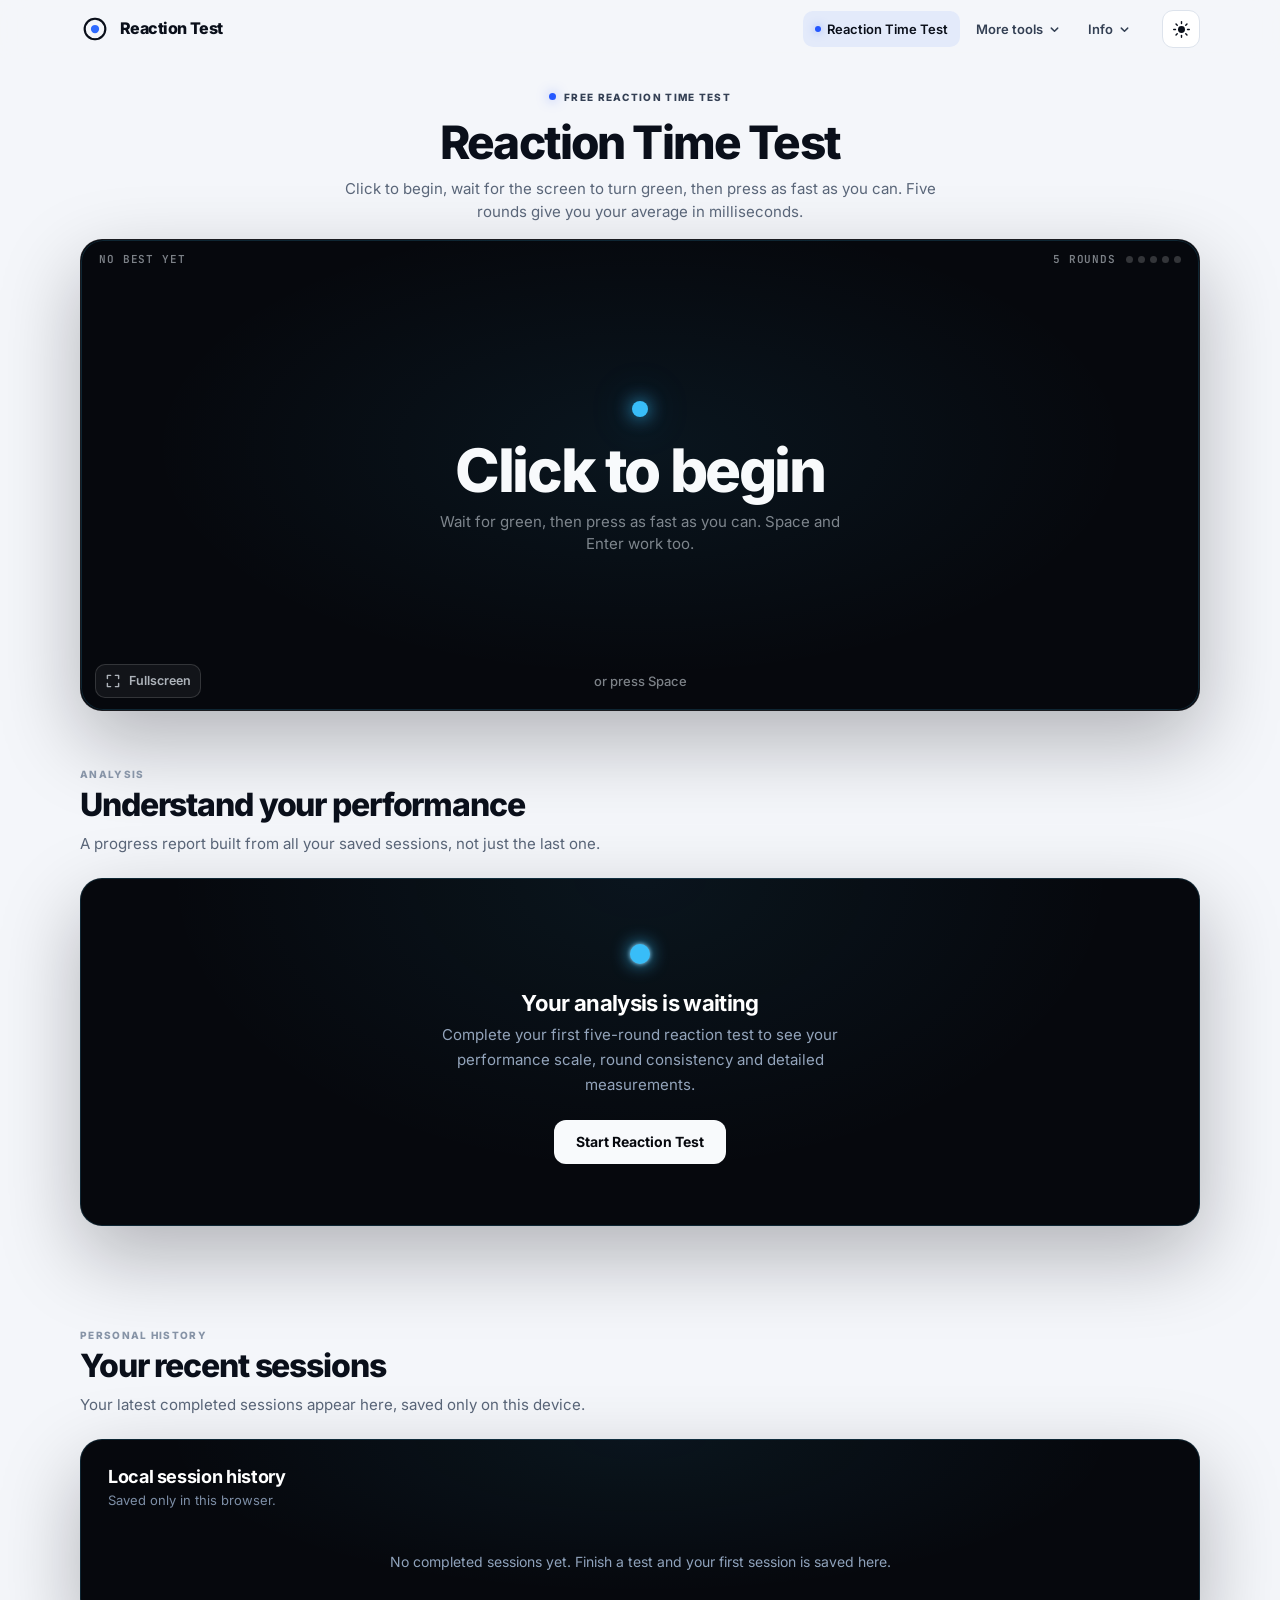
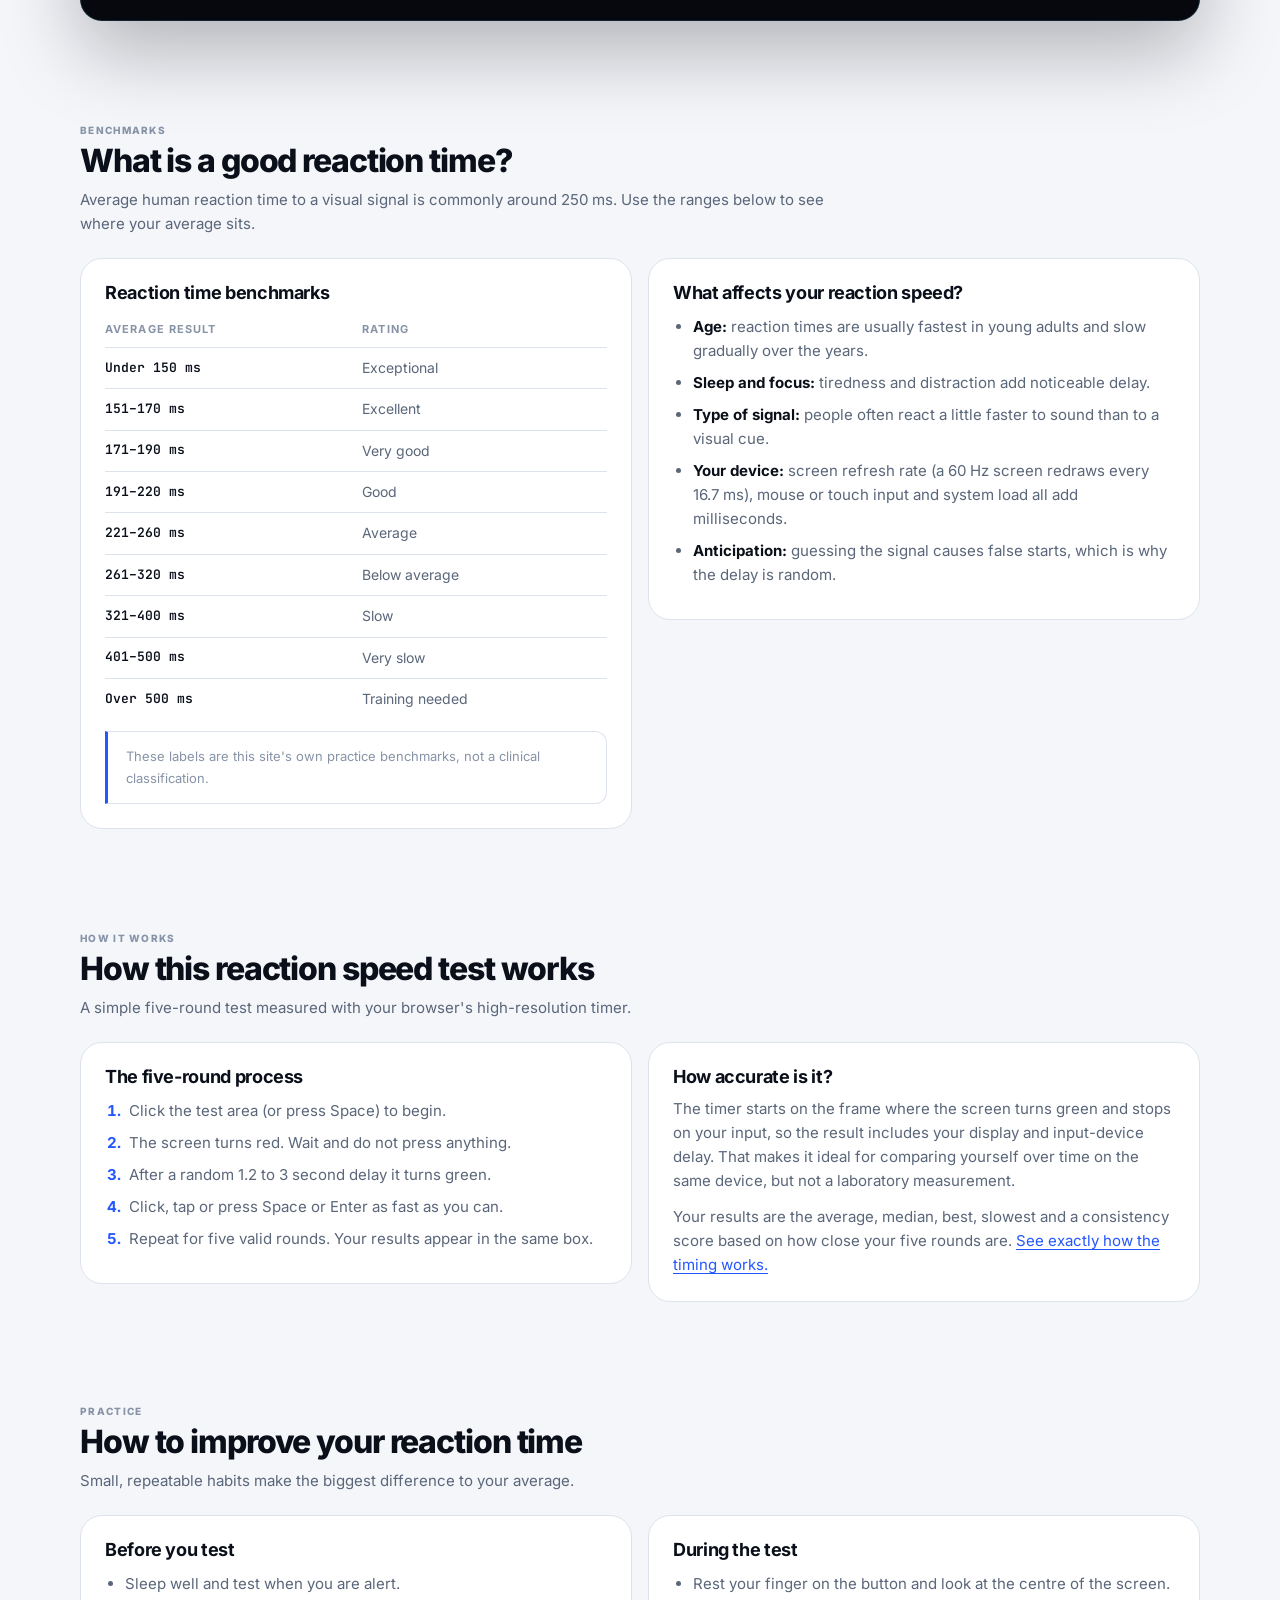
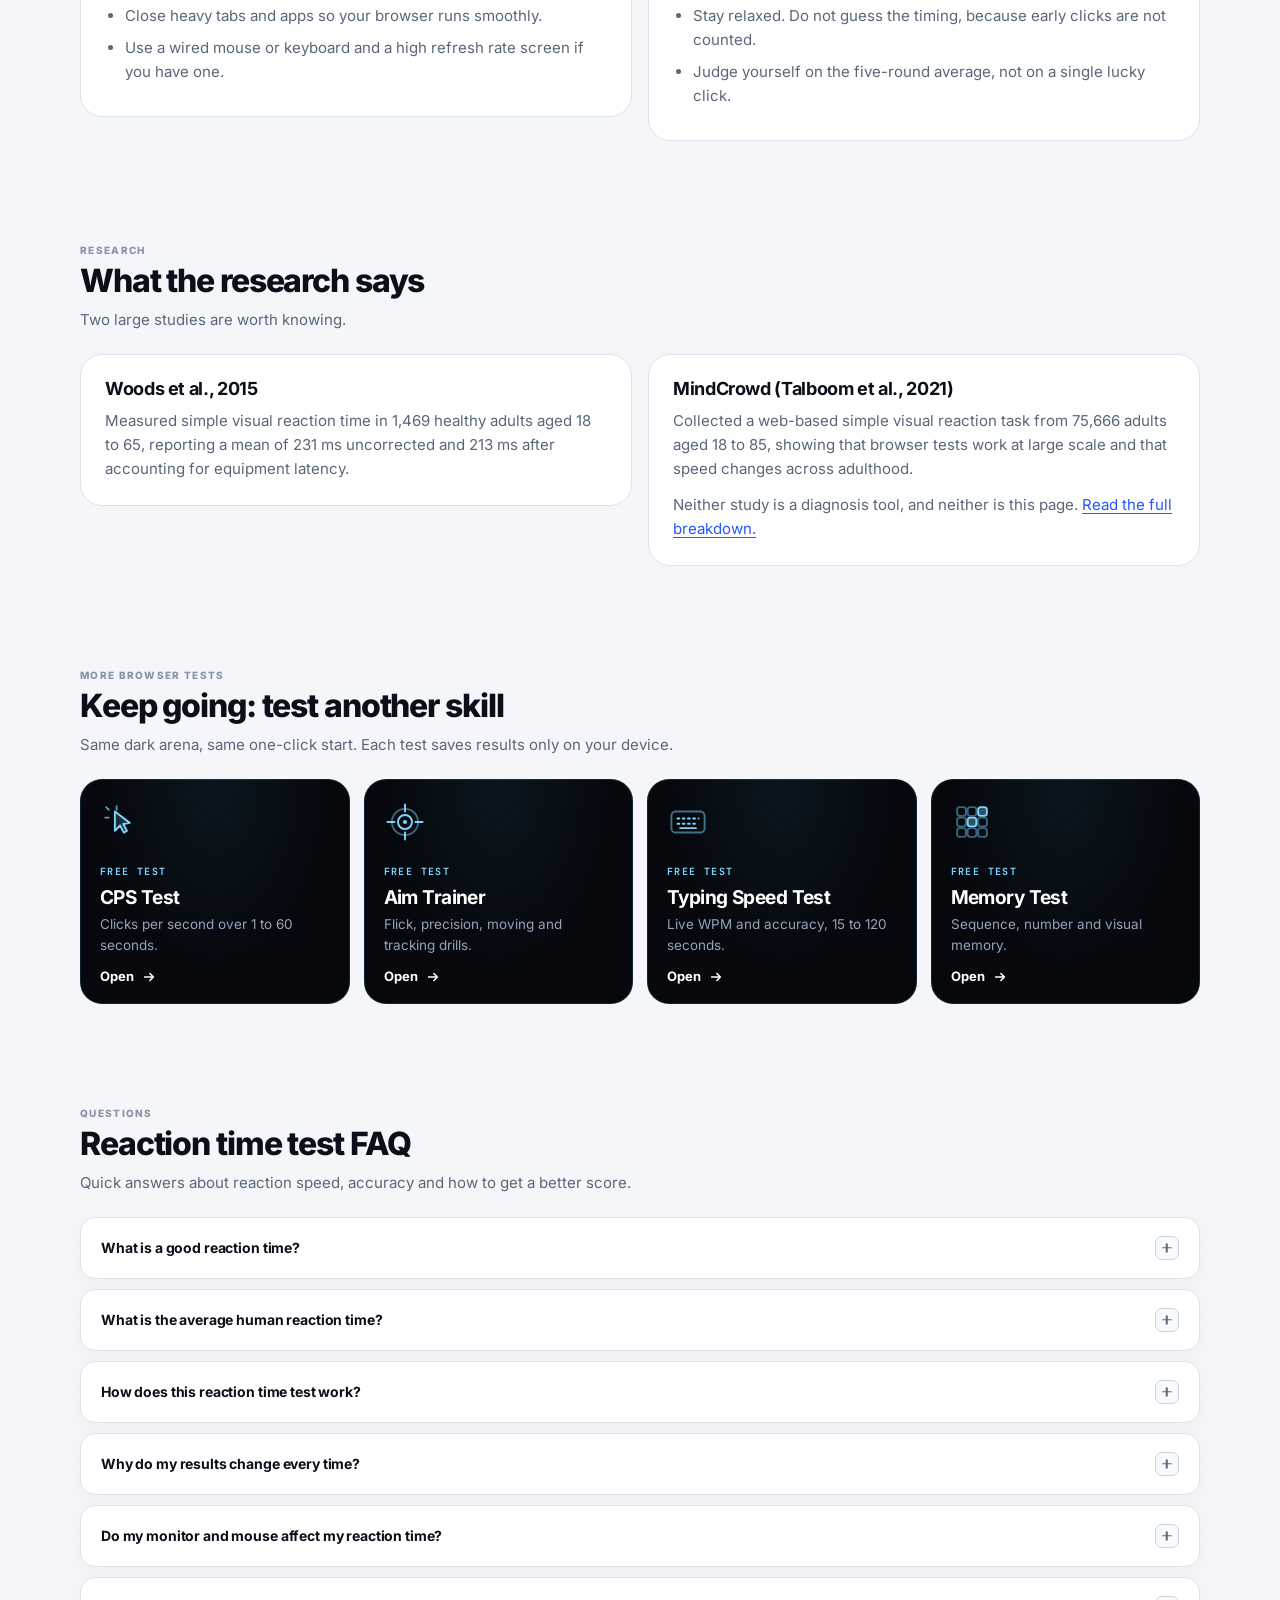
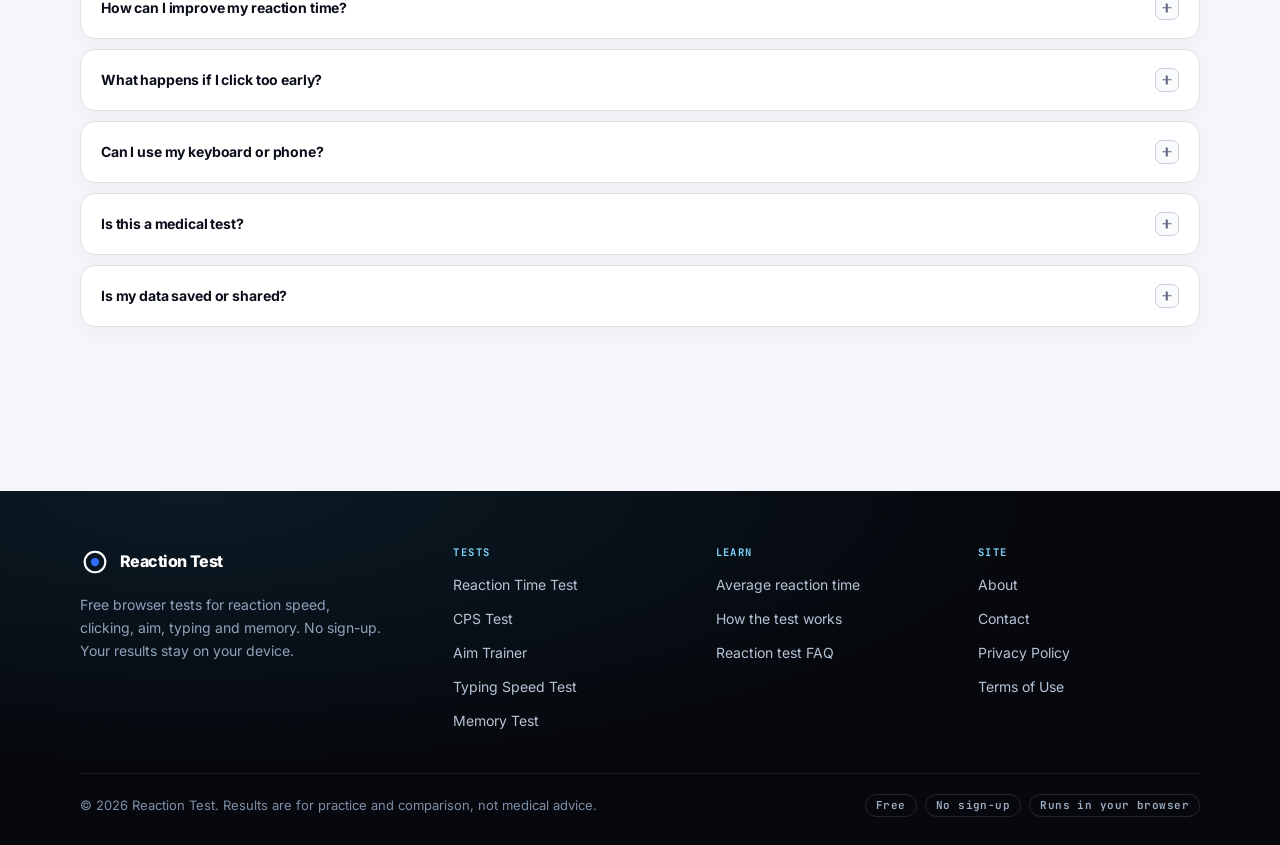
<file: index.html>
<!doctype html>
<html lang="en">
<head>
<meta charset="utf-8">
<meta name="viewport" content="width=device-width,initial-scale=1">
<title>Reaction Time Test – Check Your Reaction Speed in ms</title>
<meta name="description" content="Free online reaction time test. Click when the screen turns green, play 5 rounds and see your average in milliseconds, best time and consistency. No signup.">
<meta name="robots" content="index,follow,max-image-preview:large">
<link rel="canonical" href=" https://peterkhan1.github.io/Reaction-Time-Test//">
<meta name="theme-color" content="#f4f6fa">
<script src="assets/js/theme.js?v=87739050"></script>
<meta property="og:type" content="website">
<meta property="og:site_name" content="Reaction Test">
<meta property="og:locale" content="en_US">
<meta property="og:title" content="Reaction Time Test – Check Your Reaction Speed in ms">
<meta property="og:description" content="Free online reaction time test. Click when the screen turns green, play 5 rounds and see your average in milliseconds, best time and consistency. No signup.">
<meta property="og:url" content=" https://peterkhan1.github.io/Reaction-Time-Test//">
<meta property="og:image" content=" https://peterkhan1.github.io/Reaction-Time-Test//assets/og/index.png">
<meta property="og:image:width" content="1200">
<meta property="og:image:height" content="630">
<meta property="og:image:alt" content="Reaction Time Test – Check Your Reaction Speed in ms">
<meta name="twitter:card" content="summary_large_image">
<meta name="twitter:title" content="Reaction Time Test – Check Your Reaction Speed in ms">
<meta name="twitter:description" content="Free online reaction time test. Click when the screen turns green, play 5 rounds and see your average in milliseconds, best time and consistency. No signup.">
<meta name="twitter:image" content=" https://peterkhan1.github.io/Reaction-Time-Test//assets/og/index.png">
<meta name="google-site-verification" content="RPOOpBJqKXpEspBE-X5GAwmb4Y4ZN1q6od2v2b3wAmw" />
<link rel="icon" href="favicon.svg" type="image/svg+xml">
<link rel="icon" href="assets/img/favicon-32.png" sizes="32x32" type="image/png">
<link rel="apple-touch-icon" href="assets/img/apple-touch-icon.png">
<link rel="manifest" href="site.webmanifest">
<link rel="preload" href="assets/fonts/inter-latin-wght-normal.woff2" as="font" type="font/woff2" crossorigin>
<link rel="preload" href="assets/fonts/jetbrains-mono-latin-wght-normal.woff2" as="font" type="font/woff2" crossorigin>
<link rel="stylesheet" href="assets/css/site.css?v=87739050">
<link rel="stylesheet" href="assets/css/arena.css?v=87739050">
<script type="application/ld+json">[{"@context":"https://schema.org","@type":"WebApplication","name":"Reaction Time Test","url":" https://peterkhan1.github.io/Reaction-Time-Test//","applicationCategory":"GameApplication","operatingSystem":"Any (web browser)","browserRequirements":"Requires JavaScript","description":"Free online reaction time test. Click when the screen turns green, play 5 rounds and see your average in milliseconds, best time and consistency. No signup.","inLanguage":"en","offers":{"@type":"Offer","price":"0","priceCurrency":"USD"},"isAccessibleForFree":true,"alternateName":"Reaction Test"},{"@context":"https://schema.org","@type":"WebSite","name":"Reaction Test","url":" https://peterkhan1.github.io/Reaction-Time-Test//","inLanguage":"en"},{"@context":"https://schema.org","@type":"BreadcrumbList","itemListElement":[{"@type":"ListItem","position":1,"name":"Home","item":" https://peterkhan1.github.io/Reaction-Time-Test//"}]}]</script>
</head>
<body>
<a class="skip" href="#top">Skip to content</a>
<header class="site-header">
  <div class="container nav">
    <a class="brand" href="index.html" aria-label="Reaction Test home"><span class="mark" aria-hidden="true"><svg viewBox="0 0 32 32"><circle class="m-r1" cx="16" cy="16" r="11"/><circle class="m-r2" cx="16" cy="16" r="11"/><circle class="m-core" cx="16" cy="16" r="4.4"/></svg></span><span>Reaction Test</span></a>
    <button class="theme-btn" type="button" data-theme-toggle aria-pressed="false" aria-label="Switch to dark mode"><svg class="theme-ico" viewBox="0 0 24 24" fill="none" stroke="currentColor" stroke-width="1.8" stroke-linecap="round" aria-hidden="true"><mask id="tm1"><rect width="24" height="24" fill="#fff"/><circle class="mask-dot" cx="15.5" cy="8.5" r="6" fill="#000"/></mask><circle class="core" cx="12" cy="12" r="5" mask="url(#tm1)"/><g class="rays"><line x1="12" y1="2.2" x2="12" y2="4.4" transform="rotate(0 12 12)"/><line x1="12" y1="2.2" x2="12" y2="4.4" transform="rotate(45 12 12)"/><line x1="12" y1="2.2" x2="12" y2="4.4" transform="rotate(90 12 12)"/><line x1="12" y1="2.2" x2="12" y2="4.4" transform="rotate(135 12 12)"/><line x1="12" y1="2.2" x2="12" y2="4.4" transform="rotate(180 12 12)"/><line x1="12" y1="2.2" x2="12" y2="4.4" transform="rotate(225 12 12)"/><line x1="12" y1="2.2" x2="12" y2="4.4" transform="rotate(270 12 12)"/><line x1="12" y1="2.2" x2="12" y2="4.4" transform="rotate(315 12 12)"/></g></svg></button>
    <button class="nav-toggle" id="navToggle" type="button" aria-expanded="false" aria-controls="siteNav" aria-label="Open menu"><span></span><span></span><span></span></button>
    <nav class="links" id="siteNav" aria-label="Primary navigation">
      <a class="nav-main" href="index.html" aria-current="page">Reaction Time Test</a>
      <div class="dd">
        <button class="dd-btn" type="button" aria-expanded="false" aria-haspopup="true">More tools <svg class="chev" viewBox="0 0 12 12" aria-hidden="true"><path d="M2.5 4.5 6 8l3.5-3.5" fill="none" stroke="currentColor" stroke-width="1.6" stroke-linecap="round" stroke-linejoin="round"/></svg></button>
        <div class="dd-menu" role="menu">
          <div class="dd-title">Free tools</div>
          <a class="dd-item" role="menuitem" href="cps-test.html"><span>CPS Test</span><small>Clicks / sec</small></a><a class="dd-item" role="menuitem" href="aim-trainer.html"><span>Aim Trainer</span><small>5 modes</small></a><a class="dd-item" role="menuitem" href="typing-test.html"><span>Typing Speed Test</span><small>WPM</small></a><a class="dd-item" role="menuitem" href="memory-test.html"><span>Memory Test</span><small>3 games</small></a>
        </div>
      </div>
      <div class="dd">
        <button class="dd-btn" type="button" aria-expanded="false" aria-haspopup="true">Info <svg class="chev" viewBox="0 0 12 12" aria-hidden="true"><path d="M2.5 4.5 6 8l3.5-3.5" fill="none" stroke="currentColor" stroke-width="1.6" stroke-linecap="round" stroke-linejoin="round"/></svg></button>
        <div class="dd-menu" role="menu">
          <div class="dd-title">Learn</div>
          <a class="dd-item" role="menuitem" href="average-reaction-time.html"><span>Average reaction time</span></a>
          <a class="dd-item" role="menuitem" href="methodology.html"><span>How the test works</span></a>
          <div class="dd-sep"></div>
          <div class="dd-title">Site</div>
          <a class="dd-item" role="menuitem" href="about.html"><span>About</span></a>
          <a class="dd-item" role="menuitem" href="contact.html"><span>Contact</span></a>
          <a class="dd-item" role="menuitem" href="privacy.html"><span>Privacy Policy</span></a>
          <a class="dd-item" role="menuitem" href="terms.html"><span>Terms of Use</span></a>
        </div>
      </div>
    </nav>
    <span class="progress" aria-hidden="true"></span>
  </div>
</header>
<div class="toast" id="toast" role="status" aria-live="polite"></div>
<main id="top">
<div class="container">
<section class="tool-hero"><div class="eyebrow"><span class="dot"></span>Free reaction time test</div><h1>Reaction Time Test</h1><p>Click to begin, wait for the screen to turn green, then press as fast as you can. Five rounds give you your average in milliseconds.</p></section>
<section class="arena-card" id="test" aria-label="Reaction time test"><div class="arena rx" id="arena" tabindex="0" role="group" aria-label="Reaction time test area. Click or press Space to begin" data-state="ready">
        <div class="a-progress" id="prog"></div>
        <div class="a-top">
          <span class="pb" id="pb">No best yet</span>
          <div class="a-right"><div class="round-wrap"><span id="roundTxt">5 rounds</span><div class="dots" id="dots"></div></div></div>
        </div>
        <div class="view v-ready"><span class="blink-dot" aria-hidden="true"></span><div class="state">Click to begin</div><p class="help">Wait for green, then press as fast as you can. Space and Enter work too.</p></div>
        <div class="view v-run" aria-live="polite"><div class="state" id="runState"></div><p class="help" id="runHelp"></p></div>
        <div class="view v-result" aria-live="polite">
          <div class="r-kick" id="rKick"></div>
          <div class="r-main"><span class="r-num" id="rNum">0</span><span class="r-unit">MS</span></div>
          <div class="r-badges"><span class="tier" id="rTier"></span><span class="newbest" id="rBest" hidden>New best</span><span class="delta" id="rDelta" hidden></span></div>
          <div class="r-scale"><div class="scale" id="scale"><div class="scale-track"></div><div class="scale-pin" id="pin"><span id="pinTxt"></span></div><div class="scale-ticks"><span>120</span><span>200</span><span>280</span><span>360</span><span>440+</span></div></div></div>
          <div class="rbars" id="rbars" aria-hidden="true"></div>
          <div class="tiles"><div class="tile"><b id="tMed">0</b><span>Median</span></div><div class="tile"><b id="tBest">0</b><span>Best</span></div><div class="tile"><b id="tSlow">0</b><span>Slowest</span></div><div class="tile"><b id="tCons">0</b><span>Consistency</span></div></div>
          <div class="r-actions">
            <button class="btn-main" id="again" type="button">Try again</button>
            <button class="a-btn" id="share" type="button">Share</button>
          </div>
        </div>
        <span class="a-hint" id="hint"></span>
        <button class="a-btn a-reset" id="reset" type="button">Reset</button>
        
      </div></section>
<section class="section" id="analysis"><div class="section-head"><span class="label">Analysis</span><h2>Understand your performance</h2><p>A progress report built from all your saved sessions, not just the last one.</p></div>
<div class="dpanel">
  <div class="an-empty" id="anEmpty"><span class="live-dot" aria-hidden="true"></span><h3>Your analysis is waiting</h3><p>Complete your first five-round reaction test to see your performance scale, round consistency and detailed measurements.</p><button class="btn-main" id="anStart" type="button">Start Reaction Test</button></div>
  <div class="an-data" id="anData" hidden>
    <div class="an-head"><span class="live-dot" aria-hidden="true"></span><span id="anKick"></span><span id="anWhen"></span></div>
    <div class="an-kpis" id="anKpis"></div>
    <div class="an-grid2">
      <article class="an-card"><h3>Your trend</h3><p class="note" id="anTrendNote"></p><div class="trend" id="anTrend"></div></article>
      <article class="an-card"><h3 id="anMixTitle"></h3><p class="note" id="anMixNote"></p><div class="mix" id="anMix"></div></article>
    </div>
    <div class="an-ins" id="anIns"></div>
    <div class="an-coach" id="anCoach"><span class="live-dot" aria-hidden="true"></span><p id="anCoachTxt"></p></div>
  </div>
</div></section>
<section class="section" id="history"><div class="section-head"><span class="label">Personal history</span><h2>Your recent sessions</h2><p>Your latest completed sessions appear here, saved only on this device.</p></div>
<div class="dpanel">
  <div class="hist-head"><div><h3>Local session history</h3><p id="histNote">Saved only in this browser.</p></div><button class="a-btn" id="histClear" type="button" hidden>Clear history</button></div>
  <div class="spark" id="histSpark" hidden></div>
  <div class="h-wrap" id="histTable"></div>
</div></section><section class="section" id="average"><div class="section-head"><span class="label">Benchmarks</span><h2>What is a good reaction time?</h2><p>Average human reaction time to a visual signal is commonly around 250 ms. Use the ranges below to see where your average sits.</p></div><div class="content-grid"><article class="content-card"><h3>Reaction time benchmarks</h3><div class="ref-wrap"><table class="ref-table"><thead><tr><th>Average result</th><th>Rating</th></tr></thead><tbody><tr><td>Under 150 ms</td><td>Exceptional</td></tr><tr><td>151–170 ms</td><td>Excellent</td></tr><tr><td>171–190 ms</td><td>Very good</td></tr><tr><td>191–220 ms</td><td>Good</td></tr><tr><td>221–260 ms</td><td>Average</td></tr><tr><td>261–320 ms</td><td>Below average</td></tr><tr><td>321–400 ms</td><td>Slow</td></tr><tr><td>401–500 ms</td><td>Very slow</td></tr><tr><td>Over 500 ms</td><td>Training needed</td></tr></tbody></table></div><p class="note">These labels are this site's own practice benchmarks, not a clinical classification.</p></article><article class="content-card"><h3>What affects your reaction speed?</h3><ul><li><strong>Age:</strong> reaction times are usually fastest in young adults and slow gradually over the years.</li><li><strong>Sleep and focus:</strong> tiredness and distraction add noticeable delay.</li><li><strong>Type of signal:</strong> people often react a little faster to sound than to a visual cue.</li><li><strong>Your device:</strong> screen refresh rate (a 60 Hz screen redraws every 16.7 ms), mouse or touch input and system load all add milliseconds.</li><li><strong>Anticipation:</strong> guessing the signal causes false starts, which is why the delay is random.</li></ul></article></div></section><section class="section" id="method"><div class="section-head"><span class="label">How it works</span><h2>How this reaction speed test works</h2><p>A simple five-round test measured with your browser's high-resolution timer.</p></div><div class="content-grid"><article class="content-card"><h3>The five-round process</h3><ol class="steps"><li>Click the test area (or press Space) to begin.</li><li>The screen turns red. Wait and do not press anything.</li><li>After a random 1.2 to 3 second delay it turns green.</li><li>Click, tap or press Space or Enter as fast as you can.</li><li>Repeat for five valid rounds. Your results appear in the same box.</li></ol></article><article class="content-card"><h3>How accurate is it?</h3><p>The timer starts on the frame where the screen turns green and stops on your input, so the result includes your display and input-device delay. That makes it ideal for comparing yourself over time on the same device, but not a laboratory measurement.</p><p>Your results are the average, median, best, slowest and a consistency score based on how close your five rounds are. <a href="methodology.html">See exactly how the timing works.</a></p></article></div></section><section class="section" id="improve"><div class="section-head"><span class="label">Practice</span><h2>How to improve your reaction time</h2><p>Small, repeatable habits make the biggest difference to your average.</p></div><div class="content-grid"><article class="content-card"><h3>Before you test</h3><ul><li>Sleep well and test when you are alert.</li><li>Close heavy tabs and apps so your browser runs smoothly.</li><li>Use a wired mouse or keyboard and a high refresh rate screen if you have one.</li></ul></article><article class="content-card"><h3>During the test</h3><ul><li>Rest your finger on the button and look at the centre of the screen.</li><li>Stay relaxed. Do not guess the timing, because early clicks are not counted.</li><li>Judge yourself on the five-round average, not on a single lucky click.</li></ul></article></div></section><section class="section" id="science"><div class="section-head"><span class="label">Research</span><h2>What the research says</h2><p>Two large studies are worth knowing.</p></div><div class="content-grid"><article class="content-card"><h3>Woods et al., 2015</h3><p>Measured simple visual reaction time in 1,469 healthy adults aged 18 to 65, reporting a mean of 231 ms uncorrected and 213 ms after accounting for equipment latency.</p></article><article class="content-card"><h3>MindCrowd (Talboom et al., 2021)</h3><p>Collected a web-based simple visual reaction task from 75,666 adults aged 18 to 85, showing that browser tests work at large scale and that speed changes across adulthood.</p><p class="fine">Neither study is a diagnosis tool, and neither is this page. <a href="average-reaction-time.html">Read the full breakdown.</a></p></article></div></section><section class="section" id="more"><div class="section-head"><span class="label">More browser tests</span><h2>Keep going: test another skill</h2><p>Same dark arena, same one-click start. Each test saves results only on your device.</p></div><div class="tcards"><a class="tcard" href="cps-test.html"><span class="ico"><svg viewBox="0 0 48 48" fill="none" stroke="currentColor" stroke-width="2.2" stroke-linecap="round" stroke-linejoin="round" aria-hidden="true"><path d="M17 12l17 13-7.4 1.3 4.2 8-3.6 1.8-4.2-8.1L17 34z" fill="currentColor" fill-opacity=".18"/><path class="p" d="M10 10l-3-3M10 19H6M19 10V6" opacity=".7"/></svg></span><small>Free test</small><h3>CPS Test</h3><p>Clicks per second over 1 to 60 seconds.</p><span class="go">Open <svg viewBox="0 0 16 16" fill="none" stroke="currentColor" stroke-width="1.8" stroke-linecap="round" stroke-linejoin="round" aria-hidden="true"><path d="M3 8h10M9 4l4 4-4 4"/></svg></span></a><a class="tcard" href="aim-trainer.html"><span class="ico"><svg viewBox="0 0 48 48" fill="none" stroke="currentColor" stroke-width="2.2" stroke-linecap="round" aria-hidden="true"><circle cx="24" cy="24" r="15" opacity=".45"/><circle class="p" cx="24" cy="24" r="8"/><circle cx="24" cy="24" r="2.4" fill="currentColor" stroke="none"/><path d="M24 4v8M24 36v8M4 24h8M36 24h8"/></svg></span><small>Free test</small><h3>Aim Trainer</h3><p>Flick, precision, moving and tracking drills.</p><span class="go">Open <svg viewBox="0 0 16 16" fill="none" stroke="currentColor" stroke-width="1.8" stroke-linecap="round" stroke-linejoin="round" aria-hidden="true"><path d="M3 8h10M9 4l4 4-4 4"/></svg></span></a><a class="tcard" href="typing-test.html"><span class="ico"><svg viewBox="0 0 48 48" fill="none" stroke="currentColor" stroke-width="2.2" stroke-linecap="round" stroke-linejoin="round" aria-hidden="true"><rect x="5" y="12" width="38" height="24" rx="5" opacity=".5"/><path d="M12 20h2M18 20h2M24 20h2M30 20h2M36 20h0M12 26h2M18 26h2M24 26h2M30 26h2"/><path class="p" d="M15 31h18"/></svg></span><small>Free test</small><h3>Typing Speed Test</h3><p>Live WPM and accuracy, 15 to 120 seconds.</p><span class="go">Open <svg viewBox="0 0 16 16" fill="none" stroke="currentColor" stroke-width="1.8" stroke-linecap="round" stroke-linejoin="round" aria-hidden="true"><path d="M3 8h10M9 4l4 4-4 4"/></svg></span></a><a class="tcard" href="memory-test.html"><span class="ico"><svg viewBox="0 0 48 48" fill="none" stroke="currentColor" stroke-width="2.2" aria-hidden="true"><rect x="7" y="7" width="10" height="10" rx="3" opacity=".45"/><rect x="19" y="7" width="10" height="10" rx="3" opacity=".45"/><rect x="31" y="7" width="10" height="10" rx="3" class="p" fill="currentColor" fill-opacity=".35"/><rect x="7" y="19" width="10" height="10" rx="3" opacity=".45"/><rect x="19" y="19" width="10" height="10" rx="3" fill="currentColor" fill-opacity=".35"/><rect x="31" y="19" width="10" height="10" rx="3" opacity=".45"/><rect x="7" y="31" width="10" height="10" rx="3" opacity=".45"/><rect x="19" y="31" width="10" height="10" rx="3" opacity=".45"/><rect x="31" y="31" width="10" height="10" rx="3" opacity=".45"/></svg></span><small>Free test</small><h3>Memory Test</h3><p>Sequence, number and visual memory.</p><span class="go">Open <svg viewBox="0 0 16 16" fill="none" stroke="currentColor" stroke-width="1.8" stroke-linecap="round" stroke-linejoin="round" aria-hidden="true"><path d="M3 8h10M9 4l4 4-4 4"/></svg></span></a></div></section><section class="faq" id="faq"><div class="section-head"><span class="label">Questions</span><h2>Reaction time test FAQ</h2><p>Quick answers about reaction speed, accuracy and how to get a better score.</p></div><div class="faq-list"><details><summary>What is a good reaction time?<span class="faq-plus" aria-hidden="true"></span></summary><p>For a visual test like this one, anything under about 200 ms is considered good, and under 170 ms is excellent. Most people land between 200 and 300 ms. See the benchmark table above for how this site labels each range.</p></details><details><summary>What is the average human reaction time?<span class="faq-plus" aria-hidden="true"></span></summary><p>Online tests commonly report an average of roughly 250 ms for a visual signal, though results vary with age, device, display and test design. A large 2015 lab study found a mean of 231 ms. Treat it as a rough reference point, not a fixed standard.</p></details><details><summary>How does this reaction time test work?<span class="faq-plus" aria-hidden="true"></span></summary><p>Click the test area to begin. The screen turns red, then turns green after a random delay of 1.2 to 3 seconds. Click, tap or press Space or Enter as soon as it turns green. Five valid rounds give you your average, median, best and slowest times.</p></details><details><summary>Why do my results change every time?<span class="faq-plus" aria-hidden="true"></span></summary><p>Reaction time naturally varies from attempt to attempt because of attention, tiredness and anticipation. Your device matters too: display refresh rate, input lag and background load all add small delays. Compare the average of five rounds rather than a single click.</p></details><details><summary>Do my monitor and mouse affect my reaction time?<span class="faq-plus" aria-hidden="true"></span></summary><p>Yes, slightly. A 60 Hz display updates about every 16.7 ms, while a 144 Hz display updates about every 6.9 ms. Wired mice and keyboards usually add less delay than wireless or touch input. Use the same setup when comparing results.</p></details><details><summary>How can I improve my reaction time?<span class="faq-plus" aria-hidden="true"></span></summary><p>Get enough sleep, stay focused and warm up with a few practice rounds. Keep the same device and input method, and look at the centre of the screen rather than scanning. Gains from practice are real but level off after a while.</p></details><details><summary>What happens if I click too early?<span class="faq-plus" aria-hidden="true"></span></summary><p>That round is not counted. The screen shows "Too soon!" and you click again to repeat the same round, so every result in your average is a genuine reaction to the green signal.</p></details><details><summary>Can I use my keyboard or phone?<span class="faq-plus" aria-hidden="true"></span></summary><p>Yes. Mouse click, touch, Space and Enter all work. For the fairest comparison, stick with one input method.</p></details><details><summary>Is this a medical test?<span class="faq-plus" aria-hidden="true"></span></summary><p>No. It is a browser-based benchmark for practice and casual comparison, not a medical or laboratory assessment. Speak to a doctor if you are worried about your reflexes.</p></details><details><summary>Is my data saved or shared?<span class="faq-plus" aria-hidden="true"></span></summary><p>No account is needed. Your recent sessions are stored only in your own browser, and you can clear them any time from the history section.</p></details></div></section></div>
</main>
<footer class="site-footer">
  <div class="container">
    <div class="foot-grid">
      <div class="foot-brand">
        <a class="brand" href="index.html" aria-label="Reaction Test home"><span class="mark" aria-hidden="true"><svg viewBox="0 0 32 32"><circle class="m-r1" cx="16" cy="16" r="11"/><circle class="m-r2" cx="16" cy="16" r="11"/><circle class="m-core" cx="16" cy="16" r="4.4"/></svg></span><span>Reaction Test</span></a>
        <p>Free browser tests for reaction speed, clicking, aim, typing and memory. No sign-up. Your results stay on your device.</p>
      </div>
      <div><h4>Tests</h4><ul><li><a href="index.html">Reaction Time Test</a></li><li><a href="cps-test.html">CPS Test</a></li><li><a href="aim-trainer.html">Aim Trainer</a></li><li><a href="typing-test.html">Typing Speed Test</a></li><li><a href="memory-test.html">Memory Test</a></li></ul></div>
      <div><h4>Learn</h4><ul><li><a href="average-reaction-time.html">Average reaction time</a></li><li><a href="methodology.html">How the test works</a></li><li><a href="index.html#faq">Reaction test FAQ</a></li></ul></div>
      <div><h4>Site</h4><ul><li><a href="about.html">About</a></li><li><a href="contact.html">Contact</a></li><li><a href="privacy.html">Privacy Policy</a></li><li><a href="terms.html">Terms of Use</a></li></ul></div>
    </div>
    <div class="foot-bottom"><span>© 2026 Reaction Test. Results are for practice and comparison, not medical advice.</span><span class="chips"><i>Free</i><i>No sign-up</i><i>Runs in your browser</i></span></div>
  </div>
</footer>
<script src="assets/js/site.js?v=87739050" defer></script>
<script src="assets/js/engine.js?v=87739050" defer></script>
<script src="assets/js/fullscreen.js?v=87739050" defer></script>
<script src="assets/js/reaction.js?v=87739050" defer></script>
</body>
</html>
</file>
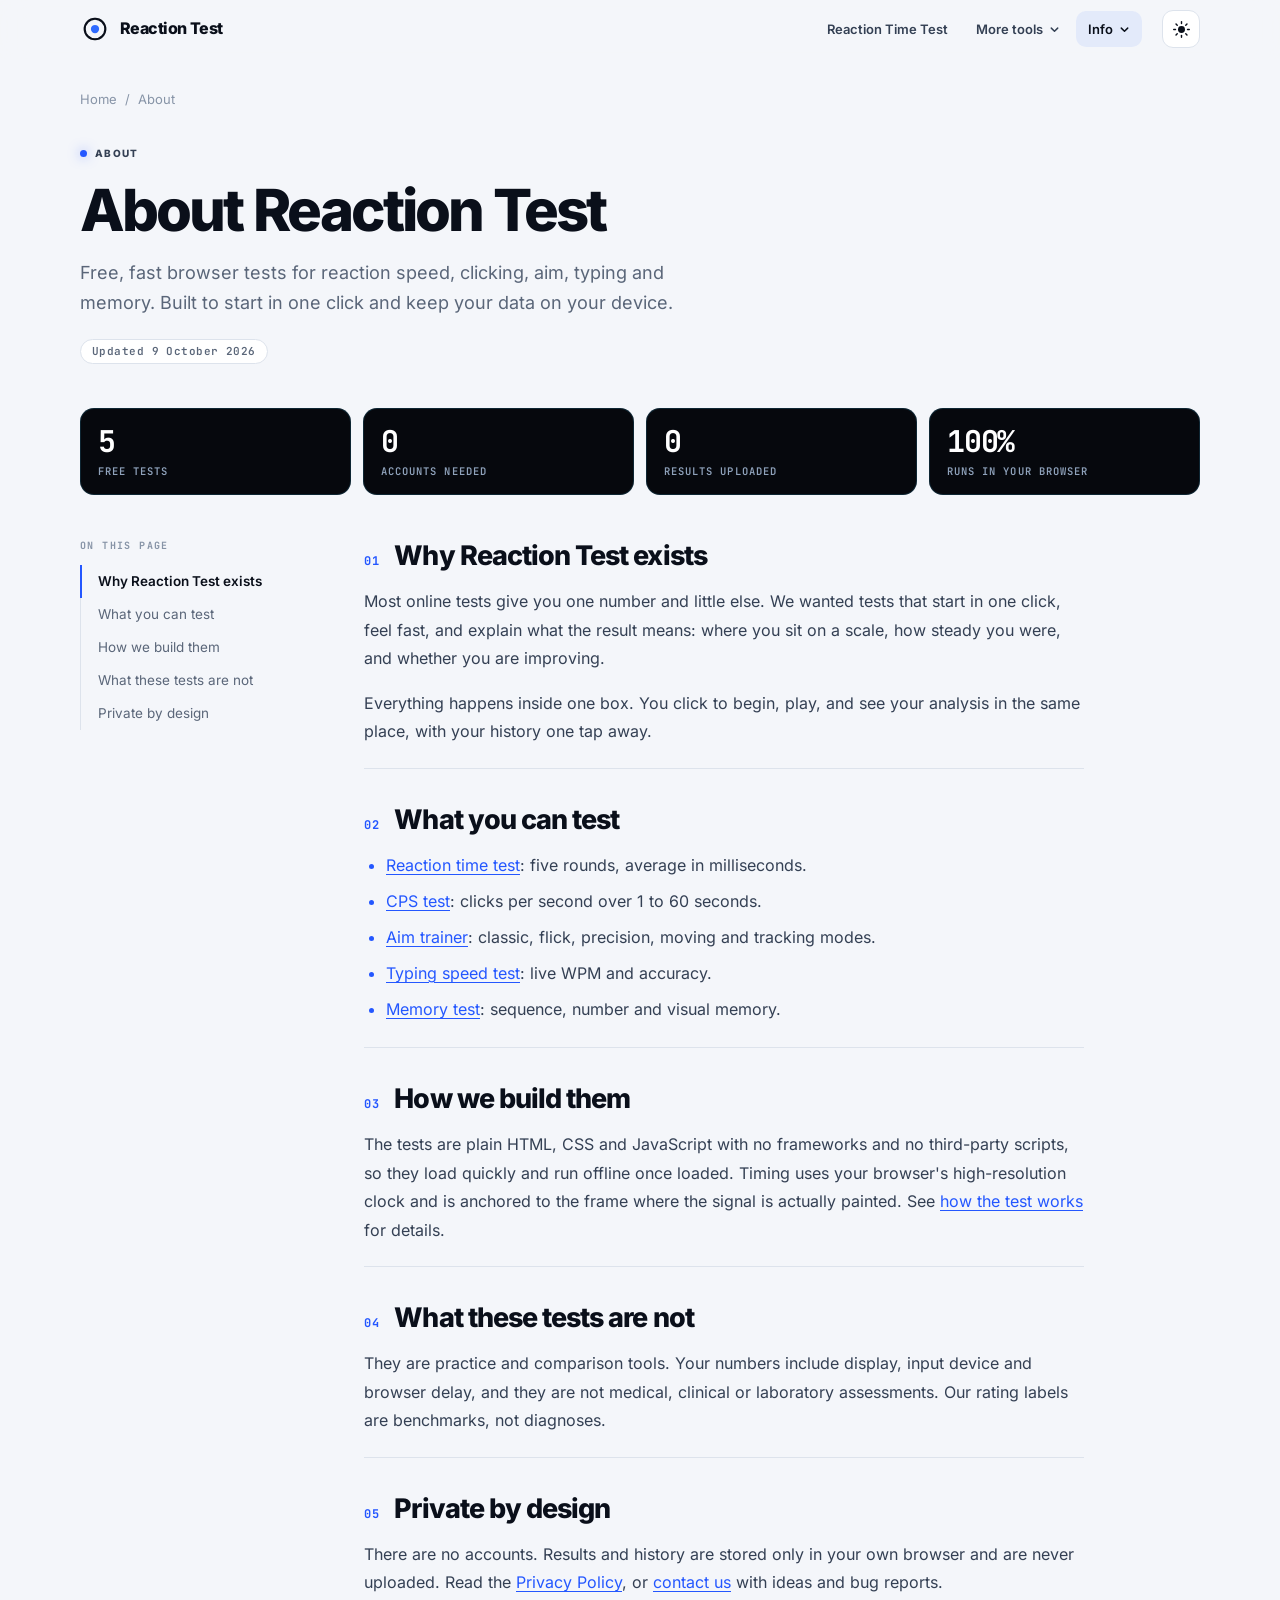
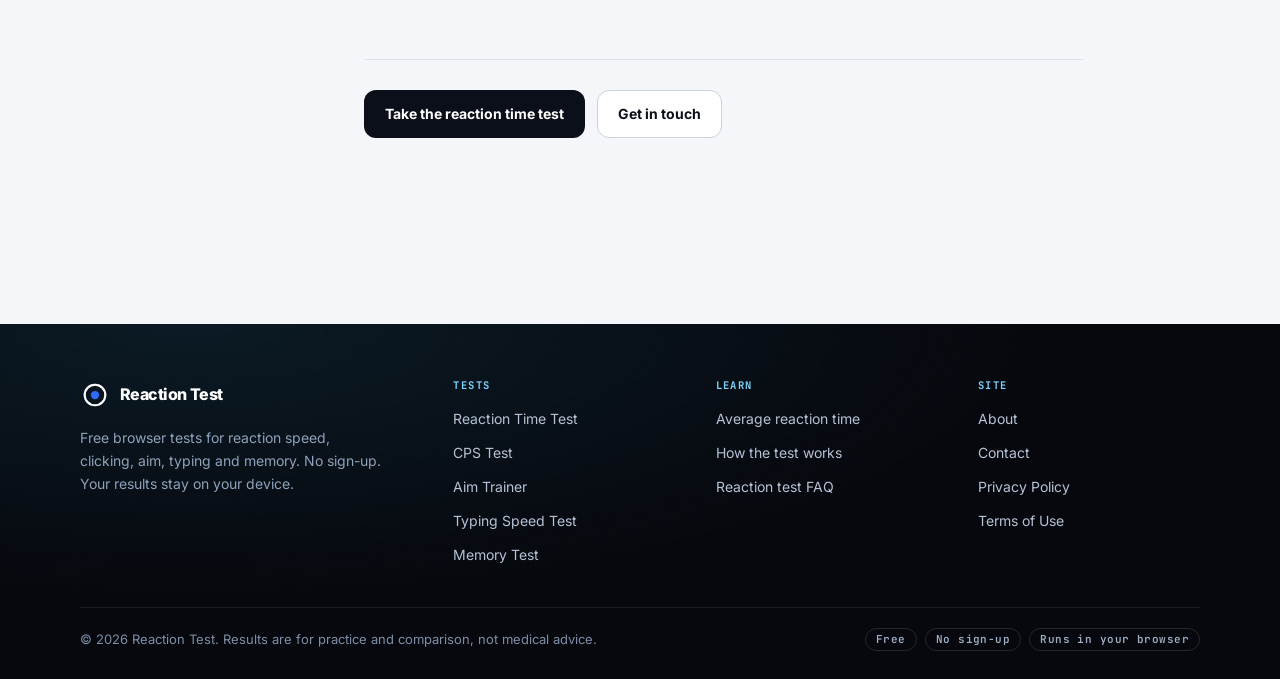
<file: about.html>
<!doctype html>
<html lang="en">
<head>
<meta charset="utf-8">
<meta name="viewport" content="width=device-width,initial-scale=1">
<title>About Reaction Test – Free Online Reaction &amp; Skill Tests</title>
<meta name="description" content="Reaction Test offers free browser tests for reaction time, click speed, aim, typing and memory. Learn how we build them and why your results stay private.">
<meta name="robots" content="index,follow,max-image-preview:large">
<link rel="canonical" href="https://example.com/about.html">
<meta name="theme-color" content="#f4f6fa">
<script src="assets/js/theme.js?v=87739050"></script>
<meta property="og:type" content="website">
<meta property="og:site_name" content="Reaction Test">
<meta property="og:locale" content="en_US">
<meta property="og:title" content="About Reaction Test – Free Online Reaction &amp; Skill Tests">
<meta property="og:description" content="Reaction Test offers free browser tests for reaction time, click speed, aim, typing and memory. Learn how we build them and why your results stay private.">
<meta property="og:url" content="https://example.com/about.html">
<meta property="og:image" content="https://example.com/assets/og/about.png">
<meta property="og:image:width" content="1200">
<meta property="og:image:height" content="630">
<meta property="og:image:alt" content="About Reaction Test – Free Online Reaction &amp; Skill Tests">
<meta name="twitter:card" content="summary_large_image">
<meta name="twitter:title" content="About Reaction Test – Free Online Reaction &amp; Skill Tests">
<meta name="twitter:description" content="Reaction Test offers free browser tests for reaction time, click speed, aim, typing and memory. Learn how we build them and why your results stay private.">
<meta name="twitter:image" content="https://example.com/assets/og/about.png">
<link rel="icon" href="favicon.svg" type="image/svg+xml">
<link rel="icon" href="assets/img/favicon-32.png" sizes="32x32" type="image/png">
<link rel="apple-touch-icon" href="assets/img/apple-touch-icon.png">
<link rel="manifest" href="site.webmanifest">
<link rel="preload" href="assets/fonts/inter-latin-wght-normal.woff2" as="font" type="font/woff2" crossorigin>
<link rel="preload" href="assets/fonts/jetbrains-mono-latin-wght-normal.woff2" as="font" type="font/woff2" crossorigin>
<link rel="stylesheet" href="assets/css/site.css?v=87739050">
<script type="application/ld+json">[{"@context":"https://schema.org","@type":"AboutPage","name":"About Reaction Test – Free Online Reaction & Skill Tests","url":"https://example.com/about.html","inLanguage":"en"},{"@context":"https://schema.org","@type":"BreadcrumbList","itemListElement":[{"@type":"ListItem","position":1,"name":"Home","item":"https://example.com/"},{"@type":"ListItem","position":2,"name":"About","item":"https://example.com/about.html"}]}]</script>
</head>
<body>
<a class="skip" href="#top">Skip to content</a>
<header class="site-header">
  <div class="container nav">
    <a class="brand" href="index.html" aria-label="Reaction Test home"><span class="mark" aria-hidden="true"><svg viewBox="0 0 32 32"><circle class="m-r1" cx="16" cy="16" r="11"/><circle class="m-r2" cx="16" cy="16" r="11"/><circle class="m-core" cx="16" cy="16" r="4.4"/></svg></span><span>Reaction Test</span></a>
    <button class="theme-btn" type="button" data-theme-toggle aria-pressed="false" aria-label="Switch to dark mode"><svg class="theme-ico" viewBox="0 0 24 24" fill="none" stroke="currentColor" stroke-width="1.8" stroke-linecap="round" aria-hidden="true"><mask id="tm1"><rect width="24" height="24" fill="#fff"/><circle class="mask-dot" cx="15.5" cy="8.5" r="6" fill="#000"/></mask><circle class="core" cx="12" cy="12" r="5" mask="url(#tm1)"/><g class="rays"><line x1="12" y1="2.2" x2="12" y2="4.4" transform="rotate(0 12 12)"/><line x1="12" y1="2.2" x2="12" y2="4.4" transform="rotate(45 12 12)"/><line x1="12" y1="2.2" x2="12" y2="4.4" transform="rotate(90 12 12)"/><line x1="12" y1="2.2" x2="12" y2="4.4" transform="rotate(135 12 12)"/><line x1="12" y1="2.2" x2="12" y2="4.4" transform="rotate(180 12 12)"/><line x1="12" y1="2.2" x2="12" y2="4.4" transform="rotate(225 12 12)"/><line x1="12" y1="2.2" x2="12" y2="4.4" transform="rotate(270 12 12)"/><line x1="12" y1="2.2" x2="12" y2="4.4" transform="rotate(315 12 12)"/></g></svg></button>
    <button class="nav-toggle" id="navToggle" type="button" aria-expanded="false" aria-controls="siteNav" aria-label="Open menu"><span></span><span></span><span></span></button>
    <nav class="links" id="siteNav" aria-label="Primary navigation">
      <a class="nav-main" href="index.html">Reaction Time Test</a>
      <div class="dd">
        <button class="dd-btn" type="button" aria-expanded="false" aria-haspopup="true">More tools <svg class="chev" viewBox="0 0 12 12" aria-hidden="true"><path d="M2.5 4.5 6 8l3.5-3.5" fill="none" stroke="currentColor" stroke-width="1.6" stroke-linecap="round" stroke-linejoin="round"/></svg></button>
        <div class="dd-menu" role="menu">
          <div class="dd-title">Free tools</div>
          <a class="dd-item" role="menuitem" href="cps-test.html"><span>CPS Test</span><small>Clicks / sec</small></a><a class="dd-item" role="menuitem" href="aim-trainer.html"><span>Aim Trainer</span><small>5 modes</small></a><a class="dd-item" role="menuitem" href="typing-test.html"><span>Typing Speed Test</span><small>WPM</small></a><a class="dd-item" role="menuitem" href="memory-test.html"><span>Memory Test</span><small>3 games</small></a>
        </div>
      </div>
      <div class="dd">
        <button class="dd-btn is-active" type="button" aria-expanded="false" aria-haspopup="true">Info <svg class="chev" viewBox="0 0 12 12" aria-hidden="true"><path d="M2.5 4.5 6 8l3.5-3.5" fill="none" stroke="currentColor" stroke-width="1.6" stroke-linecap="round" stroke-linejoin="round"/></svg></button>
        <div class="dd-menu" role="menu">
          <div class="dd-title">Learn</div>
          <a class="dd-item" role="menuitem" href="average-reaction-time.html"><span>Average reaction time</span></a>
          <a class="dd-item" role="menuitem" href="methodology.html"><span>How the test works</span></a>
          <div class="dd-sep"></div>
          <div class="dd-title">Site</div>
          <a class="dd-item" role="menuitem" href="about.html" aria-current="page"><span>About</span></a>
          <a class="dd-item" role="menuitem" href="contact.html"><span>Contact</span></a>
          <a class="dd-item" role="menuitem" href="privacy.html"><span>Privacy Policy</span></a>
          <a class="dd-item" role="menuitem" href="terms.html"><span>Terms of Use</span></a>
        </div>
      </div>
    </nav>
    <span class="progress" aria-hidden="true"></span>
  </div>
</header>
<div class="toast" id="toast" role="status" aria-live="polite"></div>
<main id="top">
<div class="container doc">
<nav class="crumbs" aria-label="Breadcrumb"><a href="index.html">Home</a><span>/</span><span>About</span></nav>
<header class="doc-head"><div class="eyebrow"><span class="dot"></span>About</div><h1>About Reaction Test</h1><p class="lead">Free, fast browser tests for reaction speed, clicking, aim, typing and memory. Built to start in one click and keep your data on your device.</p><div class="doc-meta"><span>Updated 9 October 2026</span></div></header>
<div class="stats"><div class="stat"><b>5</b><span>Free tests</span></div><div class="stat"><b>0</b><span>Accounts needed</span></div><div class="stat"><b>0</b><span>Results uploaded</span></div><div class="stat"><b>100%</b><span>Runs in your browser</span></div></div>
<div class="doc-grid">
<aside class="toc" aria-label="On this page"><b>On this page</b><ol><li><a href="#why">Why Reaction Test exists</a></li><li><a href="#tests">What you can test</a></li><li><a href="#how">How we build them</a></li><li><a href="#limits">What these tests are not</a></li><li><a href="#privacy">Private by design</a></li></ol></aside>
<div class="doc-body"><section class="doc-sec" id="why"><h2><span class="num">01</span>Why Reaction Test exists</h2><p>Most online tests give you one number and little else. We wanted tests that start in one click, feel fast, and explain what the result means: where you sit on a scale, how steady you were, and whether you are improving.</p><p>Everything happens inside one box. You click to begin, play, and see your analysis in the same place, with your history one tap away.</p></section><section class="doc-sec" id="tests"><h2><span class="num">02</span>What you can test</h2><ul><li><a href="index.html">Reaction time test</a>: five rounds, average in milliseconds.</li><li><a href="cps-test.html">CPS test</a>: clicks per second over 1 to 60 seconds.</li><li><a href="aim-trainer.html">Aim trainer</a>: classic, flick, precision, moving and tracking modes.</li><li><a href="typing-test.html">Typing speed test</a>: live WPM and accuracy.</li><li><a href="memory-test.html">Memory test</a>: sequence, number and visual memory.</li></ul></section><section class="doc-sec" id="how"><h2><span class="num">03</span>How we build them</h2><p>The tests are plain HTML, CSS and JavaScript with no frameworks and no third-party scripts, so they load quickly and run offline once loaded. Timing uses your browser's high-resolution clock and is anchored to the frame where the signal is actually painted. See <a href="methodology.html">how the test works</a> for details.</p></section><section class="doc-sec" id="limits"><h2><span class="num">04</span>What these tests are not</h2><p>They are practice and comparison tools. Your numbers include display, input device and browser delay, and they are not medical, clinical or laboratory assessments. Our rating labels are benchmarks, not diagnoses.</p></section><section class="doc-sec" id="privacy"><h2><span class="num">05</span>Private by design</h2><p>There are no accounts. Results and history are stored only in your own browser and are never uploaded. Read the <a href="privacy.html">Privacy Policy</a>, or <a href="contact.html">contact us</a> with ideas and bug reports.</p></section><div class="doc-cta"><a class="btn " href="index.html">Take the reaction time test</a><a class="btn ghost" href="contact.html">Get in touch</a></div></div>
</div>
</div>
</main>
<footer class="site-footer">
  <div class="container">
    <div class="foot-grid">
      <div class="foot-brand">
        <a class="brand" href="index.html" aria-label="Reaction Test home"><span class="mark" aria-hidden="true"><svg viewBox="0 0 32 32"><circle class="m-r1" cx="16" cy="16" r="11"/><circle class="m-r2" cx="16" cy="16" r="11"/><circle class="m-core" cx="16" cy="16" r="4.4"/></svg></span><span>Reaction Test</span></a>
        <p>Free browser tests for reaction speed, clicking, aim, typing and memory. No sign-up. Your results stay on your device.</p>
      </div>
      <div><h4>Tests</h4><ul><li><a href="index.html">Reaction Time Test</a></li><li><a href="cps-test.html">CPS Test</a></li><li><a href="aim-trainer.html">Aim Trainer</a></li><li><a href="typing-test.html">Typing Speed Test</a></li><li><a href="memory-test.html">Memory Test</a></li></ul></div>
      <div><h4>Learn</h4><ul><li><a href="average-reaction-time.html">Average reaction time</a></li><li><a href="methodology.html">How the test works</a></li><li><a href="index.html#faq">Reaction test FAQ</a></li></ul></div>
      <div><h4>Site</h4><ul><li><a href="about.html">About</a></li><li><a href="contact.html">Contact</a></li><li><a href="privacy.html">Privacy Policy</a></li><li><a href="terms.html">Terms of Use</a></li></ul></div>
    </div>
    <div class="foot-bottom"><span>© 2026 Reaction Test. Results are for practice and comparison, not medical advice.</span><span class="chips"><i>Free</i><i>No sign-up</i><i>Runs in your browser</i></span></div>
  </div>
</footer>
<script src="assets/js/site.js?v=87739050" defer></script>
<script src="assets/js/engine.js?v=87739050" defer></script>
</body>
</html>
</file>
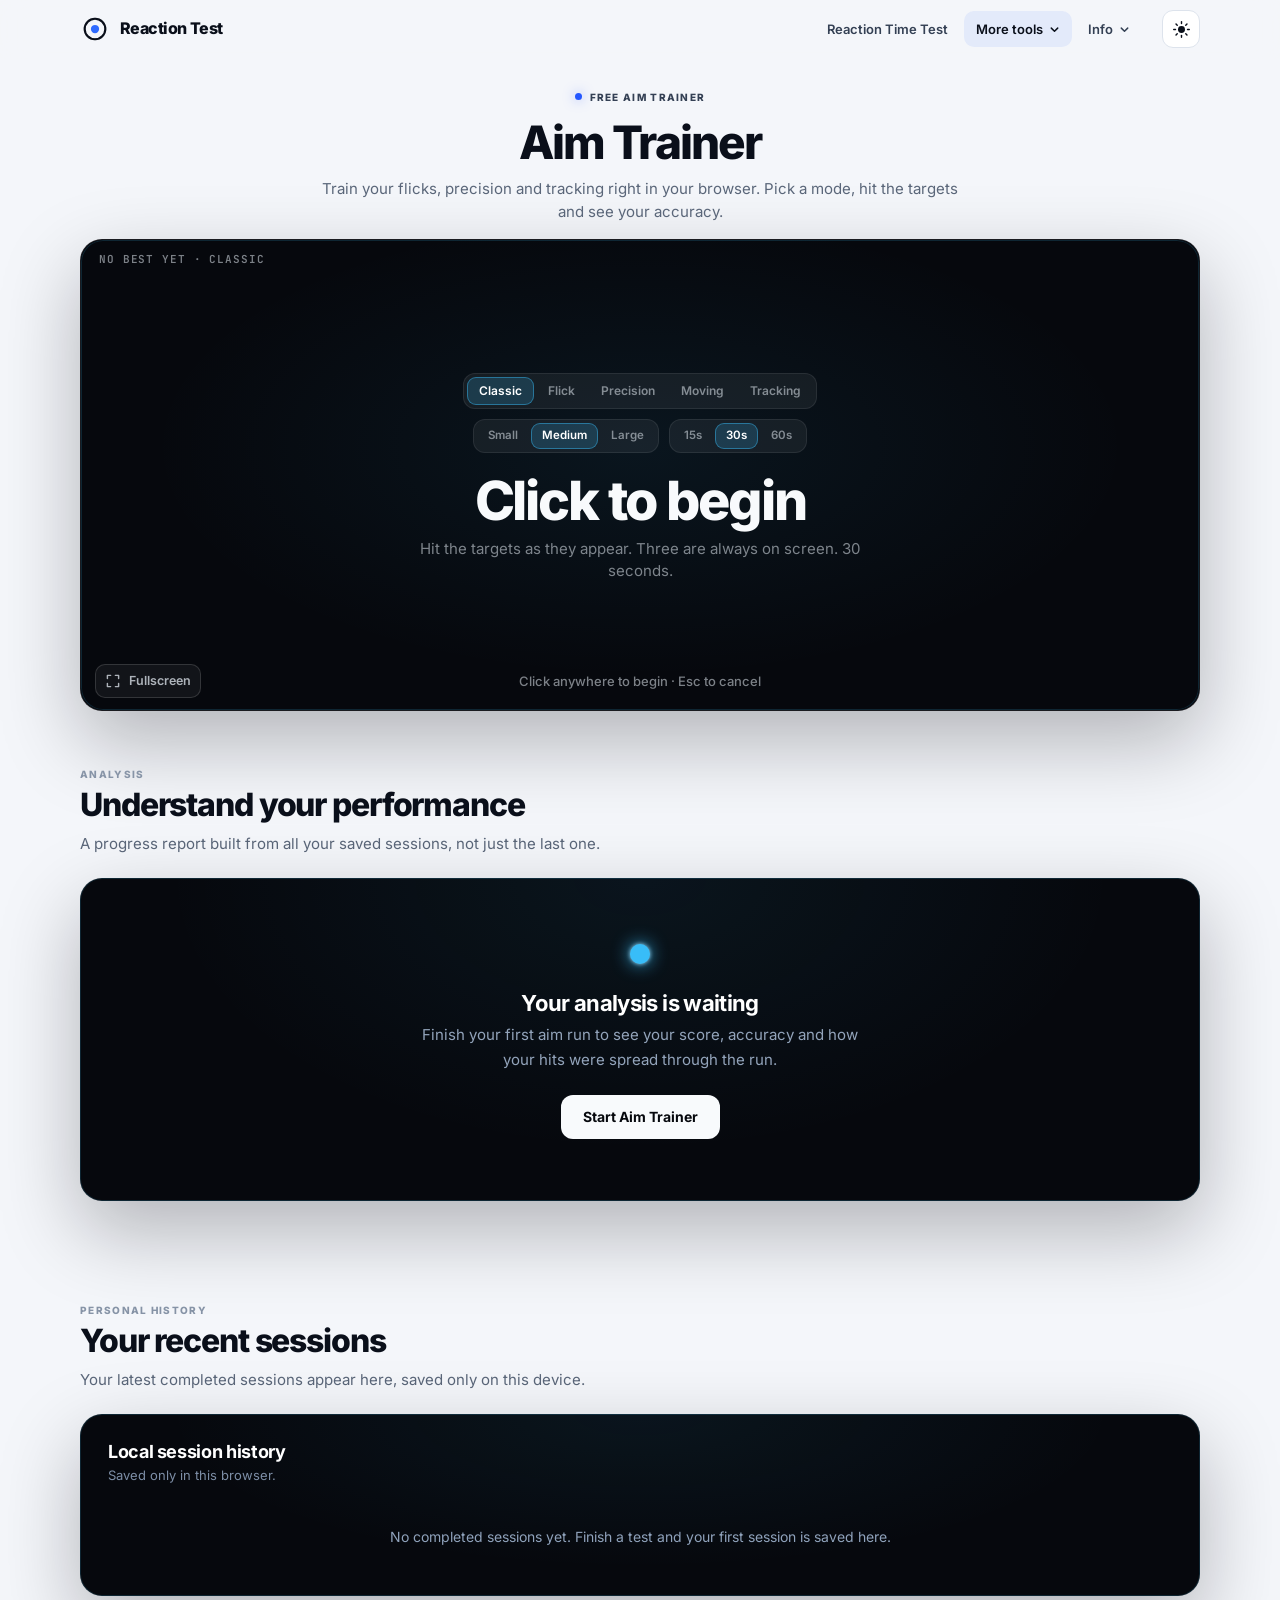
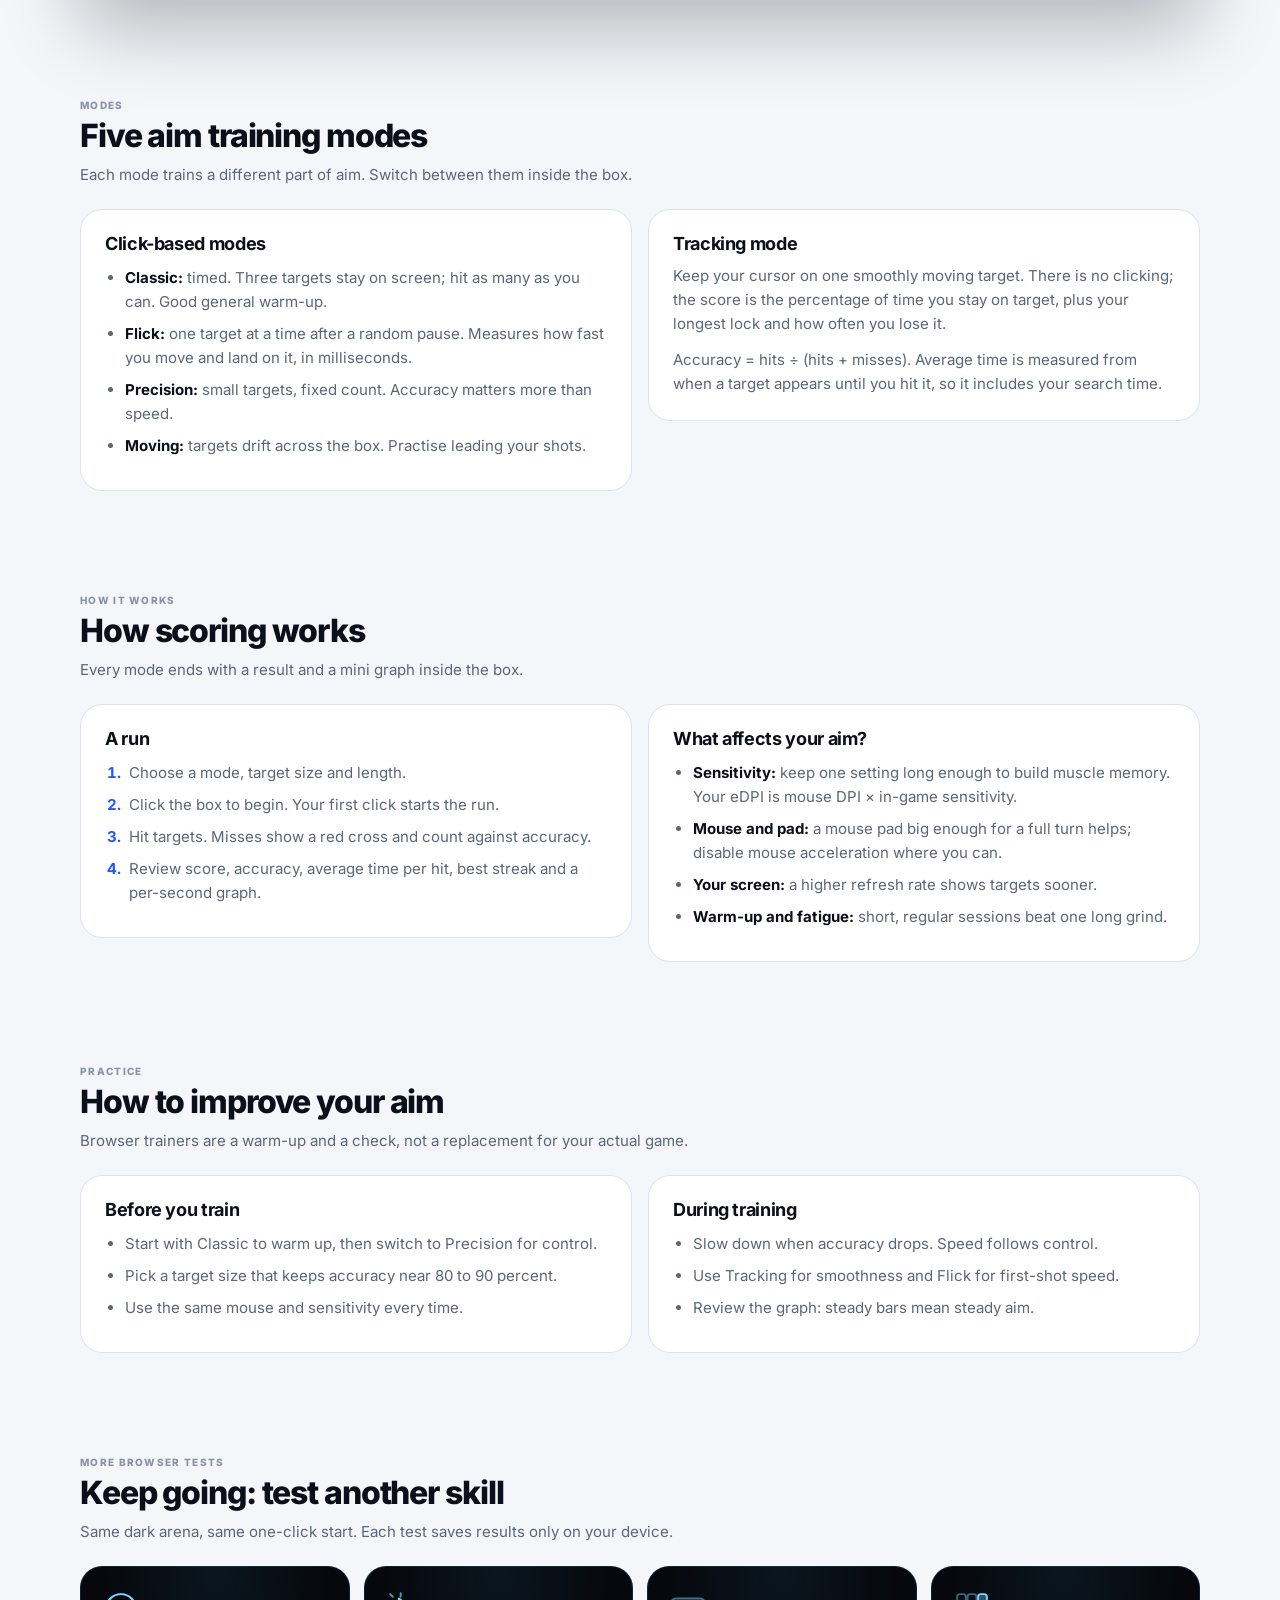
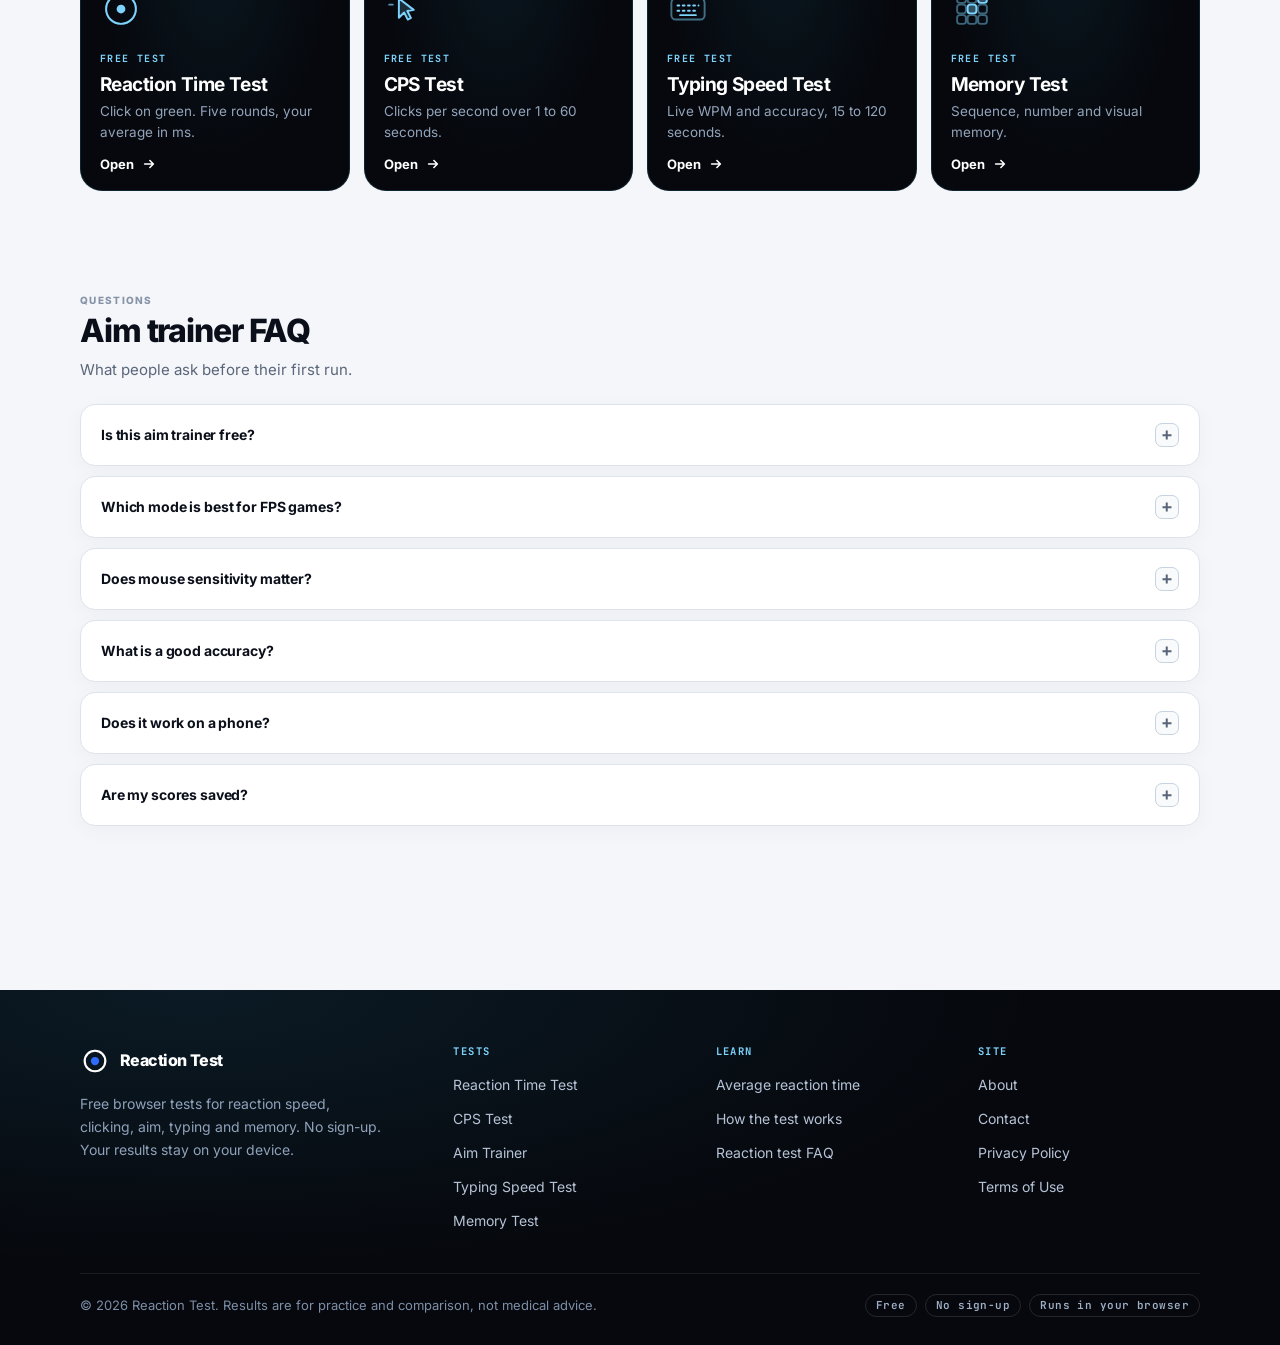
<file: aim-trainer.html>
<!doctype html>
<html lang="en">
<head>
<meta charset="utf-8">
<meta name="viewport" content="width=device-width,initial-scale=1">
<title>Aim Trainer – Free Online Aim Test for FPS Players</title>
<meta name="description" content="Free browser aim trainer with five modes: classic, flick, precision, moving targets and tracking. See your accuracy and reaction speed. No download, no signup.">
<meta name="robots" content="index,follow,max-image-preview:large">
<link rel="canonical" href="https://example.com/aim-trainer.html">
<meta name="theme-color" content="#f4f6fa">
<script src="assets/js/theme.js?v=87739050"></script>
<meta property="og:type" content="website">
<meta property="og:site_name" content="Reaction Test">
<meta property="og:locale" content="en_US">
<meta property="og:title" content="Aim Trainer – Free Online Aim Test for FPS Players">
<meta property="og:description" content="Free browser aim trainer with five modes: classic, flick, precision, moving targets and tracking. See your accuracy and reaction speed. No download, no signup.">
<meta property="og:url" content="https://example.com/aim-trainer.html">
<meta property="og:image" content="https://example.com/assets/og/aim-trainer.png">
<meta property="og:image:width" content="1200">
<meta property="og:image:height" content="630">
<meta property="og:image:alt" content="Aim Trainer – Free Online Aim Test for FPS Players">
<meta name="twitter:card" content="summary_large_image">
<meta name="twitter:title" content="Aim Trainer – Free Online Aim Test for FPS Players">
<meta name="twitter:description" content="Free browser aim trainer with five modes: classic, flick, precision, moving targets and tracking. See your accuracy and reaction speed. No download, no signup.">
<meta name="twitter:image" content="https://example.com/assets/og/aim-trainer.png">
<link rel="icon" href="favicon.svg" type="image/svg+xml">
<link rel="icon" href="assets/img/favicon-32.png" sizes="32x32" type="image/png">
<link rel="apple-touch-icon" href="assets/img/apple-touch-icon.png">
<link rel="manifest" href="site.webmanifest">
<link rel="preload" href="assets/fonts/inter-latin-wght-normal.woff2" as="font" type="font/woff2" crossorigin>
<link rel="preload" href="assets/fonts/jetbrains-mono-latin-wght-normal.woff2" as="font" type="font/woff2" crossorigin>
<link rel="stylesheet" href="assets/css/site.css?v=87739050">
<link rel="stylesheet" href="assets/css/arena.css?v=87739050">
<script type="application/ld+json">[{"@context":"https://schema.org","@type":"WebApplication","name":"Aim Trainer","url":"https://example.com/aim-trainer.html","applicationCategory":"GameApplication","operatingSystem":"Any (web browser)","browserRequirements":"Requires JavaScript","description":"Free browser aim trainer with five modes: classic, flick, precision, moving targets and tracking. See your accuracy and reaction speed. No download, no signup.","inLanguage":"en","offers":{"@type":"Offer","price":"0","priceCurrency":"USD"},"isAccessibleForFree":true,"alternateName":"Aim Test"},{"@context":"https://schema.org","@type":"BreadcrumbList","itemListElement":[{"@type":"ListItem","position":1,"name":"Home","item":"https://example.com/"},{"@type":"ListItem","position":2,"name":"Aim Trainer","item":"https://example.com/aim-trainer.html"}]}]</script>
</head>
<body>
<a class="skip" href="#top">Skip to content</a>
<header class="site-header">
  <div class="container nav">
    <a class="brand" href="index.html" aria-label="Reaction Test home"><span class="mark" aria-hidden="true"><svg viewBox="0 0 32 32"><circle class="m-r1" cx="16" cy="16" r="11"/><circle class="m-r2" cx="16" cy="16" r="11"/><circle class="m-core" cx="16" cy="16" r="4.4"/></svg></span><span>Reaction Test</span></a>
    <button class="theme-btn" type="button" data-theme-toggle aria-pressed="false" aria-label="Switch to dark mode"><svg class="theme-ico" viewBox="0 0 24 24" fill="none" stroke="currentColor" stroke-width="1.8" stroke-linecap="round" aria-hidden="true"><mask id="tm1"><rect width="24" height="24" fill="#fff"/><circle class="mask-dot" cx="15.5" cy="8.5" r="6" fill="#000"/></mask><circle class="core" cx="12" cy="12" r="5" mask="url(#tm1)"/><g class="rays"><line x1="12" y1="2.2" x2="12" y2="4.4" transform="rotate(0 12 12)"/><line x1="12" y1="2.2" x2="12" y2="4.4" transform="rotate(45 12 12)"/><line x1="12" y1="2.2" x2="12" y2="4.4" transform="rotate(90 12 12)"/><line x1="12" y1="2.2" x2="12" y2="4.4" transform="rotate(135 12 12)"/><line x1="12" y1="2.2" x2="12" y2="4.4" transform="rotate(180 12 12)"/><line x1="12" y1="2.2" x2="12" y2="4.4" transform="rotate(225 12 12)"/><line x1="12" y1="2.2" x2="12" y2="4.4" transform="rotate(270 12 12)"/><line x1="12" y1="2.2" x2="12" y2="4.4" transform="rotate(315 12 12)"/></g></svg></button>
    <button class="nav-toggle" id="navToggle" type="button" aria-expanded="false" aria-controls="siteNav" aria-label="Open menu"><span></span><span></span><span></span></button>
    <nav class="links" id="siteNav" aria-label="Primary navigation">
      <a class="nav-main" href="index.html">Reaction Time Test</a>
      <div class="dd">
        <button class="dd-btn is-active" type="button" aria-expanded="false" aria-haspopup="true">More tools <svg class="chev" viewBox="0 0 12 12" aria-hidden="true"><path d="M2.5 4.5 6 8l3.5-3.5" fill="none" stroke="currentColor" stroke-width="1.6" stroke-linecap="round" stroke-linejoin="round"/></svg></button>
        <div class="dd-menu" role="menu">
          <div class="dd-title">Free tools</div>
          <a class="dd-item" role="menuitem" href="cps-test.html"><span>CPS Test</span><small>Clicks / sec</small></a><a class="dd-item" role="menuitem" href="aim-trainer.html" aria-current="page"><span>Aim Trainer</span><small>5 modes</small></a><a class="dd-item" role="menuitem" href="typing-test.html"><span>Typing Speed Test</span><small>WPM</small></a><a class="dd-item" role="menuitem" href="memory-test.html"><span>Memory Test</span><small>3 games</small></a>
        </div>
      </div>
      <div class="dd">
        <button class="dd-btn" type="button" aria-expanded="false" aria-haspopup="true">Info <svg class="chev" viewBox="0 0 12 12" aria-hidden="true"><path d="M2.5 4.5 6 8l3.5-3.5" fill="none" stroke="currentColor" stroke-width="1.6" stroke-linecap="round" stroke-linejoin="round"/></svg></button>
        <div class="dd-menu" role="menu">
          <div class="dd-title">Learn</div>
          <a class="dd-item" role="menuitem" href="average-reaction-time.html"><span>Average reaction time</span></a>
          <a class="dd-item" role="menuitem" href="methodology.html"><span>How the test works</span></a>
          <div class="dd-sep"></div>
          <div class="dd-title">Site</div>
          <a class="dd-item" role="menuitem" href="about.html"><span>About</span></a>
          <a class="dd-item" role="menuitem" href="contact.html"><span>Contact</span></a>
          <a class="dd-item" role="menuitem" href="privacy.html"><span>Privacy Policy</span></a>
          <a class="dd-item" role="menuitem" href="terms.html"><span>Terms of Use</span></a>
        </div>
      </div>
    </nav>
    <span class="progress" aria-hidden="true"></span>
  </div>
</header>
<div class="toast" id="toast" role="status" aria-live="polite"></div>
<main id="top">
<div class="container">
<section class="tool-hero"><div class="eyebrow"><span class="dot"></span>Free aim trainer</div><h1>Aim Trainer</h1><p>Train your flicks, precision and tracking right in your browser. Pick a mode, hit the targets and see your accuracy.</p></section>
<section class="arena-card" id="test" aria-label="Aim trainer"><div class="arena aim" id="arena" tabindex="0" role="group" aria-label="Aim trainer area" data-state="ready">
        <div class="a-progress" id="prog"></div>
        <div class="a-top">
          <span class="pb" id="pb">No best yet</span>
        </div>
        <div class="hud" aria-hidden="true"><div><b id="hudA">0</b><span id="hudAL"></span></div><div><b id="hudB">0</b><span id="hudBL"></span></div><div><b id="hudC">0</b><span id="hudCL"></span></div></div>
        <div class="view v-ready">
          <div class="opts">
            <div class="seg wrap" id="modeSeg" role="radiogroup" aria-label="Training mode"><button type="button" role="radio" data-mode="classic" aria-checked="false">Classic</button><button type="button" role="radio" data-mode="flick" aria-checked="false">Flick</button><button type="button" role="radio" data-mode="precision" aria-checked="false">Precision</button><button type="button" role="radio" data-mode="moving" aria-checked="false">Moving</button><button type="button" role="radio" data-mode="tracking" aria-checked="false">Tracking</button></div>
            <div class="opt-row">
              <div class="seg sm" id="sizeSeg" role="radiogroup" aria-label="Target size"><button type="button" role="radio" data-size="s" aria-checked="false">Small</button><button type="button" role="radio" data-size="m" aria-checked="false">Medium</button><button type="button" role="radio" data-size="l" aria-checked="false">Large</button></div>
              <div class="seg sm" id="lenSeg" role="radiogroup" aria-label="Duration"></div>
            </div>
          </div>
          <div class="state" id="rTitle">Click to begin</div>
          <p class="help mode-help" id="rHelp"></p>
        </div>
        <div class="view v-result" aria-live="polite">
          <div class="r-kick" id="rKick"></div>
          <div class="r-main"><span class="r-num" id="rNum">0</span><span class="r-unit" id="rUnit"></span></div>
          <div class="r-badges"><span class="newbest" id="rBest" hidden>New best</span></div>
          <div class="r-scale"><div class="scale rev" id="scale"><div class="scale-track"></div><div class="scale-pin" id="pin"><span id="pinTxt"></span></div><div class="scale-ticks"></div></div></div>
          <div class="tiles"><div class="tile"><b id="tA">0</b><span id="lA"></span></div><div class="tile"><b id="tB">0</b><span id="lB"></span></div><div class="tile"><b id="tC">0</b><span id="lC"></span></div><div class="tile"><b id="tD">0</b><span id="lD"></span></div></div>
          <div class="bars sm" id="rBars" aria-hidden="true"></div>
          <div class="r-actions">
            <button class="btn-main" id="again" type="button">Try again</button>
            <button class="a-btn" id="share" type="button">Share</button>
          </div>
        </div>
        <span class="a-hint" id="hint">Click anywhere to begin · Esc to cancel</span>
        <button class="a-btn a-reset" id="reset" type="button">Reset</button>
        
      </div></section>
<section class="section" id="analysis"><div class="section-head"><span class="label">Analysis</span><h2>Understand your performance</h2><p>A progress report built from all your saved sessions, not just the last one.</p></div>
<div class="dpanel">
  <div class="an-empty" id="anEmpty"><span class="live-dot" aria-hidden="true"></span><h3>Your analysis is waiting</h3><p>Finish your first aim run to see your score, accuracy and how your hits were spread through the run.</p><button class="btn-main" id="anStart" type="button">Start Aim Trainer</button></div>
  <div class="an-data" id="anData" hidden>
    <div class="an-head"><span class="live-dot" aria-hidden="true"></span><span id="anKick"></span><span id="anWhen"></span></div>
    <div class="an-kpis" id="anKpis"></div>
    <div class="an-grid2">
      <article class="an-card"><h3>Your trend</h3><p class="note" id="anTrendNote"></p><div class="trend" id="anTrend"></div></article>
      <article class="an-card"><h3 id="anMixTitle"></h3><p class="note" id="anMixNote"></p><div class="mix" id="anMix"></div></article>
    </div>
    <div class="an-ins" id="anIns"></div>
    <div class="an-coach" id="anCoach"><span class="live-dot" aria-hidden="true"></span><p id="anCoachTxt"></p></div>
  </div>
</div></section>
<section class="section" id="history"><div class="section-head"><span class="label">Personal history</span><h2>Your recent sessions</h2><p>Your latest completed sessions appear here, saved only on this device.</p></div>
<div class="dpanel">
  <div class="hist-head"><div><h3>Local session history</h3><p id="histNote">Saved only in this browser.</p></div><button class="a-btn" id="histClear" type="button" hidden>Clear history</button></div>
  <div class="spark" id="histSpark" hidden></div>
  <div class="h-wrap" id="histTable"></div>
</div></section><section class="section" id="modes"><div class="section-head"><span class="label">Modes</span><h2>Five aim training modes</h2><p>Each mode trains a different part of aim. Switch between them inside the box.</p></div><div class="content-grid"><article class="content-card"><h3>Click-based modes</h3><ul><li><strong>Classic:</strong> timed. Three targets stay on screen; hit as many as you can. Good general warm-up.</li><li><strong>Flick:</strong> one target at a time after a random pause. Measures how fast you move and land on it, in milliseconds.</li><li><strong>Precision:</strong> small targets, fixed count. Accuracy matters more than speed.</li><li><strong>Moving:</strong> targets drift across the box. Practise leading your shots.</li></ul></article><article class="content-card"><h3>Tracking mode</h3><p>Keep your cursor on one smoothly moving target. There is no clicking; the score is the percentage of time you stay on target, plus your longest lock and how often you lose it.</p><p class="fine">Accuracy = hits ÷ (hits + misses). Average time is measured from when a target appears until you hit it, so it includes your search time.</p></article></div></section><section class="section" id="how"><div class="section-head"><span class="label">How it works</span><h2>How scoring works</h2><p>Every mode ends with a result and a mini graph inside the box.</p></div><div class="content-grid"><article class="content-card"><h3>A run</h3><ol class="steps"><li>Choose a mode, target size and length.</li><li>Click the box to begin. Your first click starts the run.</li><li>Hit targets. Misses show a red cross and count against accuracy.</li><li>Review score, accuracy, average time per hit, best streak and a per-second graph.</li></ol></article><article class="content-card"><h3>What affects your aim?</h3><ul><li><strong>Sensitivity:</strong> keep one setting long enough to build muscle memory. Your eDPI is mouse DPI × in-game sensitivity.</li><li><strong>Mouse and pad:</strong> a mouse pad big enough for a full turn helps; disable mouse acceleration where you can.</li><li><strong>Your screen:</strong> a higher refresh rate shows targets sooner.</li><li><strong>Warm-up and fatigue:</strong> short, regular sessions beat one long grind.</li></ul></article></div></section><section class="section" id="improve"><div class="section-head"><span class="label">Practice</span><h2>How to improve your aim</h2><p>Browser trainers are a warm-up and a check, not a replacement for your actual game.</p></div><div class="content-grid"><article class="content-card"><h3>Before you train</h3><ul><li>Start with Classic to warm up, then switch to Precision for control.</li><li>Pick a target size that keeps accuracy near 80 to 90 percent.</li><li>Use the same mouse and sensitivity every time.</li></ul></article><article class="content-card"><h3>During training</h3><ul><li>Slow down when accuracy drops. Speed follows control.</li><li>Use Tracking for smoothness and Flick for first-shot speed.</li><li>Review the graph: steady bars mean steady aim.</li></ul></article></div></section><section class="section" id="more"><div class="section-head"><span class="label">More browser tests</span><h2>Keep going: test another skill</h2><p>Same dark arena, same one-click start. Each test saves results only on your device.</p></div><div class="tcards"><a class="tcard" href="index.html"><span class="ico"><svg viewBox="0 0 48 48" fill="none" stroke="currentColor" stroke-width="2.2" aria-hidden="true"><circle cx="24" cy="24" r="17" opacity=".4"/><circle class="p" cx="24" cy="24" r="17"/><circle cx="24" cy="24" r="5" fill="currentColor" stroke="none"/></svg></span><small>Free test</small><h3>Reaction Time Test</h3><p>Click on green. Five rounds, your average in ms.</p><span class="go">Open <svg viewBox="0 0 16 16" fill="none" stroke="currentColor" stroke-width="1.8" stroke-linecap="round" stroke-linejoin="round" aria-hidden="true"><path d="M3 8h10M9 4l4 4-4 4"/></svg></span></a><a class="tcard" href="cps-test.html"><span class="ico"><svg viewBox="0 0 48 48" fill="none" stroke="currentColor" stroke-width="2.2" stroke-linecap="round" stroke-linejoin="round" aria-hidden="true"><path d="M17 12l17 13-7.4 1.3 4.2 8-3.6 1.8-4.2-8.1L17 34z" fill="currentColor" fill-opacity=".18"/><path class="p" d="M10 10l-3-3M10 19H6M19 10V6" opacity=".7"/></svg></span><small>Free test</small><h3>CPS Test</h3><p>Clicks per second over 1 to 60 seconds.</p><span class="go">Open <svg viewBox="0 0 16 16" fill="none" stroke="currentColor" stroke-width="1.8" stroke-linecap="round" stroke-linejoin="round" aria-hidden="true"><path d="M3 8h10M9 4l4 4-4 4"/></svg></span></a><a class="tcard" href="typing-test.html"><span class="ico"><svg viewBox="0 0 48 48" fill="none" stroke="currentColor" stroke-width="2.2" stroke-linecap="round" stroke-linejoin="round" aria-hidden="true"><rect x="5" y="12" width="38" height="24" rx="5" opacity=".5"/><path d="M12 20h2M18 20h2M24 20h2M30 20h2M36 20h0M12 26h2M18 26h2M24 26h2M30 26h2"/><path class="p" d="M15 31h18"/></svg></span><small>Free test</small><h3>Typing Speed Test</h3><p>Live WPM and accuracy, 15 to 120 seconds.</p><span class="go">Open <svg viewBox="0 0 16 16" fill="none" stroke="currentColor" stroke-width="1.8" stroke-linecap="round" stroke-linejoin="round" aria-hidden="true"><path d="M3 8h10M9 4l4 4-4 4"/></svg></span></a><a class="tcard" href="memory-test.html"><span class="ico"><svg viewBox="0 0 48 48" fill="none" stroke="currentColor" stroke-width="2.2" aria-hidden="true"><rect x="7" y="7" width="10" height="10" rx="3" opacity=".45"/><rect x="19" y="7" width="10" height="10" rx="3" opacity=".45"/><rect x="31" y="7" width="10" height="10" rx="3" class="p" fill="currentColor" fill-opacity=".35"/><rect x="7" y="19" width="10" height="10" rx="3" opacity=".45"/><rect x="19" y="19" width="10" height="10" rx="3" fill="currentColor" fill-opacity=".35"/><rect x="31" y="19" width="10" height="10" rx="3" opacity=".45"/><rect x="7" y="31" width="10" height="10" rx="3" opacity=".45"/><rect x="19" y="31" width="10" height="10" rx="3" opacity=".45"/><rect x="31" y="31" width="10" height="10" rx="3" opacity=".45"/></svg></span><small>Free test</small><h3>Memory Test</h3><p>Sequence, number and visual memory.</p><span class="go">Open <svg viewBox="0 0 16 16" fill="none" stroke="currentColor" stroke-width="1.8" stroke-linecap="round" stroke-linejoin="round" aria-hidden="true"><path d="M3 8h10M9 4l4 4-4 4"/></svg></span></a></div></section><section class="faq" id="faq"><div class="section-head"><span class="label">Questions</span><h2>Aim trainer FAQ</h2><p>What people ask before their first run.</p></div><div class="faq-list"><details><summary>Is this aim trainer free?<span class="faq-plus" aria-hidden="true"></span></summary><p>Yes. It runs in your browser with no download and no account.</p></details><details><summary>Which mode is best for FPS games?<span class="faq-plus" aria-hidden="true"></span></summary><p>Flick and Precision map closest to first-shot accuracy. Tracking is useful for games where you follow targets.</p></details><details><summary>Does mouse sensitivity matter?<span class="faq-plus" aria-hidden="true"></span></summary><p>Yes. Use the same mouse DPI and a sensitivity you can control. Changing it constantly makes progress hard to measure.</p></details><details><summary>What is a good accuracy?<span class="faq-plus" aria-hidden="true"></span></summary><p>Above 80 to 90 percent on Medium targets is solid. Small targets are harder, so compare like with like.</p></details><details><summary>Does it work on a phone?<span class="faq-plus" aria-hidden="true"></span></summary><p>Yes, with touch. A mouse gives more accurate and comparable results.</p></details><details><summary>Are my scores saved?<span class="faq-plus" aria-hidden="true"></span></summary><p>Best scores and history are stored in your browser only.</p></details></div></section></div>
</main>
<footer class="site-footer">
  <div class="container">
    <div class="foot-grid">
      <div class="foot-brand">
        <a class="brand" href="index.html" aria-label="Reaction Test home"><span class="mark" aria-hidden="true"><svg viewBox="0 0 32 32"><circle class="m-r1" cx="16" cy="16" r="11"/><circle class="m-r2" cx="16" cy="16" r="11"/><circle class="m-core" cx="16" cy="16" r="4.4"/></svg></span><span>Reaction Test</span></a>
        <p>Free browser tests for reaction speed, clicking, aim, typing and memory. No sign-up. Your results stay on your device.</p>
      </div>
      <div><h4>Tests</h4><ul><li><a href="index.html">Reaction Time Test</a></li><li><a href="cps-test.html">CPS Test</a></li><li><a href="aim-trainer.html">Aim Trainer</a></li><li><a href="typing-test.html">Typing Speed Test</a></li><li><a href="memory-test.html">Memory Test</a></li></ul></div>
      <div><h4>Learn</h4><ul><li><a href="average-reaction-time.html">Average reaction time</a></li><li><a href="methodology.html">How the test works</a></li><li><a href="index.html#faq">Reaction test FAQ</a></li></ul></div>
      <div><h4>Site</h4><ul><li><a href="about.html">About</a></li><li><a href="contact.html">Contact</a></li><li><a href="privacy.html">Privacy Policy</a></li><li><a href="terms.html">Terms of Use</a></li></ul></div>
    </div>
    <div class="foot-bottom"><span>© 2026 Reaction Test. Results are for practice and comparison, not medical advice.</span><span class="chips"><i>Free</i><i>No sign-up</i><i>Runs in your browser</i></span></div>
  </div>
</footer>
<script src="assets/js/site.js?v=87739050" defer></script>
<script src="assets/js/engine.js?v=87739050" defer></script>
<script src="assets/js/fullscreen.js?v=87739050" defer></script>
<script src="assets/js/aim.js?v=87739050" defer></script>
</body>
</html>
</file>
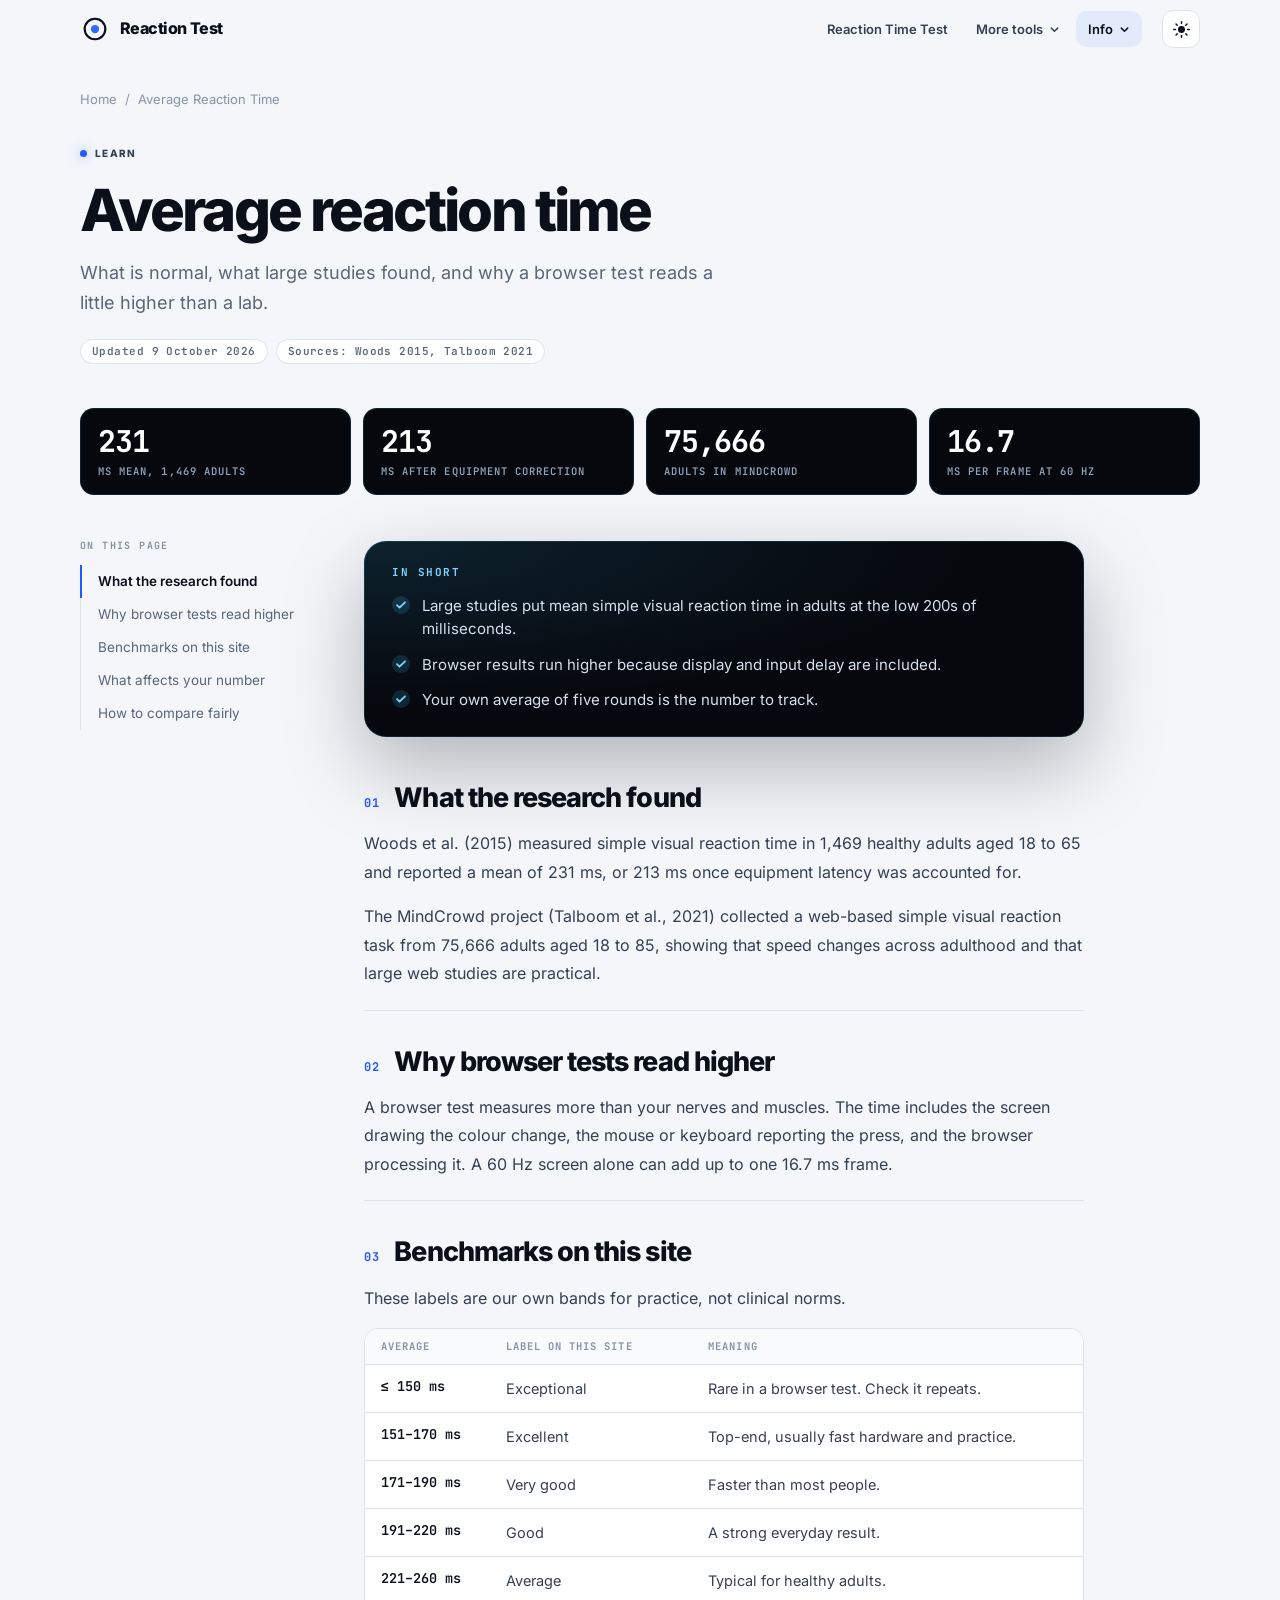
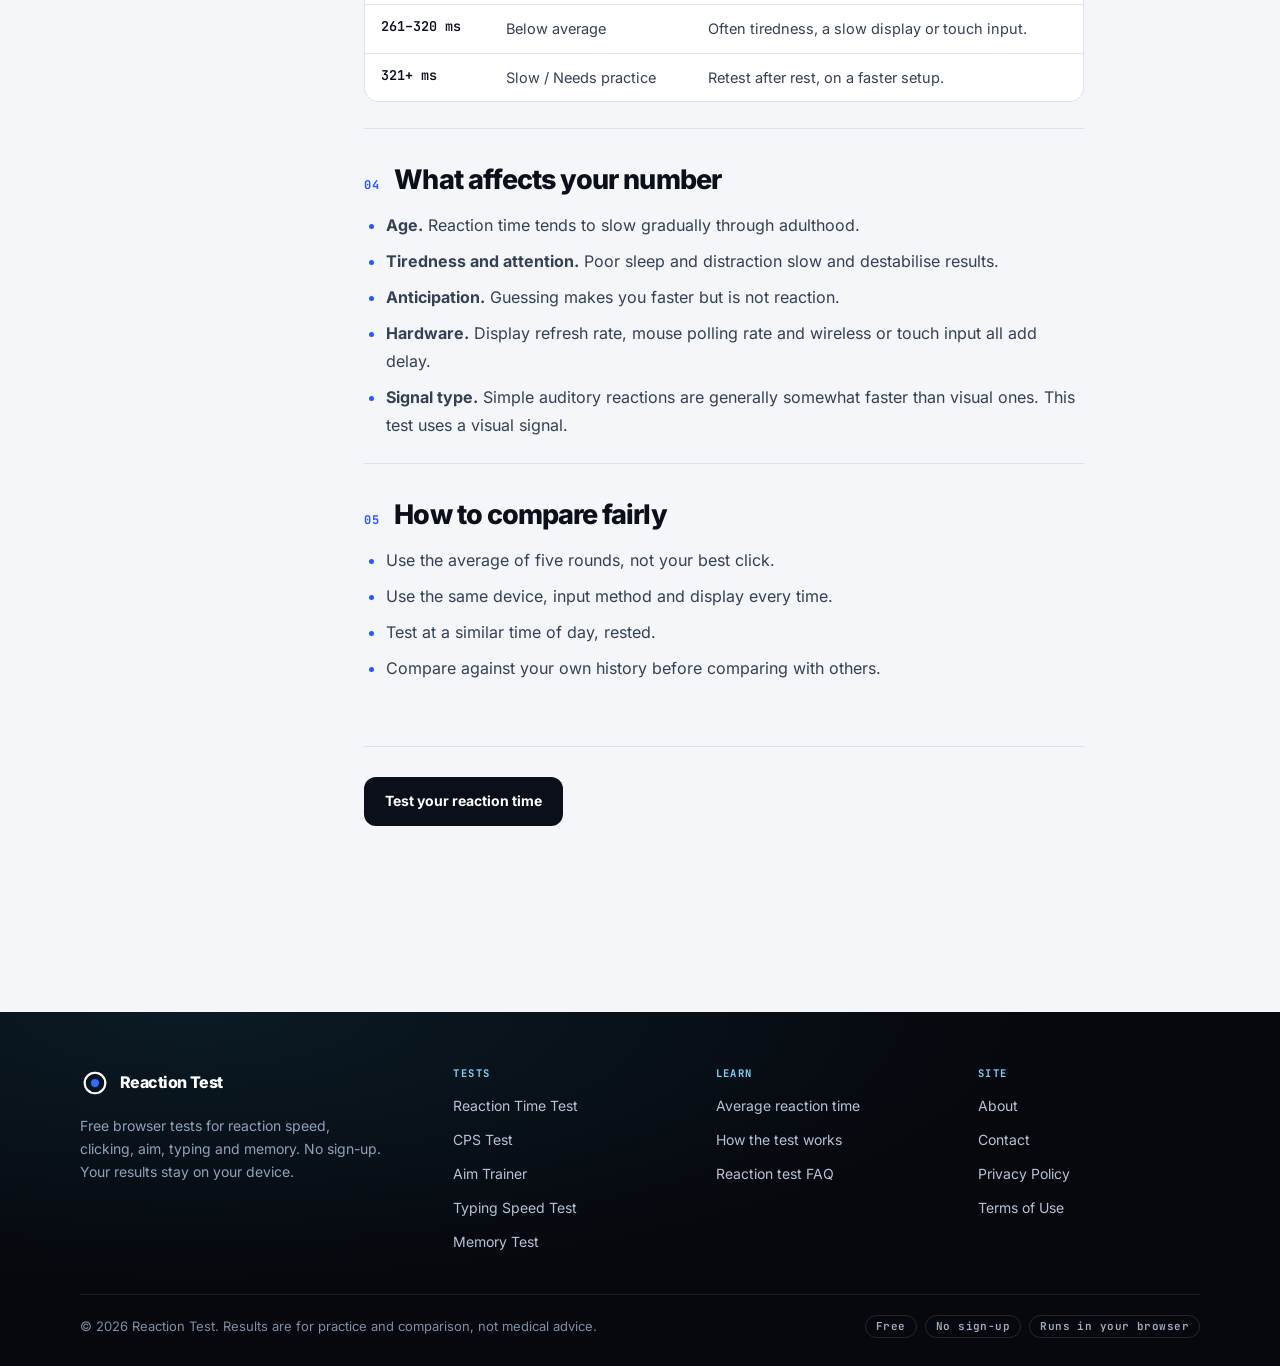
<file: average-reaction-time.html>
<!doctype html>
<html lang="en">
<head>
<meta charset="utf-8">
<meta name="viewport" content="width=device-width,initial-scale=1">
<title>Average Reaction Time: What Is Normal? (Benchmarks)</title>
<meta name="description" content="What is the average human reaction time? See what large studies found, how browser results differ, what affects your score and how to compare yourself fairly.">
<meta name="robots" content="index,follow,max-image-preview:large">
<link rel="canonical" href="https://example.com/average-reaction-time.html">
<meta name="theme-color" content="#f4f6fa">
<script src="assets/js/theme.js?v=87739050"></script>
<meta property="og:type" content="website">
<meta property="og:site_name" content="Reaction Test">
<meta property="og:locale" content="en_US">
<meta property="og:title" content="Average Reaction Time: What Is Normal? (Benchmarks)">
<meta property="og:description" content="What is the average human reaction time? See what large studies found, how browser results differ, what affects your score and how to compare yourself fairly.">
<meta property="og:url" content="https://example.com/average-reaction-time.html">
<meta property="og:image" content="https://example.com/assets/og/average-reaction-time.png">
<meta property="og:image:width" content="1200">
<meta property="og:image:height" content="630">
<meta property="og:image:alt" content="Average Reaction Time: What Is Normal? (Benchmarks)">
<meta name="twitter:card" content="summary_large_image">
<meta name="twitter:title" content="Average Reaction Time: What Is Normal? (Benchmarks)">
<meta name="twitter:description" content="What is the average human reaction time? See what large studies found, how browser results differ, what affects your score and how to compare yourself fairly.">
<meta name="twitter:image" content="https://example.com/assets/og/average-reaction-time.png">
<link rel="icon" href="favicon.svg" type="image/svg+xml">
<link rel="icon" href="assets/img/favicon-32.png" sizes="32x32" type="image/png">
<link rel="apple-touch-icon" href="assets/img/apple-touch-icon.png">
<link rel="manifest" href="site.webmanifest">
<link rel="preload" href="assets/fonts/inter-latin-wght-normal.woff2" as="font" type="font/woff2" crossorigin>
<link rel="preload" href="assets/fonts/jetbrains-mono-latin-wght-normal.woff2" as="font" type="font/woff2" crossorigin>
<link rel="stylesheet" href="assets/css/site.css?v=87739050">
<script type="application/ld+json">[{"@context":"https://schema.org","@type":"Article","headline":"Average Reaction Time: What Is Normal? (Benchmarks)","description":"What is the average human reaction time? See what large studies found, how browser results differ, what affects your score and how to compare yourself fairly.","url":"https://example.com/average-reaction-time.html","dateModified":"2026-10-09","inLanguage":"en","author":{"@type":"Organization","name":"Reaction Test"}},{"@context":"https://schema.org","@type":"BreadcrumbList","itemListElement":[{"@type":"ListItem","position":1,"name":"Home","item":"https://example.com/"},{"@type":"ListItem","position":2,"name":"Average Reaction Time","item":"https://example.com/average-reaction-time.html"}]}]</script>
</head>
<body>
<a class="skip" href="#top">Skip to content</a>
<header class="site-header">
  <div class="container nav">
    <a class="brand" href="index.html" aria-label="Reaction Test home"><span class="mark" aria-hidden="true"><svg viewBox="0 0 32 32"><circle class="m-r1" cx="16" cy="16" r="11"/><circle class="m-r2" cx="16" cy="16" r="11"/><circle class="m-core" cx="16" cy="16" r="4.4"/></svg></span><span>Reaction Test</span></a>
    <button class="theme-btn" type="button" data-theme-toggle aria-pressed="false" aria-label="Switch to dark mode"><svg class="theme-ico" viewBox="0 0 24 24" fill="none" stroke="currentColor" stroke-width="1.8" stroke-linecap="round" aria-hidden="true"><mask id="tm1"><rect width="24" height="24" fill="#fff"/><circle class="mask-dot" cx="15.5" cy="8.5" r="6" fill="#000"/></mask><circle class="core" cx="12" cy="12" r="5" mask="url(#tm1)"/><g class="rays"><line x1="12" y1="2.2" x2="12" y2="4.4" transform="rotate(0 12 12)"/><line x1="12" y1="2.2" x2="12" y2="4.4" transform="rotate(45 12 12)"/><line x1="12" y1="2.2" x2="12" y2="4.4" transform="rotate(90 12 12)"/><line x1="12" y1="2.2" x2="12" y2="4.4" transform="rotate(135 12 12)"/><line x1="12" y1="2.2" x2="12" y2="4.4" transform="rotate(180 12 12)"/><line x1="12" y1="2.2" x2="12" y2="4.4" transform="rotate(225 12 12)"/><line x1="12" y1="2.2" x2="12" y2="4.4" transform="rotate(270 12 12)"/><line x1="12" y1="2.2" x2="12" y2="4.4" transform="rotate(315 12 12)"/></g></svg></button>
    <button class="nav-toggle" id="navToggle" type="button" aria-expanded="false" aria-controls="siteNav" aria-label="Open menu"><span></span><span></span><span></span></button>
    <nav class="links" id="siteNav" aria-label="Primary navigation">
      <a class="nav-main" href="index.html">Reaction Time Test</a>
      <div class="dd">
        <button class="dd-btn" type="button" aria-expanded="false" aria-haspopup="true">More tools <svg class="chev" viewBox="0 0 12 12" aria-hidden="true"><path d="M2.5 4.5 6 8l3.5-3.5" fill="none" stroke="currentColor" stroke-width="1.6" stroke-linecap="round" stroke-linejoin="round"/></svg></button>
        <div class="dd-menu" role="menu">
          <div class="dd-title">Free tools</div>
          <a class="dd-item" role="menuitem" href="cps-test.html"><span>CPS Test</span><small>Clicks / sec</small></a><a class="dd-item" role="menuitem" href="aim-trainer.html"><span>Aim Trainer</span><small>5 modes</small></a><a class="dd-item" role="menuitem" href="typing-test.html"><span>Typing Speed Test</span><small>WPM</small></a><a class="dd-item" role="menuitem" href="memory-test.html"><span>Memory Test</span><small>3 games</small></a>
        </div>
      </div>
      <div class="dd">
        <button class="dd-btn is-active" type="button" aria-expanded="false" aria-haspopup="true">Info <svg class="chev" viewBox="0 0 12 12" aria-hidden="true"><path d="M2.5 4.5 6 8l3.5-3.5" fill="none" stroke="currentColor" stroke-width="1.6" stroke-linecap="round" stroke-linejoin="round"/></svg></button>
        <div class="dd-menu" role="menu">
          <div class="dd-title">Learn</div>
          <a class="dd-item" role="menuitem" href="average-reaction-time.html" aria-current="page"><span>Average reaction time</span></a>
          <a class="dd-item" role="menuitem" href="methodology.html"><span>How the test works</span></a>
          <div class="dd-sep"></div>
          <div class="dd-title">Site</div>
          <a class="dd-item" role="menuitem" href="about.html"><span>About</span></a>
          <a class="dd-item" role="menuitem" href="contact.html"><span>Contact</span></a>
          <a class="dd-item" role="menuitem" href="privacy.html"><span>Privacy Policy</span></a>
          <a class="dd-item" role="menuitem" href="terms.html"><span>Terms of Use</span></a>
        </div>
      </div>
    </nav>
    <span class="progress" aria-hidden="true"></span>
  </div>
</header>
<div class="toast" id="toast" role="status" aria-live="polite"></div>
<main id="top">
<div class="container doc">
<nav class="crumbs" aria-label="Breadcrumb"><a href="index.html">Home</a><span>/</span><span>Average Reaction Time</span></nav>
<header class="doc-head"><div class="eyebrow"><span class="dot"></span>Learn</div><h1>Average reaction time</h1><p class="lead">What is normal, what large studies found, and why a browser test reads a little higher than a lab.</p><div class="doc-meta"><span>Updated 9 October 2026</span><span>Sources: Woods 2015, Talboom 2021</span></div></header>
<div class="stats"><div class="stat"><b>231</b><span>ms mean, 1,469 adults</span></div><div class="stat"><b>213</b><span>ms after equipment correction</span></div><div class="stat"><b>75,666</b><span>adults in MindCrowd</span></div><div class="stat"><b>16.7</b><span>ms per frame at 60 Hz</span></div></div>
<div class="doc-grid">
<aside class="toc" aria-label="On this page"><b>On this page</b><ol><li><a href="#research">What the research found</a></li><li><a href="#browser">Why browser tests read higher</a></li><li><a href="#bands">Benchmarks on this site</a></li><li><a href="#affect">What affects your number</a></li><li><a href="#compare">How to compare fairly</a></li></ol></aside>
<div class="doc-body"><div class="sum"><h2>In short</h2><ul><li>Large studies put mean simple visual reaction time in adults at the low 200s of milliseconds.</li><li>Browser results run higher because display and input delay are included.</li><li>Your own average of five rounds is the number to track.</li></ul></div><section class="doc-sec" id="research"><h2><span class="num">01</span>What the research found</h2><p>Woods et al. (2015) measured simple visual reaction time in 1,469 healthy adults aged 18 to 65 and reported a mean of 231 ms, or 213 ms once equipment latency was accounted for.</p><p>The MindCrowd project (Talboom et al., 2021) collected a web-based simple visual reaction task from 75,666 adults aged 18 to 85, showing that speed changes across adulthood and that large web studies are practical.</p></section><section class="doc-sec" id="browser"><h2><span class="num">02</span>Why browser tests read higher</h2><p>A browser test measures more than your nerves and muscles. The time includes the screen drawing the colour change, the mouse or keyboard reporting the press, and the browser processing it. A 60 Hz screen alone can add up to one 16.7 ms frame.</p></section><section class="doc-sec" id="bands"><h2><span class="num">03</span>Benchmarks on this site</h2><p>These labels are our own bands for practice, not clinical norms.</p><div class="tbl"><table><thead><tr><th>Average</th><th>Label on this site</th><th>Meaning</th></tr></thead><tbody><tr><td>≤ 150 ms</td><td>Exceptional</td><td>Rare in a browser test. Check it repeats.</td></tr><tr><td>151–170 ms</td><td>Excellent</td><td>Top-end, usually fast hardware and practice.</td></tr><tr><td>171–190 ms</td><td>Very good</td><td>Faster than most people.</td></tr><tr><td>191–220 ms</td><td>Good</td><td>A strong everyday result.</td></tr><tr><td>221–260 ms</td><td>Average</td><td>Typical for healthy adults.</td></tr><tr><td>261–320 ms</td><td>Below average</td><td>Often tiredness, a slow display or touch input.</td></tr><tr><td>321+ ms</td><td>Slow / Needs practice</td><td>Retest after rest, on a faster setup.</td></tr></tbody></table></div></section><section class="doc-sec" id="affect"><h2><span class="num">04</span>What affects your number</h2><ul><li><strong>Age.</strong> Reaction time tends to slow gradually through adulthood.</li><li><strong>Tiredness and attention.</strong> Poor sleep and distraction slow and destabilise results.</li><li><strong>Anticipation.</strong> Guessing makes you faster but is not reaction.</li><li><strong>Hardware.</strong> Display refresh rate, mouse polling rate and wireless or touch input all add delay.</li><li><strong>Signal type.</strong> Simple auditory reactions are generally somewhat faster than visual ones. This test uses a visual signal.</li></ul></section><section class="doc-sec" id="compare"><h2><span class="num">05</span>How to compare fairly</h2><ul><li>Use the average of five rounds, not your best click.</li><li>Use the same device, input method and display every time.</li><li>Test at a similar time of day, rested.</li><li>Compare against your own history before comparing with others.</li></ul></section><div class="doc-cta"><a class="btn " href="index.html">Test your reaction time</a></div></div>
</div>
</div>
</main>
<footer class="site-footer">
  <div class="container">
    <div class="foot-grid">
      <div class="foot-brand">
        <a class="brand" href="index.html" aria-label="Reaction Test home"><span class="mark" aria-hidden="true"><svg viewBox="0 0 32 32"><circle class="m-r1" cx="16" cy="16" r="11"/><circle class="m-r2" cx="16" cy="16" r="11"/><circle class="m-core" cx="16" cy="16" r="4.4"/></svg></span><span>Reaction Test</span></a>
        <p>Free browser tests for reaction speed, clicking, aim, typing and memory. No sign-up. Your results stay on your device.</p>
      </div>
      <div><h4>Tests</h4><ul><li><a href="index.html">Reaction Time Test</a></li><li><a href="cps-test.html">CPS Test</a></li><li><a href="aim-trainer.html">Aim Trainer</a></li><li><a href="typing-test.html">Typing Speed Test</a></li><li><a href="memory-test.html">Memory Test</a></li></ul></div>
      <div><h4>Learn</h4><ul><li><a href="average-reaction-time.html">Average reaction time</a></li><li><a href="methodology.html">How the test works</a></li><li><a href="index.html#faq">Reaction test FAQ</a></li></ul></div>
      <div><h4>Site</h4><ul><li><a href="about.html">About</a></li><li><a href="contact.html">Contact</a></li><li><a href="privacy.html">Privacy Policy</a></li><li><a href="terms.html">Terms of Use</a></li></ul></div>
    </div>
    <div class="foot-bottom"><span>© 2026 Reaction Test. Results are for practice and comparison, not medical advice.</span><span class="chips"><i>Free</i><i>No sign-up</i><i>Runs in your browser</i></span></div>
  </div>
</footer>
<script src="assets/js/site.js?v=87739050" defer></script>
<script src="assets/js/engine.js?v=87739050" defer></script>
</body>
</html>
</file>
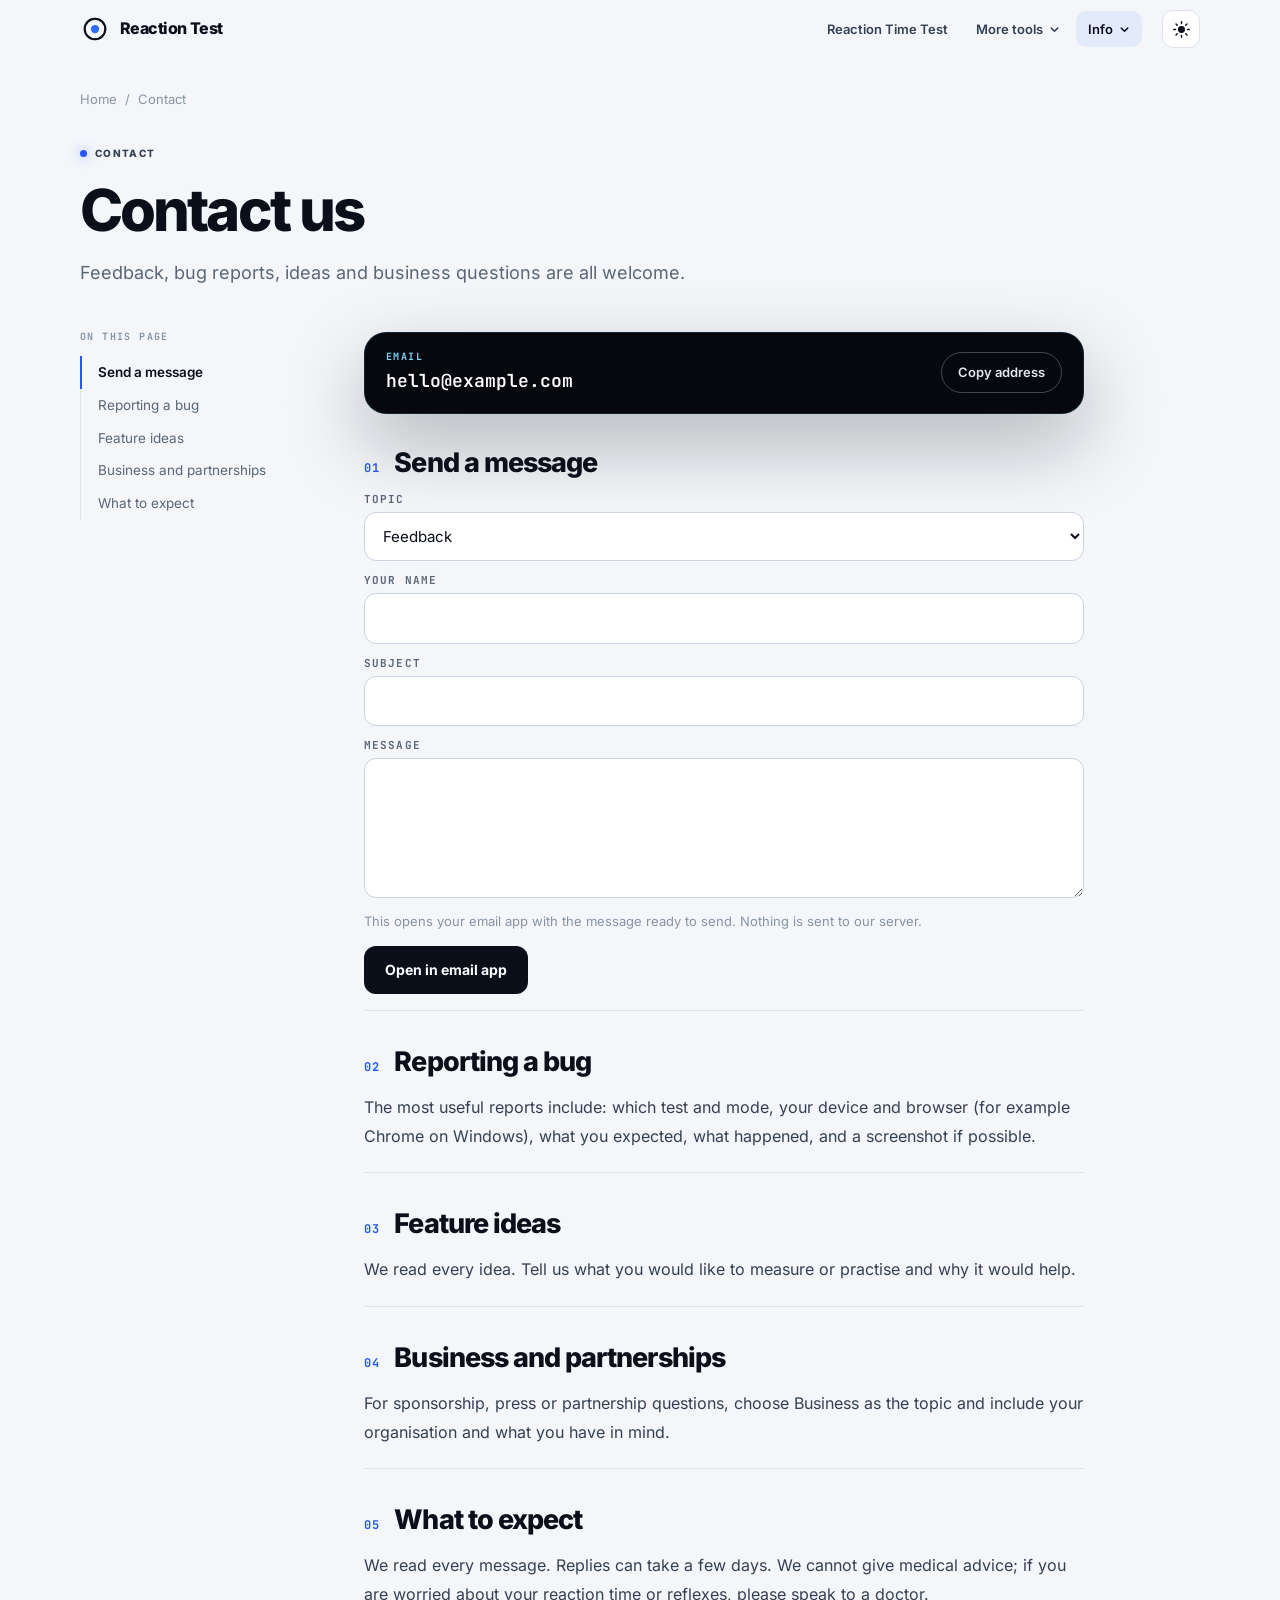
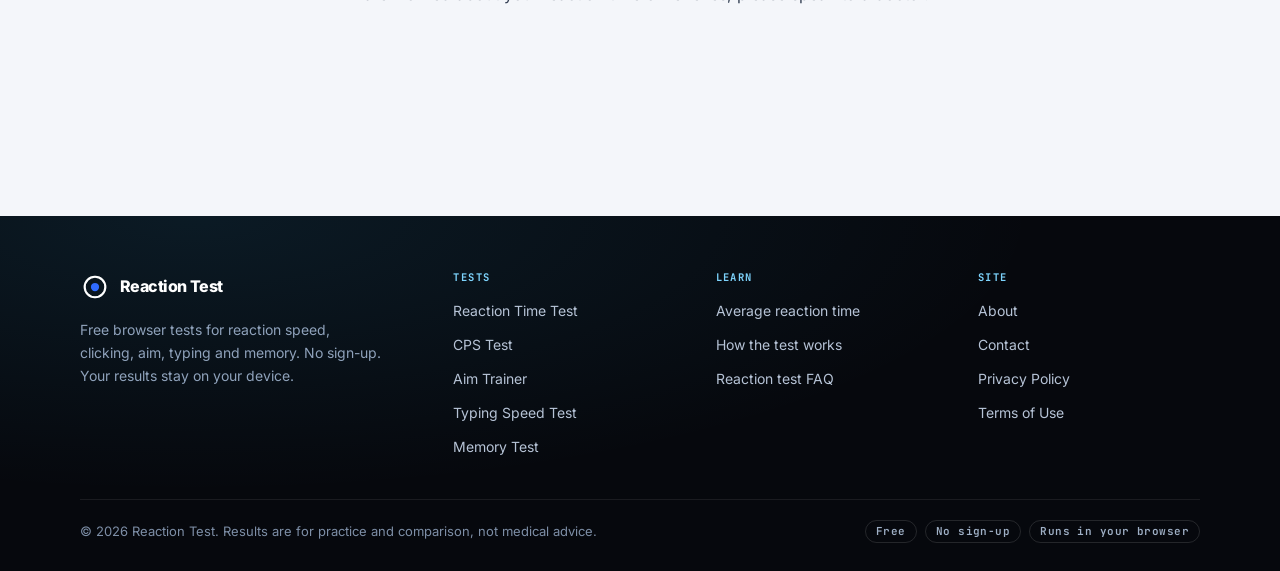
<file: contact.html>
<!doctype html>
<html lang="en">
<head>
<meta charset="utf-8">
<meta name="viewport" content="width=device-width,initial-scale=1">
<title>Contact Reaction Test – Feedback, Bugs &amp; Questions</title>
<meta name="description" content="Contact Reaction Test with feedback, bug reports, feature ideas or business questions. Email us or use the quick form.">
<meta name="robots" content="index,follow,max-image-preview:large">
<link rel="canonical" href="https://example.com/contact.html">
<meta name="theme-color" content="#f4f6fa">
<script src="assets/js/theme.js?v=87739050"></script>
<meta property="og:type" content="website">
<meta property="og:site_name" content="Reaction Test">
<meta property="og:locale" content="en_US">
<meta property="og:title" content="Contact Reaction Test – Feedback, Bugs &amp; Questions">
<meta property="og:description" content="Contact Reaction Test with feedback, bug reports, feature ideas or business questions. Email us or use the quick form.">
<meta property="og:url" content="https://example.com/contact.html">
<meta property="og:image" content="https://example.com/assets/og/contact.png">
<meta property="og:image:width" content="1200">
<meta property="og:image:height" content="630">
<meta property="og:image:alt" content="Contact Reaction Test – Feedback, Bugs &amp; Questions">
<meta name="twitter:card" content="summary_large_image">
<meta name="twitter:title" content="Contact Reaction Test – Feedback, Bugs &amp; Questions">
<meta name="twitter:description" content="Contact Reaction Test with feedback, bug reports, feature ideas or business questions. Email us or use the quick form.">
<meta name="twitter:image" content="https://example.com/assets/og/contact.png">
<link rel="icon" href="favicon.svg" type="image/svg+xml">
<link rel="icon" href="assets/img/favicon-32.png" sizes="32x32" type="image/png">
<link rel="apple-touch-icon" href="assets/img/apple-touch-icon.png">
<link rel="manifest" href="site.webmanifest">
<link rel="preload" href="assets/fonts/inter-latin-wght-normal.woff2" as="font" type="font/woff2" crossorigin>
<link rel="preload" href="assets/fonts/jetbrains-mono-latin-wght-normal.woff2" as="font" type="font/woff2" crossorigin>
<link rel="stylesheet" href="assets/css/site.css?v=87739050">
<script type="application/ld+json">[{"@context":"https://schema.org","@type":"ContactPage","name":"Contact Reaction Test – Feedback, Bugs & Questions","url":"https://example.com/contact.html","inLanguage":"en"},{"@context":"https://schema.org","@type":"BreadcrumbList","itemListElement":[{"@type":"ListItem","position":1,"name":"Home","item":"https://example.com/"},{"@type":"ListItem","position":2,"name":"Contact","item":"https://example.com/contact.html"}]}]</script>
</head>
<body>
<a class="skip" href="#top">Skip to content</a>
<header class="site-header">
  <div class="container nav">
    <a class="brand" href="index.html" aria-label="Reaction Test home"><span class="mark" aria-hidden="true"><svg viewBox="0 0 32 32"><circle class="m-r1" cx="16" cy="16" r="11"/><circle class="m-r2" cx="16" cy="16" r="11"/><circle class="m-core" cx="16" cy="16" r="4.4"/></svg></span><span>Reaction Test</span></a>
    <button class="theme-btn" type="button" data-theme-toggle aria-pressed="false" aria-label="Switch to dark mode"><svg class="theme-ico" viewBox="0 0 24 24" fill="none" stroke="currentColor" stroke-width="1.8" stroke-linecap="round" aria-hidden="true"><mask id="tm1"><rect width="24" height="24" fill="#fff"/><circle class="mask-dot" cx="15.5" cy="8.5" r="6" fill="#000"/></mask><circle class="core" cx="12" cy="12" r="5" mask="url(#tm1)"/><g class="rays"><line x1="12" y1="2.2" x2="12" y2="4.4" transform="rotate(0 12 12)"/><line x1="12" y1="2.2" x2="12" y2="4.4" transform="rotate(45 12 12)"/><line x1="12" y1="2.2" x2="12" y2="4.4" transform="rotate(90 12 12)"/><line x1="12" y1="2.2" x2="12" y2="4.4" transform="rotate(135 12 12)"/><line x1="12" y1="2.2" x2="12" y2="4.4" transform="rotate(180 12 12)"/><line x1="12" y1="2.2" x2="12" y2="4.4" transform="rotate(225 12 12)"/><line x1="12" y1="2.2" x2="12" y2="4.4" transform="rotate(270 12 12)"/><line x1="12" y1="2.2" x2="12" y2="4.4" transform="rotate(315 12 12)"/></g></svg></button>
    <button class="nav-toggle" id="navToggle" type="button" aria-expanded="false" aria-controls="siteNav" aria-label="Open menu"><span></span><span></span><span></span></button>
    <nav class="links" id="siteNav" aria-label="Primary navigation">
      <a class="nav-main" href="index.html">Reaction Time Test</a>
      <div class="dd">
        <button class="dd-btn" type="button" aria-expanded="false" aria-haspopup="true">More tools <svg class="chev" viewBox="0 0 12 12" aria-hidden="true"><path d="M2.5 4.5 6 8l3.5-3.5" fill="none" stroke="currentColor" stroke-width="1.6" stroke-linecap="round" stroke-linejoin="round"/></svg></button>
        <div class="dd-menu" role="menu">
          <div class="dd-title">Free tools</div>
          <a class="dd-item" role="menuitem" href="cps-test.html"><span>CPS Test</span><small>Clicks / sec</small></a><a class="dd-item" role="menuitem" href="aim-trainer.html"><span>Aim Trainer</span><small>5 modes</small></a><a class="dd-item" role="menuitem" href="typing-test.html"><span>Typing Speed Test</span><small>WPM</small></a><a class="dd-item" role="menuitem" href="memory-test.html"><span>Memory Test</span><small>3 games</small></a>
        </div>
      </div>
      <div class="dd">
        <button class="dd-btn is-active" type="button" aria-expanded="false" aria-haspopup="true">Info <svg class="chev" viewBox="0 0 12 12" aria-hidden="true"><path d="M2.5 4.5 6 8l3.5-3.5" fill="none" stroke="currentColor" stroke-width="1.6" stroke-linecap="round" stroke-linejoin="round"/></svg></button>
        <div class="dd-menu" role="menu">
          <div class="dd-title">Learn</div>
          <a class="dd-item" role="menuitem" href="average-reaction-time.html"><span>Average reaction time</span></a>
          <a class="dd-item" role="menuitem" href="methodology.html"><span>How the test works</span></a>
          <div class="dd-sep"></div>
          <div class="dd-title">Site</div>
          <a class="dd-item" role="menuitem" href="about.html"><span>About</span></a>
          <a class="dd-item" role="menuitem" href="contact.html" aria-current="page"><span>Contact</span></a>
          <a class="dd-item" role="menuitem" href="privacy.html"><span>Privacy Policy</span></a>
          <a class="dd-item" role="menuitem" href="terms.html"><span>Terms of Use</span></a>
        </div>
      </div>
    </nav>
    <span class="progress" aria-hidden="true"></span>
  </div>
</header>
<div class="toast" id="toast" role="status" aria-live="polite"></div>
<main id="top">
<div class="container doc">
<nav class="crumbs" aria-label="Breadcrumb"><a href="index.html">Home</a><span>/</span><span>Contact</span></nav>
<header class="doc-head"><div class="eyebrow"><span class="dot"></span>Contact</div><h1>Contact us</h1><p class="lead">Feedback, bug reports, ideas and business questions are all welcome.</p></header>

<div class="doc-grid">
<aside class="toc" aria-label="On this page"><b>On this page</b><ol><li><a href="#form">Send a message</a></li><li><a href="#bug">Reporting a bug</a></li><li><a href="#ideas">Feature ideas</a></li><li><a href="#business">Business and partnerships</a></li><li><a href="#reply">What to expect</a></li></ol></aside>
<div class="doc-body"><div class="mailbox"><div><span>Email</span><a href="mailto:hello@example.com">hello@example.com</a></div><button type="button" data-copy="hello@example.com">Copy address</button></div><section class="doc-sec" id="form"><h2><span class="num">01</span>Send a message</h2><form class="form" id="contactForm" data-to="hello@example.com">
<label>Topic<select name="topic"><option>Feedback</option><option>Bug report</option><option>Feature idea</option><option>Business</option><option>Other</option></select></label>
<label>Your name<input name="name" type="text" autocomplete="name"></label>
<label>Subject<input name="subject" type="text"></label>
<label>Message<textarea name="message" required></textarea></label>
<small>This opens your email app with the message ready to send. Nothing is sent to our server.</small>
<div><button class="btn" type="submit">Open in email app</button></div></form></section><section class="doc-sec" id="bug"><h2><span class="num">02</span>Reporting a bug</h2><p>The most useful reports include: which test and mode, your device and browser (for example Chrome on Windows), what you expected, what happened, and a screenshot if possible.</p></section><section class="doc-sec" id="ideas"><h2><span class="num">03</span>Feature ideas</h2><p>We read every idea. Tell us what you would like to measure or practise and why it would help.</p></section><section class="doc-sec" id="business"><h2><span class="num">04</span>Business and partnerships</h2><p>For sponsorship, press or partnership questions, choose Business as the topic and include your organisation and what you have in mind.</p></section><section class="doc-sec" id="reply"><h2><span class="num">05</span>What to expect</h2><p>We read every message. Replies can take a few days. We cannot give medical advice; if you are worried about your reaction time or reflexes, please speak to a doctor.</p></section></div>
</div>
</div>
</main>
<footer class="site-footer">
  <div class="container">
    <div class="foot-grid">
      <div class="foot-brand">
        <a class="brand" href="index.html" aria-label="Reaction Test home"><span class="mark" aria-hidden="true"><svg viewBox="0 0 32 32"><circle class="m-r1" cx="16" cy="16" r="11"/><circle class="m-r2" cx="16" cy="16" r="11"/><circle class="m-core" cx="16" cy="16" r="4.4"/></svg></span><span>Reaction Test</span></a>
        <p>Free browser tests for reaction speed, clicking, aim, typing and memory. No sign-up. Your results stay on your device.</p>
      </div>
      <div><h4>Tests</h4><ul><li><a href="index.html">Reaction Time Test</a></li><li><a href="cps-test.html">CPS Test</a></li><li><a href="aim-trainer.html">Aim Trainer</a></li><li><a href="typing-test.html">Typing Speed Test</a></li><li><a href="memory-test.html">Memory Test</a></li></ul></div>
      <div><h4>Learn</h4><ul><li><a href="average-reaction-time.html">Average reaction time</a></li><li><a href="methodology.html">How the test works</a></li><li><a href="index.html#faq">Reaction test FAQ</a></li></ul></div>
      <div><h4>Site</h4><ul><li><a href="about.html">About</a></li><li><a href="contact.html">Contact</a></li><li><a href="privacy.html">Privacy Policy</a></li><li><a href="terms.html">Terms of Use</a></li></ul></div>
    </div>
    <div class="foot-bottom"><span>© 2026 Reaction Test. Results are for practice and comparison, not medical advice.</span><span class="chips"><i>Free</i><i>No sign-up</i><i>Runs in your browser</i></span></div>
  </div>
</footer>
<script src="assets/js/site.js?v=87739050" defer></script>
<script src="assets/js/engine.js?v=87739050" defer></script>
</body>
</html>
</file>
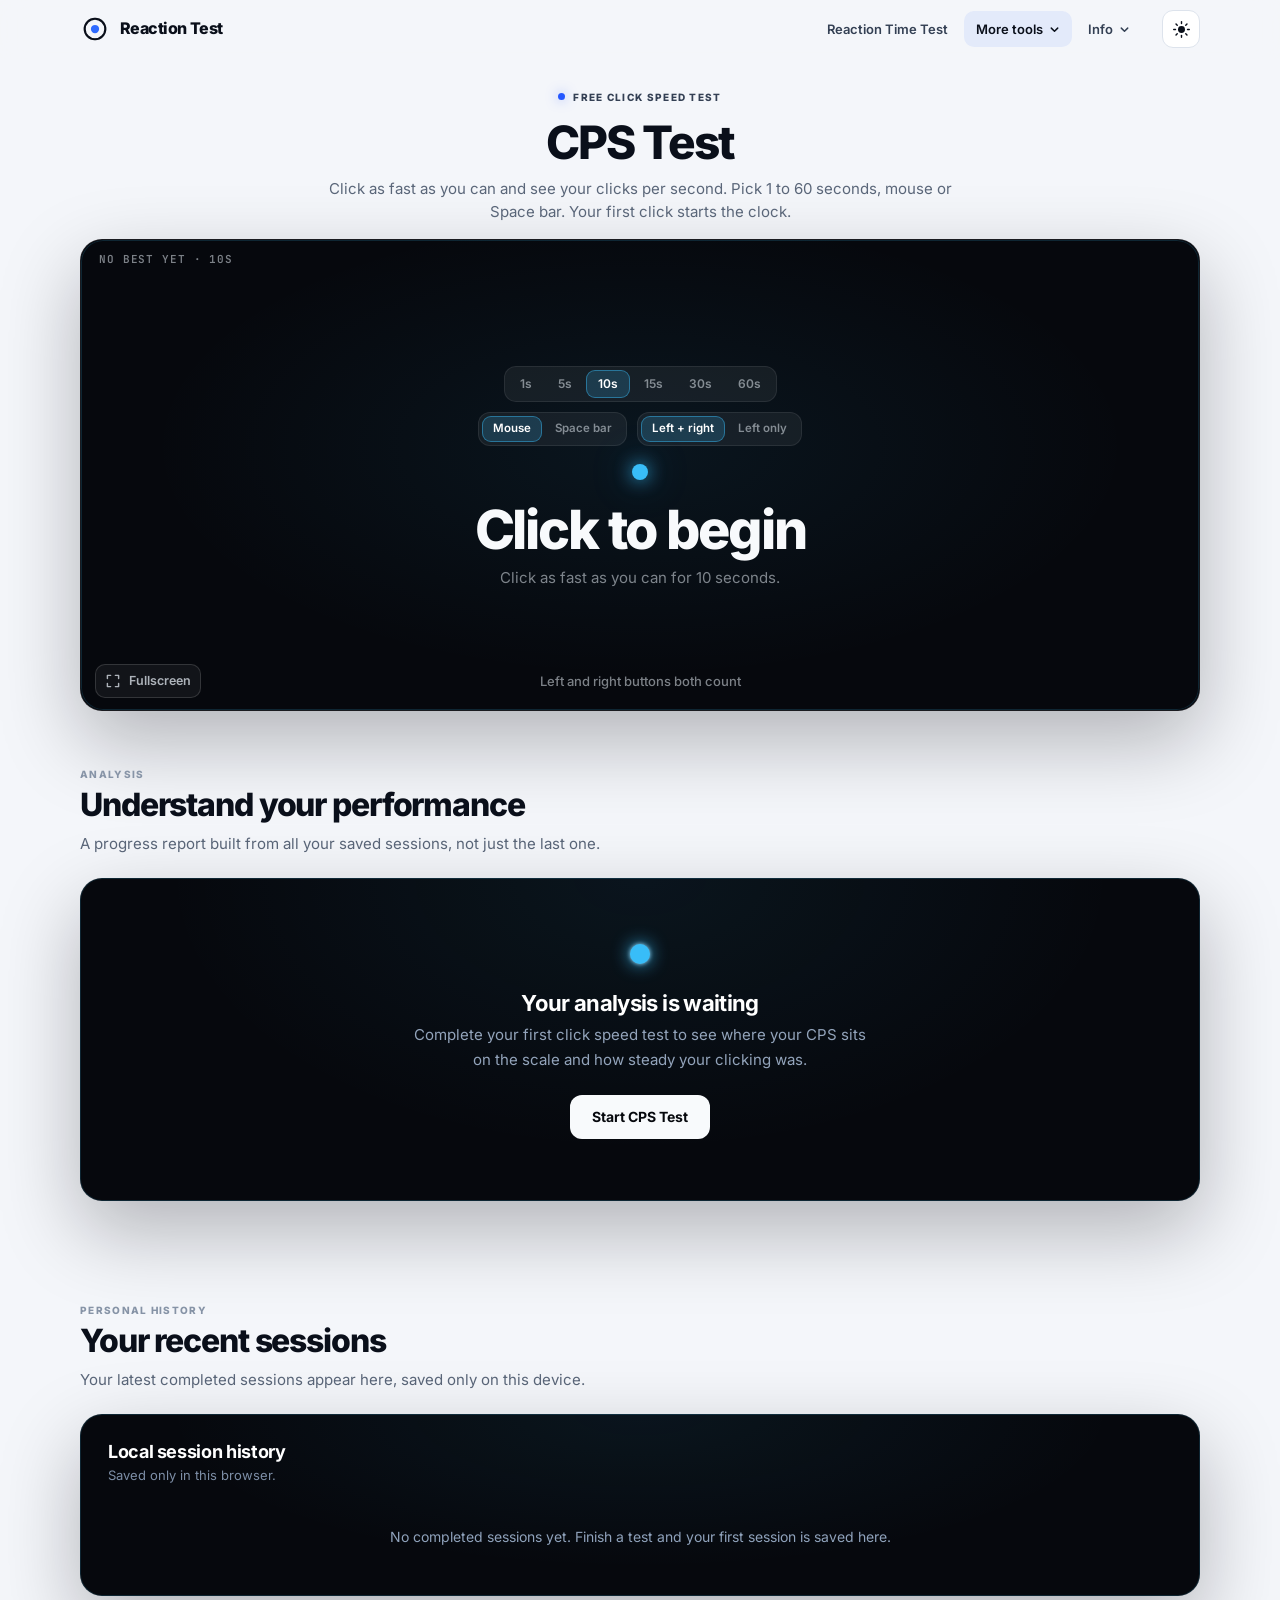
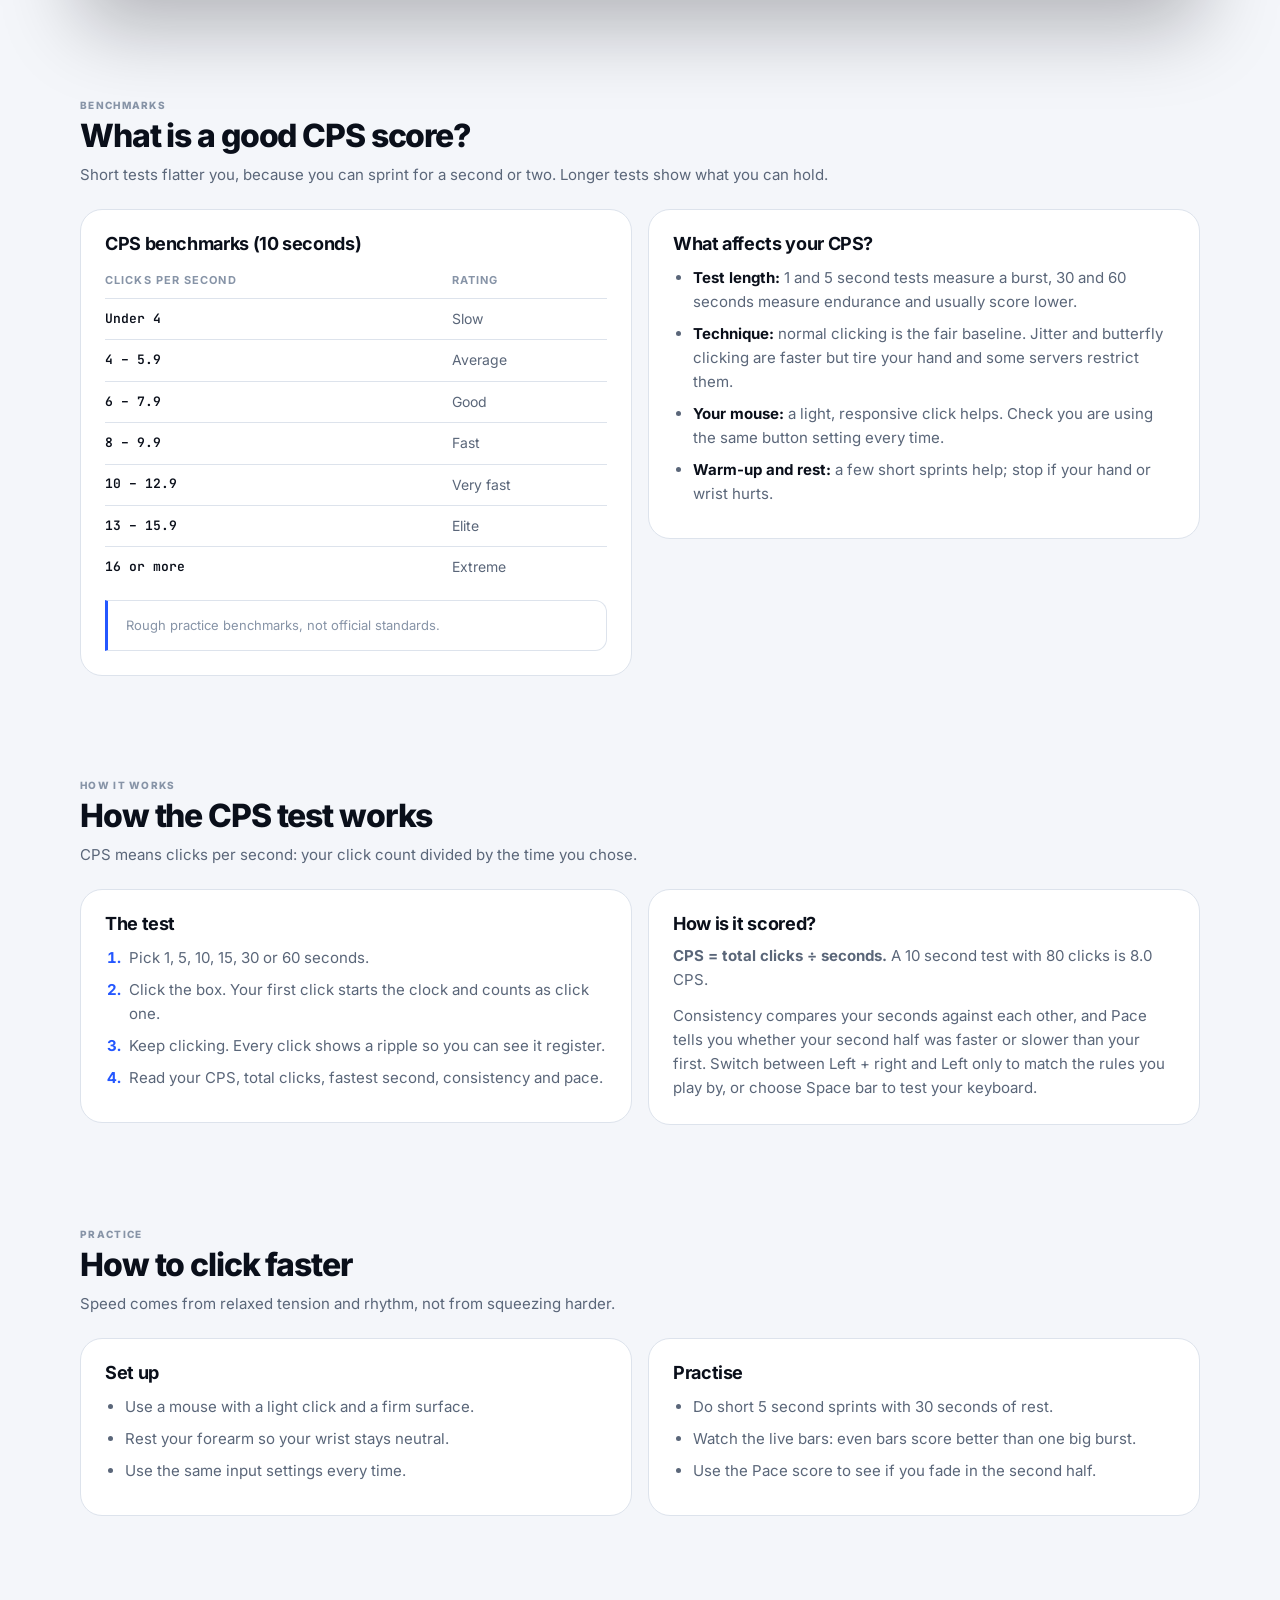
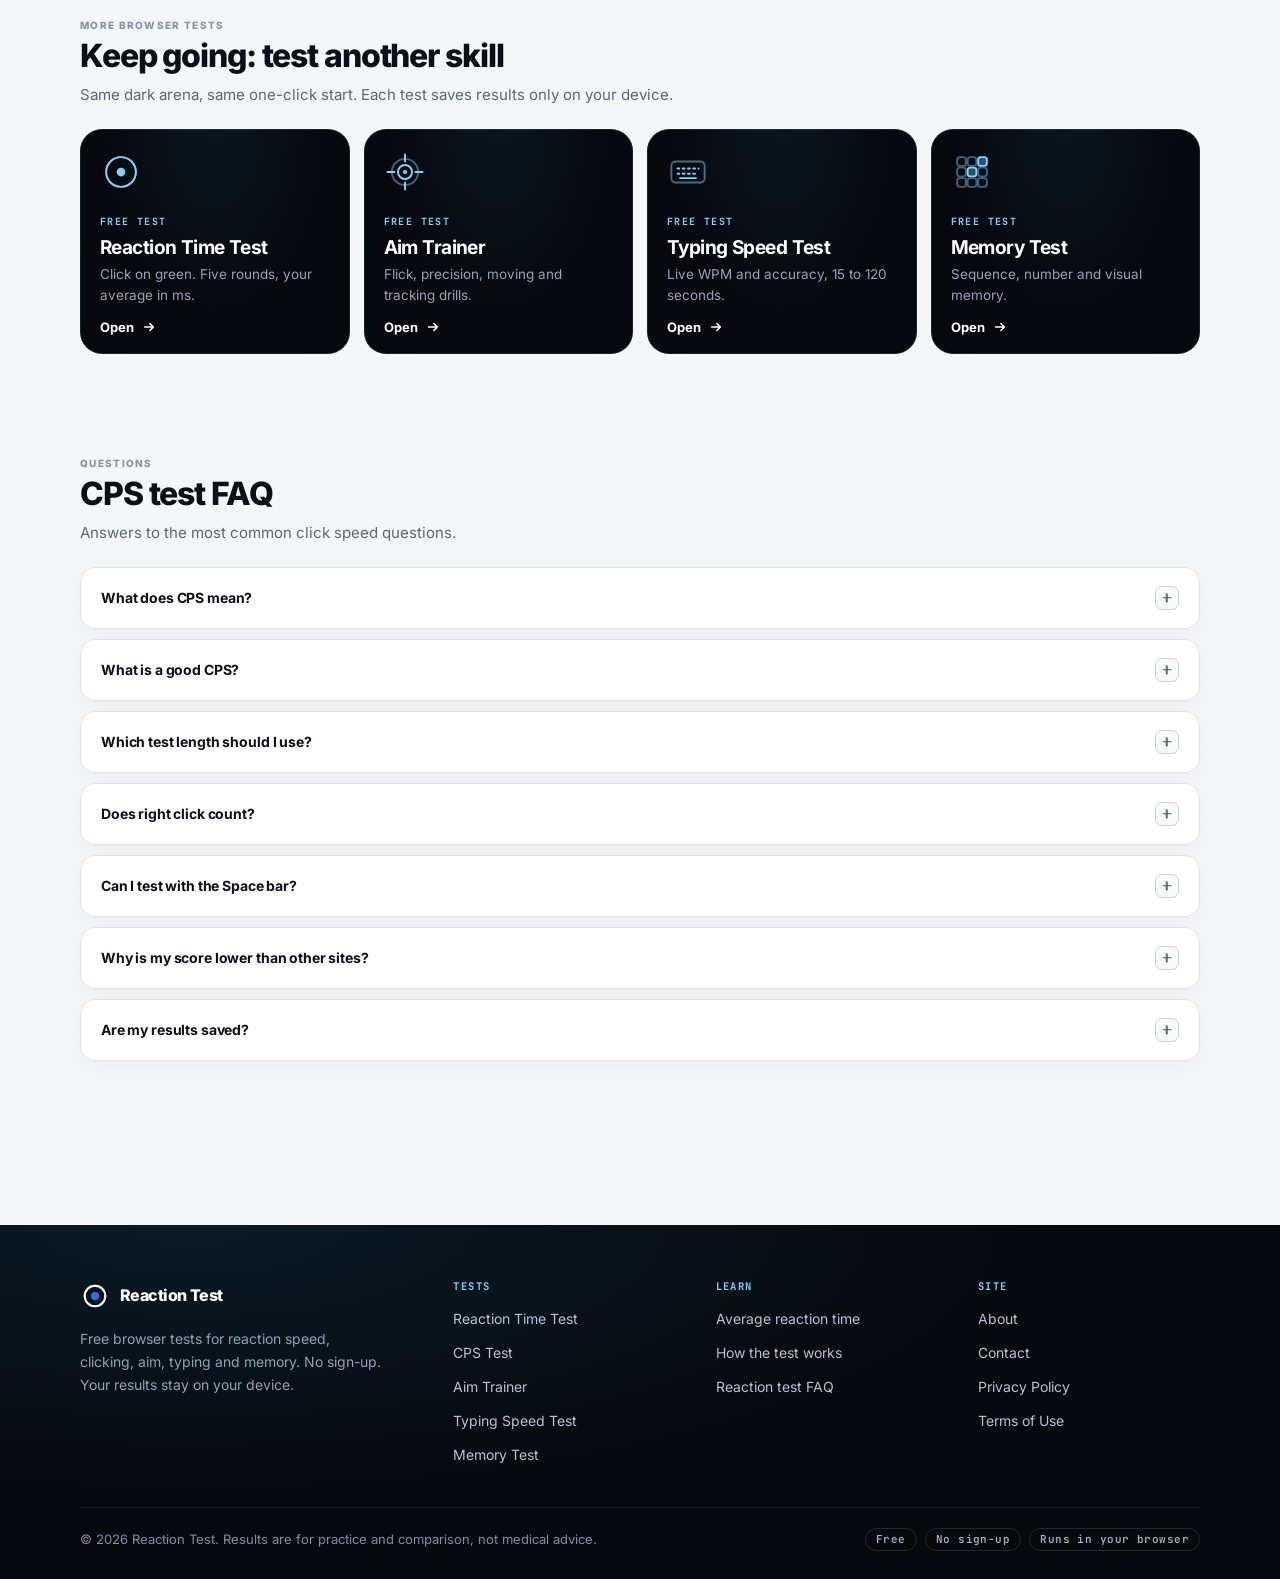
<file: cps-test.html>
<!doctype html>
<html lang="en">
<head>
<meta charset="utf-8">
<meta name="viewport" content="width=device-width,initial-scale=1">
<title>CPS Test – Click Speed Test (1, 5, 10 &amp; 60 Seconds)</title>
<meta name="description" content="Free CPS test: click as fast as you can for 1 to 60 seconds and see your clicks per second, peak speed and consistency. Mouse or spacebar, no signup.">
<meta name="robots" content="index,follow,max-image-preview:large">
<link rel="canonical" href="https://example.com/cps-test.html">
<meta name="theme-color" content="#f4f6fa">
<script src="assets/js/theme.js?v=87739050"></script>
<meta property="og:type" content="website">
<meta property="og:site_name" content="Reaction Test">
<meta property="og:locale" content="en_US">
<meta property="og:title" content="CPS Test – Click Speed Test (1, 5, 10 &amp; 60 Seconds)">
<meta property="og:description" content="Free CPS test: click as fast as you can for 1 to 60 seconds and see your clicks per second, peak speed and consistency. Mouse or spacebar, no signup.">
<meta property="og:url" content="https://example.com/cps-test.html">
<meta property="og:image" content="https://example.com/assets/og/cps-test.png">
<meta property="og:image:width" content="1200">
<meta property="og:image:height" content="630">
<meta property="og:image:alt" content="CPS Test – Click Speed Test (1, 5, 10 &amp; 60 Seconds)">
<meta name="twitter:card" content="summary_large_image">
<meta name="twitter:title" content="CPS Test – Click Speed Test (1, 5, 10 &amp; 60 Seconds)">
<meta name="twitter:description" content="Free CPS test: click as fast as you can for 1 to 60 seconds and see your clicks per second, peak speed and consistency. Mouse or spacebar, no signup.">
<meta name="twitter:image" content="https://example.com/assets/og/cps-test.png">
<link rel="icon" href="favicon.svg" type="image/svg+xml">
<link rel="icon" href="assets/img/favicon-32.png" sizes="32x32" type="image/png">
<link rel="apple-touch-icon" href="assets/img/apple-touch-icon.png">
<link rel="manifest" href="site.webmanifest">
<link rel="preload" href="assets/fonts/inter-latin-wght-normal.woff2" as="font" type="font/woff2" crossorigin>
<link rel="preload" href="assets/fonts/jetbrains-mono-latin-wght-normal.woff2" as="font" type="font/woff2" crossorigin>
<link rel="stylesheet" href="assets/css/site.css?v=87739050">
<link rel="stylesheet" href="assets/css/arena.css?v=87739050">
<script type="application/ld+json">[{"@context":"https://schema.org","@type":"WebApplication","name":"CPS Test","url":"https://example.com/cps-test.html","applicationCategory":"GameApplication","operatingSystem":"Any (web browser)","browserRequirements":"Requires JavaScript","description":"Free CPS test: click as fast as you can for 1 to 60 seconds and see your clicks per second, peak speed and consistency. Mouse or spacebar, no signup.","inLanguage":"en","offers":{"@type":"Offer","price":"0","priceCurrency":"USD"},"isAccessibleForFree":true,"alternateName":"Click Speed Test"},{"@context":"https://schema.org","@type":"BreadcrumbList","itemListElement":[{"@type":"ListItem","position":1,"name":"Home","item":"https://example.com/"},{"@type":"ListItem","position":2,"name":"CPS Test","item":"https://example.com/cps-test.html"}]}]</script>
</head>
<body>
<a class="skip" href="#top">Skip to content</a>
<header class="site-header">
  <div class="container nav">
    <a class="brand" href="index.html" aria-label="Reaction Test home"><span class="mark" aria-hidden="true"><svg viewBox="0 0 32 32"><circle class="m-r1" cx="16" cy="16" r="11"/><circle class="m-r2" cx="16" cy="16" r="11"/><circle class="m-core" cx="16" cy="16" r="4.4"/></svg></span><span>Reaction Test</span></a>
    <button class="theme-btn" type="button" data-theme-toggle aria-pressed="false" aria-label="Switch to dark mode"><svg class="theme-ico" viewBox="0 0 24 24" fill="none" stroke="currentColor" stroke-width="1.8" stroke-linecap="round" aria-hidden="true"><mask id="tm1"><rect width="24" height="24" fill="#fff"/><circle class="mask-dot" cx="15.5" cy="8.5" r="6" fill="#000"/></mask><circle class="core" cx="12" cy="12" r="5" mask="url(#tm1)"/><g class="rays"><line x1="12" y1="2.2" x2="12" y2="4.4" transform="rotate(0 12 12)"/><line x1="12" y1="2.2" x2="12" y2="4.4" transform="rotate(45 12 12)"/><line x1="12" y1="2.2" x2="12" y2="4.4" transform="rotate(90 12 12)"/><line x1="12" y1="2.2" x2="12" y2="4.4" transform="rotate(135 12 12)"/><line x1="12" y1="2.2" x2="12" y2="4.4" transform="rotate(180 12 12)"/><line x1="12" y1="2.2" x2="12" y2="4.4" transform="rotate(225 12 12)"/><line x1="12" y1="2.2" x2="12" y2="4.4" transform="rotate(270 12 12)"/><line x1="12" y1="2.2" x2="12" y2="4.4" transform="rotate(315 12 12)"/></g></svg></button>
    <button class="nav-toggle" id="navToggle" type="button" aria-expanded="false" aria-controls="siteNav" aria-label="Open menu"><span></span><span></span><span></span></button>
    <nav class="links" id="siteNav" aria-label="Primary navigation">
      <a class="nav-main" href="index.html">Reaction Time Test</a>
      <div class="dd">
        <button class="dd-btn is-active" type="button" aria-expanded="false" aria-haspopup="true">More tools <svg class="chev" viewBox="0 0 12 12" aria-hidden="true"><path d="M2.5 4.5 6 8l3.5-3.5" fill="none" stroke="currentColor" stroke-width="1.6" stroke-linecap="round" stroke-linejoin="round"/></svg></button>
        <div class="dd-menu" role="menu">
          <div class="dd-title">Free tools</div>
          <a class="dd-item" role="menuitem" href="cps-test.html" aria-current="page"><span>CPS Test</span><small>Clicks / sec</small></a><a class="dd-item" role="menuitem" href="aim-trainer.html"><span>Aim Trainer</span><small>5 modes</small></a><a class="dd-item" role="menuitem" href="typing-test.html"><span>Typing Speed Test</span><small>WPM</small></a><a class="dd-item" role="menuitem" href="memory-test.html"><span>Memory Test</span><small>3 games</small></a>
        </div>
      </div>
      <div class="dd">
        <button class="dd-btn" type="button" aria-expanded="false" aria-haspopup="true">Info <svg class="chev" viewBox="0 0 12 12" aria-hidden="true"><path d="M2.5 4.5 6 8l3.5-3.5" fill="none" stroke="currentColor" stroke-width="1.6" stroke-linecap="round" stroke-linejoin="round"/></svg></button>
        <div class="dd-menu" role="menu">
          <div class="dd-title">Learn</div>
          <a class="dd-item" role="menuitem" href="average-reaction-time.html"><span>Average reaction time</span></a>
          <a class="dd-item" role="menuitem" href="methodology.html"><span>How the test works</span></a>
          <div class="dd-sep"></div>
          <div class="dd-title">Site</div>
          <a class="dd-item" role="menuitem" href="about.html"><span>About</span></a>
          <a class="dd-item" role="menuitem" href="contact.html"><span>Contact</span></a>
          <a class="dd-item" role="menuitem" href="privacy.html"><span>Privacy Policy</span></a>
          <a class="dd-item" role="menuitem" href="terms.html"><span>Terms of Use</span></a>
        </div>
      </div>
    </nav>
    <span class="progress" aria-hidden="true"></span>
  </div>
</header>
<div class="toast" id="toast" role="status" aria-live="polite"></div>
<main id="top">
<div class="container">
<section class="tool-hero"><div class="eyebrow"><span class="dot"></span>Free click speed test</div><h1>CPS Test</h1><p>Click as fast as you can and see your clicks per second. Pick 1 to 60 seconds, mouse or Space bar. Your first click starts the clock.</p></section>
<section class="arena-card" id="test" aria-label="CPS test"><div class="arena" id="arena" tabindex="0" role="group" aria-label="Click speed test area" data-state="ready">
        <div class="a-progress" id="prog"></div>
        <div class="a-top">
          <span class="pb" id="pb">No best yet</span>
        </div>
        <div class="view v-ready">
          <div class="opts">
            <div class="seg" id="durSeg" role="radiogroup" aria-label="Test duration"><button type="button" role="radio" data-dur="1" aria-checked="false">1s</button><button type="button" role="radio" data-dur="5" aria-checked="false">5s</button><button type="button" role="radio" data-dur="10" aria-checked="false">10s</button><button type="button" role="radio" data-dur="15" aria-checked="false">15s</button><button type="button" role="radio" data-dur="30" aria-checked="false">30s</button><button type="button" role="radio" data-dur="60" aria-checked="false">60s</button></div>
            <div class="opt-row">
              <div class="seg sm" id="inSeg" role="radiogroup" aria-label="Input method"><button type="button" role="radio" data-in="mouse" aria-checked="true">Mouse</button><button type="button" role="radio" data-in="space" aria-checked="false">Space bar</button></div>
              <div class="seg sm" id="btnSeg" role="radiogroup" aria-label="Mouse buttons"><button type="button" role="radio" data-btn="both" aria-checked="true">Left + right</button><button type="button" role="radio" data-btn="left" aria-checked="false">Left only</button></div>
            </div>
          </div>
          <span class="blink-dot" aria-hidden="true"></span>
          <div class="state" id="rTitle">Click to begin</div>
          <p class="help" id="rHelp">Click as fast as you can for 10 seconds.</p>
        </div>
        <div class="view v-run" aria-live="off">
          <div class="live-label">CPS</div><div class="live" id="live">0.0</div>
          <div class="live-sub"><span id="runClicks">0</span> clicks · <span id="runLeft">10.0</span>s left</div>
          <div class="bars" id="liveBars" aria-hidden="true"></div>
        </div>
        <div class="view v-result" aria-live="polite">
          <div class="r-kick" id="rKick"></div>
          <div class="r-main"><span class="r-num" id="rNum">0.00</span><span class="r-unit">CPS</span></div>
          <div class="r-badges"><span class="tier" id="rTier"></span><span class="newbest" id="rBest" hidden>New best</span></div>
          <div class="r-scale"><div class="scale rev" id="scale"><div class="scale-track"></div><div class="scale-pin" id="pin"><span id="pinTxt"></span></div><div class="scale-ticks"></div></div></div>
          <div class="tiles"><div class="tile"><b id="tClicks">0</b><span>Clicks</span></div><div class="tile"><b id="tPeak">—</b><span>Peak / sec</span></div><div class="tile"><b id="tCons">—</b><span>Consistency</span></div><div class="tile" title="Second half compared with the first half"><b id="tPace">—</b><span>Pace</span></div></div>
          <div class="bars sm" id="rBars" aria-hidden="true"></div>
          <div class="r-actions">
            <button class="btn-main" id="again" type="button">Try again</button>
            <button class="a-btn" id="share" type="button">Share</button>
          </div>
        </div>
        <span class="a-hint" id="hint"></span>
        <button class="a-btn a-reset" id="reset" type="button">Reset</button>
        
      </div></section>
<section class="section" id="analysis"><div class="section-head"><span class="label">Analysis</span><h2>Understand your performance</h2><p>A progress report built from all your saved sessions, not just the last one.</p></div>
<div class="dpanel">
  <div class="an-empty" id="anEmpty"><span class="live-dot" aria-hidden="true"></span><h3>Your analysis is waiting</h3><p>Complete your first click speed test to see where your CPS sits on the scale and how steady your clicking was.</p><button class="btn-main" id="anStart" type="button">Start CPS Test</button></div>
  <div class="an-data" id="anData" hidden>
    <div class="an-head"><span class="live-dot" aria-hidden="true"></span><span id="anKick"></span><span id="anWhen"></span></div>
    <div class="an-kpis" id="anKpis"></div>
    <div class="an-grid2">
      <article class="an-card"><h3>Your trend</h3><p class="note" id="anTrendNote"></p><div class="trend" id="anTrend"></div></article>
      <article class="an-card"><h3 id="anMixTitle"></h3><p class="note" id="anMixNote"></p><div class="mix" id="anMix"></div></article>
    </div>
    <div class="an-ins" id="anIns"></div>
    <div class="an-coach" id="anCoach"><span class="live-dot" aria-hidden="true"></span><p id="anCoachTxt"></p></div>
  </div>
</div></section>
<section class="section" id="history"><div class="section-head"><span class="label">Personal history</span><h2>Your recent sessions</h2><p>Your latest completed sessions appear here, saved only on this device.</p></div>
<div class="dpanel">
  <div class="hist-head"><div><h3>Local session history</h3><p id="histNote">Saved only in this browser.</p></div><button class="a-btn" id="histClear" type="button" hidden>Clear history</button></div>
  <div class="spark" id="histSpark" hidden></div>
  <div class="h-wrap" id="histTable"></div>
</div></section><section class="section" id="average"><div class="section-head"><span class="label">Benchmarks</span><h2>What is a good CPS score?</h2><p>Short tests flatter you, because you can sprint for a second or two. Longer tests show what you can hold.</p></div><div class="content-grid"><article class="content-card"><h3>CPS benchmarks (10 seconds)</h3><div class="ref-wrap"><table class="ref-table"><thead><tr><th>Clicks per second</th><th>Rating</th></tr></thead><tbody><tr><td>Under 4</td><td>Slow</td></tr><tr><td>4 – 5.9</td><td>Average</td></tr><tr><td>6 – 7.9</td><td>Good</td></tr><tr><td>8 – 9.9</td><td>Fast</td></tr><tr><td>10 – 12.9</td><td>Very fast</td></tr><tr><td>13 – 15.9</td><td>Elite</td></tr><tr><td>16 or more</td><td>Extreme</td></tr></tbody></table></div><p class="note">Rough practice benchmarks, not official standards.</p></article><article class="content-card"><h3>What affects your CPS?</h3><ul><li><strong>Test length:</strong> 1 and 5 second tests measure a burst, 30 and 60 seconds measure endurance and usually score lower.</li><li><strong>Technique:</strong> normal clicking is the fair baseline. Jitter and butterfly clicking are faster but tire your hand and some servers restrict them.</li><li><strong>Your mouse:</strong> a light, responsive click helps. Check you are using the same button setting every time.</li><li><strong>Warm-up and rest:</strong> a few short sprints help; stop if your hand or wrist hurts.</li></ul></article></div></section><section class="section" id="how"><div class="section-head"><span class="label">How it works</span><h2>How the CPS test works</h2><p>CPS means clicks per second: your click count divided by the time you chose.</p></div><div class="content-grid"><article class="content-card"><h3>The test</h3><ol class="steps"><li>Pick 1, 5, 10, 15, 30 or 60 seconds.</li><li>Click the box. Your first click starts the clock and counts as click one.</li><li>Keep clicking. Every click shows a ripple so you can see it register.</li><li>Read your CPS, total clicks, fastest second, consistency and pace.</li></ol></article><article class="content-card"><h3>How is it scored?</h3><p><strong>CPS = total clicks ÷ seconds.</strong> A 10 second test with 80 clicks is 8.0 CPS.</p><p>Consistency compares your seconds against each other, and Pace tells you whether your second half was faster or slower than your first. Switch between Left + right and Left only to match the rules you play by, or choose Space bar to test your keyboard.</p></article></div></section><section class="section" id="improve"><div class="section-head"><span class="label">Practice</span><h2>How to click faster</h2><p>Speed comes from relaxed tension and rhythm, not from squeezing harder.</p></div><div class="content-grid"><article class="content-card"><h3>Set up</h3><ul><li>Use a mouse with a light click and a firm surface.</li><li>Rest your forearm so your wrist stays neutral.</li><li>Use the same input settings every time.</li></ul></article><article class="content-card"><h3>Practise</h3><ul><li>Do short 5 second sprints with 30 seconds of rest.</li><li>Watch the live bars: even bars score better than one big burst.</li><li>Use the Pace score to see if you fade in the second half.</li></ul></article></div></section><section class="section" id="more"><div class="section-head"><span class="label">More browser tests</span><h2>Keep going: test another skill</h2><p>Same dark arena, same one-click start. Each test saves results only on your device.</p></div><div class="tcards"><a class="tcard" href="index.html"><span class="ico"><svg viewBox="0 0 48 48" fill="none" stroke="currentColor" stroke-width="2.2" aria-hidden="true"><circle cx="24" cy="24" r="17" opacity=".4"/><circle class="p" cx="24" cy="24" r="17"/><circle cx="24" cy="24" r="5" fill="currentColor" stroke="none"/></svg></span><small>Free test</small><h3>Reaction Time Test</h3><p>Click on green. Five rounds, your average in ms.</p><span class="go">Open <svg viewBox="0 0 16 16" fill="none" stroke="currentColor" stroke-width="1.8" stroke-linecap="round" stroke-linejoin="round" aria-hidden="true"><path d="M3 8h10M9 4l4 4-4 4"/></svg></span></a><a class="tcard" href="aim-trainer.html"><span class="ico"><svg viewBox="0 0 48 48" fill="none" stroke="currentColor" stroke-width="2.2" stroke-linecap="round" aria-hidden="true"><circle cx="24" cy="24" r="15" opacity=".45"/><circle class="p" cx="24" cy="24" r="8"/><circle cx="24" cy="24" r="2.4" fill="currentColor" stroke="none"/><path d="M24 4v8M24 36v8M4 24h8M36 24h8"/></svg></span><small>Free test</small><h3>Aim Trainer</h3><p>Flick, precision, moving and tracking drills.</p><span class="go">Open <svg viewBox="0 0 16 16" fill="none" stroke="currentColor" stroke-width="1.8" stroke-linecap="round" stroke-linejoin="round" aria-hidden="true"><path d="M3 8h10M9 4l4 4-4 4"/></svg></span></a><a class="tcard" href="typing-test.html"><span class="ico"><svg viewBox="0 0 48 48" fill="none" stroke="currentColor" stroke-width="2.2" stroke-linecap="round" stroke-linejoin="round" aria-hidden="true"><rect x="5" y="12" width="38" height="24" rx="5" opacity=".5"/><path d="M12 20h2M18 20h2M24 20h2M30 20h2M36 20h0M12 26h2M18 26h2M24 26h2M30 26h2"/><path class="p" d="M15 31h18"/></svg></span><small>Free test</small><h3>Typing Speed Test</h3><p>Live WPM and accuracy, 15 to 120 seconds.</p><span class="go">Open <svg viewBox="0 0 16 16" fill="none" stroke="currentColor" stroke-width="1.8" stroke-linecap="round" stroke-linejoin="round" aria-hidden="true"><path d="M3 8h10M9 4l4 4-4 4"/></svg></span></a><a class="tcard" href="memory-test.html"><span class="ico"><svg viewBox="0 0 48 48" fill="none" stroke="currentColor" stroke-width="2.2" aria-hidden="true"><rect x="7" y="7" width="10" height="10" rx="3" opacity=".45"/><rect x="19" y="7" width="10" height="10" rx="3" opacity=".45"/><rect x="31" y="7" width="10" height="10" rx="3" class="p" fill="currentColor" fill-opacity=".35"/><rect x="7" y="19" width="10" height="10" rx="3" opacity=".45"/><rect x="19" y="19" width="10" height="10" rx="3" fill="currentColor" fill-opacity=".35"/><rect x="31" y="19" width="10" height="10" rx="3" opacity=".45"/><rect x="7" y="31" width="10" height="10" rx="3" opacity=".45"/><rect x="19" y="31" width="10" height="10" rx="3" opacity=".45"/><rect x="31" y="31" width="10" height="10" rx="3" opacity=".45"/></svg></span><small>Free test</small><h3>Memory Test</h3><p>Sequence, number and visual memory.</p><span class="go">Open <svg viewBox="0 0 16 16" fill="none" stroke="currentColor" stroke-width="1.8" stroke-linecap="round" stroke-linejoin="round" aria-hidden="true"><path d="M3 8h10M9 4l4 4-4 4"/></svg></span></a></div></section><section class="faq" id="faq"><div class="section-head"><span class="label">Questions</span><h2>CPS test FAQ</h2><p>Answers to the most common click speed questions.</p></div><div class="faq-list"><details><summary>What does CPS mean?<span class="faq-plus" aria-hidden="true"></span></summary><p>Clicks per second. It is your number of clicks divided by the length of the test in seconds.</p></details><details><summary>What is a good CPS?<span class="faq-plus" aria-hidden="true"></span></summary><p>About 6 to 8 CPS is good for normal clicking over 10 seconds. Past 10 CPS usually involves jitter or butterfly clicking.</p></details><details><summary>Which test length should I use?<span class="faq-plus" aria-hidden="true"></span></summary><p>Use 5 seconds to compare with friends and 10 seconds for a steadier measure. Use 30 or 60 seconds to test endurance.</p></details><details><summary>Does right click count?<span class="faq-plus" aria-hidden="true"></span></summary><p>By default left and right buttons both count, which allows butterfly clicking. Switch to Left only if you want strict one-button scoring.</p></details><details><summary>Can I test with the Space bar?<span class="faq-plus" aria-hidden="true"></span></summary><p>Yes. Choose Space bar in the options and press Space instead of clicking.</p></details><details><summary>Why is my score lower than other sites?<span class="faq-plus" aria-hidden="true"></span></summary><p>Longer tests, a different mouse and strict one-button rules all lower the number. Compare using the same duration and settings.</p></details><details><summary>Are my results saved?<span class="faq-plus" aria-hidden="true"></span></summary><p>Your best score and history stay in your browser only. Nothing is uploaded.</p></details></div></section></div>
</main>
<footer class="site-footer">
  <div class="container">
    <div class="foot-grid">
      <div class="foot-brand">
        <a class="brand" href="index.html" aria-label="Reaction Test home"><span class="mark" aria-hidden="true"><svg viewBox="0 0 32 32"><circle class="m-r1" cx="16" cy="16" r="11"/><circle class="m-r2" cx="16" cy="16" r="11"/><circle class="m-core" cx="16" cy="16" r="4.4"/></svg></span><span>Reaction Test</span></a>
        <p>Free browser tests for reaction speed, clicking, aim, typing and memory. No sign-up. Your results stay on your device.</p>
      </div>
      <div><h4>Tests</h4><ul><li><a href="index.html">Reaction Time Test</a></li><li><a href="cps-test.html">CPS Test</a></li><li><a href="aim-trainer.html">Aim Trainer</a></li><li><a href="typing-test.html">Typing Speed Test</a></li><li><a href="memory-test.html">Memory Test</a></li></ul></div>
      <div><h4>Learn</h4><ul><li><a href="average-reaction-time.html">Average reaction time</a></li><li><a href="methodology.html">How the test works</a></li><li><a href="index.html#faq">Reaction test FAQ</a></li></ul></div>
      <div><h4>Site</h4><ul><li><a href="about.html">About</a></li><li><a href="contact.html">Contact</a></li><li><a href="privacy.html">Privacy Policy</a></li><li><a href="terms.html">Terms of Use</a></li></ul></div>
    </div>
    <div class="foot-bottom"><span>© 2026 Reaction Test. Results are for practice and comparison, not medical advice.</span><span class="chips"><i>Free</i><i>No sign-up</i><i>Runs in your browser</i></span></div>
  </div>
</footer>
<script src="assets/js/site.js?v=87739050" defer></script>
<script src="assets/js/engine.js?v=87739050" defer></script>
<script src="assets/js/fullscreen.js?v=87739050" defer></script>
<script src="assets/js/cps.js?v=87739050" defer></script>
</body>
</html>
</file>
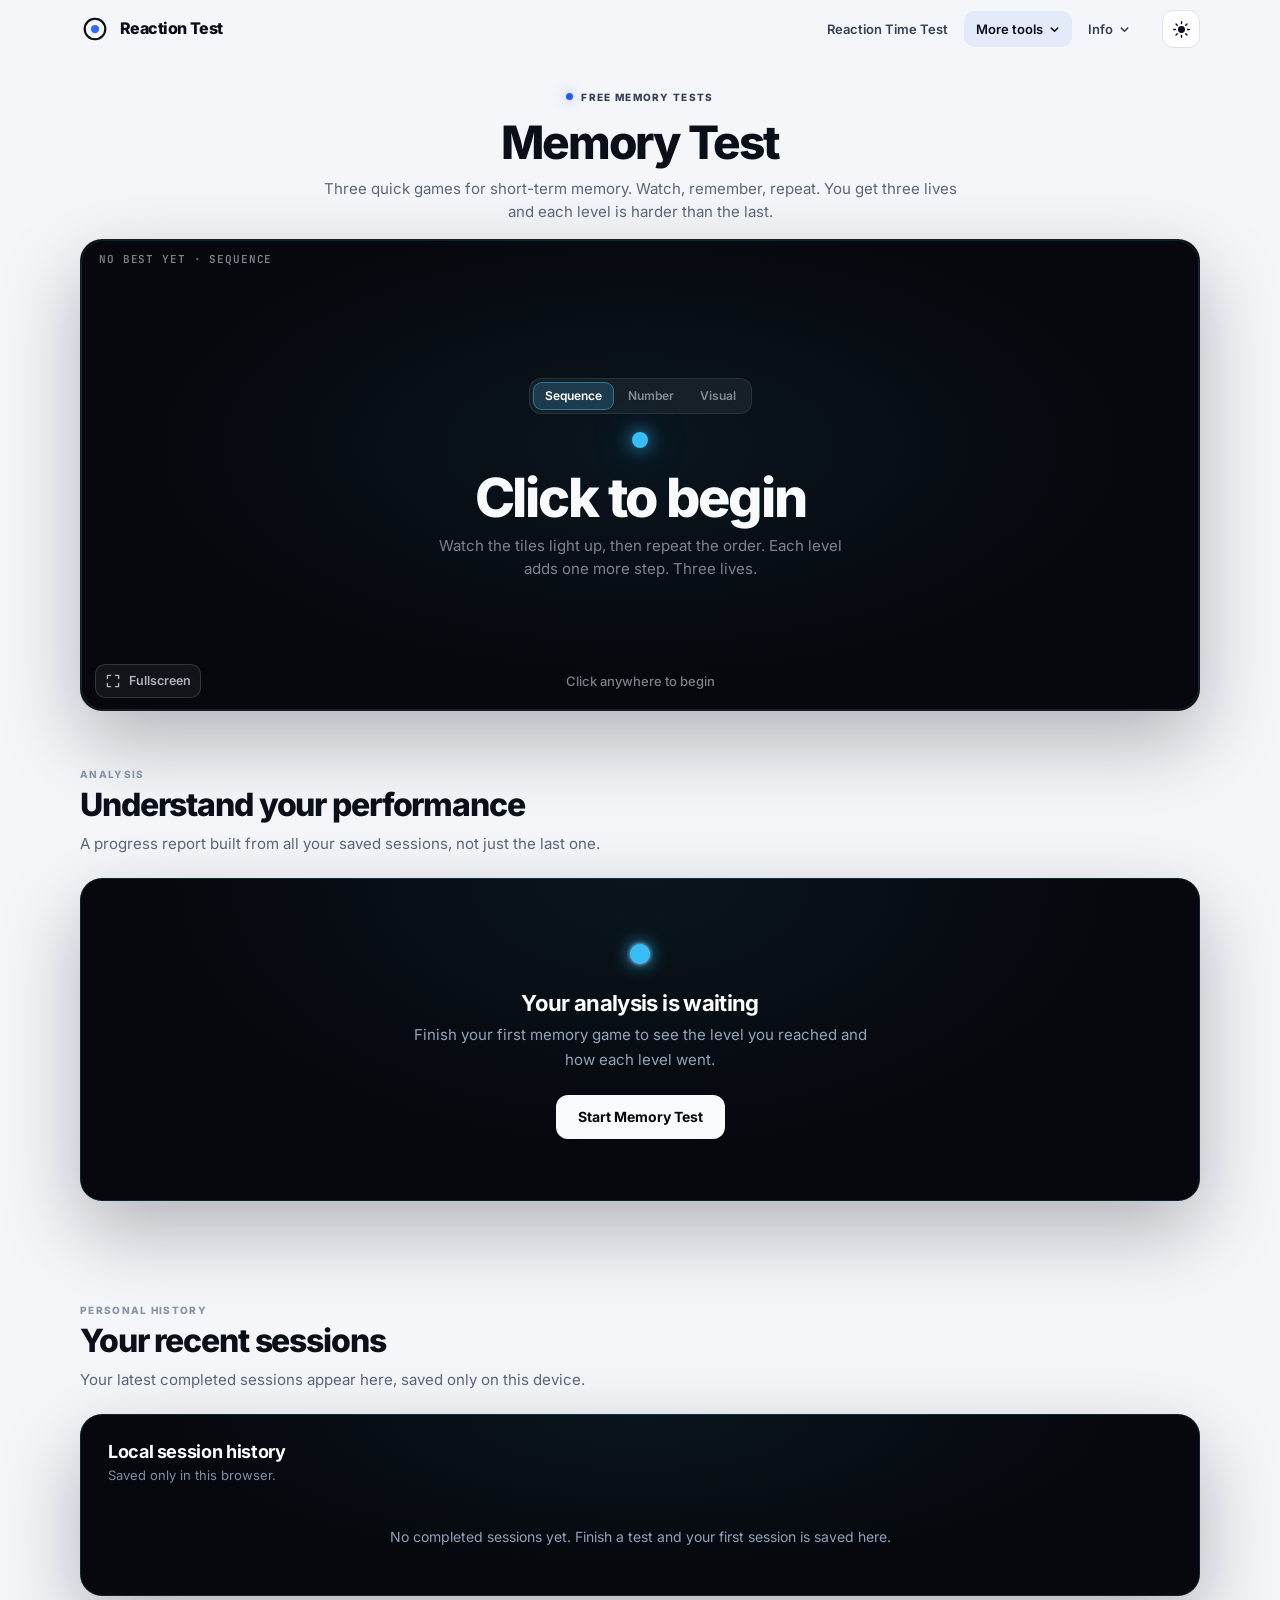
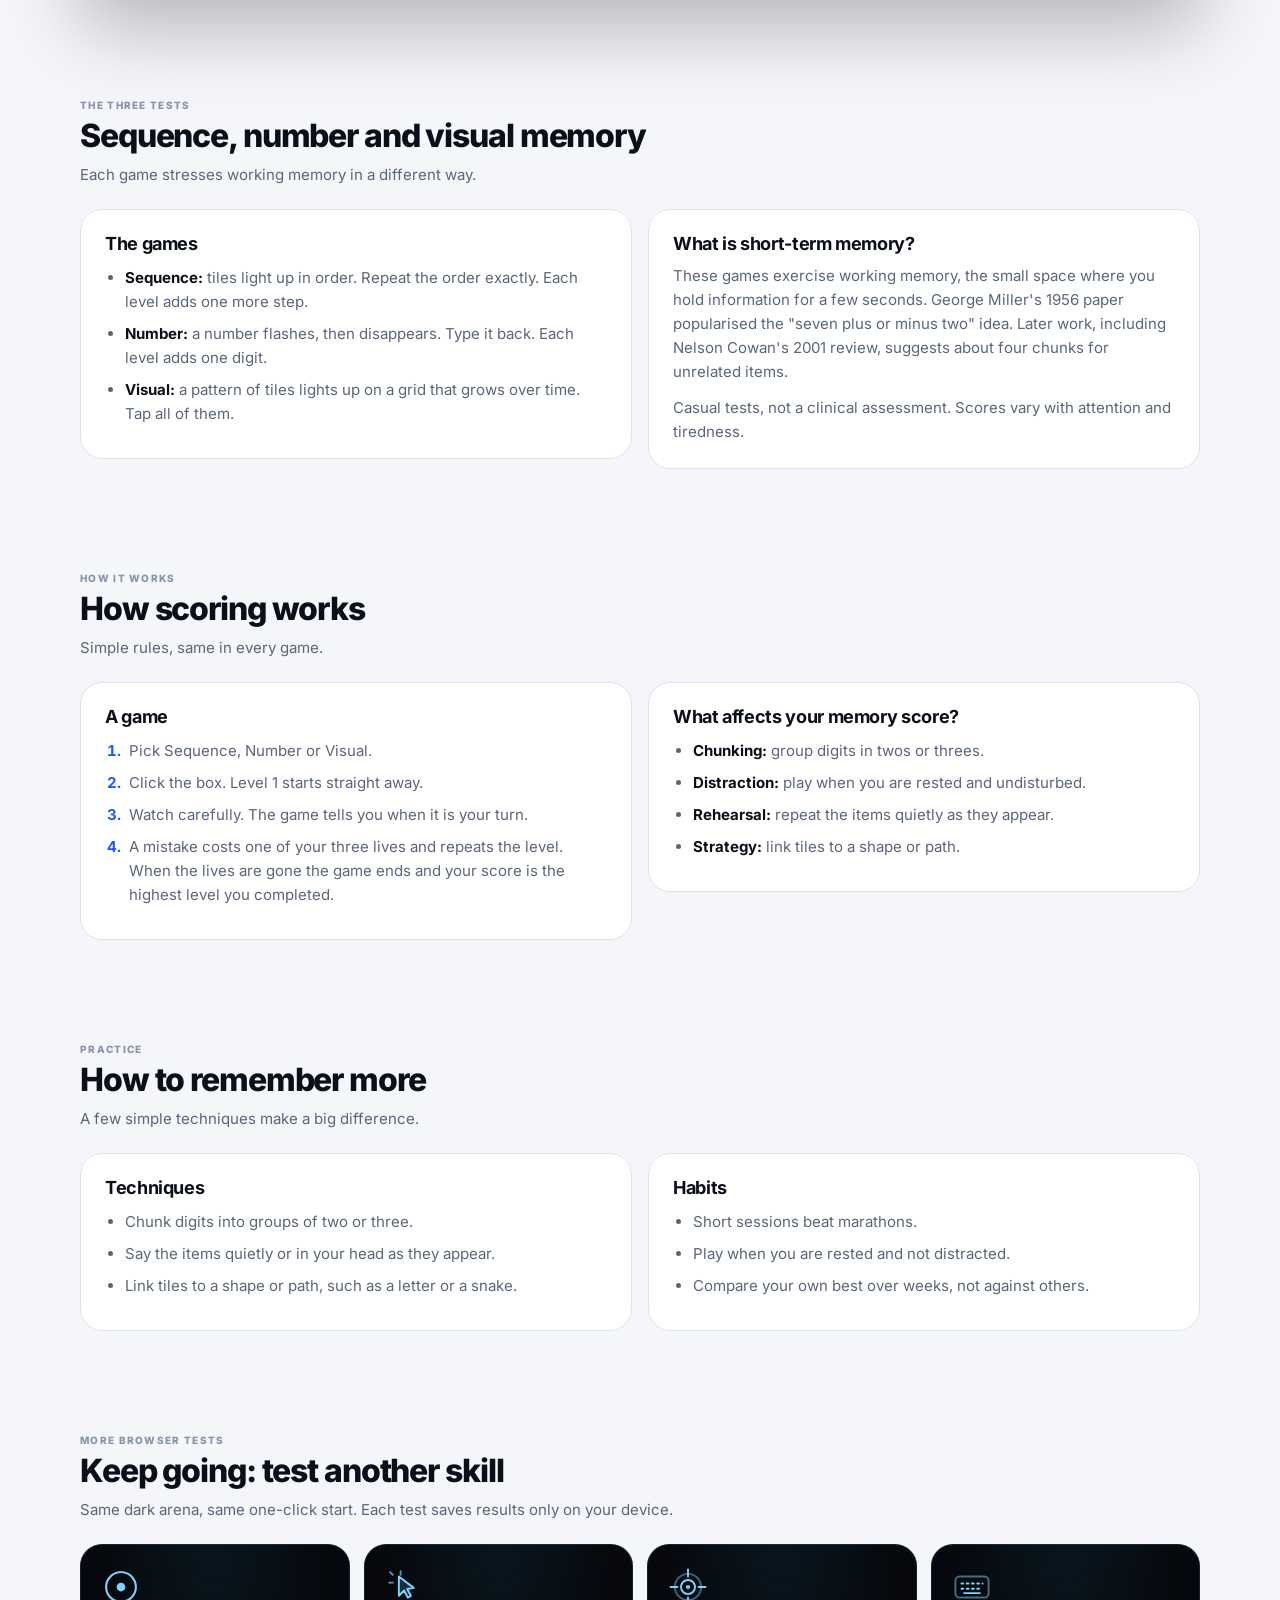
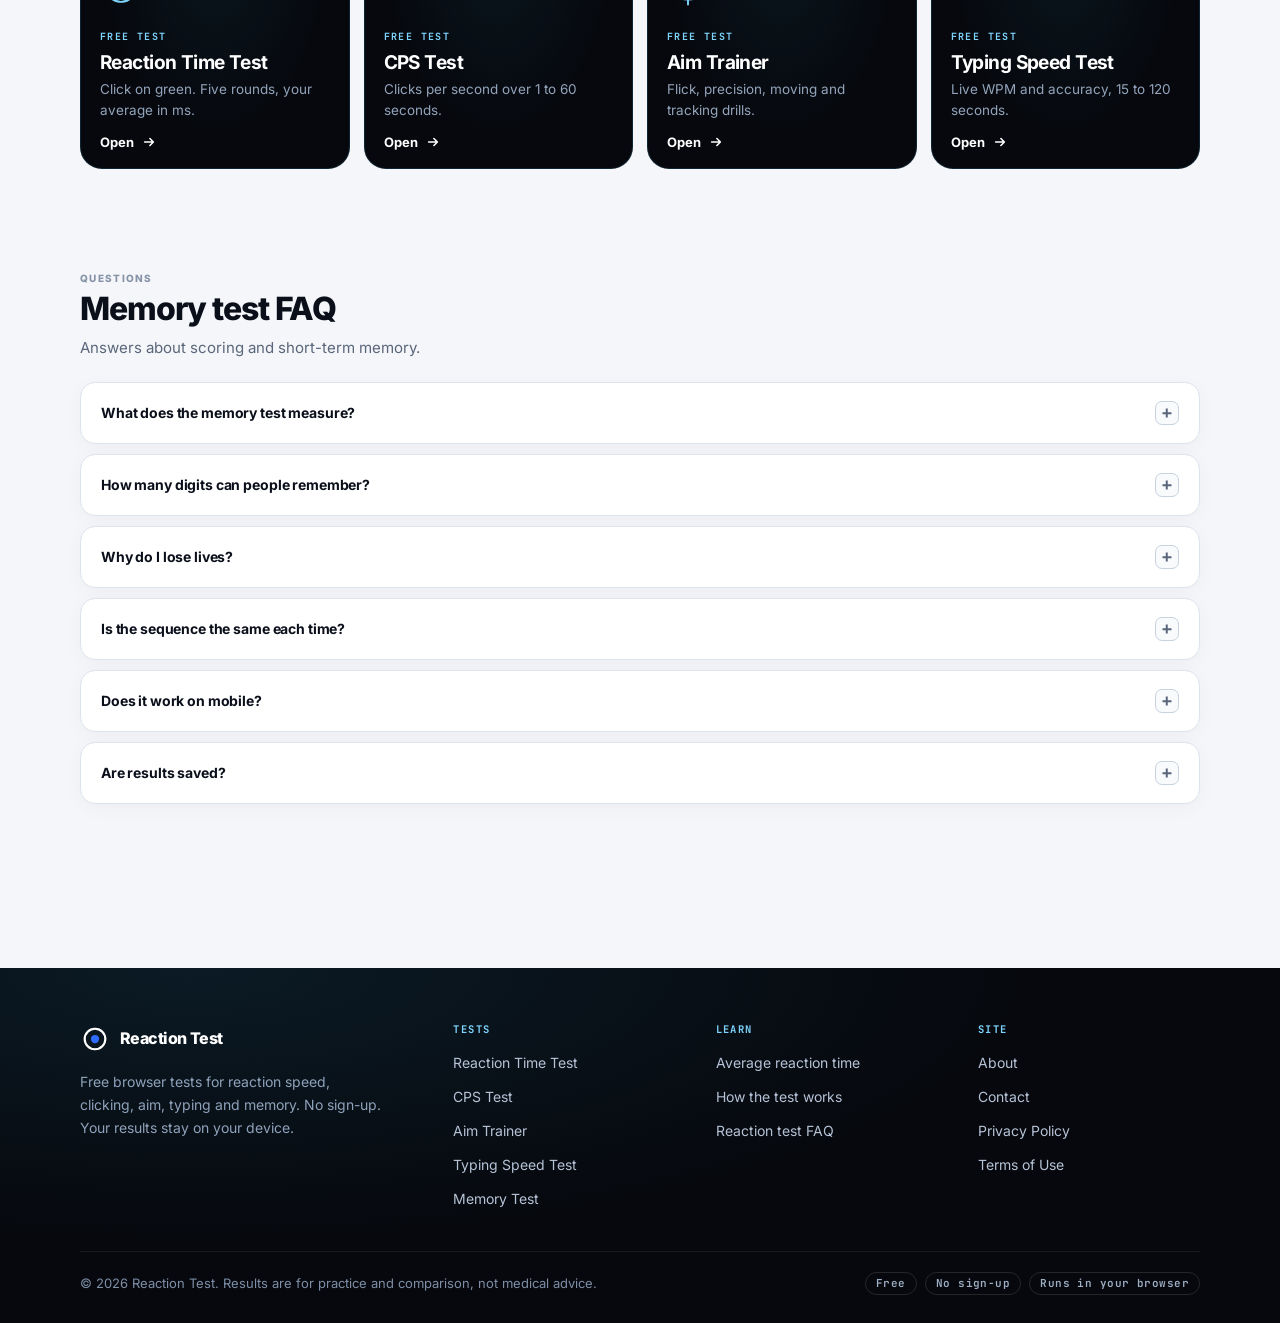
<file: memory-test.html>
<!doctype html>
<html lang="en">
<head>
<meta charset="utf-8">
<meta name="viewport" content="width=device-width,initial-scale=1">
<title>Memory Test – Sequence, Number &amp; Visual Memory Games</title>
<meta name="description" content="Free online memory tests: repeat a growing sequence, recall a number or remember a pattern of tiles. Three lives, instant results, no signup.">
<meta name="robots" content="index,follow,max-image-preview:large">
<link rel="canonical" href="https://example.com/memory-test.html">
<meta name="theme-color" content="#f4f6fa">
<script src="assets/js/theme.js?v=87739050"></script>
<meta property="og:type" content="website">
<meta property="og:site_name" content="Reaction Test">
<meta property="og:locale" content="en_US">
<meta property="og:title" content="Memory Test – Sequence, Number &amp; Visual Memory Games">
<meta property="og:description" content="Free online memory tests: repeat a growing sequence, recall a number or remember a pattern of tiles. Three lives, instant results, no signup.">
<meta property="og:url" content="https://example.com/memory-test.html">
<meta property="og:image" content="https://example.com/assets/og/memory-test.png">
<meta property="og:image:width" content="1200">
<meta property="og:image:height" content="630">
<meta property="og:image:alt" content="Memory Test – Sequence, Number &amp; Visual Memory Games">
<meta name="twitter:card" content="summary_large_image">
<meta name="twitter:title" content="Memory Test – Sequence, Number &amp; Visual Memory Games">
<meta name="twitter:description" content="Free online memory tests: repeat a growing sequence, recall a number or remember a pattern of tiles. Three lives, instant results, no signup.">
<meta name="twitter:image" content="https://example.com/assets/og/memory-test.png">
<link rel="icon" href="favicon.svg" type="image/svg+xml">
<link rel="icon" href="assets/img/favicon-32.png" sizes="32x32" type="image/png">
<link rel="apple-touch-icon" href="assets/img/apple-touch-icon.png">
<link rel="manifest" href="site.webmanifest">
<link rel="preload" href="assets/fonts/inter-latin-wght-normal.woff2" as="font" type="font/woff2" crossorigin>
<link rel="preload" href="assets/fonts/jetbrains-mono-latin-wght-normal.woff2" as="font" type="font/woff2" crossorigin>
<link rel="stylesheet" href="assets/css/site.css?v=87739050">
<link rel="stylesheet" href="assets/css/arena.css?v=87739050">
<script type="application/ld+json">[{"@context":"https://schema.org","@type":"WebApplication","name":"Memory Test","url":"https://example.com/memory-test.html","applicationCategory":"GameApplication","operatingSystem":"Any (web browser)","browserRequirements":"Requires JavaScript","description":"Free online memory tests: repeat a growing sequence, recall a number or remember a pattern of tiles. Three lives, instant results, no signup.","inLanguage":"en","offers":{"@type":"Offer","price":"0","priceCurrency":"USD"},"isAccessibleForFree":true,"alternateName":"Online Memory Games"},{"@context":"https://schema.org","@type":"BreadcrumbList","itemListElement":[{"@type":"ListItem","position":1,"name":"Home","item":"https://example.com/"},{"@type":"ListItem","position":2,"name":"Memory Test","item":"https://example.com/memory-test.html"}]}]</script>
</head>
<body>
<a class="skip" href="#top">Skip to content</a>
<header class="site-header">
  <div class="container nav">
    <a class="brand" href="index.html" aria-label="Reaction Test home"><span class="mark" aria-hidden="true"><svg viewBox="0 0 32 32"><circle class="m-r1" cx="16" cy="16" r="11"/><circle class="m-r2" cx="16" cy="16" r="11"/><circle class="m-core" cx="16" cy="16" r="4.4"/></svg></span><span>Reaction Test</span></a>
    <button class="theme-btn" type="button" data-theme-toggle aria-pressed="false" aria-label="Switch to dark mode"><svg class="theme-ico" viewBox="0 0 24 24" fill="none" stroke="currentColor" stroke-width="1.8" stroke-linecap="round" aria-hidden="true"><mask id="tm1"><rect width="24" height="24" fill="#fff"/><circle class="mask-dot" cx="15.5" cy="8.5" r="6" fill="#000"/></mask><circle class="core" cx="12" cy="12" r="5" mask="url(#tm1)"/><g class="rays"><line x1="12" y1="2.2" x2="12" y2="4.4" transform="rotate(0 12 12)"/><line x1="12" y1="2.2" x2="12" y2="4.4" transform="rotate(45 12 12)"/><line x1="12" y1="2.2" x2="12" y2="4.4" transform="rotate(90 12 12)"/><line x1="12" y1="2.2" x2="12" y2="4.4" transform="rotate(135 12 12)"/><line x1="12" y1="2.2" x2="12" y2="4.4" transform="rotate(180 12 12)"/><line x1="12" y1="2.2" x2="12" y2="4.4" transform="rotate(225 12 12)"/><line x1="12" y1="2.2" x2="12" y2="4.4" transform="rotate(270 12 12)"/><line x1="12" y1="2.2" x2="12" y2="4.4" transform="rotate(315 12 12)"/></g></svg></button>
    <button class="nav-toggle" id="navToggle" type="button" aria-expanded="false" aria-controls="siteNav" aria-label="Open menu"><span></span><span></span><span></span></button>
    <nav class="links" id="siteNav" aria-label="Primary navigation">
      <a class="nav-main" href="index.html">Reaction Time Test</a>
      <div class="dd">
        <button class="dd-btn is-active" type="button" aria-expanded="false" aria-haspopup="true">More tools <svg class="chev" viewBox="0 0 12 12" aria-hidden="true"><path d="M2.5 4.5 6 8l3.5-3.5" fill="none" stroke="currentColor" stroke-width="1.6" stroke-linecap="round" stroke-linejoin="round"/></svg></button>
        <div class="dd-menu" role="menu">
          <div class="dd-title">Free tools</div>
          <a class="dd-item" role="menuitem" href="cps-test.html"><span>CPS Test</span><small>Clicks / sec</small></a><a class="dd-item" role="menuitem" href="aim-trainer.html"><span>Aim Trainer</span><small>5 modes</small></a><a class="dd-item" role="menuitem" href="typing-test.html"><span>Typing Speed Test</span><small>WPM</small></a><a class="dd-item" role="menuitem" href="memory-test.html" aria-current="page"><span>Memory Test</span><small>3 games</small></a>
        </div>
      </div>
      <div class="dd">
        <button class="dd-btn" type="button" aria-expanded="false" aria-haspopup="true">Info <svg class="chev" viewBox="0 0 12 12" aria-hidden="true"><path d="M2.5 4.5 6 8l3.5-3.5" fill="none" stroke="currentColor" stroke-width="1.6" stroke-linecap="round" stroke-linejoin="round"/></svg></button>
        <div class="dd-menu" role="menu">
          <div class="dd-title">Learn</div>
          <a class="dd-item" role="menuitem" href="average-reaction-time.html"><span>Average reaction time</span></a>
          <a class="dd-item" role="menuitem" href="methodology.html"><span>How the test works</span></a>
          <div class="dd-sep"></div>
          <div class="dd-title">Site</div>
          <a class="dd-item" role="menuitem" href="about.html"><span>About</span></a>
          <a class="dd-item" role="menuitem" href="contact.html"><span>Contact</span></a>
          <a class="dd-item" role="menuitem" href="privacy.html"><span>Privacy Policy</span></a>
          <a class="dd-item" role="menuitem" href="terms.html"><span>Terms of Use</span></a>
        </div>
      </div>
    </nav>
    <span class="progress" aria-hidden="true"></span>
  </div>
</header>
<div class="toast" id="toast" role="status" aria-live="polite"></div>
<main id="top">
<div class="container">
<section class="tool-hero"><div class="eyebrow"><span class="dot"></span>Free memory tests</div><h1>Memory Test</h1><p>Three quick games for short-term memory. Watch, remember, repeat. You get three lives and each level is harder than the last.</p></section>
<section class="arena-card" id="test" aria-label="Memory test"><div class="arena mem" id="arena" tabindex="0" role="group" aria-label="Memory test" data-state="ready">
        <div class="a-progress" id="prog"></div>
        <div class="a-top">
          <span class="pb" id="pb">No best yet</span>
        </div>
        <div class="view v-ready">
          <div class="opts"><div class="seg wrap" id="modeSeg" role="radiogroup" aria-label="Memory test type"><button type="button" role="radio" data-mode="sequence" aria-checked="false">Sequence</button><button type="button" role="radio" data-mode="number" aria-checked="false">Number</button><button type="button" role="radio" data-mode="visual" aria-checked="false">Visual</button></div></div>
          <span class="blink-dot" aria-hidden="true"></span>
          <div class="state">Click to begin</div>
          <p class="help" id="rHelp"></p>
        </div>
        <div class="view v-run" aria-live="polite">
          <div class="mem-hud"><div><b id="memLvl">1</b><span id="memLvlLab">Level</span></div><div><span>Lives</span><span class="hearts" id="hearts"></span></div></div>
          <div class="mem-status" id="memStatus"></div>
          <div id="stage"></div>
        </div>
        <div class="view v-result" aria-live="polite">
          <div class="r-kick" id="rKick"></div>
          <div class="r-main"><span class="r-num" id="rNum">0</span><span class="r-unit" id="rUnit"></span></div>
          <div class="r-badges"><span class="tier" id="rTier"></span><span class="newbest" id="rBest" hidden>New best</span></div>
          <div class="r-scale"><div class="scale rev" id="scale"><div class="scale-track"></div><div class="scale-pin" id="pin"><span id="pinTxt"></span></div><div class="scale-ticks"></div></div></div>
          <div class="tiles"><div class="tile"><b id="tA">0</b><span>Accuracy</span></div><div class="tile"><b id="tB">0</b><span>Your best</span></div><div class="tile"><b id="tC">0</b><span>Time played</span></div><div class="tile"><b id="tD">0</b><span>Lives used</span></div></div>
          <div class="bars sm" id="rBars" aria-hidden="true"></div>
          <div class="r-actions">
            <button class="btn-main" id="again" type="button">Try again</button>
            <button class="a-btn" id="share" type="button">Share</button>
          </div>
        </div>
        <span class="a-hint" id="hint">Click anywhere to begin</span>
        <button class="a-btn a-reset" id="reset" type="button">Reset</button>
        
      </div></section>
<section class="section" id="analysis"><div class="section-head"><span class="label">Analysis</span><h2>Understand your performance</h2><p>A progress report built from all your saved sessions, not just the last one.</p></div>
<div class="dpanel">
  <div class="an-empty" id="anEmpty"><span class="live-dot" aria-hidden="true"></span><h3>Your analysis is waiting</h3><p>Finish your first memory game to see the level you reached and how each level went.</p><button class="btn-main" id="anStart" type="button">Start Memory Test</button></div>
  <div class="an-data" id="anData" hidden>
    <div class="an-head"><span class="live-dot" aria-hidden="true"></span><span id="anKick"></span><span id="anWhen"></span></div>
    <div class="an-kpis" id="anKpis"></div>
    <div class="an-grid2">
      <article class="an-card"><h3>Your trend</h3><p class="note" id="anTrendNote"></p><div class="trend" id="anTrend"></div></article>
      <article class="an-card"><h3 id="anMixTitle"></h3><p class="note" id="anMixNote"></p><div class="mix" id="anMix"></div></article>
    </div>
    <div class="an-ins" id="anIns"></div>
    <div class="an-coach" id="anCoach"><span class="live-dot" aria-hidden="true"></span><p id="anCoachTxt"></p></div>
  </div>
</div></section>
<section class="section" id="history"><div class="section-head"><span class="label">Personal history</span><h2>Your recent sessions</h2><p>Your latest completed sessions appear here, saved only on this device.</p></div>
<div class="dpanel">
  <div class="hist-head"><div><h3>Local session history</h3><p id="histNote">Saved only in this browser.</p></div><button class="a-btn" id="histClear" type="button" hidden>Clear history</button></div>
  <div class="spark" id="histSpark" hidden></div>
  <div class="h-wrap" id="histTable"></div>
</div></section><section class="section" id="modes"><div class="section-head"><span class="label">The three tests</span><h2>Sequence, number and visual memory</h2><p>Each game stresses working memory in a different way.</p></div><div class="content-grid"><article class="content-card"><h3>The games</h3><ul><li><strong>Sequence:</strong> tiles light up in order. Repeat the order exactly. Each level adds one more step.</li><li><strong>Number:</strong> a number flashes, then disappears. Type it back. Each level adds one digit.</li><li><strong>Visual:</strong> a pattern of tiles lights up on a grid that grows over time. Tap all of them.</li></ul></article><article class="content-card"><h3>What is short-term memory?</h3><p>These games exercise working memory, the small space where you hold information for a few seconds. George Miller's 1956 paper popularised the "seven plus or minus two" idea. Later work, including Nelson Cowan's 2001 review, suggests about four chunks for unrelated items.</p><p class="fine">Casual tests, not a clinical assessment. Scores vary with attention and tiredness.</p></article></div></section><section class="section" id="how"><div class="section-head"><span class="label">How it works</span><h2>How scoring works</h2><p>Simple rules, same in every game.</p></div><div class="content-grid"><article class="content-card"><h3>A game</h3><ol class="steps"><li>Pick Sequence, Number or Visual.</li><li>Click the box. Level 1 starts straight away.</li><li>Watch carefully. The game tells you when it is your turn.</li><li>A mistake costs one of your three lives and repeats the level. When the lives are gone the game ends and your score is the highest level you completed.</li></ol></article><article class="content-card"><h3>What affects your memory score?</h3><ul><li><strong>Chunking:</strong> group digits in twos or threes.</li><li><strong>Distraction:</strong> play when you are rested and undisturbed.</li><li><strong>Rehearsal:</strong> repeat the items quietly as they appear.</li><li><strong>Strategy:</strong> link tiles to a shape or path.</li></ul></article></div></section><section class="section" id="improve"><div class="section-head"><span class="label">Practice</span><h2>How to remember more</h2><p>A few simple techniques make a big difference.</p></div><div class="content-grid"><article class="content-card"><h3>Techniques</h3><ul><li>Chunk digits into groups of two or three.</li><li>Say the items quietly or in your head as they appear.</li><li>Link tiles to a shape or path, such as a letter or a snake.</li></ul></article><article class="content-card"><h3>Habits</h3><ul><li>Short sessions beat marathons.</li><li>Play when you are rested and not distracted.</li><li>Compare your own best over weeks, not against others.</li></ul></article></div></section><section class="section" id="more"><div class="section-head"><span class="label">More browser tests</span><h2>Keep going: test another skill</h2><p>Same dark arena, same one-click start. Each test saves results only on your device.</p></div><div class="tcards"><a class="tcard" href="index.html"><span class="ico"><svg viewBox="0 0 48 48" fill="none" stroke="currentColor" stroke-width="2.2" aria-hidden="true"><circle cx="24" cy="24" r="17" opacity=".4"/><circle class="p" cx="24" cy="24" r="17"/><circle cx="24" cy="24" r="5" fill="currentColor" stroke="none"/></svg></span><small>Free test</small><h3>Reaction Time Test</h3><p>Click on green. Five rounds, your average in ms.</p><span class="go">Open <svg viewBox="0 0 16 16" fill="none" stroke="currentColor" stroke-width="1.8" stroke-linecap="round" stroke-linejoin="round" aria-hidden="true"><path d="M3 8h10M9 4l4 4-4 4"/></svg></span></a><a class="tcard" href="cps-test.html"><span class="ico"><svg viewBox="0 0 48 48" fill="none" stroke="currentColor" stroke-width="2.2" stroke-linecap="round" stroke-linejoin="round" aria-hidden="true"><path d="M17 12l17 13-7.4 1.3 4.2 8-3.6 1.8-4.2-8.1L17 34z" fill="currentColor" fill-opacity=".18"/><path class="p" d="M10 10l-3-3M10 19H6M19 10V6" opacity=".7"/></svg></span><small>Free test</small><h3>CPS Test</h3><p>Clicks per second over 1 to 60 seconds.</p><span class="go">Open <svg viewBox="0 0 16 16" fill="none" stroke="currentColor" stroke-width="1.8" stroke-linecap="round" stroke-linejoin="round" aria-hidden="true"><path d="M3 8h10M9 4l4 4-4 4"/></svg></span></a><a class="tcard" href="aim-trainer.html"><span class="ico"><svg viewBox="0 0 48 48" fill="none" stroke="currentColor" stroke-width="2.2" stroke-linecap="round" aria-hidden="true"><circle cx="24" cy="24" r="15" opacity=".45"/><circle class="p" cx="24" cy="24" r="8"/><circle cx="24" cy="24" r="2.4" fill="currentColor" stroke="none"/><path d="M24 4v8M24 36v8M4 24h8M36 24h8"/></svg></span><small>Free test</small><h3>Aim Trainer</h3><p>Flick, precision, moving and tracking drills.</p><span class="go">Open <svg viewBox="0 0 16 16" fill="none" stroke="currentColor" stroke-width="1.8" stroke-linecap="round" stroke-linejoin="round" aria-hidden="true"><path d="M3 8h10M9 4l4 4-4 4"/></svg></span></a><a class="tcard" href="typing-test.html"><span class="ico"><svg viewBox="0 0 48 48" fill="none" stroke="currentColor" stroke-width="2.2" stroke-linecap="round" stroke-linejoin="round" aria-hidden="true"><rect x="5" y="12" width="38" height="24" rx="5" opacity=".5"/><path d="M12 20h2M18 20h2M24 20h2M30 20h2M36 20h0M12 26h2M18 26h2M24 26h2M30 26h2"/><path class="p" d="M15 31h18"/></svg></span><small>Free test</small><h3>Typing Speed Test</h3><p>Live WPM and accuracy, 15 to 120 seconds.</p><span class="go">Open <svg viewBox="0 0 16 16" fill="none" stroke="currentColor" stroke-width="1.8" stroke-linecap="round" stroke-linejoin="round" aria-hidden="true"><path d="M3 8h10M9 4l4 4-4 4"/></svg></span></a></div></section><section class="faq" id="faq"><div class="section-head"><span class="label">Questions</span><h2>Memory test FAQ</h2><p>Answers about scoring and short-term memory.</p></div><div class="faq-list"><details><summary>What does the memory test measure?<span class="faq-plus" aria-hidden="true"></span></summary><p>Short-term, or working, memory: how much you can hold and reproduce after a few seconds.</p></details><details><summary>How many digits can people remember?<span class="faq-plus" aria-hidden="true"></span></summary><p>Many people manage about 7 digits, and chunking can push that higher. The common figure comes from Miller's 1956 "seven plus or minus two", though later work suggests about four chunks.</p></details><details><summary>Why do I lose lives?<span class="faq-plus" aria-hidden="true"></span></summary><p>Any wrong tile, wrong digit or wrong order loses a life. The level then repeats. After three lives the game is over.</p></details><details><summary>Is the sequence the same each time?<span class="faq-plus" aria-hidden="true"></span></summary><p>A failed level in Sequence mode repeats the same order so you can learn it. Number and Visual make a new pattern.</p></details><details><summary>Does it work on mobile?<span class="faq-plus" aria-hidden="true"></span></summary><p>Yes. Tap the tiles and use your numeric keyboard for numbers.</p></details><details><summary>Are results saved?<span class="faq-plus" aria-hidden="true"></span></summary><p>Your best level and history are stored in your browser only.</p></details></div></section></div>
</main>
<footer class="site-footer">
  <div class="container">
    <div class="foot-grid">
      <div class="foot-brand">
        <a class="brand" href="index.html" aria-label="Reaction Test home"><span class="mark" aria-hidden="true"><svg viewBox="0 0 32 32"><circle class="m-r1" cx="16" cy="16" r="11"/><circle class="m-r2" cx="16" cy="16" r="11"/><circle class="m-core" cx="16" cy="16" r="4.4"/></svg></span><span>Reaction Test</span></a>
        <p>Free browser tests for reaction speed, clicking, aim, typing and memory. No sign-up. Your results stay on your device.</p>
      </div>
      <div><h4>Tests</h4><ul><li><a href="index.html">Reaction Time Test</a></li><li><a href="cps-test.html">CPS Test</a></li><li><a href="aim-trainer.html">Aim Trainer</a></li><li><a href="typing-test.html">Typing Speed Test</a></li><li><a href="memory-test.html">Memory Test</a></li></ul></div>
      <div><h4>Learn</h4><ul><li><a href="average-reaction-time.html">Average reaction time</a></li><li><a href="methodology.html">How the test works</a></li><li><a href="index.html#faq">Reaction test FAQ</a></li></ul></div>
      <div><h4>Site</h4><ul><li><a href="about.html">About</a></li><li><a href="contact.html">Contact</a></li><li><a href="privacy.html">Privacy Policy</a></li><li><a href="terms.html">Terms of Use</a></li></ul></div>
    </div>
    <div class="foot-bottom"><span>© 2026 Reaction Test. Results are for practice and comparison, not medical advice.</span><span class="chips"><i>Free</i><i>No sign-up</i><i>Runs in your browser</i></span></div>
  </div>
</footer>
<script src="assets/js/site.js?v=87739050" defer></script>
<script src="assets/js/engine.js?v=87739050" defer></script>
<script src="assets/js/fullscreen.js?v=87739050" defer></script>
<script src="assets/js/memory.js?v=87739050" defer></script>
</body>
</html>
</file>
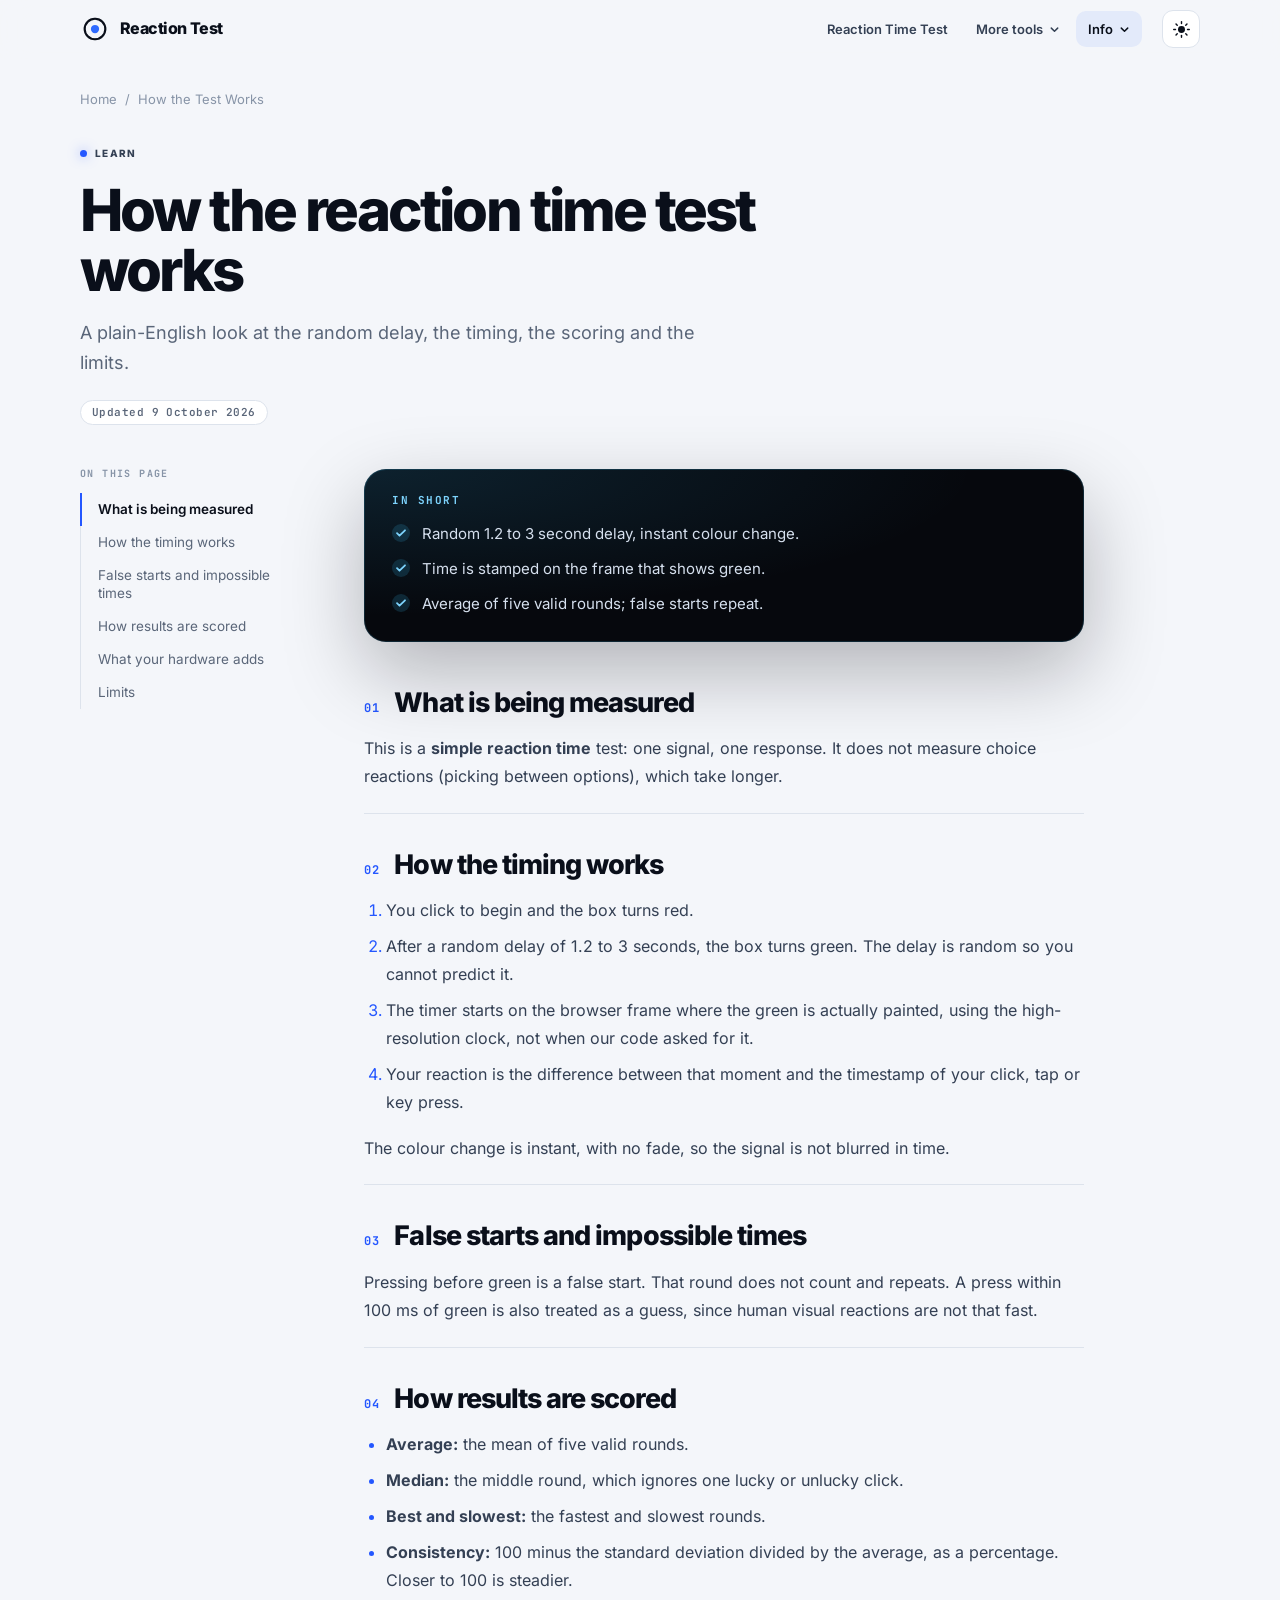
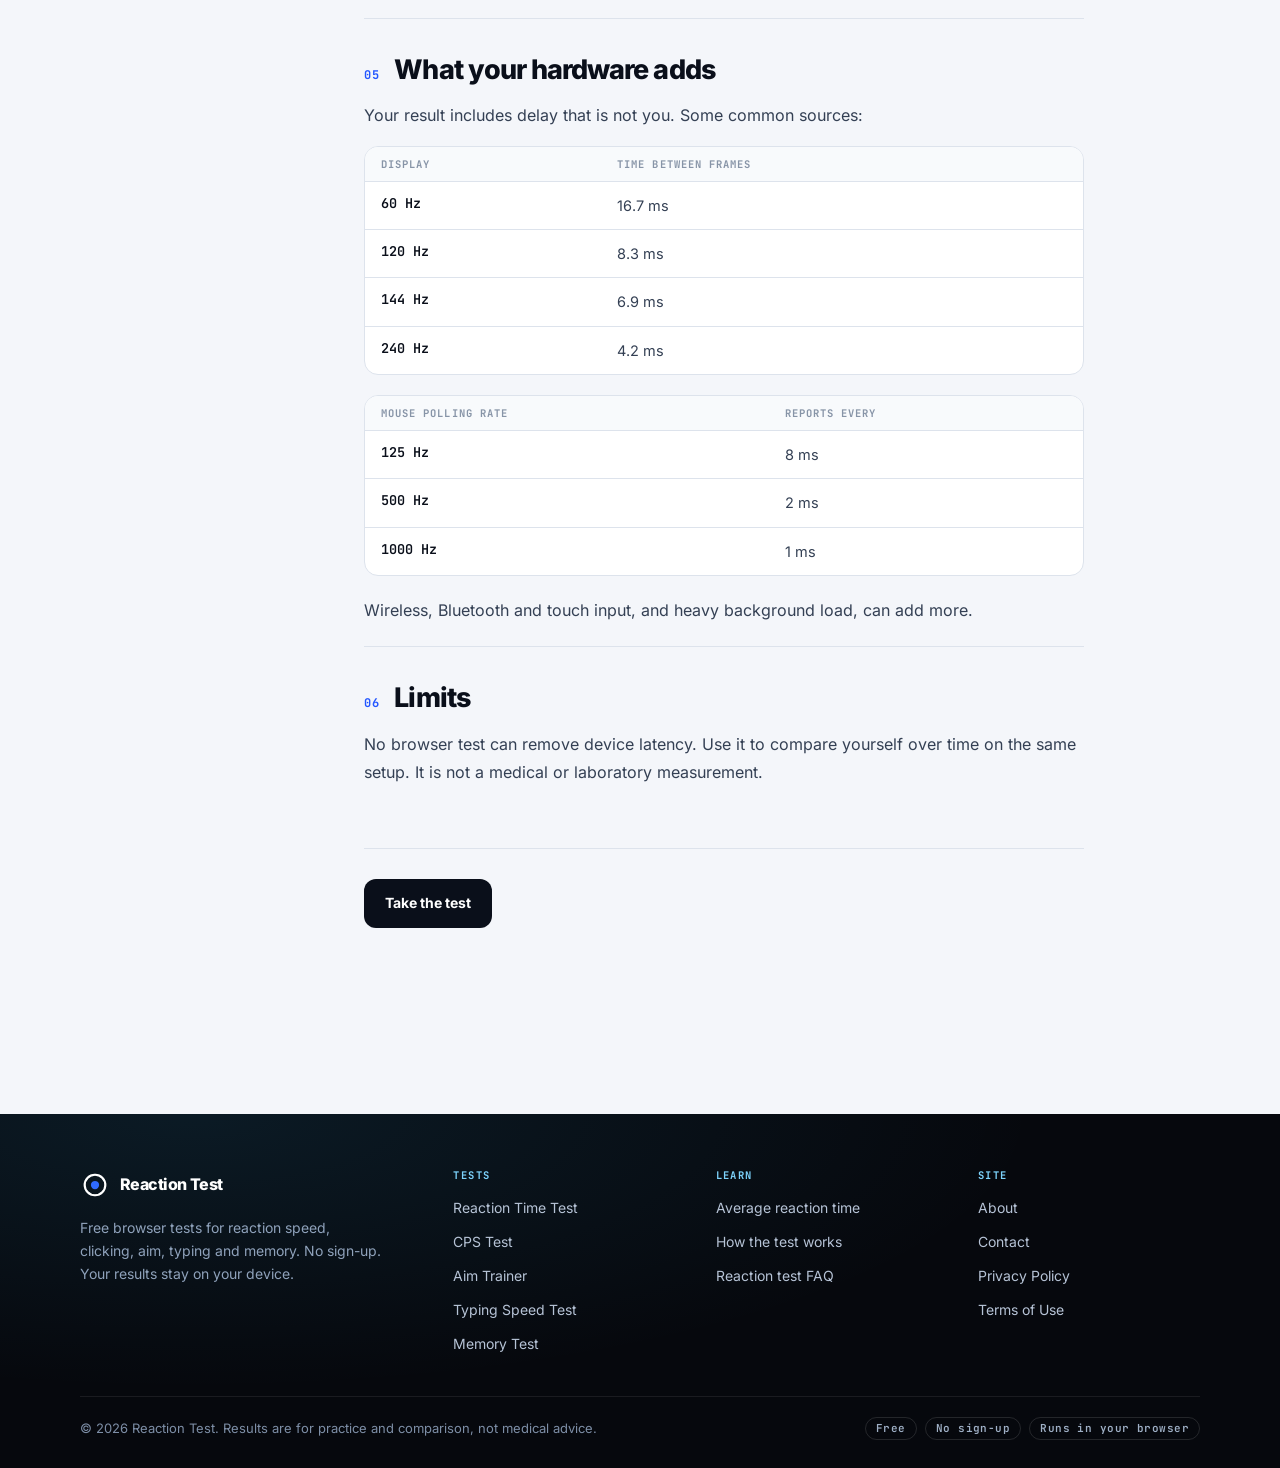
<file: methodology.html>
<!doctype html>
<html lang="en">
<head>
<meta charset="utf-8">
<meta name="viewport" content="width=device-width,initial-scale=1">
<title>How the Reaction Time Test Works &amp; What It Measures</title>
<meta name="description" content="How Reaction Test measures reaction time: random delay, frame-accurate timing, false starts, scoring and consistency, plus the limits of a browser test.">
<meta name="robots" content="index,follow,max-image-preview:large">
<link rel="canonical" href="https://example.com/methodology.html">
<meta name="theme-color" content="#f4f6fa">
<script src="assets/js/theme.js?v=87739050"></script>
<meta property="og:type" content="website">
<meta property="og:site_name" content="Reaction Test">
<meta property="og:locale" content="en_US">
<meta property="og:title" content="How the Reaction Time Test Works &amp; What It Measures">
<meta property="og:description" content="How Reaction Test measures reaction time: random delay, frame-accurate timing, false starts, scoring and consistency, plus the limits of a browser test.">
<meta property="og:url" content="https://example.com/methodology.html">
<meta property="og:image" content="https://example.com/assets/og/methodology.png">
<meta property="og:image:width" content="1200">
<meta property="og:image:height" content="630">
<meta property="og:image:alt" content="How the Reaction Time Test Works &amp; What It Measures">
<meta name="twitter:card" content="summary_large_image">
<meta name="twitter:title" content="How the Reaction Time Test Works &amp; What It Measures">
<meta name="twitter:description" content="How Reaction Test measures reaction time: random delay, frame-accurate timing, false starts, scoring and consistency, plus the limits of a browser test.">
<meta name="twitter:image" content="https://example.com/assets/og/methodology.png">
<link rel="icon" href="favicon.svg" type="image/svg+xml">
<link rel="icon" href="assets/img/favicon-32.png" sizes="32x32" type="image/png">
<link rel="apple-touch-icon" href="assets/img/apple-touch-icon.png">
<link rel="manifest" href="site.webmanifest">
<link rel="preload" href="assets/fonts/inter-latin-wght-normal.woff2" as="font" type="font/woff2" crossorigin>
<link rel="preload" href="assets/fonts/jetbrains-mono-latin-wght-normal.woff2" as="font" type="font/woff2" crossorigin>
<link rel="stylesheet" href="assets/css/site.css?v=87739050">
<script type="application/ld+json">[{"@context":"https://schema.org","@type":"Article","headline":"How the Reaction Time Test Works & What It Measures","description":"How Reaction Test measures reaction time: random delay, frame-accurate timing, false starts, scoring and consistency, plus the limits of a browser test.","url":"https://example.com/methodology.html","dateModified":"2026-10-09","inLanguage":"en","author":{"@type":"Organization","name":"Reaction Test"}},{"@context":"https://schema.org","@type":"BreadcrumbList","itemListElement":[{"@type":"ListItem","position":1,"name":"Home","item":"https://example.com/"},{"@type":"ListItem","position":2,"name":"How the Test Works","item":"https://example.com/methodology.html"}]}]</script>
</head>
<body>
<a class="skip" href="#top">Skip to content</a>
<header class="site-header">
  <div class="container nav">
    <a class="brand" href="index.html" aria-label="Reaction Test home"><span class="mark" aria-hidden="true"><svg viewBox="0 0 32 32"><circle class="m-r1" cx="16" cy="16" r="11"/><circle class="m-r2" cx="16" cy="16" r="11"/><circle class="m-core" cx="16" cy="16" r="4.4"/></svg></span><span>Reaction Test</span></a>
    <button class="theme-btn" type="button" data-theme-toggle aria-pressed="false" aria-label="Switch to dark mode"><svg class="theme-ico" viewBox="0 0 24 24" fill="none" stroke="currentColor" stroke-width="1.8" stroke-linecap="round" aria-hidden="true"><mask id="tm1"><rect width="24" height="24" fill="#fff"/><circle class="mask-dot" cx="15.5" cy="8.5" r="6" fill="#000"/></mask><circle class="core" cx="12" cy="12" r="5" mask="url(#tm1)"/><g class="rays"><line x1="12" y1="2.2" x2="12" y2="4.4" transform="rotate(0 12 12)"/><line x1="12" y1="2.2" x2="12" y2="4.4" transform="rotate(45 12 12)"/><line x1="12" y1="2.2" x2="12" y2="4.4" transform="rotate(90 12 12)"/><line x1="12" y1="2.2" x2="12" y2="4.4" transform="rotate(135 12 12)"/><line x1="12" y1="2.2" x2="12" y2="4.4" transform="rotate(180 12 12)"/><line x1="12" y1="2.2" x2="12" y2="4.4" transform="rotate(225 12 12)"/><line x1="12" y1="2.2" x2="12" y2="4.4" transform="rotate(270 12 12)"/><line x1="12" y1="2.2" x2="12" y2="4.4" transform="rotate(315 12 12)"/></g></svg></button>
    <button class="nav-toggle" id="navToggle" type="button" aria-expanded="false" aria-controls="siteNav" aria-label="Open menu"><span></span><span></span><span></span></button>
    <nav class="links" id="siteNav" aria-label="Primary navigation">
      <a class="nav-main" href="index.html">Reaction Time Test</a>
      <div class="dd">
        <button class="dd-btn" type="button" aria-expanded="false" aria-haspopup="true">More tools <svg class="chev" viewBox="0 0 12 12" aria-hidden="true"><path d="M2.5 4.5 6 8l3.5-3.5" fill="none" stroke="currentColor" stroke-width="1.6" stroke-linecap="round" stroke-linejoin="round"/></svg></button>
        <div class="dd-menu" role="menu">
          <div class="dd-title">Free tools</div>
          <a class="dd-item" role="menuitem" href="cps-test.html"><span>CPS Test</span><small>Clicks / sec</small></a><a class="dd-item" role="menuitem" href="aim-trainer.html"><span>Aim Trainer</span><small>5 modes</small></a><a class="dd-item" role="menuitem" href="typing-test.html"><span>Typing Speed Test</span><small>WPM</small></a><a class="dd-item" role="menuitem" href="memory-test.html"><span>Memory Test</span><small>3 games</small></a>
        </div>
      </div>
      <div class="dd">
        <button class="dd-btn is-active" type="button" aria-expanded="false" aria-haspopup="true">Info <svg class="chev" viewBox="0 0 12 12" aria-hidden="true"><path d="M2.5 4.5 6 8l3.5-3.5" fill="none" stroke="currentColor" stroke-width="1.6" stroke-linecap="round" stroke-linejoin="round"/></svg></button>
        <div class="dd-menu" role="menu">
          <div class="dd-title">Learn</div>
          <a class="dd-item" role="menuitem" href="average-reaction-time.html"><span>Average reaction time</span></a>
          <a class="dd-item" role="menuitem" href="methodology.html" aria-current="page"><span>How the test works</span></a>
          <div class="dd-sep"></div>
          <div class="dd-title">Site</div>
          <a class="dd-item" role="menuitem" href="about.html"><span>About</span></a>
          <a class="dd-item" role="menuitem" href="contact.html"><span>Contact</span></a>
          <a class="dd-item" role="menuitem" href="privacy.html"><span>Privacy Policy</span></a>
          <a class="dd-item" role="menuitem" href="terms.html"><span>Terms of Use</span></a>
        </div>
      </div>
    </nav>
    <span class="progress" aria-hidden="true"></span>
  </div>
</header>
<div class="toast" id="toast" role="status" aria-live="polite"></div>
<main id="top">
<div class="container doc">
<nav class="crumbs" aria-label="Breadcrumb"><a href="index.html">Home</a><span>/</span><span>How the Test Works</span></nav>
<header class="doc-head"><div class="eyebrow"><span class="dot"></span>Learn</div><h1>How the reaction time test works</h1><p class="lead">A plain-English look at the random delay, the timing, the scoring and the limits.</p><div class="doc-meta"><span>Updated 9 October 2026</span></div></header>

<div class="doc-grid">
<aside class="toc" aria-label="On this page"><b>On this page</b><ol><li><a href="#what">What is being measured</a></li><li><a href="#timing">How the timing works</a></li><li><a href="#rules">False starts and impossible times</a></li><li><a href="#scoring">How results are scored</a></li><li><a href="#hardware">What your hardware adds</a></li><li><a href="#limits">Limits</a></li></ol></aside>
<div class="doc-body"><div class="sum"><h2>In short</h2><ul><li>Random 1.2 to 3 second delay, instant colour change.</li><li>Time is stamped on the frame that shows green.</li><li>Average of five valid rounds; false starts repeat.</li></ul></div><section class="doc-sec" id="what"><h2><span class="num">01</span>What is being measured</h2><p>This is a <strong>simple reaction time</strong> test: one signal, one response. It does not measure choice reactions (picking between options), which take longer.</p></section><section class="doc-sec" id="timing"><h2><span class="num">02</span>How the timing works</h2><ol><li>You click to begin and the box turns red.</li><li>After a random delay of 1.2 to 3 seconds, the box turns green. The delay is random so you cannot predict it.</li><li>The timer starts on the browser frame where the green is actually painted, using the high-resolution clock, not when our code asked for it.</li><li>Your reaction is the difference between that moment and the timestamp of your click, tap or key press.</li></ol><p>The colour change is instant, with no fade, so the signal is not blurred in time.</p></section><section class="doc-sec" id="rules"><h2><span class="num">03</span>False starts and impossible times</h2><p>Pressing before green is a false start. That round does not count and repeats. A press within 100 ms of green is also treated as a guess, since human visual reactions are not that fast.</p></section><section class="doc-sec" id="scoring"><h2><span class="num">04</span>How results are scored</h2><ul><li><strong>Average:</strong> the mean of five valid rounds.</li><li><strong>Median:</strong> the middle round, which ignores one lucky or unlucky click.</li><li><strong>Best and slowest:</strong> the fastest and slowest rounds.</li><li><strong>Consistency:</strong> 100 minus the standard deviation divided by the average, as a percentage. Closer to 100 is steadier.</li></ul></section><section class="doc-sec" id="hardware"><h2><span class="num">05</span>What your hardware adds</h2><p>Your result includes delay that is not you. Some common sources:</p><div class="tbl"><table><thead><tr><th>Display</th><th>Time between frames</th></tr></thead><tbody><tr><td>60 Hz</td><td>16.7 ms</td></tr><tr><td>120 Hz</td><td>8.3 ms</td></tr><tr><td>144 Hz</td><td>6.9 ms</td></tr><tr><td>240 Hz</td><td>4.2 ms</td></tr></tbody></table></div><div class="tbl"><table><thead><tr><th>Mouse polling rate</th><th>Reports every</th></tr></thead><tbody><tr><td>125 Hz</td><td>8 ms</td></tr><tr><td>500 Hz</td><td>2 ms</td></tr><tr><td>1000 Hz</td><td>1 ms</td></tr></tbody></table></div><p>Wireless, Bluetooth and touch input, and heavy background load, can add more.</p></section><section class="doc-sec" id="limits"><h2><span class="num">06</span>Limits</h2><p>No browser test can remove device latency. Use it to compare yourself over time on the same setup. It is not a medical or laboratory measurement.</p></section><div class="doc-cta"><a class="btn " href="index.html">Take the test</a></div></div>
</div>
</div>
</main>
<footer class="site-footer">
  <div class="container">
    <div class="foot-grid">
      <div class="foot-brand">
        <a class="brand" href="index.html" aria-label="Reaction Test home"><span class="mark" aria-hidden="true"><svg viewBox="0 0 32 32"><circle class="m-r1" cx="16" cy="16" r="11"/><circle class="m-r2" cx="16" cy="16" r="11"/><circle class="m-core" cx="16" cy="16" r="4.4"/></svg></span><span>Reaction Test</span></a>
        <p>Free browser tests for reaction speed, clicking, aim, typing and memory. No sign-up. Your results stay on your device.</p>
      </div>
      <div><h4>Tests</h4><ul><li><a href="index.html">Reaction Time Test</a></li><li><a href="cps-test.html">CPS Test</a></li><li><a href="aim-trainer.html">Aim Trainer</a></li><li><a href="typing-test.html">Typing Speed Test</a></li><li><a href="memory-test.html">Memory Test</a></li></ul></div>
      <div><h4>Learn</h4><ul><li><a href="average-reaction-time.html">Average reaction time</a></li><li><a href="methodology.html">How the test works</a></li><li><a href="index.html#faq">Reaction test FAQ</a></li></ul></div>
      <div><h4>Site</h4><ul><li><a href="about.html">About</a></li><li><a href="contact.html">Contact</a></li><li><a href="privacy.html">Privacy Policy</a></li><li><a href="terms.html">Terms of Use</a></li></ul></div>
    </div>
    <div class="foot-bottom"><span>© 2026 Reaction Test. Results are for practice and comparison, not medical advice.</span><span class="chips"><i>Free</i><i>No sign-up</i><i>Runs in your browser</i></span></div>
  </div>
</footer>
<script src="assets/js/site.js?v=87739050" defer></script>
<script src="assets/js/engine.js?v=87739050" defer></script>
</body>
</html>
</file>
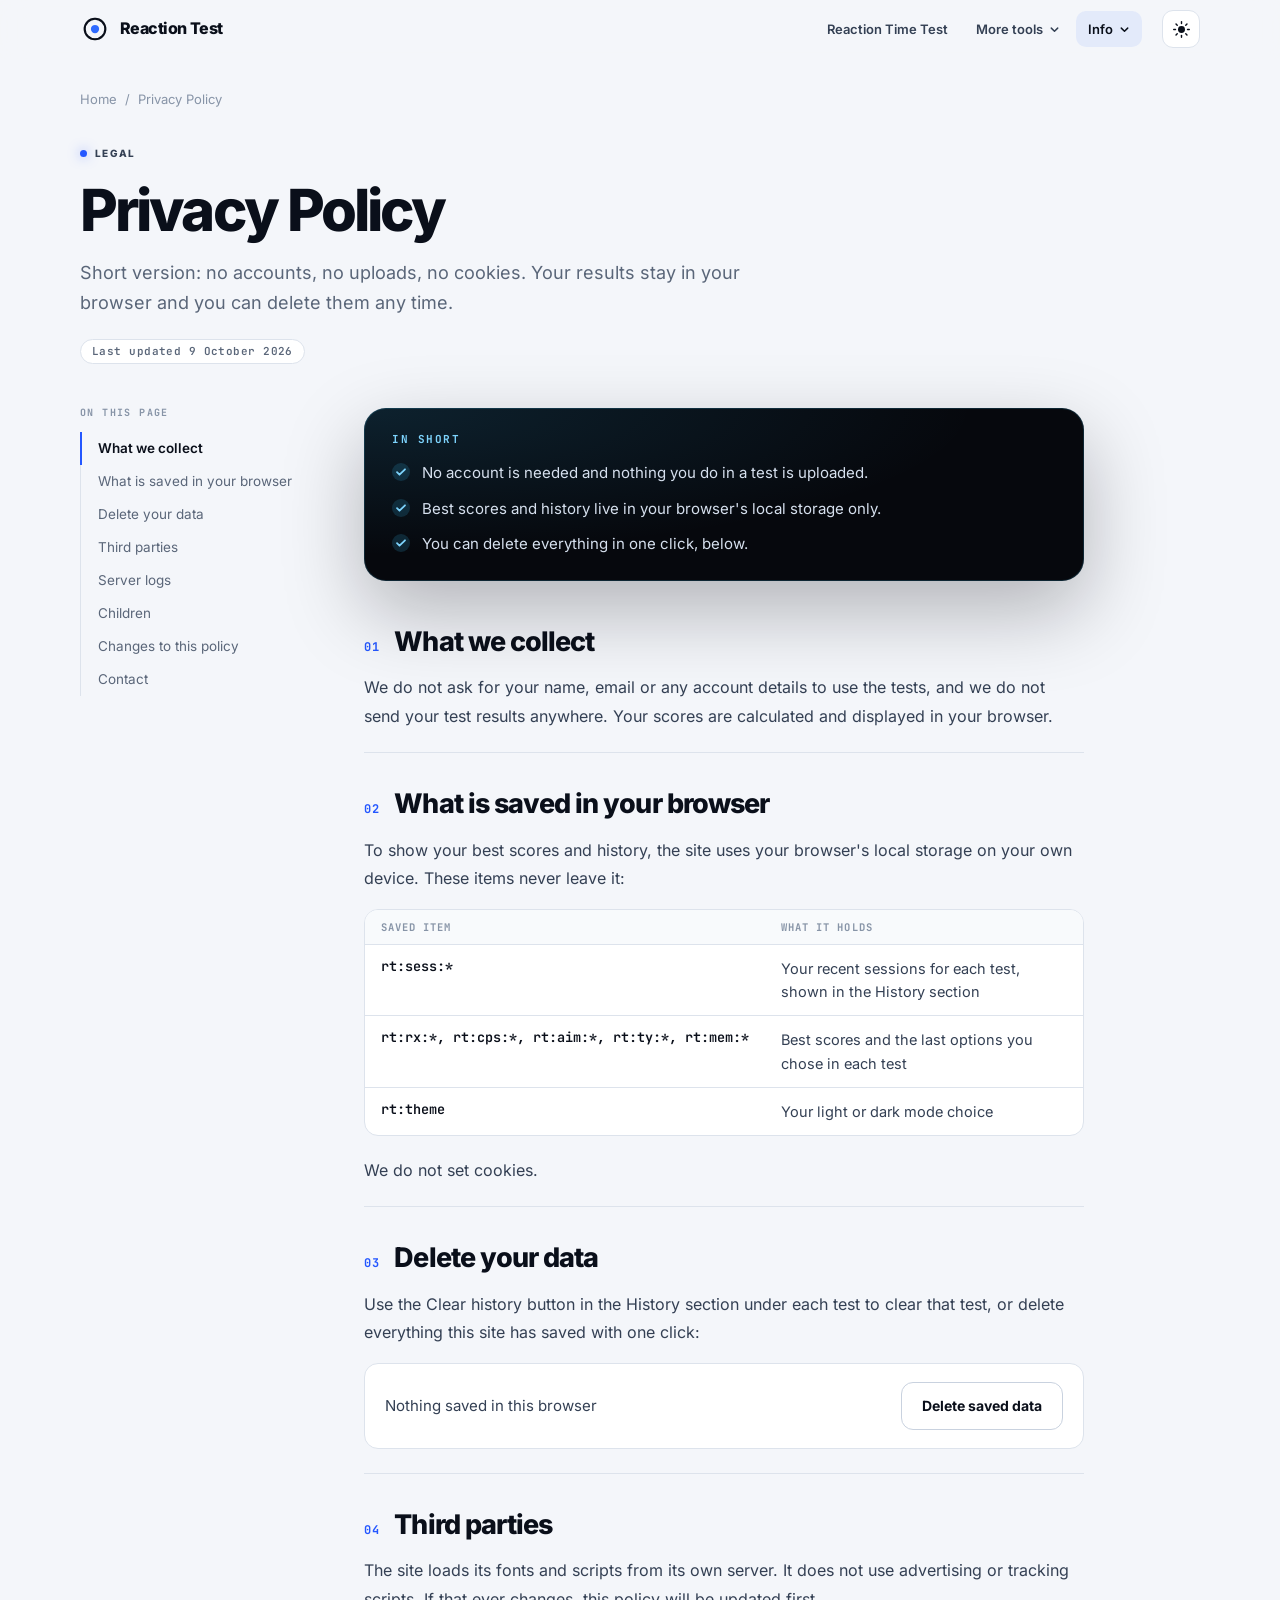
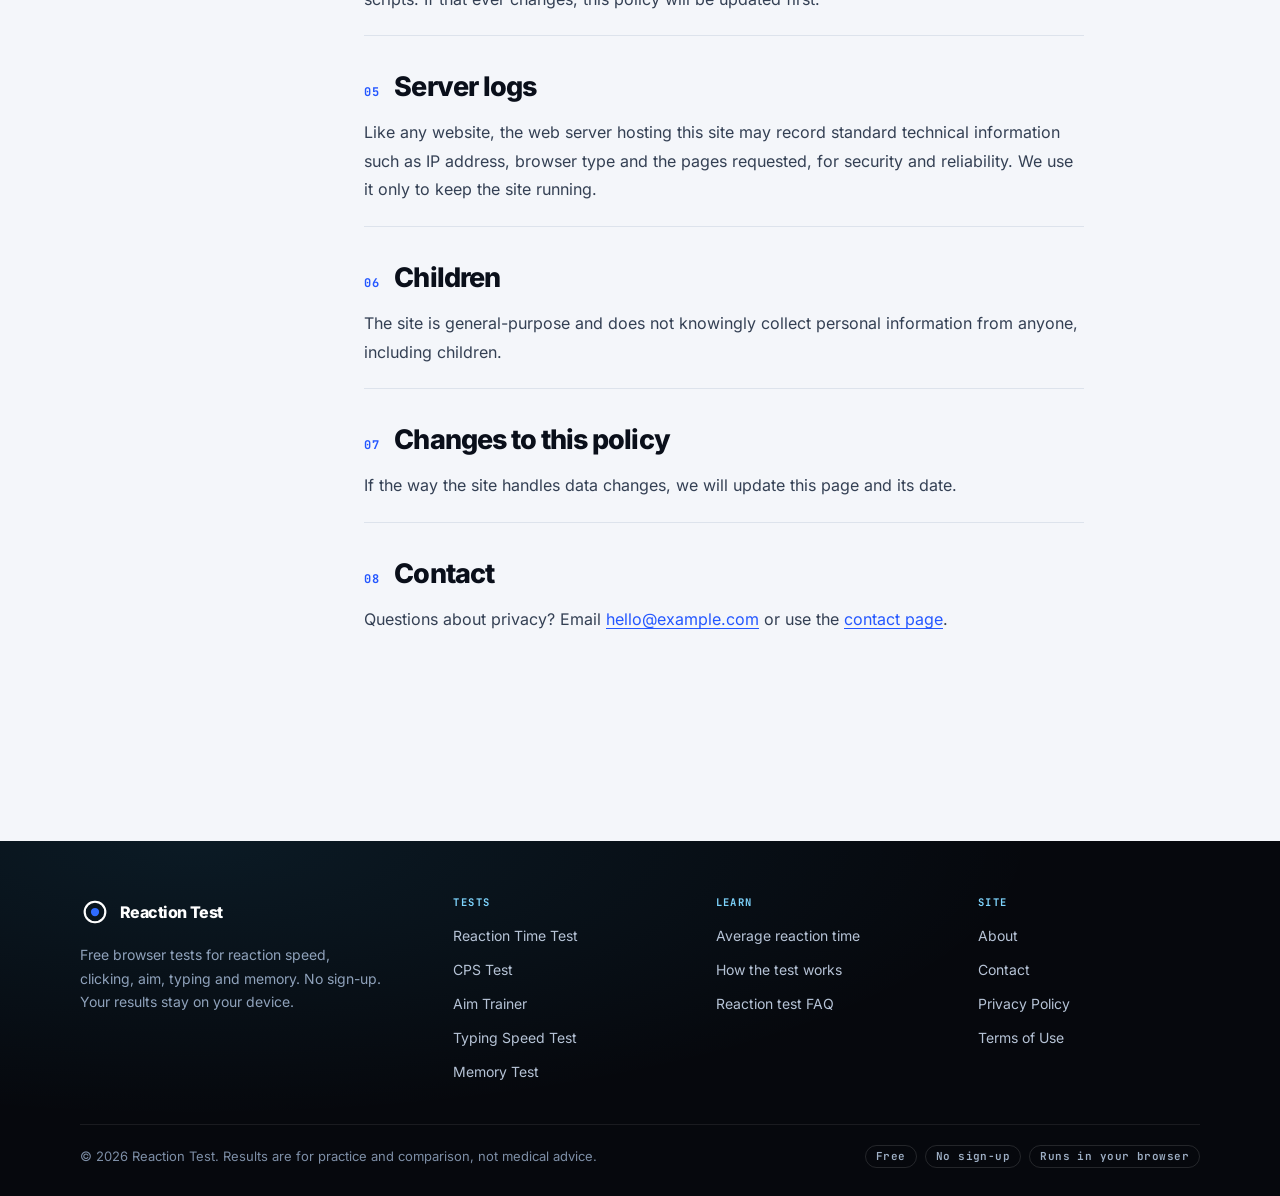
<file: privacy.html>
<!doctype html>
<html lang="en">
<head>
<meta charset="utf-8">
<meta name="viewport" content="width=device-width,initial-scale=1">
<title>Privacy Policy – Reaction Test</title>
<meta name="description" content="Reaction Test privacy policy. No accounts, no uploads: your results stay in your browser. See what is stored, how to delete it and how to contact us.">
<meta name="robots" content="index,follow,max-image-preview:large">
<link rel="canonical" href="https://example.com/privacy.html">
<meta name="theme-color" content="#f4f6fa">
<script src="assets/js/theme.js?v=87739050"></script>
<meta property="og:type" content="website">
<meta property="og:site_name" content="Reaction Test">
<meta property="og:locale" content="en_US">
<meta property="og:title" content="Privacy Policy – Reaction Test">
<meta property="og:description" content="Reaction Test privacy policy. No accounts, no uploads: your results stay in your browser. See what is stored, how to delete it and how to contact us.">
<meta property="og:url" content="https://example.com/privacy.html">
<meta property="og:image" content="https://example.com/assets/og/privacy.png">
<meta property="og:image:width" content="1200">
<meta property="og:image:height" content="630">
<meta property="og:image:alt" content="Privacy Policy – Reaction Test">
<meta name="twitter:card" content="summary_large_image">
<meta name="twitter:title" content="Privacy Policy – Reaction Test">
<meta name="twitter:description" content="Reaction Test privacy policy. No accounts, no uploads: your results stay in your browser. See what is stored, how to delete it and how to contact us.">
<meta name="twitter:image" content="https://example.com/assets/og/privacy.png">
<link rel="icon" href="favicon.svg" type="image/svg+xml">
<link rel="icon" href="assets/img/favicon-32.png" sizes="32x32" type="image/png">
<link rel="apple-touch-icon" href="assets/img/apple-touch-icon.png">
<link rel="manifest" href="site.webmanifest">
<link rel="preload" href="assets/fonts/inter-latin-wght-normal.woff2" as="font" type="font/woff2" crossorigin>
<link rel="preload" href="assets/fonts/jetbrains-mono-latin-wght-normal.woff2" as="font" type="font/woff2" crossorigin>
<link rel="stylesheet" href="assets/css/site.css?v=87739050">
<script type="application/ld+json">[{"@context":"https://schema.org","@type":"WebPage","name":"Privacy Policy – Reaction Test","url":"https://example.com/privacy.html","inLanguage":"en"},{"@context":"https://schema.org","@type":"BreadcrumbList","itemListElement":[{"@type":"ListItem","position":1,"name":"Home","item":"https://example.com/"},{"@type":"ListItem","position":2,"name":"Privacy Policy","item":"https://example.com/privacy.html"}]}]</script>
</head>
<body>
<a class="skip" href="#top">Skip to content</a>
<header class="site-header">
  <div class="container nav">
    <a class="brand" href="index.html" aria-label="Reaction Test home"><span class="mark" aria-hidden="true"><svg viewBox="0 0 32 32"><circle class="m-r1" cx="16" cy="16" r="11"/><circle class="m-r2" cx="16" cy="16" r="11"/><circle class="m-core" cx="16" cy="16" r="4.4"/></svg></span><span>Reaction Test</span></a>
    <button class="theme-btn" type="button" data-theme-toggle aria-pressed="false" aria-label="Switch to dark mode"><svg class="theme-ico" viewBox="0 0 24 24" fill="none" stroke="currentColor" stroke-width="1.8" stroke-linecap="round" aria-hidden="true"><mask id="tm1"><rect width="24" height="24" fill="#fff"/><circle class="mask-dot" cx="15.5" cy="8.5" r="6" fill="#000"/></mask><circle class="core" cx="12" cy="12" r="5" mask="url(#tm1)"/><g class="rays"><line x1="12" y1="2.2" x2="12" y2="4.4" transform="rotate(0 12 12)"/><line x1="12" y1="2.2" x2="12" y2="4.4" transform="rotate(45 12 12)"/><line x1="12" y1="2.2" x2="12" y2="4.4" transform="rotate(90 12 12)"/><line x1="12" y1="2.2" x2="12" y2="4.4" transform="rotate(135 12 12)"/><line x1="12" y1="2.2" x2="12" y2="4.4" transform="rotate(180 12 12)"/><line x1="12" y1="2.2" x2="12" y2="4.4" transform="rotate(225 12 12)"/><line x1="12" y1="2.2" x2="12" y2="4.4" transform="rotate(270 12 12)"/><line x1="12" y1="2.2" x2="12" y2="4.4" transform="rotate(315 12 12)"/></g></svg></button>
    <button class="nav-toggle" id="navToggle" type="button" aria-expanded="false" aria-controls="siteNav" aria-label="Open menu"><span></span><span></span><span></span></button>
    <nav class="links" id="siteNav" aria-label="Primary navigation">
      <a class="nav-main" href="index.html">Reaction Time Test</a>
      <div class="dd">
        <button class="dd-btn" type="button" aria-expanded="false" aria-haspopup="true">More tools <svg class="chev" viewBox="0 0 12 12" aria-hidden="true"><path d="M2.5 4.5 6 8l3.5-3.5" fill="none" stroke="currentColor" stroke-width="1.6" stroke-linecap="round" stroke-linejoin="round"/></svg></button>
        <div class="dd-menu" role="menu">
          <div class="dd-title">Free tools</div>
          <a class="dd-item" role="menuitem" href="cps-test.html"><span>CPS Test</span><small>Clicks / sec</small></a><a class="dd-item" role="menuitem" href="aim-trainer.html"><span>Aim Trainer</span><small>5 modes</small></a><a class="dd-item" role="menuitem" href="typing-test.html"><span>Typing Speed Test</span><small>WPM</small></a><a class="dd-item" role="menuitem" href="memory-test.html"><span>Memory Test</span><small>3 games</small></a>
        </div>
      </div>
      <div class="dd">
        <button class="dd-btn is-active" type="button" aria-expanded="false" aria-haspopup="true">Info <svg class="chev" viewBox="0 0 12 12" aria-hidden="true"><path d="M2.5 4.5 6 8l3.5-3.5" fill="none" stroke="currentColor" stroke-width="1.6" stroke-linecap="round" stroke-linejoin="round"/></svg></button>
        <div class="dd-menu" role="menu">
          <div class="dd-title">Learn</div>
          <a class="dd-item" role="menuitem" href="average-reaction-time.html"><span>Average reaction time</span></a>
          <a class="dd-item" role="menuitem" href="methodology.html"><span>How the test works</span></a>
          <div class="dd-sep"></div>
          <div class="dd-title">Site</div>
          <a class="dd-item" role="menuitem" href="about.html"><span>About</span></a>
          <a class="dd-item" role="menuitem" href="contact.html"><span>Contact</span></a>
          <a class="dd-item" role="menuitem" href="privacy.html" aria-current="page"><span>Privacy Policy</span></a>
          <a class="dd-item" role="menuitem" href="terms.html"><span>Terms of Use</span></a>
        </div>
      </div>
    </nav>
    <span class="progress" aria-hidden="true"></span>
  </div>
</header>
<div class="toast" id="toast" role="status" aria-live="polite"></div>
<main id="top">
<div class="container doc">
<nav class="crumbs" aria-label="Breadcrumb"><a href="index.html">Home</a><span>/</span><span>Privacy Policy</span></nav>
<header class="doc-head"><div class="eyebrow"><span class="dot"></span>Legal</div><h1>Privacy Policy</h1><p class="lead">Short version: no accounts, no uploads, no cookies. Your results stay in your browser and you can delete them any time.</p><div class="doc-meta"><span>Last updated 9 October 2026</span></div></header>

<div class="doc-grid">
<aside class="toc" aria-label="On this page"><b>On this page</b><ol><li><a href="#collect">What we collect</a></li><li><a href="#browser">What is saved in your browser</a></li><li><a href="#delete">Delete your data</a></li><li><a href="#third">Third parties</a></li><li><a href="#logs">Server logs</a></li><li><a href="#children">Children</a></li><li><a href="#changes">Changes to this policy</a></li><li><a href="#contact">Contact</a></li></ol></aside>
<div class="doc-body"><div class="sum"><h2>In short</h2><ul><li>No account is needed and nothing you do in a test is uploaded.</li><li>Best scores and history live in your browser's local storage only.</li><li>You can delete everything in one click, below.</li></ul></div><section class="doc-sec" id="collect"><h2><span class="num">01</span>What we collect</h2><p>We do not ask for your name, email or any account details to use the tests, and we do not send your test results anywhere. Your scores are calculated and displayed in your browser.</p></section><section class="doc-sec" id="browser"><h2><span class="num">02</span>What is saved in your browser</h2><p>To show your best scores and history, the site uses your browser's local storage on your own device. These items never leave it:</p><div class="tbl"><table><thead><tr><th>Saved item</th><th>What it holds</th></tr></thead><tbody><tr><td>rt:sess:*</td><td>Your recent sessions for each test, shown in the History section</td></tr><tr><td>rt:rx:*, rt:cps:*, rt:aim:*, rt:ty:*, rt:mem:*</td><td>Best scores and the last options you chose in each test</td></tr><tr><td>rt:theme</td><td>Your light or dark mode choice</td></tr></tbody></table></div><p>We do not set cookies.</p></section><section class="doc-sec" id="delete"><h2><span class="num">03</span>Delete your data</h2><p>Use the Clear history button in the History section under each test to clear that test, or delete everything this site has saved with one click:</p><div class="data-box"><p id="wipeCount">Checking…</p><button class="btn ghost" id="wipeData" type="button">Delete saved data</button></div></section><section class="doc-sec" id="third"><h2><span class="num">04</span>Third parties</h2><p>The site loads its fonts and scripts from its own server. It does not use advertising or tracking scripts. If that ever changes, this policy will be updated first.</p></section><section class="doc-sec" id="logs"><h2><span class="num">05</span>Server logs</h2><p>Like any website, the web server hosting this site may record standard technical information such as IP address, browser type and the pages requested, for security and reliability. We use it only to keep the site running.</p></section><section class="doc-sec" id="children"><h2><span class="num">06</span>Children</h2><p>The site is general-purpose and does not knowingly collect personal information from anyone, including children.</p></section><section class="doc-sec" id="changes"><h2><span class="num">07</span>Changes to this policy</h2><p>If the way the site handles data changes, we will update this page and its date.</p></section><section class="doc-sec" id="contact"><h2><span class="num">08</span>Contact</h2><p>Questions about privacy? Email <a href="mailto:hello@example.com">hello@example.com</a> or use the <a href="contact.html">contact page</a>.</p></section></div>
</div>
</div>
</main>
<footer class="site-footer">
  <div class="container">
    <div class="foot-grid">
      <div class="foot-brand">
        <a class="brand" href="index.html" aria-label="Reaction Test home"><span class="mark" aria-hidden="true"><svg viewBox="0 0 32 32"><circle class="m-r1" cx="16" cy="16" r="11"/><circle class="m-r2" cx="16" cy="16" r="11"/><circle class="m-core" cx="16" cy="16" r="4.4"/></svg></span><span>Reaction Test</span></a>
        <p>Free browser tests for reaction speed, clicking, aim, typing and memory. No sign-up. Your results stay on your device.</p>
      </div>
      <div><h4>Tests</h4><ul><li><a href="index.html">Reaction Time Test</a></li><li><a href="cps-test.html">CPS Test</a></li><li><a href="aim-trainer.html">Aim Trainer</a></li><li><a href="typing-test.html">Typing Speed Test</a></li><li><a href="memory-test.html">Memory Test</a></li></ul></div>
      <div><h4>Learn</h4><ul><li><a href="average-reaction-time.html">Average reaction time</a></li><li><a href="methodology.html">How the test works</a></li><li><a href="index.html#faq">Reaction test FAQ</a></li></ul></div>
      <div><h4>Site</h4><ul><li><a href="about.html">About</a></li><li><a href="contact.html">Contact</a></li><li><a href="privacy.html">Privacy Policy</a></li><li><a href="terms.html">Terms of Use</a></li></ul></div>
    </div>
    <div class="foot-bottom"><span>© 2026 Reaction Test. Results are for practice and comparison, not medical advice.</span><span class="chips"><i>Free</i><i>No sign-up</i><i>Runs in your browser</i></span></div>
  </div>
</footer>
<script src="assets/js/site.js?v=87739050" defer></script>
<script src="assets/js/engine.js?v=87739050" defer></script>
</body>
</html>
</file>
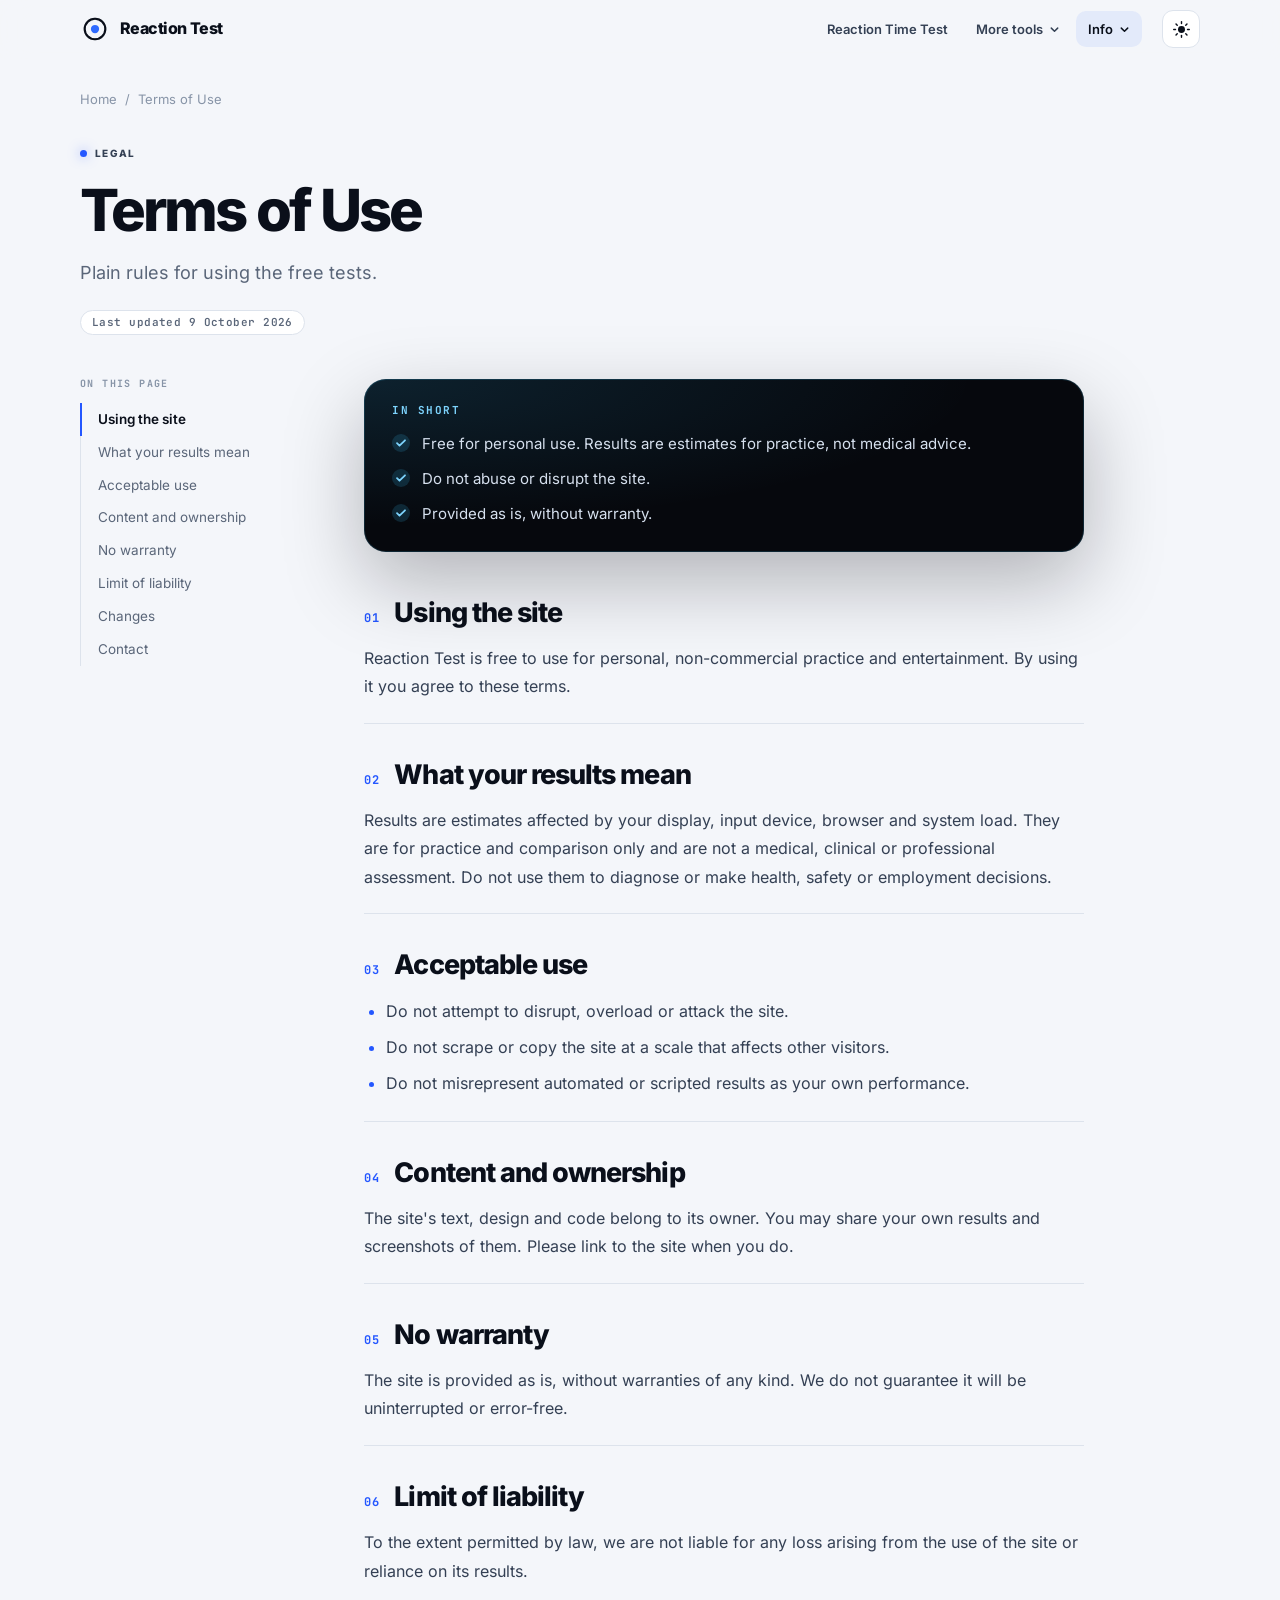
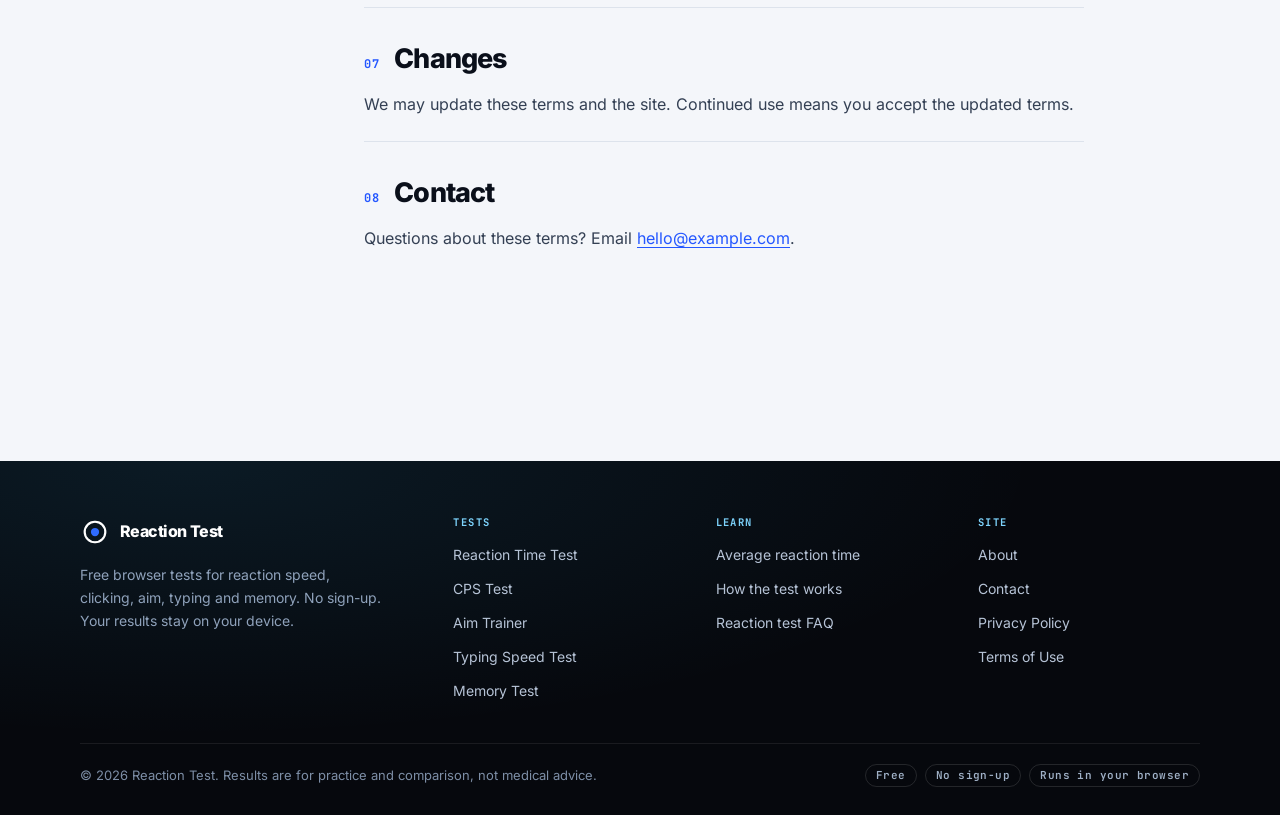
<file: terms.html>
<!doctype html>
<html lang="en">
<head>
<meta charset="utf-8">
<meta name="viewport" content="width=device-width,initial-scale=1">
<title>Terms of Use – Reaction Test</title>
<meta name="description" content="Terms of use for Reaction Test: how you may use the free tests, what the results mean, and the limits of our responsibility.">
<meta name="robots" content="index,follow,max-image-preview:large">
<link rel="canonical" href="https://example.com/terms.html">
<meta name="theme-color" content="#f4f6fa">
<script src="assets/js/theme.js?v=87739050"></script>
<meta property="og:type" content="website">
<meta property="og:site_name" content="Reaction Test">
<meta property="og:locale" content="en_US">
<meta property="og:title" content="Terms of Use – Reaction Test">
<meta property="og:description" content="Terms of use for Reaction Test: how you may use the free tests, what the results mean, and the limits of our responsibility.">
<meta property="og:url" content="https://example.com/terms.html">
<meta property="og:image" content="https://example.com/assets/og/terms.png">
<meta property="og:image:width" content="1200">
<meta property="og:image:height" content="630">
<meta property="og:image:alt" content="Terms of Use – Reaction Test">
<meta name="twitter:card" content="summary_large_image">
<meta name="twitter:title" content="Terms of Use – Reaction Test">
<meta name="twitter:description" content="Terms of use for Reaction Test: how you may use the free tests, what the results mean, and the limits of our responsibility.">
<meta name="twitter:image" content="https://example.com/assets/og/terms.png">
<link rel="icon" href="favicon.svg" type="image/svg+xml">
<link rel="icon" href="assets/img/favicon-32.png" sizes="32x32" type="image/png">
<link rel="apple-touch-icon" href="assets/img/apple-touch-icon.png">
<link rel="manifest" href="site.webmanifest">
<link rel="preload" href="assets/fonts/inter-latin-wght-normal.woff2" as="font" type="font/woff2" crossorigin>
<link rel="preload" href="assets/fonts/jetbrains-mono-latin-wght-normal.woff2" as="font" type="font/woff2" crossorigin>
<link rel="stylesheet" href="assets/css/site.css?v=87739050">
<script type="application/ld+json">[{"@context":"https://schema.org","@type":"WebPage","name":"Terms of Use – Reaction Test","url":"https://example.com/terms.html","inLanguage":"en"},{"@context":"https://schema.org","@type":"BreadcrumbList","itemListElement":[{"@type":"ListItem","position":1,"name":"Home","item":"https://example.com/"},{"@type":"ListItem","position":2,"name":"Terms of Use","item":"https://example.com/terms.html"}]}]</script>
</head>
<body>
<a class="skip" href="#top">Skip to content</a>
<header class="site-header">
  <div class="container nav">
    <a class="brand" href="index.html" aria-label="Reaction Test home"><span class="mark" aria-hidden="true"><svg viewBox="0 0 32 32"><circle class="m-r1" cx="16" cy="16" r="11"/><circle class="m-r2" cx="16" cy="16" r="11"/><circle class="m-core" cx="16" cy="16" r="4.4"/></svg></span><span>Reaction Test</span></a>
    <button class="theme-btn" type="button" data-theme-toggle aria-pressed="false" aria-label="Switch to dark mode"><svg class="theme-ico" viewBox="0 0 24 24" fill="none" stroke="currentColor" stroke-width="1.8" stroke-linecap="round" aria-hidden="true"><mask id="tm1"><rect width="24" height="24" fill="#fff"/><circle class="mask-dot" cx="15.5" cy="8.5" r="6" fill="#000"/></mask><circle class="core" cx="12" cy="12" r="5" mask="url(#tm1)"/><g class="rays"><line x1="12" y1="2.2" x2="12" y2="4.4" transform="rotate(0 12 12)"/><line x1="12" y1="2.2" x2="12" y2="4.4" transform="rotate(45 12 12)"/><line x1="12" y1="2.2" x2="12" y2="4.4" transform="rotate(90 12 12)"/><line x1="12" y1="2.2" x2="12" y2="4.4" transform="rotate(135 12 12)"/><line x1="12" y1="2.2" x2="12" y2="4.4" transform="rotate(180 12 12)"/><line x1="12" y1="2.2" x2="12" y2="4.4" transform="rotate(225 12 12)"/><line x1="12" y1="2.2" x2="12" y2="4.4" transform="rotate(270 12 12)"/><line x1="12" y1="2.2" x2="12" y2="4.4" transform="rotate(315 12 12)"/></g></svg></button>
    <button class="nav-toggle" id="navToggle" type="button" aria-expanded="false" aria-controls="siteNav" aria-label="Open menu"><span></span><span></span><span></span></button>
    <nav class="links" id="siteNav" aria-label="Primary navigation">
      <a class="nav-main" href="index.html">Reaction Time Test</a>
      <div class="dd">
        <button class="dd-btn" type="button" aria-expanded="false" aria-haspopup="true">More tools <svg class="chev" viewBox="0 0 12 12" aria-hidden="true"><path d="M2.5 4.5 6 8l3.5-3.5" fill="none" stroke="currentColor" stroke-width="1.6" stroke-linecap="round" stroke-linejoin="round"/></svg></button>
        <div class="dd-menu" role="menu">
          <div class="dd-title">Free tools</div>
          <a class="dd-item" role="menuitem" href="cps-test.html"><span>CPS Test</span><small>Clicks / sec</small></a><a class="dd-item" role="menuitem" href="aim-trainer.html"><span>Aim Trainer</span><small>5 modes</small></a><a class="dd-item" role="menuitem" href="typing-test.html"><span>Typing Speed Test</span><small>WPM</small></a><a class="dd-item" role="menuitem" href="memory-test.html"><span>Memory Test</span><small>3 games</small></a>
        </div>
      </div>
      <div class="dd">
        <button class="dd-btn is-active" type="button" aria-expanded="false" aria-haspopup="true">Info <svg class="chev" viewBox="0 0 12 12" aria-hidden="true"><path d="M2.5 4.5 6 8l3.5-3.5" fill="none" stroke="currentColor" stroke-width="1.6" stroke-linecap="round" stroke-linejoin="round"/></svg></button>
        <div class="dd-menu" role="menu">
          <div class="dd-title">Learn</div>
          <a class="dd-item" role="menuitem" href="average-reaction-time.html"><span>Average reaction time</span></a>
          <a class="dd-item" role="menuitem" href="methodology.html"><span>How the test works</span></a>
          <div class="dd-sep"></div>
          <div class="dd-title">Site</div>
          <a class="dd-item" role="menuitem" href="about.html"><span>About</span></a>
          <a class="dd-item" role="menuitem" href="contact.html"><span>Contact</span></a>
          <a class="dd-item" role="menuitem" href="privacy.html"><span>Privacy Policy</span></a>
          <a class="dd-item" role="menuitem" href="terms.html" aria-current="page"><span>Terms of Use</span></a>
        </div>
      </div>
    </nav>
    <span class="progress" aria-hidden="true"></span>
  </div>
</header>
<div class="toast" id="toast" role="status" aria-live="polite"></div>
<main id="top">
<div class="container doc">
<nav class="crumbs" aria-label="Breadcrumb"><a href="index.html">Home</a><span>/</span><span>Terms of Use</span></nav>
<header class="doc-head"><div class="eyebrow"><span class="dot"></span>Legal</div><h1>Terms of Use</h1><p class="lead">Plain rules for using the free tests.</p><div class="doc-meta"><span>Last updated 9 October 2026</span></div></header>

<div class="doc-grid">
<aside class="toc" aria-label="On this page"><b>On this page</b><ol><li><a href="#use">Using the site</a></li><li><a href="#results">What your results mean</a></li><li><a href="#conduct">Acceptable use</a></li><li><a href="#ip">Content and ownership</a></li><li><a href="#warranty">No warranty</a></li><li><a href="#liability">Limit of liability</a></li><li><a href="#changes">Changes</a></li><li><a href="#contact">Contact</a></li></ol></aside>
<div class="doc-body"><div class="sum"><h2>In short</h2><ul><li>Free for personal use. Results are estimates for practice, not medical advice.</li><li>Do not abuse or disrupt the site.</li><li>Provided as is, without warranty.</li></ul></div><section class="doc-sec" id="use"><h2><span class="num">01</span>Using the site</h2><p>Reaction Test is free to use for personal, non-commercial practice and entertainment. By using it you agree to these terms.</p></section><section class="doc-sec" id="results"><h2><span class="num">02</span>What your results mean</h2><p>Results are estimates affected by your display, input device, browser and system load. They are for practice and comparison only and are not a medical, clinical or professional assessment. Do not use them to diagnose or make health, safety or employment decisions.</p></section><section class="doc-sec" id="conduct"><h2><span class="num">03</span>Acceptable use</h2><ul><li>Do not attempt to disrupt, overload or attack the site.</li><li>Do not scrape or copy the site at a scale that affects other visitors.</li><li>Do not misrepresent automated or scripted results as your own performance.</li></ul></section><section class="doc-sec" id="ip"><h2><span class="num">04</span>Content and ownership</h2><p>The site's text, design and code belong to its owner. You may share your own results and screenshots of them. Please link to the site when you do.</p></section><section class="doc-sec" id="warranty"><h2><span class="num">05</span>No warranty</h2><p>The site is provided as is, without warranties of any kind. We do not guarantee it will be uninterrupted or error-free.</p></section><section class="doc-sec" id="liability"><h2><span class="num">06</span>Limit of liability</h2><p>To the extent permitted by law, we are not liable for any loss arising from the use of the site or reliance on its results.</p></section><section class="doc-sec" id="changes"><h2><span class="num">07</span>Changes</h2><p>We may update these terms and the site. Continued use means you accept the updated terms.</p></section><section class="doc-sec" id="contact"><h2><span class="num">08</span>Contact</h2><p>Questions about these terms? Email <a href="mailto:hello@example.com">hello@example.com</a>.</p></section></div>
</div>
</div>
</main>
<footer class="site-footer">
  <div class="container">
    <div class="foot-grid">
      <div class="foot-brand">
        <a class="brand" href="index.html" aria-label="Reaction Test home"><span class="mark" aria-hidden="true"><svg viewBox="0 0 32 32"><circle class="m-r1" cx="16" cy="16" r="11"/><circle class="m-r2" cx="16" cy="16" r="11"/><circle class="m-core" cx="16" cy="16" r="4.4"/></svg></span><span>Reaction Test</span></a>
        <p>Free browser tests for reaction speed, clicking, aim, typing and memory. No sign-up. Your results stay on your device.</p>
      </div>
      <div><h4>Tests</h4><ul><li><a href="index.html">Reaction Time Test</a></li><li><a href="cps-test.html">CPS Test</a></li><li><a href="aim-trainer.html">Aim Trainer</a></li><li><a href="typing-test.html">Typing Speed Test</a></li><li><a href="memory-test.html">Memory Test</a></li></ul></div>
      <div><h4>Learn</h4><ul><li><a href="average-reaction-time.html">Average reaction time</a></li><li><a href="methodology.html">How the test works</a></li><li><a href="index.html#faq">Reaction test FAQ</a></li></ul></div>
      <div><h4>Site</h4><ul><li><a href="about.html">About</a></li><li><a href="contact.html">Contact</a></li><li><a href="privacy.html">Privacy Policy</a></li><li><a href="terms.html">Terms of Use</a></li></ul></div>
    </div>
    <div class="foot-bottom"><span>© 2026 Reaction Test. Results are for practice and comparison, not medical advice.</span><span class="chips"><i>Free</i><i>No sign-up</i><i>Runs in your browser</i></span></div>
  </div>
</footer>
<script src="assets/js/site.js?v=87739050" defer></script>
<script src="assets/js/engine.js?v=87739050" defer></script>
</body>
</html>
</file>
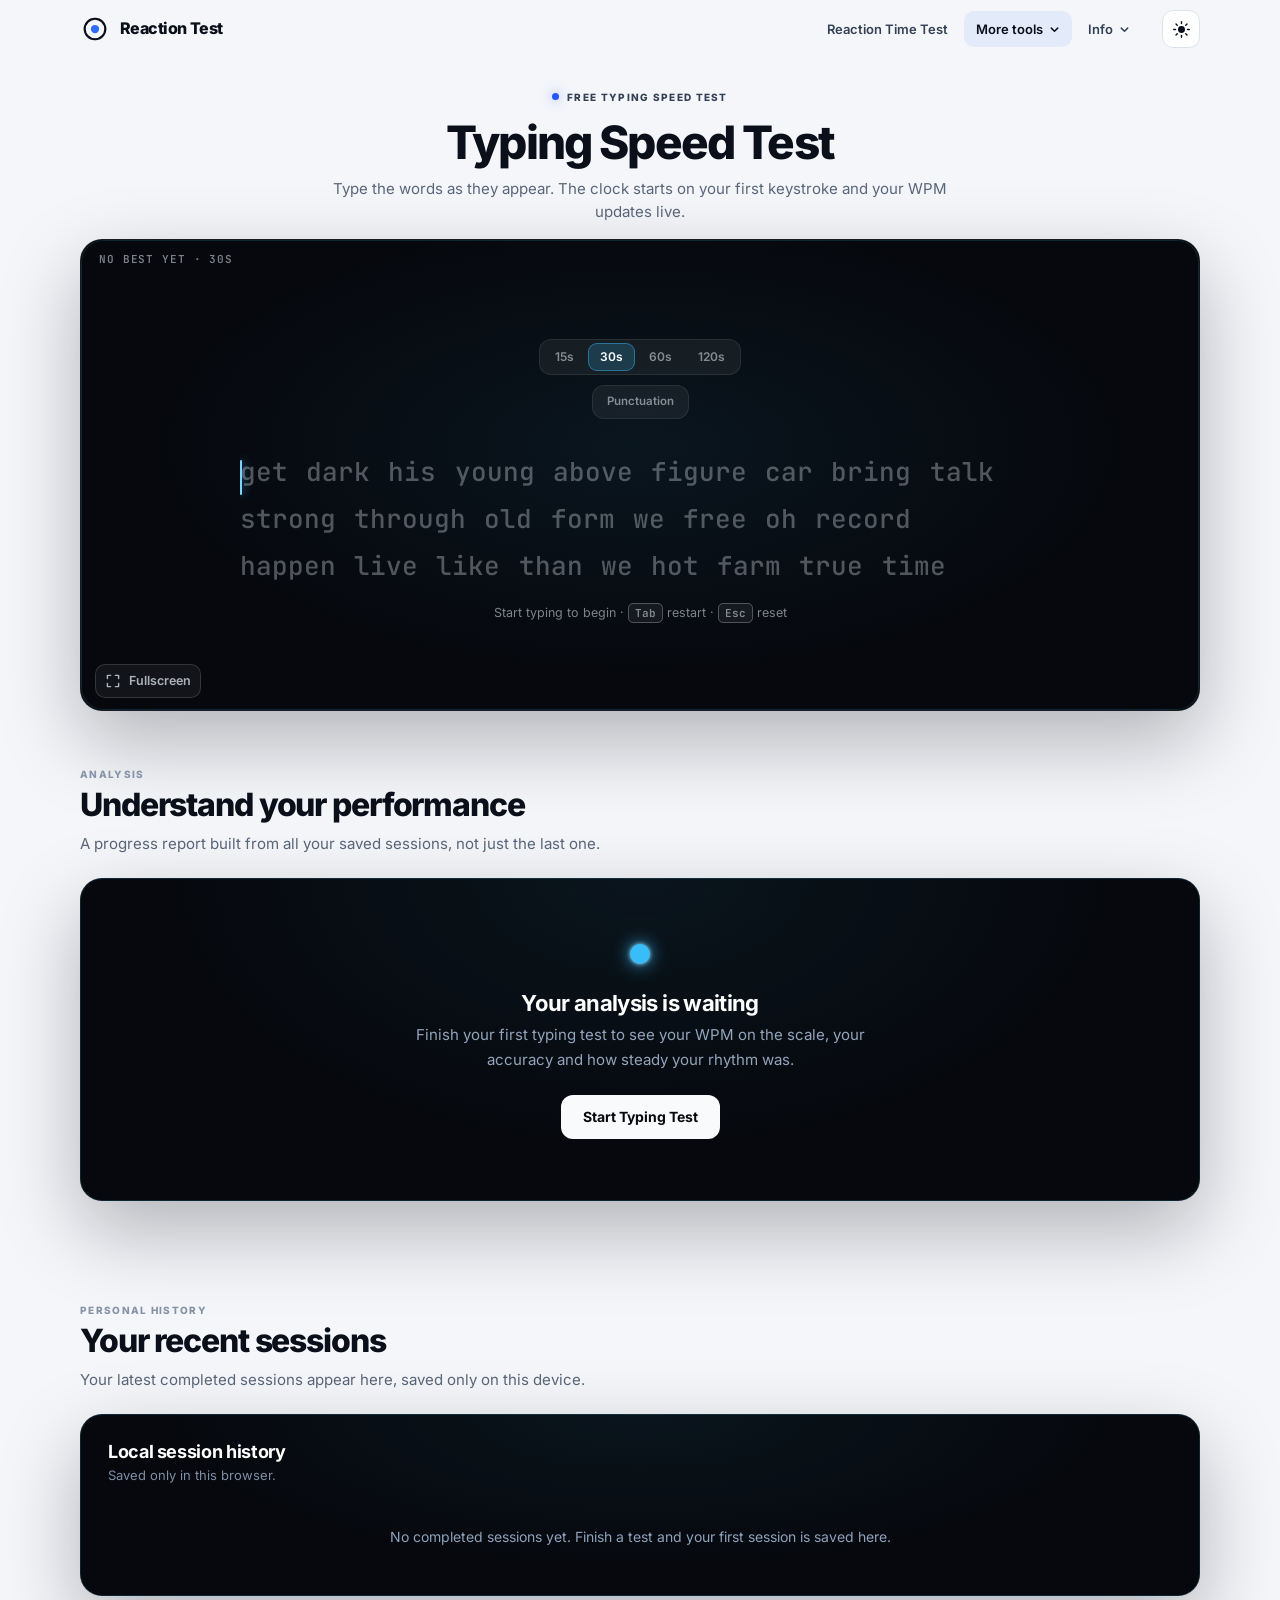
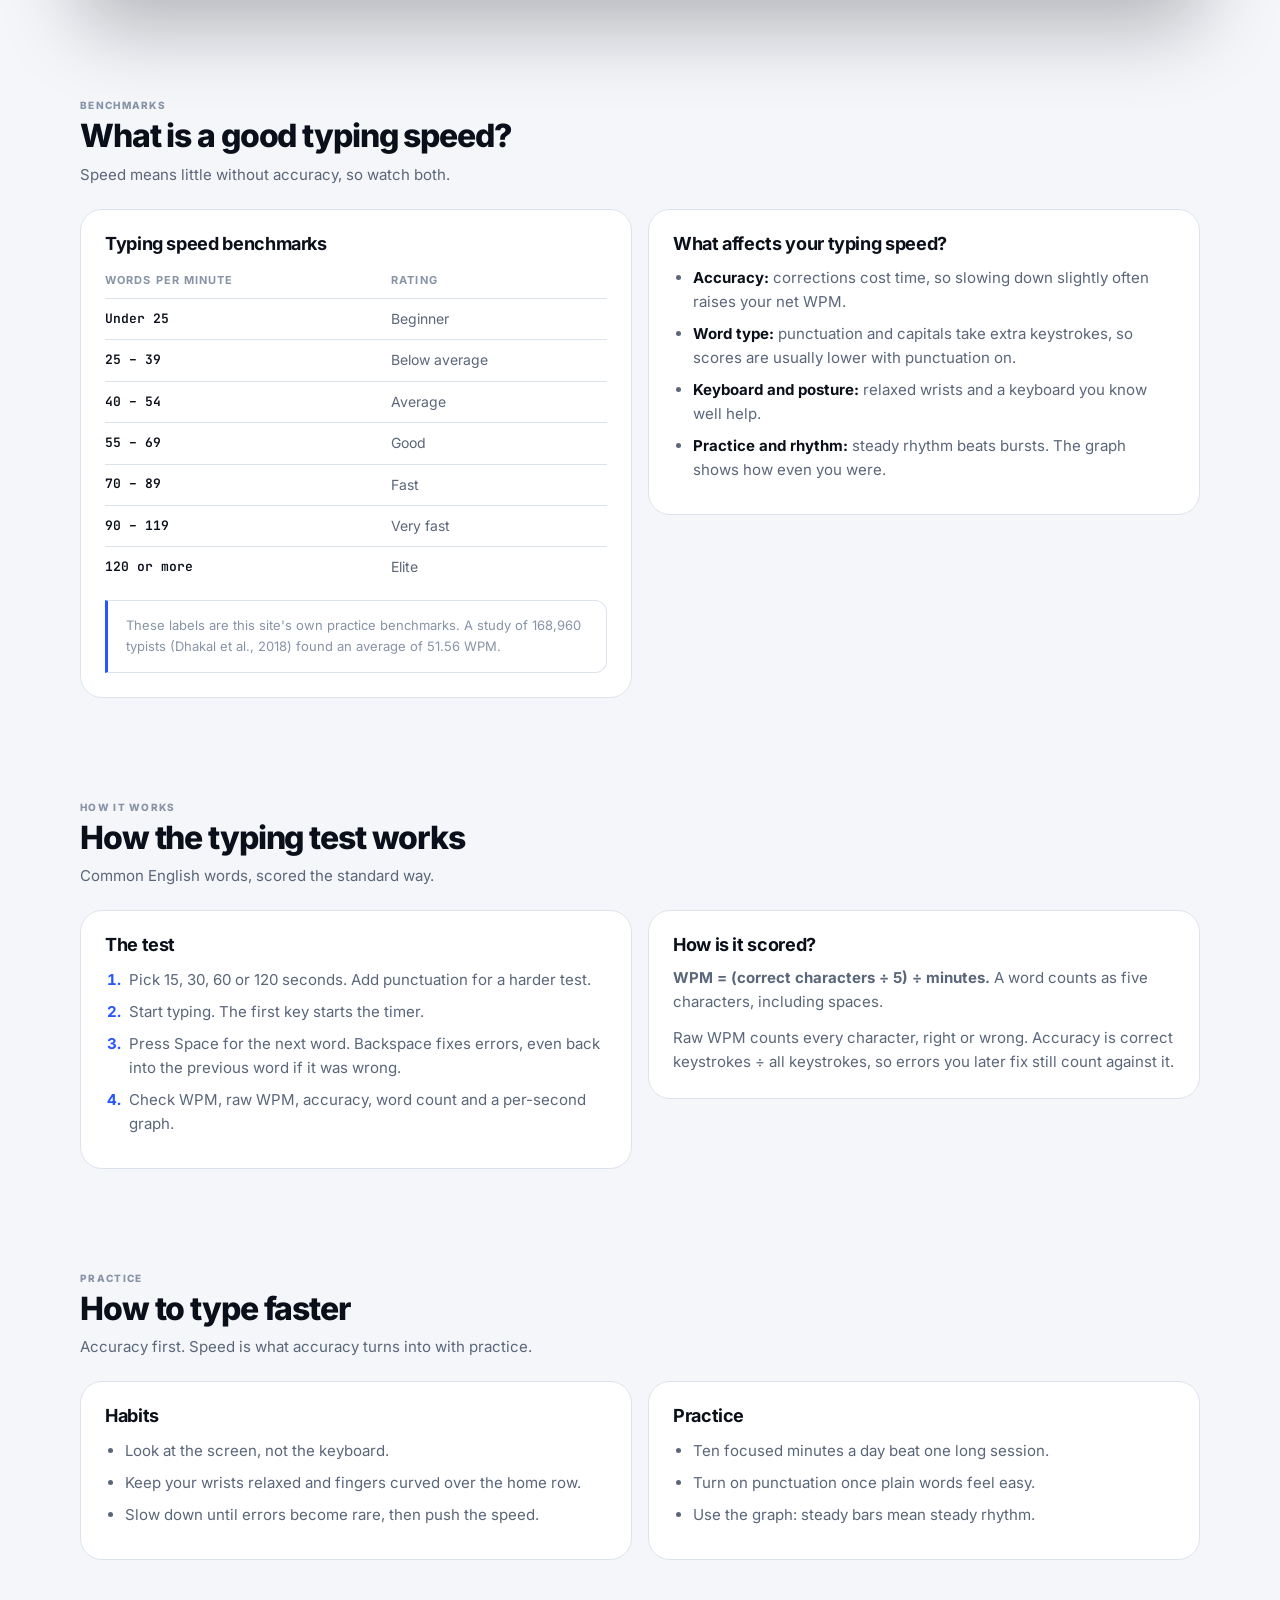
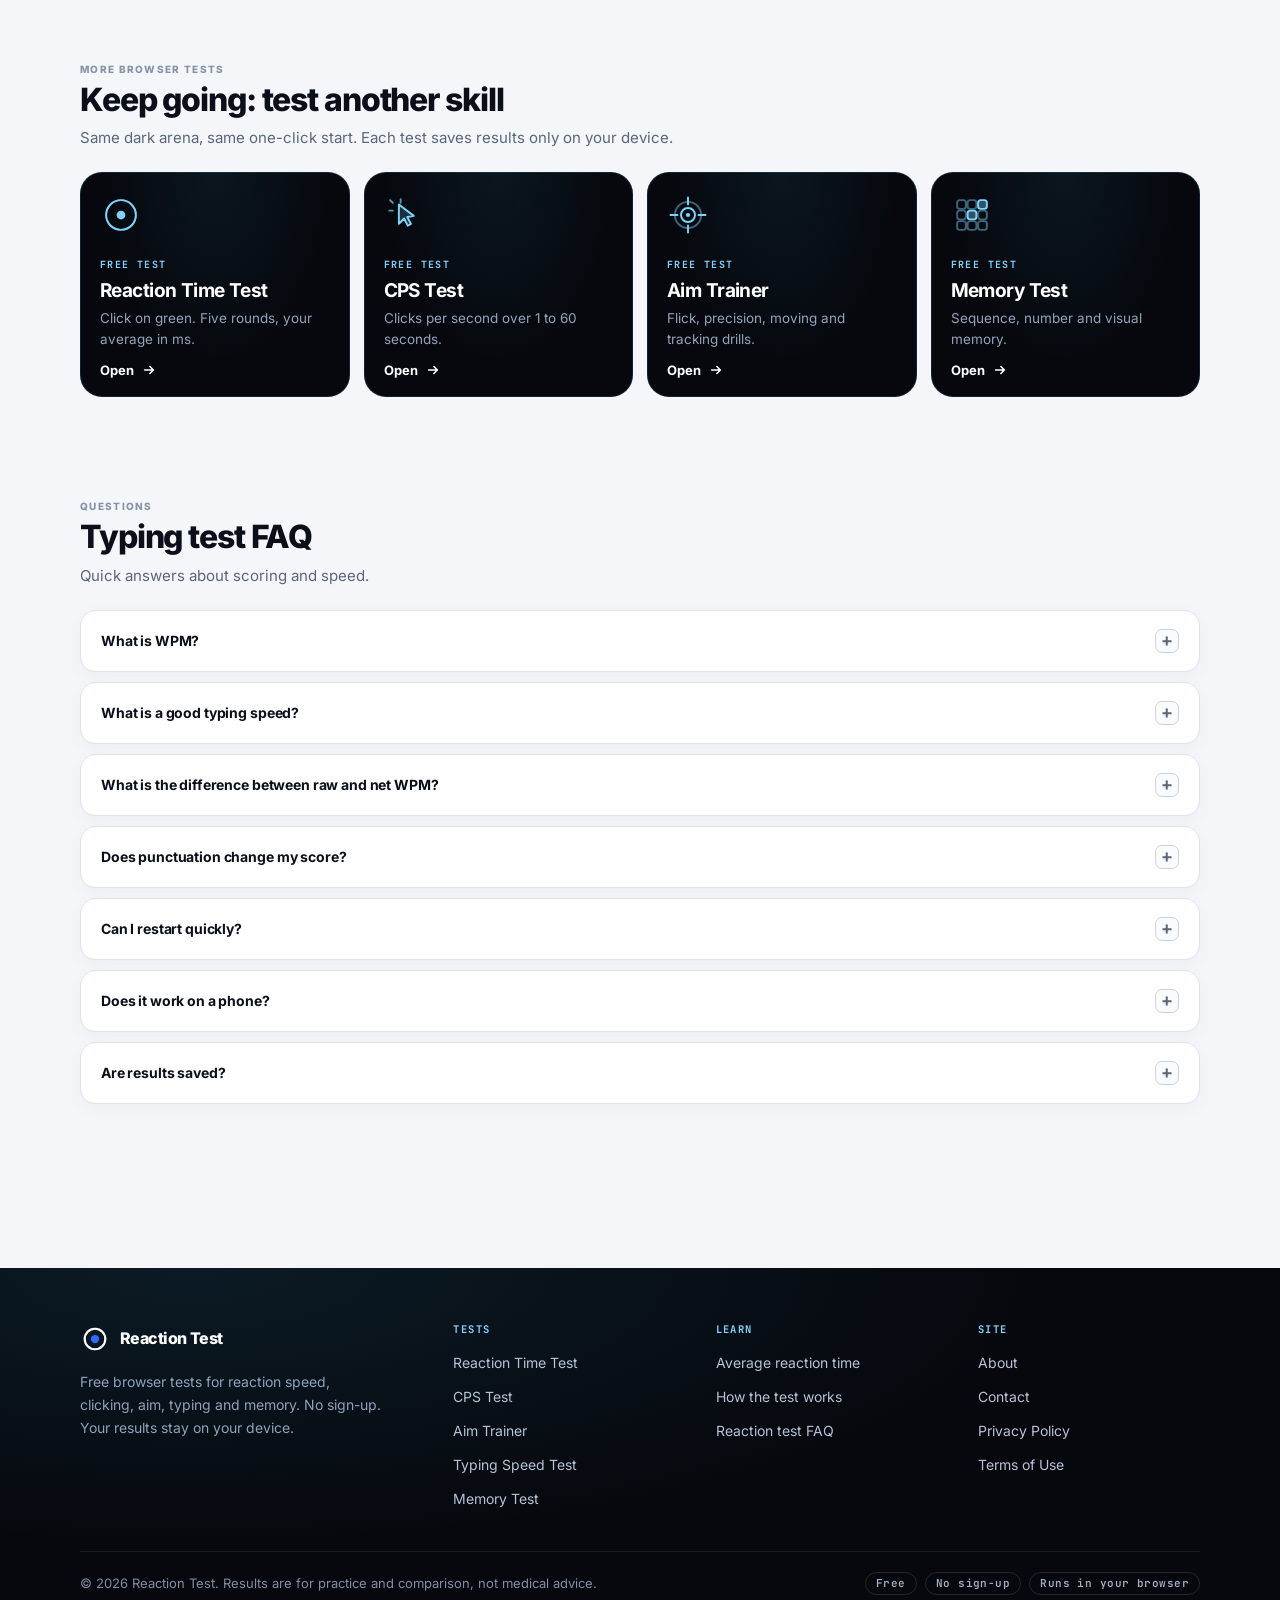
<file: typing-test.html>
<!doctype html>
<html lang="en">
<head>
<meta charset="utf-8">
<meta name="viewport" content="width=device-width,initial-scale=1">
<title>Typing Speed Test – Check Your WPM and Accuracy</title>
<meta name="description" content="Free typing speed test: 15, 30, 60 or 120 seconds, live WPM, accuracy and consistency. Optional punctuation mode. No signup, results stay in your browser.">
<meta name="robots" content="index,follow,max-image-preview:large">
<link rel="canonical" href="https://example.com/typing-test.html">
<meta name="theme-color" content="#f4f6fa">
<script src="assets/js/theme.js?v=87739050"></script>
<meta property="og:type" content="website">
<meta property="og:site_name" content="Reaction Test">
<meta property="og:locale" content="en_US">
<meta property="og:title" content="Typing Speed Test – Check Your WPM and Accuracy">
<meta property="og:description" content="Free typing speed test: 15, 30, 60 or 120 seconds, live WPM, accuracy and consistency. Optional punctuation mode. No signup, results stay in your browser.">
<meta property="og:url" content="https://example.com/typing-test.html">
<meta property="og:image" content="https://example.com/assets/og/typing-test.png">
<meta property="og:image:width" content="1200">
<meta property="og:image:height" content="630">
<meta property="og:image:alt" content="Typing Speed Test – Check Your WPM and Accuracy">
<meta name="twitter:card" content="summary_large_image">
<meta name="twitter:title" content="Typing Speed Test – Check Your WPM and Accuracy">
<meta name="twitter:description" content="Free typing speed test: 15, 30, 60 or 120 seconds, live WPM, accuracy and consistency. Optional punctuation mode. No signup, results stay in your browser.">
<meta name="twitter:image" content="https://example.com/assets/og/typing-test.png">
<link rel="icon" href="favicon.svg" type="image/svg+xml">
<link rel="icon" href="assets/img/favicon-32.png" sizes="32x32" type="image/png">
<link rel="apple-touch-icon" href="assets/img/apple-touch-icon.png">
<link rel="manifest" href="site.webmanifest">
<link rel="preload" href="assets/fonts/inter-latin-wght-normal.woff2" as="font" type="font/woff2" crossorigin>
<link rel="preload" href="assets/fonts/jetbrains-mono-latin-wght-normal.woff2" as="font" type="font/woff2" crossorigin>
<link rel="stylesheet" href="assets/css/site.css?v=87739050">
<link rel="stylesheet" href="assets/css/arena.css?v=87739050">
<script type="application/ld+json">[{"@context":"https://schema.org","@type":"WebApplication","name":"Typing Speed Test","url":"https://example.com/typing-test.html","applicationCategory":"GameApplication","operatingSystem":"Any (web browser)","browserRequirements":"Requires JavaScript","description":"Free typing speed test: 15, 30, 60 or 120 seconds, live WPM, accuracy and consistency. Optional punctuation mode. No signup, results stay in your browser.","inLanguage":"en","offers":{"@type":"Offer","price":"0","priceCurrency":"USD"},"isAccessibleForFree":true,"alternateName":"WPM Test"},{"@context":"https://schema.org","@type":"BreadcrumbList","itemListElement":[{"@type":"ListItem","position":1,"name":"Home","item":"https://example.com/"},{"@type":"ListItem","position":2,"name":"Typing Speed Test","item":"https://example.com/typing-test.html"}]}]</script>
</head>
<body>
<a class="skip" href="#top">Skip to content</a>
<header class="site-header">
  <div class="container nav">
    <a class="brand" href="index.html" aria-label="Reaction Test home"><span class="mark" aria-hidden="true"><svg viewBox="0 0 32 32"><circle class="m-r1" cx="16" cy="16" r="11"/><circle class="m-r2" cx="16" cy="16" r="11"/><circle class="m-core" cx="16" cy="16" r="4.4"/></svg></span><span>Reaction Test</span></a>
    <button class="theme-btn" type="button" data-theme-toggle aria-pressed="false" aria-label="Switch to dark mode"><svg class="theme-ico" viewBox="0 0 24 24" fill="none" stroke="currentColor" stroke-width="1.8" stroke-linecap="round" aria-hidden="true"><mask id="tm1"><rect width="24" height="24" fill="#fff"/><circle class="mask-dot" cx="15.5" cy="8.5" r="6" fill="#000"/></mask><circle class="core" cx="12" cy="12" r="5" mask="url(#tm1)"/><g class="rays"><line x1="12" y1="2.2" x2="12" y2="4.4" transform="rotate(0 12 12)"/><line x1="12" y1="2.2" x2="12" y2="4.4" transform="rotate(45 12 12)"/><line x1="12" y1="2.2" x2="12" y2="4.4" transform="rotate(90 12 12)"/><line x1="12" y1="2.2" x2="12" y2="4.4" transform="rotate(135 12 12)"/><line x1="12" y1="2.2" x2="12" y2="4.4" transform="rotate(180 12 12)"/><line x1="12" y1="2.2" x2="12" y2="4.4" transform="rotate(225 12 12)"/><line x1="12" y1="2.2" x2="12" y2="4.4" transform="rotate(270 12 12)"/><line x1="12" y1="2.2" x2="12" y2="4.4" transform="rotate(315 12 12)"/></g></svg></button>
    <button class="nav-toggle" id="navToggle" type="button" aria-expanded="false" aria-controls="siteNav" aria-label="Open menu"><span></span><span></span><span></span></button>
    <nav class="links" id="siteNav" aria-label="Primary navigation">
      <a class="nav-main" href="index.html">Reaction Time Test</a>
      <div class="dd">
        <button class="dd-btn is-active" type="button" aria-expanded="false" aria-haspopup="true">More tools <svg class="chev" viewBox="0 0 12 12" aria-hidden="true"><path d="M2.5 4.5 6 8l3.5-3.5" fill="none" stroke="currentColor" stroke-width="1.6" stroke-linecap="round" stroke-linejoin="round"/></svg></button>
        <div class="dd-menu" role="menu">
          <div class="dd-title">Free tools</div>
          <a class="dd-item" role="menuitem" href="cps-test.html"><span>CPS Test</span><small>Clicks / sec</small></a><a class="dd-item" role="menuitem" href="aim-trainer.html"><span>Aim Trainer</span><small>5 modes</small></a><a class="dd-item" role="menuitem" href="typing-test.html" aria-current="page"><span>Typing Speed Test</span><small>WPM</small></a><a class="dd-item" role="menuitem" href="memory-test.html"><span>Memory Test</span><small>3 games</small></a>
        </div>
      </div>
      <div class="dd">
        <button class="dd-btn" type="button" aria-expanded="false" aria-haspopup="true">Info <svg class="chev" viewBox="0 0 12 12" aria-hidden="true"><path d="M2.5 4.5 6 8l3.5-3.5" fill="none" stroke="currentColor" stroke-width="1.6" stroke-linecap="round" stroke-linejoin="round"/></svg></button>
        <div class="dd-menu" role="menu">
          <div class="dd-title">Learn</div>
          <a class="dd-item" role="menuitem" href="average-reaction-time.html"><span>Average reaction time</span></a>
          <a class="dd-item" role="menuitem" href="methodology.html"><span>How the test works</span></a>
          <div class="dd-sep"></div>
          <div class="dd-title">Site</div>
          <a class="dd-item" role="menuitem" href="about.html"><span>About</span></a>
          <a class="dd-item" role="menuitem" href="contact.html"><span>Contact</span></a>
          <a class="dd-item" role="menuitem" href="privacy.html"><span>Privacy Policy</span></a>
          <a class="dd-item" role="menuitem" href="terms.html"><span>Terms of Use</span></a>
        </div>
      </div>
    </nav>
    <span class="progress" aria-hidden="true"></span>
  </div>
</header>
<div class="toast" id="toast" role="status" aria-live="polite"></div>
<main id="top">
<div class="container">
<section class="tool-hero"><div class="eyebrow"><span class="dot"></span>Free typing speed test</div><h1>Typing Speed Test</h1><p>Type the words as they appear. The clock starts on your first keystroke and your WPM updates live.</p></section>
<section class="arena-card" id="test" aria-label="Typing speed test"><div class="arena ty" id="arena" role="group" aria-label="Typing speed test" data-state="ready">
        <div class="a-progress" id="prog"></div>
        <div class="a-top">
          <span class="pb" id="pb">No best yet</span>
        </div>
        <input class="ty-input" id="tyIn" type="text" autocomplete="off" autocapitalize="off" autocorrect="off" spellcheck="false" aria-label="Type the words shown">
        <div class="ty-main">
          <div class="ty-stack">
            <div class="opts ty-opts"><div class="seg" id="durSeg" role="radiogroup" aria-label="Test length"><button type="button" role="radio" data-dur="15" aria-checked="false">15s</button><button type="button" role="radio" data-dur="30" aria-checked="false">30s</button><button type="button" role="radio" data-dur="60" aria-checked="false">60s</button><button type="button" role="radio" data-dur="120" aria-checked="false">120s</button></div><div class="seg sm"><button type="button" id="punct" aria-pressed="false">Punctuation</button></div></div>
            <div class="ty-hud"><span class="ty-time" id="tyTime">30</span><span class="ty-live"><b id="tyWpm">0</b>wpm</span><span class="ty-live"><b id="tyAcc">100</b>% acc</span></div>
          </div>
          <div class="words-wrap" id="wordsWrap"><div class="words" id="words"><span class="caret" id="caret"></span></div></div>
          <p class="ty-tip">Start typing to begin · <kbd>Tab</kbd> restart · <kbd>Esc</kbd> reset</p>
        </div>
        <div class="ty-focus">Click here to focus</div>
        <div class="view v-result" aria-live="polite">
          <div class="r-kick" id="rKick"></div>
          <div class="r-main"><span class="r-num" id="rNum">0</span><span class="r-unit">WPM</span></div>
          <div class="r-badges"><span class="tier" id="rTier"></span><span class="newbest" id="rBest" hidden>New best</span></div>
          <div class="r-scale"><div class="scale rev" id="scale"><div class="scale-track"></div><div class="scale-pin" id="pin"><span id="pinTxt"></span></div><div class="scale-ticks"></div></div></div>
          <div class="tiles"><div class="tile"><b id="tAcc">0</b><span>Accuracy</span></div><div class="tile"><b id="tRaw">0</b><span>Raw WPM</span></div><div class="tile"><b id="tWords">0</b><span>Words ✓ / ✗</span></div><div class="tile"><b id="tCons">0</b><span>Consistency</span></div></div>
          <div class="bars sm" id="rBars" aria-hidden="true"></div>
          <div class="r-actions">
            <button class="btn-main" id="again" type="button">Try again</button>
            <button class="a-btn" id="share" type="button">Share</button>
          </div>
        </div>
        <button class="a-btn a-reset" id="reset" type="button">Reset</button>
        
      </div></section>
<section class="section" id="analysis"><div class="section-head"><span class="label">Analysis</span><h2>Understand your performance</h2><p>A progress report built from all your saved sessions, not just the last one.</p></div>
<div class="dpanel">
  <div class="an-empty" id="anEmpty"><span class="live-dot" aria-hidden="true"></span><h3>Your analysis is waiting</h3><p>Finish your first typing test to see your WPM on the scale, your accuracy and how steady your rhythm was.</p><button class="btn-main" id="anStart" type="button">Start Typing Test</button></div>
  <div class="an-data" id="anData" hidden>
    <div class="an-head"><span class="live-dot" aria-hidden="true"></span><span id="anKick"></span><span id="anWhen"></span></div>
    <div class="an-kpis" id="anKpis"></div>
    <div class="an-grid2">
      <article class="an-card"><h3>Your trend</h3><p class="note" id="anTrendNote"></p><div class="trend" id="anTrend"></div></article>
      <article class="an-card"><h3 id="anMixTitle"></h3><p class="note" id="anMixNote"></p><div class="mix" id="anMix"></div></article>
    </div>
    <div class="an-ins" id="anIns"></div>
    <div class="an-coach" id="anCoach"><span class="live-dot" aria-hidden="true"></span><p id="anCoachTxt"></p></div>
  </div>
</div></section>
<section class="section" id="history"><div class="section-head"><span class="label">Personal history</span><h2>Your recent sessions</h2><p>Your latest completed sessions appear here, saved only on this device.</p></div>
<div class="dpanel">
  <div class="hist-head"><div><h3>Local session history</h3><p id="histNote">Saved only in this browser.</p></div><button class="a-btn" id="histClear" type="button" hidden>Clear history</button></div>
  <div class="spark" id="histSpark" hidden></div>
  <div class="h-wrap" id="histTable"></div>
</div></section><section class="section" id="average"><div class="section-head"><span class="label">Benchmarks</span><h2>What is a good typing speed?</h2><p>Speed means little without accuracy, so watch both.</p></div><div class="content-grid"><article class="content-card"><h3>Typing speed benchmarks</h3><div class="ref-wrap"><table class="ref-table"><thead><tr><th>Words per minute</th><th>Rating</th></tr></thead><tbody><tr><td>Under 25</td><td>Beginner</td></tr><tr><td>25 – 39</td><td>Below average</td></tr><tr><td>40 – 54</td><td>Average</td></tr><tr><td>55 – 69</td><td>Good</td></tr><tr><td>70 – 89</td><td>Fast</td></tr><tr><td>90 – 119</td><td>Very fast</td></tr><tr><td>120 or more</td><td>Elite</td></tr></tbody></table></div><p class="note">These labels are this site's own practice benchmarks. A study of 168,960 typists (Dhakal et al., 2018) found an average of 51.56 WPM.</p></article><article class="content-card"><h3>What affects your typing speed?</h3><ul><li><strong>Accuracy:</strong> corrections cost time, so slowing down slightly often raises your net WPM.</li><li><strong>Word type:</strong> punctuation and capitals take extra keystrokes, so scores are usually lower with punctuation on.</li><li><strong>Keyboard and posture:</strong> relaxed wrists and a keyboard you know well help.</li><li><strong>Practice and rhythm:</strong> steady rhythm beats bursts. The graph shows how even you were.</li></ul></article></div></section><section class="section" id="how"><div class="section-head"><span class="label">How it works</span><h2>How the typing test works</h2><p>Common English words, scored the standard way.</p></div><div class="content-grid"><article class="content-card"><h3>The test</h3><ol class="steps"><li>Pick 15, 30, 60 or 120 seconds. Add punctuation for a harder test.</li><li>Start typing. The first key starts the timer.</li><li>Press Space for the next word. Backspace fixes errors, even back into the previous word if it was wrong.</li><li>Check WPM, raw WPM, accuracy, word count and a per-second graph.</li></ol></article><article class="content-card"><h3>How is it scored?</h3><p><strong>WPM = (correct characters ÷ 5) ÷ minutes.</strong> A word counts as five characters, including spaces.</p><p>Raw WPM counts every character, right or wrong. Accuracy is correct keystrokes ÷ all keystrokes, so errors you later fix still count against it.</p></article></div></section><section class="section" id="improve"><div class="section-head"><span class="label">Practice</span><h2>How to type faster</h2><p>Accuracy first. Speed is what accuracy turns into with practice.</p></div><div class="content-grid"><article class="content-card"><h3>Habits</h3><ul><li>Look at the screen, not the keyboard.</li><li>Keep your wrists relaxed and fingers curved over the home row.</li><li>Slow down until errors become rare, then push the speed.</li></ul></article><article class="content-card"><h3>Practice</h3><ul><li>Ten focused minutes a day beat one long session.</li><li>Turn on punctuation once plain words feel easy.</li><li>Use the graph: steady bars mean steady rhythm.</li></ul></article></div></section><section class="section" id="more"><div class="section-head"><span class="label">More browser tests</span><h2>Keep going: test another skill</h2><p>Same dark arena, same one-click start. Each test saves results only on your device.</p></div><div class="tcards"><a class="tcard" href="index.html"><span class="ico"><svg viewBox="0 0 48 48" fill="none" stroke="currentColor" stroke-width="2.2" aria-hidden="true"><circle cx="24" cy="24" r="17" opacity=".4"/><circle class="p" cx="24" cy="24" r="17"/><circle cx="24" cy="24" r="5" fill="currentColor" stroke="none"/></svg></span><small>Free test</small><h3>Reaction Time Test</h3><p>Click on green. Five rounds, your average in ms.</p><span class="go">Open <svg viewBox="0 0 16 16" fill="none" stroke="currentColor" stroke-width="1.8" stroke-linecap="round" stroke-linejoin="round" aria-hidden="true"><path d="M3 8h10M9 4l4 4-4 4"/></svg></span></a><a class="tcard" href="cps-test.html"><span class="ico"><svg viewBox="0 0 48 48" fill="none" stroke="currentColor" stroke-width="2.2" stroke-linecap="round" stroke-linejoin="round" aria-hidden="true"><path d="M17 12l17 13-7.4 1.3 4.2 8-3.6 1.8-4.2-8.1L17 34z" fill="currentColor" fill-opacity=".18"/><path class="p" d="M10 10l-3-3M10 19H6M19 10V6" opacity=".7"/></svg></span><small>Free test</small><h3>CPS Test</h3><p>Clicks per second over 1 to 60 seconds.</p><span class="go">Open <svg viewBox="0 0 16 16" fill="none" stroke="currentColor" stroke-width="1.8" stroke-linecap="round" stroke-linejoin="round" aria-hidden="true"><path d="M3 8h10M9 4l4 4-4 4"/></svg></span></a><a class="tcard" href="aim-trainer.html"><span class="ico"><svg viewBox="0 0 48 48" fill="none" stroke="currentColor" stroke-width="2.2" stroke-linecap="round" aria-hidden="true"><circle cx="24" cy="24" r="15" opacity=".45"/><circle class="p" cx="24" cy="24" r="8"/><circle cx="24" cy="24" r="2.4" fill="currentColor" stroke="none"/><path d="M24 4v8M24 36v8M4 24h8M36 24h8"/></svg></span><small>Free test</small><h3>Aim Trainer</h3><p>Flick, precision, moving and tracking drills.</p><span class="go">Open <svg viewBox="0 0 16 16" fill="none" stroke="currentColor" stroke-width="1.8" stroke-linecap="round" stroke-linejoin="round" aria-hidden="true"><path d="M3 8h10M9 4l4 4-4 4"/></svg></span></a><a class="tcard" href="memory-test.html"><span class="ico"><svg viewBox="0 0 48 48" fill="none" stroke="currentColor" stroke-width="2.2" aria-hidden="true"><rect x="7" y="7" width="10" height="10" rx="3" opacity=".45"/><rect x="19" y="7" width="10" height="10" rx="3" opacity=".45"/><rect x="31" y="7" width="10" height="10" rx="3" class="p" fill="currentColor" fill-opacity=".35"/><rect x="7" y="19" width="10" height="10" rx="3" opacity=".45"/><rect x="19" y="19" width="10" height="10" rx="3" fill="currentColor" fill-opacity=".35"/><rect x="31" y="19" width="10" height="10" rx="3" opacity=".45"/><rect x="7" y="31" width="10" height="10" rx="3" opacity=".45"/><rect x="19" y="31" width="10" height="10" rx="3" opacity=".45"/><rect x="31" y="31" width="10" height="10" rx="3" opacity=".45"/></svg></span><small>Free test</small><h3>Memory Test</h3><p>Sequence, number and visual memory.</p><span class="go">Open <svg viewBox="0 0 16 16" fill="none" stroke="currentColor" stroke-width="1.8" stroke-linecap="round" stroke-linejoin="round" aria-hidden="true"><path d="M3 8h10M9 4l4 4-4 4"/></svg></span></a></div></section><section class="faq" id="faq"><div class="section-head"><span class="label">Questions</span><h2>Typing test FAQ</h2><p>Quick answers about scoring and speed.</p></div><div class="faq-list"><details><summary>What is WPM?<span class="faq-plus" aria-hidden="true"></span></summary><p>Words per minute. One word is counted as five characters, so WPM = correct characters ÷ 5 ÷ minutes.</p></details><details><summary>What is a good typing speed?<span class="faq-plus" aria-hidden="true"></span></summary><p>Around 40 to 55 WPM is typical, 55 to 70 is good, and above 70 is fast. Accuracy of 95 percent or more matters as much as speed.</p></details><details><summary>What is the difference between raw and net WPM?<span class="faq-plus" aria-hidden="true"></span></summary><p>Raw WPM counts all characters typed. The big number is net WPM, which only counts correct characters.</p></details><details><summary>Does punctuation change my score?<span class="faq-plus" aria-hidden="true"></span></summary><p>Usually it lowers it, because capitals, commas and full stops take extra keystrokes.</p></details><details><summary>Can I restart quickly?<span class="faq-plus" aria-hidden="true"></span></summary><p>Press Tab, or the Reset button. Esc stops a run.</p></details><details><summary>Does it work on a phone?<span class="faq-plus" aria-hidden="true"></span></summary><p>Yes, but a physical keyboard gives results you can compare.</p></details><details><summary>Are results saved?<span class="faq-plus" aria-hidden="true"></span></summary><p>Your best WPM and history stay in your browser only.</p></details></div></section></div>
</main>
<footer class="site-footer">
  <div class="container">
    <div class="foot-grid">
      <div class="foot-brand">
        <a class="brand" href="index.html" aria-label="Reaction Test home"><span class="mark" aria-hidden="true"><svg viewBox="0 0 32 32"><circle class="m-r1" cx="16" cy="16" r="11"/><circle class="m-r2" cx="16" cy="16" r="11"/><circle class="m-core" cx="16" cy="16" r="4.4"/></svg></span><span>Reaction Test</span></a>
        <p>Free browser tests for reaction speed, clicking, aim, typing and memory. No sign-up. Your results stay on your device.</p>
      </div>
      <div><h4>Tests</h4><ul><li><a href="index.html">Reaction Time Test</a></li><li><a href="cps-test.html">CPS Test</a></li><li><a href="aim-trainer.html">Aim Trainer</a></li><li><a href="typing-test.html">Typing Speed Test</a></li><li><a href="memory-test.html">Memory Test</a></li></ul></div>
      <div><h4>Learn</h4><ul><li><a href="average-reaction-time.html">Average reaction time</a></li><li><a href="methodology.html">How the test works</a></li><li><a href="index.html#faq">Reaction test FAQ</a></li></ul></div>
      <div><h4>Site</h4><ul><li><a href="about.html">About</a></li><li><a href="contact.html">Contact</a></li><li><a href="privacy.html">Privacy Policy</a></li><li><a href="terms.html">Terms of Use</a></li></ul></div>
    </div>
    <div class="foot-bottom"><span>© 2026 Reaction Test. Results are for practice and comparison, not medical advice.</span><span class="chips"><i>Free</i><i>No sign-up</i><i>Runs in your browser</i></span></div>
  </div>
</footer>
<script src="assets/js/site.js?v=87739050" defer></script>
<script src="assets/js/engine.js?v=87739050" defer></script>
<script src="assets/js/fullscreen.js?v=87739050" defer></script>
<script src="assets/js/typing.js?v=87739050" defer></script>
</body>
</html>
</file>
<file: assets/css/site.css>
/* =========================================================
   Reaction Test — site.css
   One design system: light page, dark "arena" panels, cyan glow.
   Fonts are self-hosted (assets/fonts). No third-party requests.
   ========================================================= */

@font-face{
  font-family:"Inter";
  src:url("../fonts/inter-latin-wght-normal.woff2") format("woff2");
  font-weight:100 900;font-style:normal;font-display:swap;
}
@font-face{
  font-family:"JetBrains Mono";
  src:url("../fonts/jetbrains-mono-latin-wght-normal.woff2") format("woff2");
  font-weight:100 800;font-style:normal;font-display:swap;
}

:root{
  --bg:#f4f6fa;
  --surface:#fff;
  --surface-2:#f8fafc;
  --ink:#0a0f1a;
  --ink-2:#344054;
  --muted:#5a6679;
  --soft:#8794a7;
  --line:#dde3ec;
  --line-2:#c9d2df;
  --blue:#2457ff;
  --blue-2:#1740d1;
  --cyan:#38bdf8;
  --cyan-2:#7dd3fc;
  --dark:#06080d;
  --dark-2:#0b1220;
  --green:#19d46f;
  --amber:#ffbd3d;
  --red:#ff455c;
  --radius:22px;
  --radius-sm:14px;
  --shadow:0 18px 55px rgba(10,15,26,.08);
  --shadow-dark:0 30px 80px rgba(6,8,13,.28);
  --max:1120px;
  --header-h:58px;
  --ease:cubic-bezier(.22,1,.36,1);
  --font:Inter,ui-sans-serif,system-ui,-apple-system,"Segoe UI",Roboto,sans-serif;
  --mono:"JetBrains Mono",ui-monospace,SFMono-Regular,Menlo,Consolas,monospace;
}

*{box-sizing:border-box}
html{scroll-behavior:smooth;scroll-padding-top:calc(var(--header-h) + 18px);-webkit-text-size-adjust:100%}
body{margin:0;background:var(--bg);color:var(--ink);font:400 15px/1.6 var(--font);-webkit-font-smoothing:antialiased;text-rendering:optimizeLegibility}
img,svg{max-width:100%}
button,input,select,textarea{font:inherit;color:inherit}
button{appearance:none}
a{color:inherit}
h1,h2,h3,h4{margin:0;line-height:1.12;letter-spacing:-.03em}
p{margin:0}
::selection{background:rgba(36,87,255,.2)}

.container{width:min(calc(100% - 32px),var(--max));margin-inline:auto}
.hidden{display:none!important}
.sr-only{position:absolute!important;width:1px;height:1px;overflow:hidden;clip:rect(0 0 0 0);white-space:nowrap}
.skip{position:absolute;left:12px;top:-60px;z-index:100;background:var(--ink);color:var(--on-ink);padding:10px 14px;border-radius:10px;font-weight:600;text-decoration:none;transition:top .15s}
.skip:focus{top:10px}
:focus-visible{outline:3px solid rgba(36,87,255,.35);outline-offset:3px;border-radius:6px}

/* =========================================================
   SCROLL STYLES
   ========================================================= */
html{scrollbar-width:thin;scrollbar-color:#b5c0d1 transparent}
::-webkit-scrollbar{width:11px;height:11px}
::-webkit-scrollbar-track{background:transparent}
::-webkit-scrollbar-thumb{background:#c3ccda;border-radius:99px;border:3px solid var(--bg)}
::-webkit-scrollbar-thumb:hover{background:#9aa8bd}
.panel::-webkit-scrollbar-thumb,.dd-menu::-webkit-scrollbar-thumb{border-color:#06080d;background:#2b3a52}

.progress{position:absolute;left:0;bottom:-1px;height:2px;width:100%;transform-origin:left;transform:scaleX(0);background:linear-gradient(90deg,var(--cyan),var(--blue));opacity:0;transition:opacity .2s}
.scrolled .progress{opacity:1}

html.js [data-reveal]{opacity:0;transform:translateY(14px);transition:opacity .6s var(--ease),transform .6s var(--ease);transition-delay:var(--d,0s)}
html.js [data-reveal].in{opacity:1;transform:none}
html.js [data-reveal]:not(.in){animation:revealSafety 0s 2.2s forwards}
@keyframes revealSafety{to{opacity:1;transform:none}}
/* while a game is running: no rubber-banding, no pull-to-refresh */
html.game-lock,html.game-lock body{overscroll-behavior:none}

/* =========================================================
   HEADER
   ========================================================= */
.site-header{position:sticky;top:0;z-index:50;background:rgba(244,246,250,.86);backdrop-filter:blur(16px);-webkit-backdrop-filter:blur(16px);border-bottom:1px solid transparent;transition:border-color .2s,box-shadow .2s,background .2s}
.site-header.scrolled{border-bottom-color:rgba(201,210,223,.8);box-shadow:0 6px 24px rgba(10,15,26,.05)}
.nav{height:var(--header-h);display:flex;align-items:center;justify-content:space-between;gap:16px}
.brand{display:flex;align-items:center;gap:10px;text-decoration:none;font-weight:800;letter-spacing:-.035em;font-size:16px}
.mark{width:30px;height:30px;display:grid;place-items:center;color:var(--ink)}
.mark svg{width:30px;height:30px;overflow:visible}
.mark circle{fill:none;stroke:currentColor;stroke-width:2.2;transform-box:fill-box;transform-origin:center}
.m-r1{opacity:.32}
.m-r2{stroke:#2f6bff;animation:mping 2.4s cubic-bezier(.2,.6,.3,1) infinite}
.m-core{fill:#2f6bff!important;stroke:none!important;animation:mblink 1.7s ease-in-out infinite}
.brand:hover .m-core{animation-duration:.8s}
@keyframes mping{0%{transform:scale(1);opacity:.85}100%{transform:scale(1.7);opacity:0}}
@keyframes mblink{0%,100%{opacity:1;transform:scale(1)}50%{opacity:.3;transform:scale(.78)}}

.links{display:flex;align-items:center;gap:4px;font-size:13px;font-weight:600;color:var(--ink-2)}
.links>a,.dd-btn{display:inline-flex;align-items:center;gap:6px;height:36px;padding:0 12px;border-radius:10px;border:0;background:transparent;color:var(--ink-2);font-weight:600;font-size:13px;cursor:pointer;text-decoration:none;transition:background .15s,color .15s}
.links>a:hover,.dd-btn:hover,.dd.open .dd-btn{background:var(--hover-2);color:var(--ink)}
.nav-main[aria-current="page"],.dd-btn.is-active{color:var(--ink);background:rgba(36,87,255,.08)}
.nav-main[aria-current="page"]::before{content:"";width:6px;height:6px;border-radius:50%;background:var(--blue);box-shadow:0 0 8px rgba(36,87,255,.5)}
.chev{width:11px;height:11px;transition:transform .2s var(--ease)}
.dd.open .chev{transform:rotate(180deg)}
.dd{position:relative}
.dd-menu{position:absolute;top:calc(100% + 8px);right:0;min-width:262px;padding:6px;background:var(--surface);border:1px solid var(--line);border-radius:16px;box-shadow:0 22px 60px rgba(10,15,26,.16);opacity:0;visibility:hidden;transform:translateY(-4px);transition:opacity .16s ease,transform .16s ease,visibility .16s;z-index:60}
.dd-menu::before{content:"";position:absolute;left:0;right:0;top:-12px;height:12px}
.dd.open .dd-menu{opacity:1;visibility:visible;transform:none}
.dd-title{padding:9px 10px 5px;font:700 10px/1 var(--mono);letter-spacing:.14em;text-transform:uppercase;color:var(--soft)}
.dd-item{display:flex;align-items:center;justify-content:space-between;gap:14px;width:100%;padding:9px 10px;border-radius:10px;font-size:13px;font-weight:600;color:var(--ink);text-decoration:none}
.dd-item small{font-size:10.5px;font-weight:600;color:var(--soft);white-space:nowrap}
.dd-item:hover,.dd-item:focus-visible{background:var(--hover);outline:none}
.dd-item[aria-current="page"]{background:var(--tint);color:var(--blue)}
.dd-sep{height:1px;background:var(--line);margin:6px 4px}
.nav-toggle{display:none;width:40px;height:40px;border:1px solid var(--line);border-radius:10px;background:var(--surface);cursor:pointer;padding:0;flex-direction:column;align-items:center;justify-content:center;gap:4px}
.nav-toggle span{width:16px;height:2px;border-radius:2px;background:var(--ink);transition:transform .2s,opacity .2s}
.nav-open .nav-toggle span:nth-child(1){transform:translateY(6px) rotate(45deg)}
.nav-open .nav-toggle span:nth-child(2){opacity:0}
.nav-open .nav-toggle span:nth-child(3){transform:translateY(-6px) rotate(-45deg)}
.toast{position:fixed;left:50%;bottom:26px;transform:translate(-50%,20px);background:#0a0f1a;color:#fff;font-size:13px;font-weight:600;padding:11px 18px;border-radius:999px;box-shadow:0 12px 36px rgba(10,15,26,.3);opacity:0;pointer-events:none;transition:opacity .22s,transform .22s var(--ease);z-index:80}
.toast.show{opacity:1;transform:translate(-50%,0)}

@media(max-width:860px){
  .nav-toggle{display:inline-flex}
  .site-header.nav-open{background:var(--surface);backdrop-filter:none;-webkit-backdrop-filter:none}
  .links{position:absolute;top:var(--header-h);left:0;right:0;flex-direction:column;align-items:stretch;gap:2px;padding:10px 16px 16px;background:var(--surface);border-bottom:1px solid var(--line);box-shadow:0 24px 40px rgba(10,15,26,.1);max-height:calc(100svh - var(--header-h));overflow:auto;opacity:0;visibility:hidden;transform:translateY(-6px);transition:opacity .18s,transform .18s,visibility .18s}
  .nav-open .links{opacity:1;visibility:visible;transform:none}
  .links>a,.dd-btn{height:44px;width:100%;justify-content:space-between}
  .nav-main[aria-current="page"]{justify-content:flex-start}
  .dd-menu{position:static;min-width:0;box-shadow:none;border:0;border-left:2px solid var(--line);border-radius:0;margin:0 0 6px 12px;padding:2px 0 2px 6px;display:none;opacity:1;visibility:visible;transform:none}
  .dd-menu::before{display:none}
  .dd.open .dd-menu{display:block}
}

/* =========================================================
   BUTTONS
   ========================================================= */
.btn{display:inline-flex;align-items:center;justify-content:center;gap:8px;padding:12px 20px;border-radius:12px;border:1px solid transparent;background:var(--ink);color:var(--on-ink);font-weight:700;font-size:14px;text-decoration:none;cursor:pointer;transition:transform .16s var(--ease),box-shadow .16s,background .16s}
.btn:hover{transform:translateY(-1px);box-shadow:0 10px 26px rgba(10,15,26,.2)}
.btn.ghost{background:var(--surface);color:var(--ink);border-color:var(--line-2)}
.btn.ghost:hover{box-shadow:0 8px 22px rgba(10,15,26,.08)}
.btn.blue{background:var(--blue)}

/* =========================================================
   TOOL HERO (above the arena)
   ========================================================= */
.eyebrow{display:inline-flex;align-items:center;gap:8px;color:var(--ink-2);font:800 10px/1 var(--font);letter-spacing:.13em;text-transform:uppercase}
.dot{width:7px;height:7px;border-radius:50%;background:var(--blue);box-shadow:0 0 12px rgba(49,92,255,.5)}
.tool-hero{padding:24px 0 16px;text-align:center}
.tool-hero h1{font-size:clamp(30px,4.2vw,46px);letter-spacing:-.04em;margin:10px 0 8px;font-weight:800}
.tool-hero p{font-size:15px;line-height:1.55;max-width:640px;margin:0 auto;color:var(--muted)}
main{display:block}

/* =========================================================
   CONTENT SECTIONS
   ========================================================= */
.sec{padding:56px 0 0}
.sec:last-of-type{padding-bottom:12px}
.sec-head{max-width:760px;margin-bottom:28px}
.kicker{display:block;font:800 10.5px/1 var(--font);letter-spacing:.14em;text-transform:uppercase;color:var(--soft);margin-bottom:14px}
.sec-head h2{font-size:clamp(26px,3.4vw,38px);letter-spacing:-.04em;font-weight:800}
.sec-head p{margin-top:12px;font-size:16px;line-height:1.65;color:var(--muted)}
.prose-block p{font-size:15.5px;line-height:1.75;color:var(--ink-2);margin:0 0 14px;max-width:70ch}
.prose-block a,.sec-head a,.spec a,.faq-body a,.note a{color:var(--blue);text-underline-offset:3px}
.note{margin-top:18px;padding:14px 18px;border-left:3px solid var(--blue);background:var(--surface);border-radius:0 12px 12px 0;color:var(--muted);font-size:14px;line-height:1.65;max-width:72ch;border-top:1px solid var(--line);border-right:1px solid var(--line);border-bottom:1px solid var(--line)}

/* numbered steps strip */
.steps{display:grid;grid-template-columns:repeat(5,minmax(0,1fr));background:var(--surface);border:1px solid var(--line);border-radius:var(--radius);overflow:hidden;box-shadow:0 10px 34px rgba(10,15,26,.04)}
.steps.three{grid-template-columns:repeat(3,minmax(0,1fr))}
.steps.four{grid-template-columns:repeat(4,minmax(0,1fr))}
.step{padding:24px 22px 26px;border-left:1px solid var(--line)}
.step:first-child{border-left:0}
.step .n{font:700 11px/1 var(--mono);letter-spacing:.12em;color:var(--blue)}
.step h3{font-size:17px;margin:16px 0 8px;letter-spacing:-.02em}
.step p{font-size:14px;line-height:1.6;color:var(--muted)}

/* definition rows */
.spec{margin:0;border-top:1px solid var(--line)}
.spec-row{display:grid;grid-template-columns:210px minmax(0,1fr);gap:28px;padding:20px 0;border-bottom:1px solid var(--line)}
.spec-row dt{font:700 12px/1.5 var(--mono);letter-spacing:.08em;text-transform:uppercase;color:var(--ink)}
.spec-row dd{margin:0;color:var(--muted);font-size:15px;line-height:1.7;max-width:72ch}
.spec-row dd strong{color:var(--ink)}

/* two-column lists */
.cols2{display:grid;grid-template-columns:1fr 1fr;gap:18px}
.col-card{background:var(--surface);border:1px solid var(--line);border-radius:var(--radius);padding:26px 26px 22px}
.col-card h3{font-size:18px;margin-bottom:14px}
.ticks{list-style:none;margin:0;padding:0}
.ticks li{position:relative;padding:0 0 0 20px;margin:0 0 11px;color:var(--muted);font-size:15px;line-height:1.65}
.ticks li::before{content:"";position:absolute;left:3px;top:.72em;width:5px;height:5px;border-radius:50%;background:#7d8ea6}

/* dark benchmark panel */
.bench{position:relative;isolation:isolate;overflow:hidden;background:var(--dark);color:#e2e8f0;border-radius:var(--radius);padding:34px;display:grid;grid-template-columns:1.15fr .85fr;gap:40px;box-shadow:var(--shadow-dark);box-shadow:inset 0 0 0 1px rgba(56,189,248,.14),var(--shadow-dark)}
.bench::before{content:"";position:absolute;inset:0;z-index:-1;background:radial-gradient(ellipse at 20% 0%,rgba(56,189,248,.12),transparent 55%)}
.bench h3{font:700 11px/1 var(--mono);letter-spacing:.14em;text-transform:uppercase;color:var(--cyan-2);margin-bottom:18px}
.bench-num{font:700 clamp(44px,6vw,64px)/1 var(--mono);letter-spacing:-.04em;color:#fff}
.bench-num small{font-size:14px;letter-spacing:.14em;color:var(--cyan-2);margin-left:8px}
.bench p{color:#9fb0c6;font-size:14.5px;line-height:1.65;margin-top:12px;max-width:46ch}
.scale{position:relative;margin:34px 0 8px}
.scale-track{height:10px;border-radius:99px;background:linear-gradient(90deg,#19d46f 0%,#38bdf8 34%,#ffbd3d 68%,#ff455c 100%);opacity:.9}
.scale-ticks{display:flex;justify-content:space-between;margin-top:10px;font:600 11px/1 var(--mono);color:#7d8ea6}
.scale-pin{position:absolute;top:-7px;width:2px;height:24px;background:#fff;border-radius:2px;box-shadow:0 0 12px rgba(255,255,255,.9);left:0;transform:translateX(-50%);opacity:0;transition:left .6s var(--ease),opacity .3s}
.scale-pin span{position:absolute;bottom:30px;left:50%;transform:translateX(-50%);font:700 11px/1 var(--mono);background:#fff;color:#06080d;padding:5px 8px;border-radius:7px;white-space:nowrap}
.scale.has-pin .scale-pin{opacity:1}
.scale-note{font:500 12px/1.5 var(--font);color:#7d8ea6;margin-top:14px}
.ranges{list-style:none;margin:0;padding:0}
.ranges li{display:flex;align-items:center;justify-content:space-between;gap:12px;padding:10px 0;border-bottom:1px solid rgba(255,255,255,.08);font-size:14px}
.ranges li:last-child{border-bottom:0}
.ranges b{font:700 13px/1 var(--mono);color:#fff;min-width:96px}
.ranges span{flex:1;color:#aab8cc}
.ranges i{width:8px;height:8px;border-radius:50%;background:var(--c,#38bdf8);box-shadow:0 0 10px var(--c,#38bdf8)}
.ranges li.me{background:linear-gradient(90deg,rgba(56,189,248,.14),transparent);margin:0 -12px;padding-left:12px;padding-right:12px;border-radius:8px}

/* test cards (dark, glow follows the cursor, same as the arena) */
.tcards{display:grid;grid-template-columns:repeat(4,minmax(0,1fr));gap:14px}
.tcards.five{grid-template-columns:repeat(5,minmax(0,1fr))}
.tcard{--glow:56,189,248;position:relative;isolation:isolate;overflow:hidden;display:flex;flex-direction:column;min-height:218px;padding:22px 20px 20px;border-radius:var(--radius);background:radial-gradient(ellipse at 50% 0%,rgba(var(--glow),.08),transparent 60%),var(--dark);box-shadow:inset 0 0 0 1px rgba(var(--glow),.16);color:#e2e8f0;text-decoration:none;transition:transform .25s var(--ease),box-shadow .25s}
.tcard::before{content:"";position:absolute;inset:0;z-index:-1;border-radius:inherit;opacity:0;transition:opacity .35s;background:radial-gradient(180px circle at var(--mx,50%) var(--my,50%),rgba(var(--glow),.2),transparent 70%)}
.tcard::after{content:"";position:absolute;inset:0;border-radius:inherit;padding:1.5px;pointer-events:none;opacity:0;transition:opacity .35s;background:radial-gradient(240px circle at var(--mx,50%) var(--my,50%),rgba(var(--glow),.95),transparent 65%);-webkit-mask:linear-gradient(#000 0 0) content-box,linear-gradient(#000 0 0);-webkit-mask-composite:xor;mask-composite:exclude}
@media(hover:hover){.tcard:hover{transform:translateY(-3px)}.tcard:hover::before,.tcard:hover::after{opacity:1}}
.tcard:focus-visible{outline:3px solid rgba(56,189,248,.5);outline-offset:3px}
.tcard .ico{width:42px;height:42px;color:var(--cyan-2);margin-bottom:auto}
.tcard .ico svg{width:100%;height:100%;overflow:visible}
.tcard .ico .p{transform-box:fill-box;transform-origin:center;animation:mping 2.8s cubic-bezier(.2,.6,.3,1) infinite}
.tcard small{display:block;margin-top:24px;font:700 10px/1 var(--mono);letter-spacing:.14em;text-transform:uppercase;color:var(--cyan-2)}
.tcard h3{margin:10px 0 6px;font-size:19px;letter-spacing:-.03em;color:#fff}
.tcard p{font-size:13.5px;line-height:1.55;color:#93a4bb}
.tcard .go{margin-top:14px;font:700 13px/1 var(--font);color:#fff;display:inline-flex;align-items:center;gap:8px}
.tcard .go svg{width:14px;height:14px;transition:transform .25s var(--ease)}
.tcard:hover .go svg{transform:translateX(4px)}

/* more-tests band */
.more{padding-bottom:6px}

/* cross-link banner */
.xlink{display:flex;align-items:center;justify-content:space-between;gap:20px;flex-wrap:wrap;margin-top:22px;padding:20px 24px;background:var(--surface);border:1px solid var(--line);border-radius:var(--radius)}
.xlink b{display:block;font-size:16px;letter-spacing:-.02em;margin-bottom:3px}
.xlink span{color:var(--muted);font-size:14px}

/* =========================================================
   FAQ
   ========================================================= */
.faq-wrap{display:block}
.faq-wrap .sec-head{margin-bottom:24px}
.faq-list{display:grid;gap:10px}
.faq-list details{background:var(--surface);border:1px solid var(--line);border-radius:16px;transition:border-color .2s,box-shadow .2s}
.faq-list details[open]{border-color:var(--line-2);box-shadow:0 10px 30px rgba(10,15,26,.05)}
.faq-list summary{list-style:none;cursor:pointer;display:flex;align-items:center;justify-content:space-between;gap:16px;padding:18px 20px;font-weight:700;font-size:15px;letter-spacing:-.01em}
.faq-list summary::-webkit-details-marker{display:none}
.faq-list summary::after{content:"";flex:none;width:26px;height:26px;border-radius:8px;border:1px solid var(--line-2);background:linear-gradient(var(--ink),var(--ink)) center/10px 1.6px no-repeat,linear-gradient(var(--ink),var(--ink)) center/1.6px 10px no-repeat;transition:transform .25s var(--ease),background-color .2s}
.faq-list details[open] summary::after{transform:rotate(45deg);background-color:var(--hover)}
.faq-body{padding:0 20px 20px;color:var(--muted);font-size:15px;line-height:1.7;max-width:70ch}

/* =========================================================
   DOC PAGES (about, contact, privacy, terms, guides)
   ========================================================= */
.doc{padding:30px 0 90px}
.crumbs{display:flex;flex-wrap:wrap;gap:8px;font-size:13px;color:var(--soft);margin:0 0 30px}
.crumbs a{text-decoration:none}
.crumbs a:hover{color:var(--ink)}
.doc-head{max-width:820px;margin-bottom:44px}
.doc-head h1{font-size:clamp(36px,5.4vw,58px);font-weight:800;letter-spacing:-.05em;line-height:1.04;margin:16px 0 18px}
.doc-head .lead{font-size:18px;line-height:1.65;color:var(--muted);max-width:660px}
.doc-meta{display:flex;flex-wrap:wrap;gap:8px;margin-top:22px}
.doc-meta span{padding:6px 11px;border-radius:99px;background:var(--surface);border:1px solid var(--line);font:600 11px/1 var(--mono);color:var(--muted);letter-spacing:.04em}
.doc-grid{display:grid;grid-template-columns:220px minmax(0,720px);gap:64px;align-items:start}
.toc{position:sticky;top:calc(var(--header-h) + 28px);max-height:calc(100svh - var(--header-h) - 48px);overflow:auto;scrollbar-width:thin}
.toc b{display:block;font:700 10px/1 var(--mono);letter-spacing:.14em;text-transform:uppercase;color:var(--soft);margin-bottom:14px}
.toc ol{list-style:none;margin:0;padding:0;border-left:1px solid var(--line)}
.toc a{display:block;padding:7px 0 7px 16px;margin-left:-1px;border-left:2px solid transparent;font-size:13.5px;line-height:1.4;color:var(--muted);text-decoration:none;transition:color .15s,border-color .15s}
.toc a:hover{color:var(--ink)}
.toc a.on{color:var(--ink);border-left-color:var(--blue);font-weight:600}
.doc-body{min-width:0}
.sum{position:relative;isolation:isolate;overflow:hidden;background:var(--dark);color:#e2e8f0;border-radius:var(--radius);padding:26px 28px;margin-bottom:46px;box-shadow:inset 0 0 0 1px rgba(56,189,248,.16),var(--shadow-dark)}
.sum::before{content:"";position:absolute;inset:0;z-index:-1;background:radial-gradient(ellipse at 0% 0%,rgba(56,189,248,.14),transparent 60%)}
.sum h2{font:700 11px/1 var(--mono);letter-spacing:.14em;text-transform:uppercase;color:var(--cyan-2);margin:0 0 16px}
.sum ul{list-style:none;margin:0;padding:0;display:grid;gap:12px}
.sum li{position:relative;padding-left:30px;font-size:15px;line-height:1.55;color:#d6e0ee}
.sum li::before{content:"";position:absolute;left:0;top:2px;width:18px;height:18px;border-radius:50%;background:rgba(56,189,248,.16) url("data:image/svg+xml,%3Csvg xmlns='http://www.w3.org/2000/svg' viewBox='0 0 18 18'%3E%3Cpath d='M5 9.2l2.5 2.5L13 6.3' fill='none' stroke='%237dd3fc' stroke-width='1.8' stroke-linecap='round' stroke-linejoin='round'/%3E%3C/svg%3E") center/18px no-repeat}
.doc-sec{padding:36px 0 6px;border-top:1px solid var(--line)}
.doc-sec:first-of-type{border-top:0;padding-top:0}
.doc-sec h2{display:flex;align-items:baseline;gap:14px;font-size:clamp(22px,2.6vw,27px);font-weight:800;letter-spacing:-.035em;margin-bottom:16px}
.doc-sec h2 .num{font:700 12px/1 var(--mono);letter-spacing:.1em;color:var(--blue)}
.doc-sec h3{font-size:17px;margin:24px 0 8px;letter-spacing:-.02em}
.doc-sec p{font-size:16px;line-height:1.78;color:var(--ink-2);margin:0 0 16px}
.doc-sec ul,.doc-sec ol{margin:0 0 18px;padding-left:22px;color:var(--ink-2);font-size:16px;line-height:1.75}
.doc-sec li{margin-bottom:8px}
.doc-sec li::marker{color:var(--blue)}
.doc-sec a{color:var(--blue);text-underline-offset:3px}
.doc-sec code{font:500 .9em var(--mono);background:var(--code);padding:2px 6px;border-radius:6px}
.doc-sec .tbl{overflow:auto;margin:6px 0 20px;border:1px solid var(--line);border-radius:14px;background:var(--surface)}
.doc-sec table{width:100%;border-collapse:collapse;font-size:14.5px;min-width:480px}
.doc-sec th{text-align:left;padding:12px 16px;font:700 10.5px/1 var(--mono);letter-spacing:.1em;text-transform:uppercase;color:var(--soft);background:var(--surface-2);border-bottom:1px solid var(--line)}
.doc-sec td{padding:12px 16px;border-bottom:1px solid var(--line);color:var(--ink-2);vertical-align:top}
.doc-sec tr:last-child td{border-bottom:0}
.doc-sec td:first-child{font:600 13.5px var(--mono);color:var(--ink);white-space:nowrap}
.doc-cta{margin-top:40px;padding-top:30px;border-top:1px solid var(--line);display:flex;flex-wrap:wrap;gap:12px}
.stats{display:grid;grid-template-columns:repeat(4,minmax(0,1fr));gap:12px;margin:0 0 46px}
.stat{padding:18px 18px 16px;border-radius:var(--radius-sm);background:var(--dark);color:#fff;box-shadow:inset 0 0 0 1px rgba(56,189,248,.16)}
.stat b{display:block;font:700 30px/1 var(--mono);letter-spacing:-.04em}
.stat span{display:block;margin-top:9px;font:600 10.5px/1.3 var(--mono);letter-spacing:.1em;text-transform:uppercase;color:#8fa2bb}
.mailbox{display:flex;align-items:center;justify-content:space-between;gap:14px;flex-wrap:wrap;padding:20px 22px;margin-bottom:34px;border-radius:var(--radius);background:var(--dark);color:#fff;box-shadow:inset 0 0 0 1px rgba(56,189,248,.16),var(--shadow-dark)}
.mailbox span{display:block;font:700 10px/1 var(--mono);letter-spacing:.14em;text-transform:uppercase;color:var(--cyan-2);margin-bottom:8px}
.mailbox a{font:600 18px/1 var(--mono);color:#fff;text-decoration:none;word-break:break-all}
.mailbox button{padding:9px 16px;border-radius:99px;border:1px solid rgba(255,255,255,.25);background:transparent;color:#e2e8f0;font-weight:600;font-size:13px;cursor:pointer}
.mailbox button:hover{background:rgba(255,255,255,.1)}
.form{display:grid;gap:14px;margin:6px 0 10px}
.form label{display:grid;gap:7px;font:700 11px/1 var(--mono);letter-spacing:.1em;text-transform:uppercase;color:var(--muted)}
.form select,.form textarea,.form input{width:100%;padding:13px 14px;border-radius:12px;border:1px solid var(--line-2);background:var(--surface);font:400 15px/1.5 var(--font);letter-spacing:0;text-transform:none;color:var(--ink)}
.form textarea{min-height:140px;resize:vertical}
.form select:focus,.form textarea:focus,.form input:focus{outline:3px solid rgba(36,87,255,.25);border-color:var(--blue)}
.form small{font:400 13px/1.5 var(--font);letter-spacing:0;text-transform:none;color:var(--soft)}
.data-box{display:flex;align-items:center;justify-content:space-between;gap:16px;flex-wrap:wrap;padding:18px 20px;border:1px solid var(--line);border-radius:var(--radius-sm);background:var(--surface);margin:6px 0 18px}
.data-box p{margin:0!important;font-size:15px!important}

/* =========================================================
   FOOTER
   ========================================================= */
.site-footer{margin-top:96px;background:var(--dark);color:#9fb0c6;position:relative;overflow:hidden}
.site-footer::before{content:"";position:absolute;inset:0;background:radial-gradient(ellipse at 15% 0%,rgba(56,189,248,.1),transparent 55%);pointer-events:none}
.foot-grid{position:relative;display:grid;grid-template-columns:1.5fr repeat(3,minmax(0,1fr));gap:40px;padding:56px 0 40px}
.foot-brand .brand{color:#fff}
.foot-brand .mark{color:#fff}
.foot-brand p{margin-top:16px;font-size:14px;line-height:1.65;max-width:34ch;color:#8fa2bb}
.site-footer h4{font:700 10.5px/1 var(--mono);letter-spacing:.14em;text-transform:uppercase;color:var(--cyan-2);margin-bottom:16px}
.site-footer ul{list-style:none;margin:0;padding:0;display:grid;gap:10px}
.site-footer li a{text-decoration:none;font-size:14px;color:#b6c3d6;transition:color .15s}
.site-footer li a:hover{color:#fff}
.foot-bottom{position:relative;display:flex;flex-wrap:wrap;gap:10px 22px;justify-content:space-between;align-items:center;padding:20px 0 28px;border-top:1px solid rgba(255,255,255,.08);font-size:13px;color:#7d8ea6}
.foot-bottom span.chips{display:flex;flex-wrap:wrap;gap:8px}
.foot-bottom i{font-style:normal;padding:5px 10px;border-radius:99px;border:1px solid rgba(255,255,255,.12);font:600 11px/1 var(--mono);letter-spacing:.04em;color:#9fb0c6}

/* =========================================================
   404
   ========================================================= */
.nf{min-height:calc(100svh - var(--header-h) - 300px);display:grid;place-items:center;text-align:center;padding:60px 0 20px}
.nf .big{font:800 clamp(90px,20vw,170px)/1 var(--mono);letter-spacing:-.07em;background:linear-gradient(180deg,var(--ink),#3d4f6e);-webkit-background-clip:text;background-clip:text;color:transparent}
.nf h1{font-size:clamp(24px,3.4vw,34px);margin:6px 0 10px;font-weight:800}
.nf p{color:var(--muted);margin:0 auto 24px;max-width:460px}
.nf .row{display:flex;gap:10px;justify-content:center;flex-wrap:wrap}

/* =========================================================
   RESPONSIVE
   ========================================================= */
@media(max-width:980px){
  .steps,.steps.four{grid-template-columns:repeat(2,minmax(0,1fr))}
  .steps .step{border-left:0;border-top:1px solid var(--line)}
  .steps .step:nth-child(-n+2){border-top:0}
  .steps .step:nth-child(even){border-left:1px solid var(--line)}
  .steps.three{grid-template-columns:1fr}
  .steps.three .step,.steps.three .step:nth-child(even){border-left:0;border-top:1px solid var(--line)}
  .steps.three .step:first-child{border-top:0}
  .bench{grid-template-columns:1fr;gap:30px;padding:26px}
  .tcards,.tcards.five{grid-template-columns:repeat(2,minmax(0,1fr))}
  .faq-wrap{grid-template-columns:1fr;gap:26px}
  .faq-wrap .sec-head{position:static}
  .doc-grid{grid-template-columns:1fr;gap:28px}
  .toc{position:static;padding:18px 18px 8px;background:var(--surface);border:1px solid var(--line);border-radius:var(--radius-sm)}
  .toc ol{columns:2;column-gap:24px;border-left:0}
  .toc a{border-left:0;padding:6px 0;margin:0}
  .toc a.on{border-left:0;color:var(--blue)}
  .foot-grid{grid-template-columns:1fr 1fr;gap:34px 24px}
  .foot-brand{grid-column:1/-1}
  .stats{grid-template-columns:repeat(2,minmax(0,1fr))}
}
@media(max-width:700px){
  .sec{padding-top:44px}
  .cols2{grid-template-columns:1fr}
  .spec-row{grid-template-columns:1fr;gap:6px;padding:18px 0}
  .tcard{min-height:200px;padding:18px 16px 16px}
  .tcard h3{font-size:17px}
  .doc{padding:22px 0 64px}
  .doc-head{margin-bottom:30px}
  .doc-head .lead{font-size:16.5px}
  .toc ol{columns:1}
  .sum{padding:22px 20px}
  .mailbox a{font-size:15px}
}
@media(max-width:520px){
  .steps,.steps.four{grid-template-columns:1fr}
  .steps .step,.steps .step:nth-child(even){border-left:0;border-top:1px solid var(--line)}
  .steps .step:first-child{border-top:0}
  .steps .step:nth-child(2){border-top:1px solid var(--line)}
  .tcards,.tcards.five{grid-template-columns:1fr}
  .foot-grid{grid-template-columns:1fr}
}
@media(prefers-reduced-motion:reduce){
  html{scroll-behavior:auto}
  *,*::before,*::after{transition:none!important;animation:none!important}
  html.js [data-reveal]{opacity:1;transform:none}
}

/* =========================================================
   CONTENT CARDS (white cards under each tool)
   ========================================================= */
.cols2.top{align-items:start}
.card{background:var(--surface);border:1px solid var(--line);border-radius:var(--radius);padding:26px 26px 24px;box-shadow:0 10px 34px rgba(10,15,26,.035)}
.card h3{font-size:18px;margin-bottom:14px;letter-spacing:-.025em}
.card p{font-size:15px;line-height:1.75;color:var(--muted);margin:0 0 12px}
.card p:last-child{margin-bottom:0}
.card p.fine{font-size:12.5px;color:var(--soft);margin-top:14px}
.card a{color:var(--blue);text-underline-offset:3px}
.olist{list-style:none;counter-reset:s;margin:0;padding:0}
.olist li{counter-increment:s;position:relative;padding:6px 0 6px 30px;color:var(--muted);font-size:15px;line-height:1.6}
.olist li::before{content:counter(s) ".";position:absolute;left:0;font-weight:800;color:var(--blue)}
.bul{margin:0;padding:0 0 0 20px}
.bul li{margin:0 0 12px;color:var(--muted);font-size:15px;line-height:1.65}
.bul li::marker{color:#7d8ea6}
.bul strong{color:var(--ink)}
.ctbl{width:100%;border-collapse:collapse;font-size:14.5px}
.ctbl th{text-align:left;padding:0 0 10px;font:800 10.5px/1 var(--font);letter-spacing:.1em;text-transform:uppercase;color:var(--soft);border-bottom:1px solid var(--line-2)}
.ctbl td{padding:12px 0;border-bottom:1px solid var(--line);color:var(--muted)}
.ctbl td:first-child{font-weight:700;color:var(--ink);width:46%}
.ctbl tr:last-child td{border-bottom:0}
.faq-solo .faq-list{max-width:none}

/* blinking dot (replaces the ring icon) */
.blink-dot{display:block;width:16px;height:16px;border-radius:50%;margin:0 auto 20px;background:#38bdf8;box-shadow:0 0 18px rgba(56,189,248,.9),0 0 44px rgba(56,189,248,.45);animation:dotblink 1.7s ease-in-out infinite}
@keyframes dotblink{0%,100%{opacity:1;transform:scale(1)}50%{opacity:.22;transform:scale(.72)}}

/* =========================================================
   DARK PANELS: analysis + history (same look as the arena)
   ========================================================= */
.dpanel{--glow:56,189,248;position:relative;isolation:isolate;overflow:hidden;background:radial-gradient(ellipse at 50% 0%,rgba(var(--glow),.075),transparent 60%),var(--dark);color:#e2e8f0;border-radius:var(--radius);padding:30px;box-shadow:inset 0 0 0 1px rgba(var(--glow),.16),var(--shadow-dark)}
.dpanel::before{content:"";position:absolute;inset:0;z-index:-1;border-radius:inherit;opacity:0;transition:opacity .4s;pointer-events:none;background:radial-gradient(420px circle at var(--mx,50%) var(--my,50%),rgba(var(--glow),.13),transparent 65%)}
.dpanel::after{content:"";position:absolute;inset:0;border-radius:inherit;padding:1.5px;pointer-events:none;opacity:0;transition:opacity .4s;background:radial-gradient(280px circle at var(--mx,50%) var(--my,50%),rgba(var(--glow),.9),transparent 65%);-webkit-mask:linear-gradient(#000 0 0) content-box,linear-gradient(#000 0 0);-webkit-mask-composite:xor;mask-composite:exclude}
@media(hover:hover){.dpanel:hover::before,.dpanel:hover::after{opacity:1}}
.d-empty{text-align:center;padding:34px 10px 28px}
.d-empty h3{font-size:22px;color:#fff;letter-spacing:-.03em;margin-bottom:10px}
.d-empty p{max-width:460px;margin:0 auto 22px;color:#93a4bb;font-size:15px;line-height:1.65}
.d-grid{display:grid;grid-template-columns:1fr 1fr;gap:16px}
.d-card{background:rgba(255,255,255,.04);border:1px solid rgba(255,255,255,.08);border-radius:16px;padding:22px 22px 20px}
.d-card h3{font:700 11px/1 var(--mono);letter-spacing:.14em;text-transform:uppercase;color:var(--cyan-2);margin-bottom:10px}
.d-note{font-size:13px;color:#8fa2bb;line-height:1.55;margin:0 0 6px}
.dscale{position:relative;margin:56px 0 8px}
.dscale-track{height:10px;border-radius:99px;background:linear-gradient(90deg,#19d46f 0%,#38bdf8 34%,#ffbd3d 68%,#ff455c 100%)}
.dmark{position:absolute;top:-8px;left:0;width:2px;height:26px;background:#fff;border-radius:2px;box-shadow:0 0 14px rgba(255,255,255,.95);transform:translateX(-50%);transition:left .7s var(--ease)}
.dmark span{position:absolute;bottom:34px;left:50%;transform:translateX(-50%);font:700 11px/1 var(--mono);background:#fff;color:#06080d;padding:5px 8px;border-radius:7px;white-space:nowrap}
.d-labels{display:flex;justify-content:space-between;margin-top:10px;font:600 11px/1 var(--mono);color:#7d8ea6}
.prow{display:grid;grid-template-columns:64px 1fr 64px;gap:12px;align-items:center;margin:12px 0;font-size:13px;color:#93a4bb}
.prow b{font:700 13px/1 var(--mono);color:#f8fafc;text-align:right}
.pbar{height:8px;border-radius:99px;background:rgba(255,255,255,.08);overflow:hidden}
.pbar i{display:block;height:100%;border-radius:99px;background:linear-gradient(90deg,#38bdf8,#7dd3fc);box-shadow:0 0 12px rgba(56,189,248,.7);transition:width .7s var(--ease)}
.prow.best .pbar i{background:#fff}
.d-stats{display:grid;grid-template-columns:repeat(5,minmax(0,1fr));gap:10px;margin-top:16px}
.d-stat{padding:14px 10px;border-radius:12px;background:rgba(255,255,255,.04);border:1px solid rgba(255,255,255,.08);text-align:center}
.d-stat b{display:block;font:700 18px/1 var(--mono);color:#f8fafc}
.d-stat span{display:block;margin-top:7px;font:600 9.5px/1 var(--mono);letter-spacing:.1em;text-transform:uppercase;color:#8fa2bb}
.d-head{display:flex;justify-content:space-between;align-items:flex-start;gap:14px;flex-wrap:wrap;margin-bottom:6px}
.d-head h3{font-size:19px;color:#fff;letter-spacing:-.03em}
.d-head p{font-size:13px;color:#8fa2bb;margin-top:4px}
.d-btn{padding:8px 15px;border-radius:999px;border:1px solid rgba(255,255,255,.22);background:transparent;color:#cbd5e1;font-weight:600;font-size:12.5px;cursor:pointer}
.d-btn:hover{background:rgba(255,255,255,.1);color:#fff}
.d-btn[hidden]{display:none}
.d-hist .spark{margin:14px 0}
.d-table{width:100%;border-collapse:collapse;font-size:14px;margin-top:6px}
.d-table th{text-align:left;padding:10px 8px;font:700 10px/1 var(--mono);letter-spacing:.12em;text-transform:uppercase;color:#8fa2bb;border-bottom:1px solid rgba(255,255,255,.1)}
.d-table td{padding:12px 8px;border-bottom:1px solid rgba(255,255,255,.07);color:#aab8cc}
.d-table td b{font:700 14px var(--mono);color:#f8fafc}
.d-table tr:last-child td{border-bottom:0}
.d-table .m{font-family:var(--mono)}
.d-wrap{overflow:auto}
.d-none{text-align:center;padding:30px 10px;color:#8fa2bb;font-size:14.5px;border:1px dashed rgba(255,255,255,.16);border-radius:14px;margin-top:10px}
.dpanel .spark{display:block}
.dpanel .spark[hidden]{display:none}
@media(max-width:980px){.d-grid{grid-template-columns:1fr}.d-stats{grid-template-columns:repeat(3,1fr)}}
@media(max-width:520px){.dpanel{padding:20px 16px}.d-stats{grid-template-columns:repeat(2,1fr)}.d-table th:nth-child(4),.d-table td:nth-child(4){display:none}}

/* =========================================================
   CONTENT SECTIONS: the original two-column card style
   ========================================================= */
.section{padding:52px 0}
.section-head{max-width:760px;margin-bottom:22px}
.section-head .label{display:block;font:800 10px/1 var(--font);letter-spacing:.13em;text-transform:uppercase;color:var(--soft)}
.section-head h2{font-size:clamp(24px,3vw,32px);line-height:1.15;letter-spacing:-.035em;margin:8px 0 8px;font-weight:800}
.section-head p{color:var(--muted);font-size:15px;line-height:1.6}
.content-grid{display:grid;grid-template-columns:repeat(2,minmax(0,1fr));gap:16px;align-items:start}
.content-card{background:var(--surface);border:1px solid var(--line);border-radius:var(--radius);padding:24px}
.content-card h3{margin:0 0 10px;font-size:18px;letter-spacing:-.02em}
.content-card p{color:var(--muted);margin:0 0 12px}
.content-card p:last-child{margin-bottom:0}
.content-card ul,.content-card ol{margin:12px 0 0;padding-left:20px;color:var(--muted)}
.content-card li{margin:0 0 8px}
.content-card li strong{color:var(--ink)}
.content-card a{color:var(--blue);text-underline-offset:3px}
.content-card .steps li::marker{font-weight:700;color:var(--blue)}
.content-card .note{margin:12px 0 0;font-size:13px;color:var(--soft)}
.ref-wrap{overflow-x:auto}
.ref-table{width:100%;border-collapse:collapse;font-size:14px}
.ref-table th{text-align:left;font-size:11px;letter-spacing:.1em;text-transform:uppercase;color:var(--soft);padding:8px 0;border-bottom:1px solid var(--line)}
.ref-table td{padding:9px 0;border-bottom:1px solid var(--line);color:var(--ink);font-size:14px}
.ref-table td:first-child{font-weight:600;font-family:var(--mono);font-size:13px}
.ref-table td:last-child{color:var(--muted)}
.ref-table tr:last-child td{border-bottom:0}
.faq{padding:52px 0 68px}
.faq .faq-list{display:grid;gap:10px;max-width:none}
.faq .faq-list details{background:var(--surface);border:1px solid var(--line);border-radius:15px;overflow:hidden;box-shadow:0 5px 20px rgba(10,15,26,.035)}
.faq .faq-list summary{list-style:none;cursor:pointer;display:flex;align-items:center;justify-content:space-between;gap:20px;padding:18px 20px;color:var(--ink);font-size:14px;font-weight:700}
.faq .faq-list summary::after{display:none}
.faq .faq-list summary::-webkit-details-marker{display:none}
.faq-plus{position:relative;flex:0 0 24px;width:24px;height:24px;border:1px solid var(--line-2);border-radius:7px;background:var(--surface-2)}
.faq-plus::before,.faq-plus::after{content:"";position:absolute;left:50%;top:50%;width:9px;height:1.5px;background:#596579;transform:translate(-50%,-50%);transition:transform .2s ease}
.faq-plus::after{transform:translate(-50%,-50%) rotate(90deg)}
details[open] .faq-plus{background:var(--tint);border-color:var(--tint-line)}
details[open] .faq-plus::after{transform:translate(-50%,-50%) rotate(0deg)}
.faq .faq-list details p{margin:0;padding:0 20px 19px;color:var(--muted);font-size:14px;line-height:1.7}
.faq .faq-list details p a{color:var(--blue)}
.sources{margin:0;padding-left:20px;color:var(--muted);font-size:14px}
.sources li{margin-bottom:8px}
@media(max-width:800px){.content-grid{grid-template-columns:1fr}.section{padding:40px 0}}

/* =========================================================
   THEME — one set of variables, light by default.
   Dark panels (arena, history, footer) stay dark in both themes.
   ========================================================= */
:root{
  --hover:#f1f4f9;--hover-2:rgba(10,15,26,.06);--tint:#eef3ff;--tint-line:#b8c8ff;--code:#eaeff6;
  --on-ink:#fff;--header-bg:rgba(244,246,250,.86);--header-line:rgba(201,210,223,.8);--ring:rgba(10,15,26,.12);
  color-scheme:light;
}
html[data-theme="dark"]{
  --bg:#0c111a;--surface:#141b28;--surface-2:#101724;
  --ink:#e8edf5;--ink-2:#c5cfdd;--muted:#9aa7ba;--soft:#7f8da2;
  --line:#243044;--line-2:#32405a;
  --blue:#7b97ff;--blue-2:#97aeff;
  --dark:#05080d;
  --shadow:0 18px 55px rgba(0,0,0,.35);--shadow-dark:0 30px 80px rgba(0,0,0,.5);
  --hover:rgba(255,255,255,.06);--hover-2:rgba(255,255,255,.08);--tint:rgba(123,151,255,.14);--tint-line:rgba(123,151,255,.42);--code:#1b2435;
  --on-ink:#0c111a;--header-bg:rgba(12,17,26,.82);--header-line:rgba(50,64,90,.8);--ring:rgba(255,255,255,.14);
  color-scheme:dark;
}
.site-header{background:var(--header-bg)}
.site-header.scrolled{border-bottom-color:var(--header-line)}
html[data-theme="dark"] .site-header.scrolled{box-shadow:0 6px 24px rgba(0,0,0,.35)}
html[data-theme="dark"] ::selection{background:rgba(123,151,255,.35)}
html[data-theme="dark"] ::-webkit-scrollbar-thumb{background:#2f3d56}
html[data-theme="dark"] ::-webkit-scrollbar-thumb:hover{background:#44567a}
html[data-theme="dark"] .toast{background:var(--ink);color:var(--on-ink)}
html[data-theme="dark"] .dd-menu,html[data-theme="dark"] .links{box-shadow:0 22px 60px rgba(0,0,0,.5)}
html[data-theme="dark"] .btn:hover{box-shadow:0 10px 26px rgba(0,0,0,.45)}
html[data-theme="dark"] .btn.ghost:hover{box-shadow:0 8px 22px rgba(0,0,0,.4)}
html[data-theme="dark"] .faq-plus::before,html[data-theme="dark"] .faq-plus::after{background:var(--muted)}
html[data-theme="dark"] .ticks li::before{background:var(--soft)}
html[data-theme="dark"] .dpanel,html[data-theme="dark"] .bench,html[data-theme="dark"] .sum,html[data-theme="dark"] .tcard,html[data-theme="dark"] .stat,html[data-theme="dark"] .mailbox,html[data-theme="dark"] .arena-card,html[data-theme="dark"] .arena{box-shadow:inset 0 0 0 1px rgba(var(--glow,56,189,248),.2),0 24px 60px rgba(0,0,0,.45)}
html[data-theme="dark"] .arena{box-shadow:inset 0 0 0 1px rgba(var(--glow),.22)}
html[data-theme="dark"] .arena:focus-visible{box-shadow:inset 0 0 0 2px rgba(var(--glow),.85)}
html[data-theme="dark"] .site-footer{border-top:1px solid var(--line)}
html[data-theme="dark"] .form select,html[data-theme="dark"] .form textarea,html[data-theme="dark"] .form input{color:var(--ink)}
html[data-theme="dark"] ::placeholder{color:var(--soft)}
html[data-theme="dark"] img.themed{filter:brightness(.9)}
:focus-visible{outline:2px solid var(--blue);outline-offset:2px}

/* theme toggle: a moon that is also a sun. Rays grow, the mask slides. */
.theme-btn{display:inline-flex;align-items:center;justify-content:center;width:38px;height:38px;margin-left:4px;border-radius:11px;border:1px solid var(--line);background:var(--surface);color:var(--ink);cursor:pointer;padding:0;transition:border-color .2s,background .2s,transform .2s var(--ease)}
.theme-btn:hover{border-color:var(--line-2);background:var(--hover)}
.theme-btn:active{transform:scale(.94)}
.theme-ico{width:19px;height:19px;overflow:visible}
.theme-ico .core{fill:currentColor;stroke:none;transition:r .45s var(--ease)}
.theme-ico .mask-dot{transition:transform .5s var(--ease)}
.theme-ico .rays{transform-origin:12px 12px;transition:transform .55s var(--ease),opacity .3s}
html[data-theme="dark"] .theme-ico .core{r:6.5}
html:not([data-theme="dark"]) .theme-ico .core{r:4.4}
html[data-theme="dark"] .theme-ico .mask-dot{transform:translate(0,0)}
html:not([data-theme="dark"]) .theme-ico .mask-dot{transform:translate(9px,-9px)}
html[data-theme="dark"] .theme-ico .rays{transform:rotate(-70deg) scale(.4);opacity:0}
html:not([data-theme="dark"]) .theme-ico .rays{transform:none;opacity:1}
@media(max-width:860px){
}
/* switching themes: a short, calm cross-fade of surfaces. Never touches the arena. */
html.theme-anim body,html.theme-anim :where(.site-header,.card,.content-card,.col-card,.faq-list details,.dd-menu,.links,.steps,.xlink,.note,.toc,.data-box,.doc-meta span,.form input,.form select,.form textarea,.doc-sec .tbl,.btn,.theme-btn){transition:background-color .38s ease,border-color .38s ease,color .38s ease,box-shadow .38s ease}
@media(prefers-reduced-motion:reduce){
  .theme-ico .core,.theme-ico .mask-dot,.theme-ico .rays{transition:none}
}
.content-card ol.steps{display:block;background:none;border:0;border-radius:0;box-shadow:none;overflow:visible;grid-template-columns:none}
.content-card ol.steps li{padding-left:4px}
.nav .links{margin-left:auto}
.nav .theme-btn{order:3}
@media(max-width:860px){.nav .links{margin-left:0}.nav .theme-btn{order:3;margin-left:auto;margin-right:2px}.nav .nav-toggle{order:4}}
</file>
<file: assets/css/arena.css>
/* =========================================================
   Reaction Test — arena.css
   The dark playable box shared by every test. Results, history and
   analysis all happen INSIDE it (no separate result block below).
   ========================================================= */

.arena-card{background:var(--dark);border:1px solid rgba(255,255,255,.08);border-radius:var(--radius);box-shadow:var(--shadow-dark);margin-bottom:6px}
.arena{
  --glow:56,189,248;--dim:rgba(226,232,240,.54);--accent:#7dd3fc;--ink-on:#f8fafc;
  position:relative;isolation:isolate;display:flex;flex-direction:column;align-items:center;justify-content:center;text-align:center;
  min-height:clamp(340px,calc(100svh - 284px),470px);padding:58px 22px 52px;border-radius:var(--radius);cursor:pointer;outline:none;
  background:radial-gradient(ellipse at 50% 44%,rgba(var(--glow),.075),transparent 62%),var(--dark);
  box-shadow:inset 0 0 0 1px rgba(var(--glow),.16);color:var(--ink-on);
  user-select:none;-webkit-user-select:none;-webkit-tap-highlight-color:transparent;touch-action:manipulation;overflow:hidden;
  transition:box-shadow .3s ease}
.arena:focus-visible{box-shadow:inset 0 0 0 2px rgba(var(--glow),.85)}
.arena[data-state="result"]{padding:50px 20px 24px;cursor:default;justify-content:flex-start}

/* cursor spotlight + edge light */
.arena::before{content:"";position:absolute;inset:0;border-radius:inherit;pointer-events:none;opacity:0;transition:opacity .4s ease;z-index:0;
  background:radial-gradient(150px circle at var(--mx,50%) var(--my,50%),rgba(var(--glow),.14),transparent 70%),radial-gradient(540px circle at var(--mx,50%) var(--my,50%),rgba(var(--glow),.15),transparent 62%)}
.arena::after{content:"";position:absolute;inset:0;border-radius:inherit;padding:1.5px;pointer-events:none;opacity:0;transition:opacity .4s ease;z-index:7;
  background:radial-gradient(280px circle at var(--mx,50%) var(--my,50%),rgba(var(--glow),.95),transparent 65%);
  -webkit-mask:linear-gradient(#000 0 0) content-box,linear-gradient(#000 0 0);-webkit-mask-composite:xor;mask-composite:exclude}
@media(hover:hover){.arena:hover::before,.arena:hover::after{opacity:1}}

.a-progress{position:absolute;left:0;right:0;top:0;height:3px;z-index:6;transform-origin:left;transform:scaleX(0);background:linear-gradient(90deg,rgba(var(--glow),.25),rgb(var(--glow)));box-shadow:0 0 14px rgba(var(--glow),.85);border-radius:0 3px 3px 0}
.a-top{position:absolute;z-index:5;top:14px;left:18px;right:18px;display:flex;justify-content:space-between;align-items:center;gap:8px 14px;flex-wrap:wrap;pointer-events:none;transition:opacity .2s}
.a-top>*{pointer-events:auto}
.arena[data-state="run"] .a-top{opacity:0}
.arena[data-state="run"] .a-top>*{pointer-events:none}
.pb,.meta-row{font:600 11px/1 var(--mono);letter-spacing:.08em;text-transform:uppercase;color:var(--dim)}
.meta-row{display:flex;flex-wrap:wrap}
.meta-row span+span::before{content:"";display:inline-block;width:3px;height:3px;border-radius:50%;background:currentColor;opacity:.6;margin:0 10px;vertical-align:middle}
.a-right{display:flex;align-items:center;gap:12px}
.round-wrap{display:flex;align-items:center;gap:10px;font:600 11px/1 var(--mono);letter-spacing:.08em;text-transform:uppercase;color:var(--dim)}
.dots{display:flex;gap:5px}
.dots i{width:7px;height:7px;border-radius:50%;background:rgba(255,255,255,.18);transition:background .25s,transform .25s}
.dots i.done{background:var(--accent)}
.dots i.now{background:var(--accent);opacity:.55;transform:scale(1.25)}
.a-btn{padding:7px 14px;border-radius:999px;border:1px solid rgba(255,255,255,.22);background:transparent;color:var(--dim);font-family:inherit;font-size:12px;font-weight:600;line-height:1;cursor:pointer;transition:background .15s,color .15s}
.a-btn:hover{background:rgba(255,255,255,.1);color:#fff}
.a-btn:disabled{opacity:.5;cursor:default}
.a-reset{position:absolute;z-index:5;bottom:14px;right:18px;display:none}
.a-hint{position:absolute;z-index:3;bottom:18px;left:50%;transform:translateX(-50%);font-size:13px;font-weight:500;color:var(--dim);pointer-events:none;white-space:nowrap;display:none}
.arena[data-state="ready"] .a-hint,.arena.rx:not([data-state="result"]) .a-hint{display:block}
.arena:is([data-state="run"],[data-state="wait"],[data-state="signal"],[data-state="false"],[data-state="round"]) .a-reset{display:inline-flex}

.view{display:none;position:relative;z-index:2;width:100%;flex-direction:column;align-items:center;justify-content:center}
.arena[data-state="ready"] .v-ready,
.arena:is([data-state="run"],[data-state="wait"],[data-state="signal"],[data-state="false"],[data-state="round"]) .v-run,
.arena[data-state="result"] .v-result{display:flex}

/* controls */
.seg{display:inline-flex;padding:3px;gap:2px;border-radius:12px;background:rgba(255,255,255,.06);border:1px solid rgba(255,255,255,.08)}
.seg button{border:0;background:transparent;color:var(--dim);font-family:inherit;font-size:12px;font-weight:600;line-height:1;padding:8px 12px;border-radius:9px;cursor:pointer;transition:background .15s,color .15s}
.seg button:hover{color:#fff}
.seg button[aria-checked="true"],.seg button[aria-pressed="true"]{background:rgba(var(--glow),.18);color:#fff;box-shadow:inset 0 0 0 1px rgba(var(--glow),.45)}
.seg.sm button{padding:7px 11px;font-size:11.5px}
.seg.wrap{flex-wrap:wrap;justify-content:center}
.seg.off{opacity:.38;pointer-events:none}
.opts{display:flex;flex-direction:column;align-items:center;gap:10px;margin-bottom:18px}
.opt-row{display:flex;gap:10px;flex-wrap:wrap;justify-content:center}

.sig{width:50px;height:50px;color:var(--accent);margin:0 auto 12px;display:block;overflow:visible}
.sig circle{fill:none;stroke:currentColor;stroke-width:2.2;transform-box:fill-box;transform-origin:center}
.sig .r1{opacity:.45}.sig .r2{animation:ping 2.4s cubic-bezier(.2,.6,.3,1) infinite}.sig .core{fill:currentColor;stroke:none}
@keyframes ping{0%{transform:scale(1);opacity:.7}100%{transform:scale(1.7);opacity:0}}
.state{font-size:clamp(32px,5.2vw,54px);line-height:1.1;letter-spacing:-.04em;font-weight:800;color:var(--ink-on);margin:0 0 8px}
.help{color:var(--dim);font-size:15px;margin:0;max-width:440px;line-height:1.5}

/* live numbers (CPS) */
.live-label{font:700 12px/1 var(--mono);letter-spacing:.22em;color:var(--accent);margin-bottom:6px}
.live{font:700 clamp(70px,13vw,124px)/1 var(--mono);letter-spacing:-.05em;color:#f8fafc;font-variant-numeric:tabular-nums;text-shadow:0 0 44px rgba(var(--glow),.5)}
.live-sub{margin-top:8px;font:600 13px/1 var(--mono);color:var(--dim)}
.bars{display:flex;align-items:flex-end;gap:3px;height:44px;width:min(560px,88%);margin-top:20px}
.bars i{flex:1;min-width:2px;height:6%;border-radius:2px 2px 0 0;background:rgba(var(--glow),.8);opacity:.22}
.bars i.on{opacity:.85}.bars i.pk{opacity:1;background:#fff;box-shadow:0 0 10px rgba(var(--glow),.9)}
.bars.sm{height:34px;margin:14px 0}

/* result view */
.r-kick{font:600 11px/1 var(--mono);letter-spacing:.1em;text-transform:uppercase;color:var(--dim);margin-bottom:6px}
.r-main{display:flex;align-items:baseline;gap:10px;line-height:1}
.r-num{font:700 clamp(54px,9vw,84px)/1 var(--mono);letter-spacing:-.04em;color:#f8fafc;font-variant-numeric:tabular-nums;text-shadow:0 0 40px rgba(var(--glow),.45)}
.r-unit{font:700 14px/1 var(--mono);letter-spacing:.14em;color:var(--accent)}
.r-badges{display:flex;gap:8px;margin:10px 0 12px;min-height:24px;justify-content:center;flex-wrap:wrap}
.tier,.newbest,.delta{padding:4px 11px;border-radius:999px;font-size:12px;font-weight:700}
.tier{background:rgba(var(--glow),.16);border:1px solid rgba(var(--glow),.4);color:#e0f2fe}
.newbest{background:rgba(251,191,36,.16);border:1px solid rgba(251,191,36,.45);color:#fde68a}
.delta{background:rgba(255,255,255,.06);border:1px solid rgba(255,255,255,.14);color:#cbd5e1;font-family:var(--mono);font-size:11.5px}
.delta.good{background:rgba(25,212,111,.14);border-color:rgba(25,212,111,.4);color:#86efac}
.delta.bad{background:rgba(255,69,92,.12);border-color:rgba(255,69,92,.4);color:#fda4af}
.tiles{display:grid;grid-template-columns:repeat(4,1fr);gap:8px;width:min(560px,100%)}
.tile{padding:9px 6px;border-radius:12px;background:rgba(255,255,255,.05);border:1px solid rgba(255,255,255,.08)}
.tile b{display:block;font:700 16px/1 var(--mono);color:#f8fafc}
.tile span{display:block;font-size:9.5px;letter-spacing:.1em;text-transform:uppercase;color:var(--dim);margin-top:5px}
.r-actions{display:flex;gap:10px;align-items:center;transition:opacity .2s;margin-top:16px}
.arena.lock .r-actions{pointer-events:none;opacity:.45}
.btn-main{padding:11px 22px;border-radius:12px;border:0;background:#f8fafc;color:#06080d;font-family:inherit;font-weight:700;font-size:14px;cursor:pointer;transition:transform .15s,box-shadow .15s}
.btn-main:hover{transform:translateY(-1px);box-shadow:0 8px 24px rgba(var(--glow),.35)}

/* scale marker inside the arena (analysis) */
.r-scale{width:min(560px,100%);margin:34px 0 6px}
.scale.rev .scale-track{background:linear-gradient(90deg,#ff455c 0%,#ffbd3d 32%,#38bdf8 66%,#19d46f 100%)}
/* the marker on every scale is a blinking dot (no line, no icon) */
.r-scale .scale-pin,.an-card .scale-pin{width:16px;height:16px;border-radius:50%;background:transparent;box-shadow:none}
.r-scale .scale-pin{top:-4px}
.an-card .scale-pin{top:-3px}
.r-scale .scale-pin::before,.an-card .scale-pin::before{content:"";position:absolute;inset:0;border-radius:50%;background:#fff;box-shadow:0 0 18px #7dd3fc,0 0 3px #fff;animation:dotblink 1.3s ease-in-out infinite}
.r-scale .scale-pin::after,.an-card .scale-pin::after{content:"";position:absolute;inset:-5px;border-radius:50%;border:2px solid rgba(125,211,252,.7);animation:pinring 1.3s ease-out infinite}
@keyframes pinring{0%{transform:scale(.6);opacity:.9}100%{transform:scale(1.7);opacity:0}}
.r-scale .scale-pin span{bottom:26px}
.r-scale .scale-track{height:8px}
.r-scale .scale-ticks{font-size:10px;margin-top:8px}
.rbars{display:grid;grid-template-columns:repeat(5,1fr);gap:8px;align-items:end;height:52px;width:min(560px,100%);margin:6px 0 12px}
.rb{display:flex;flex-direction:column;justify-content:flex-end;align-items:center;gap:5px;height:100%}
.rb i{display:block;width:100%;min-height:4px;border-radius:5px 5px 0 0;background:rgba(var(--glow),.7)}
.rb span{font:600 10px/1 var(--mono);color:var(--dim)}
.rb.best i{background:#fff;box-shadow:0 0 12px rgba(var(--glow),.9)}

/* click ripples + history panel */
.rip{position:absolute;z-index:3;width:16px;height:16px;margin:-8px 0 0 -8px;border-radius:50%;border:2px solid rgba(var(--glow),.9);pointer-events:none;animation:rip .5s ease-out forwards}
@keyframes rip{from{transform:scale(.5);opacity:1}to{transform:scale(4.5);opacity:0}}
.panel{position:absolute;inset:0;z-index:9;background:rgba(6,8,13,.98);padding:54px 22px 18px;overflow:auto;text-align:left;cursor:default;border-radius:inherit}
.panel[hidden]{display:none}
.panel-head{position:absolute;top:12px;left:20px;right:18px;display:flex;justify-content:space-between;align-items:center}
.panel-head b{font:700 11px/1 var(--mono);letter-spacing:.14em;text-transform:uppercase;color:var(--accent)}
.panel-head div{display:flex;gap:8px}
.spark{margin:2px 0 12px;padding:12px 14px 8px;border-radius:14px;background:rgba(255,255,255,.04);border:1px solid rgba(255,255,255,.08)}
.spark[hidden]{display:none}
.spark-top{display:flex;justify-content:space-between;font:600 10.5px/1 var(--mono);letter-spacing:.1em;text-transform:uppercase;color:var(--dim);margin-bottom:6px}
.spark svg{display:block;width:100%;height:54px;overflow:visible}
.spark path{fill:none;stroke:var(--accent);stroke-width:2;stroke-linecap:round;stroke-linejoin:round}
.spark .area{fill:rgba(var(--glow),.12);stroke:none}
.spark circle{fill:#fff}
.h-row{display:grid;grid-template-columns:62px 1fr auto;gap:12px;align-items:center;padding:9px 0;border-bottom:1px solid rgba(255,255,255,.07);font-size:13px;color:var(--dim)}
.h-row b{font:700 15px/1 var(--mono);color:#f8fafc}
.h-empty{padding:30px 0;text-align:center;color:var(--dim);font-size:14px}

/* =========================================================
   REACTION TIME arena (whole box turns red, then green)
   ========================================================= */
.arena.rx{min-height:clamp(340px,calc(100svh - 284px),470px)}
.arena.rx[data-state="wait"],.arena.rx[data-state="signal"]{transition:none}
.arena.rx[data-state="wait"]{--glow:255,255,255;--dim:rgba(255,255,255,.84);--accent:#fff;--ink-on:#fff;background:#d9304a;box-shadow:inset 0 0 0 1px rgba(255,255,255,.35)}
.arena.rx[data-state="signal"]{--glow:255,255,255;--dim:rgba(3,32,15,.7);--accent:#03200f;--ink-on:#03200f;background:#19d46f;box-shadow:inset 0 0 0 1px rgba(255,255,255,.5)}
.arena.rx[data-state="false"]{--glow:255,69,92;--accent:#ff6b7d;background:radial-gradient(ellipse at 50% 44%,rgba(255,69,92,.14),transparent 62%),#1a0a0f}
.arena.rx[data-state="false"] .state{color:#ff8a99}
.arena.rx[data-state="wait"] .a-btn,.arena.rx[data-state="signal"] .a-btn{border-color:currentColor}
.arena.rx[data-state="wait"] .dots i,.arena.rx[data-state="signal"] .dots i{background:rgba(255,255,255,.35)}
.arena.rx[data-state="signal"] .dots i{background:rgba(3,32,15,.3)}
.arena.rx[data-state="signal"] .dots i.done,.arena.rx[data-state="signal"] .dots i.now{background:#03200f}
.arena.rx[data-state="wait"] .dots i.done,.arena.rx[data-state="wait"] .dots i.now{background:#fff}
.arena.rx[data-state="wait"] .a-btn,.arena.rx[data-state="wait"] .round-wrap{color:var(--dim)}
.arena.rx[data-state="wait"] .a-history,.arena.rx[data-state="signal"] .a-history{visibility:hidden}
.arena.rx .state{font-size:clamp(34px,6vw,60px)}
.arena.rx[data-state="round"] .state{font-family:var(--mono);letter-spacing:-.05em}

/* =========================================================
   AIM TRAINER
   ========================================================= */
.arena.aim[data-state="run"]{cursor:crosshair;padding:0}
.arena.aim .sig,.arena.aim .blink-dot{display:none}
.hud{position:absolute;z-index:5;top:12px;left:18px;right:18px;display:none;justify-content:space-between;align-items:flex-start;gap:12px;pointer-events:none;font-family:var(--mono)}
.arena[data-state="run"] .hud{display:flex}
.hud div{display:flex;flex-direction:column;gap:3px}
.hud div:nth-child(2){align-items:center}.hud div:nth-child(3){align-items:flex-end}
.hud b{font-size:20px;line-height:1;color:#f8fafc;font-variant-numeric:tabular-nums}
.hud span{font-size:9.5px;letter-spacing:.14em;text-transform:uppercase;color:var(--dim)}
.tgt{position:absolute;left:0;top:0;z-index:2;will-change:transform;touch-action:none}
.tgt i{display:block;width:100%;height:100%;border-radius:50%;cursor:crosshair;
  background:radial-gradient(circle,#fff 0 16%,#38bdf8 17% 40%,#0a1424 41% 52%,#7dd3fc 53% 70%,#0a1424 71% 78%,#38bdf8 79% 100%);
  box-shadow:0 0 18px rgba(56,189,248,.65),0 0 2px rgba(255,255,255,.8);animation:tpop .14s ease-out}
.tgt.on i{box-shadow:0 0 26px rgba(255,255,255,.9),0 0 8px rgba(125,211,252,1);filter:brightness(1.25)}
@keyframes tpop{from{transform:scale(.3);opacity:0}to{transform:scale(1);opacity:1}}
.miss{position:absolute;z-index:3;width:14px;height:14px;margin:-7px 0 0 -7px;pointer-events:none;opacity:0;animation:missx .45s ease-out forwards}
.miss::before,.miss::after{content:"";position:absolute;left:6px;top:0;width:2px;height:14px;background:#ff6b7d;border-radius:2px;transform:rotate(45deg)}
.miss::after{transform:rotate(-45deg)}
@keyframes missx{0%{opacity:1;transform:scale(.7)}100%{opacity:0;transform:scale(1.5)}}
.mode-help{min-height:2.9em}

/* =========================================================
   TYPING TEST
   ========================================================= */
.arena.ty{cursor:text;padding:58px 22px 46px}
.arena.ty[data-state="result"]{cursor:default}
.ty-input{position:absolute;left:0;top:0;width:1px;height:1px;opacity:0;border:0;padding:0;font-size:16px;caret-color:transparent;z-index:-1}
.ty-stack{display:grid;width:100%;justify-items:center;margin-bottom:12px}
.ty-stack>*{grid-area:1/1}
.ty-hud{display:flex;align-items:baseline;gap:30px;font-family:var(--mono);visibility:hidden}
.arena.ty[data-state="run"] .ty-hud{visibility:visible}
.arena.ty[data-state="run"] .ty-opts{visibility:hidden}
.ty-time{font-size:44px;font-weight:700;line-height:1;color:var(--accent);font-variant-numeric:tabular-nums;text-shadow:0 0 30px rgba(var(--glow),.5)}
.ty-live{font-size:13px;font-weight:600;color:var(--dim);letter-spacing:.06em;text-transform:uppercase}
.ty-live b{font-size:20px;color:#f8fafc;margin-right:6px}
.words-wrap{position:relative;width:min(800px,100%);height:calc(var(--lh,46px) * 3);overflow:hidden;text-align:left;transition:filter .2s,opacity .2s}
.arena.ty.blurred .words-wrap{filter:blur(5px);opacity:.45}
.words{position:relative;font:500 clamp(18px,2.5vw,26px)/1.8 var(--mono);color:rgba(226,232,240,.34);transition:transform .14s ease-out;will-change:transform}
.w{display:inline-block;margin-right:.7em}
.w.err{text-decoration:underline;text-decoration-color:#ff6b7d;text-decoration-thickness:2px;text-underline-offset:5px}
.l.ok{color:#f8fafc}
.l.bad{color:#ff6b7d}
.l.extra{color:#ff6b7d;opacity:.75}
.caret{position:absolute;left:0;top:0;width:2px;height:1.35em;margin-top:.22em;background:var(--accent);border-radius:2px;box-shadow:0 0 10px rgba(var(--glow),.9);transition:transform .09s linear;animation:blink 1s steps(2) infinite;pointer-events:none}
.arena.typing .caret{animation:none}
@keyframes blink{50%{opacity:0}}
.ty-focus{position:absolute;z-index:4;left:50%;top:56%;transform:translate(-50%,-50%);font-weight:600;font-size:15px;color:#f8fafc;pointer-events:none;display:none;white-space:nowrap}
.arena.ty.blurred:not([data-state="result"]) .ty-focus{display:block}
.ty-tip{margin-top:14px;font-size:12.5px;color:var(--dim)}
.ty-tip kbd{font:600 11px var(--mono);padding:2px 6px;border-radius:5px;border:1px solid rgba(255,255,255,.25);background:rgba(255,255,255,.06)}
.arena.ty[data-state="result"] .words-wrap,.arena.ty[data-state="result"] .ty-stack,.arena.ty[data-state="result"] .ty-tip,.arena.ty[data-state="result"] .ty-focus{display:none}
.ty-main{display:flex;flex-direction:column;align-items:center;width:100%}
.arena.ty[data-state="result"] .ty-main{display:none}

/* =========================================================
   MEMORY TEST
   ========================================================= */
.arena.mem{padding:58px 20px 50px}
.mem-hud{display:flex;gap:26px;justify-content:center;align-items:center;font-family:var(--mono);margin-bottom:14px;min-height:22px}
.mem-hud div{display:flex;align-items:baseline;gap:8px;font-size:11px;font-weight:600;letter-spacing:.1em;text-transform:uppercase;color:var(--dim)}
.mem-hud b{font-size:22px;color:#f8fafc;letter-spacing:0}
.hearts{display:inline-flex;gap:5px}
.hearts i{width:10px;height:10px;border-radius:50%;background:var(--accent);box-shadow:0 0 10px rgba(var(--glow),.8);transition:opacity .25s,transform .25s}
.hearts i.off{opacity:.18;transform:scale(.7);box-shadow:none}
.mem-status{font-size:clamp(20px,3vw,26px);font-weight:800;letter-spacing:-.03em;margin-bottom:14px;min-height:1.2em;color:#f8fafc}
.mem-status.good{color:#86efac}.mem-status.bad{color:#ff8a99}
.pads{display:grid;grid-template-columns:repeat(var(--n,3),var(--ps,64px));gap:var(--gap,10px);justify-content:center}
.pad{width:var(--ps,64px);height:var(--ps,64px);border-radius:14px;background:rgba(255,255,255,.055);border:1px solid rgba(255,255,255,.1);cursor:pointer;padding:0;transition:background .1s,transform .1s,box-shadow .12s,border-color .12s}
.pad:hover:not(:disabled){background:rgba(255,255,255,.1)}
.pad:active:not(:disabled){transform:scale(.95)}
.pad:disabled{cursor:default}
.pad.lit{background:#7dd3fc;border-color:#e0f2fe;box-shadow:0 0 30px rgba(56,189,248,.95)}
.pad.ok{background:rgba(25,212,111,.7);border-color:#86efac;box-shadow:0 0 22px rgba(25,212,111,.6)}
.pad.bad{background:rgba(255,69,92,.75);border-color:#fda4af;box-shadow:0 0 22px rgba(255,69,92,.6)}
.pad.sel{background:rgba(125,211,252,.35);border-color:#7dd3fc}
.num-show{font:700 clamp(38px,8vw,70px)/1 var(--mono);letter-spacing:.08em;color:#fff;text-shadow:0 0 40px rgba(var(--glow),.5);word-break:break-all;max-width:100%}
.num-bar{width:min(380px,80%);height:4px;border-radius:4px;background:rgba(255,255,255,.1);margin-top:18px;overflow:hidden}
.num-bar i{display:block;height:100%;width:100%;transform-origin:left;background:var(--accent);box-shadow:0 0 10px rgba(var(--glow),.8)}
.num-form{display:flex;gap:10px;margin-top:6px;align-items:center;justify-content:center;flex-wrap:wrap}
.num-in{width:min(300px,80vw);padding:14px 16px;border-radius:12px;border:1px solid rgba(var(--glow),.45);background:rgba(255,255,255,.06);color:#fff;font:700 24px var(--mono);letter-spacing:.14em;text-align:center;outline:none}
.num-in:focus{box-shadow:0 0 0 3px rgba(var(--glow),.25)}
.num-cmp{margin-top:12px;font:600 14px/1.7 var(--mono);color:var(--dim)}
.num-cmp b{color:#f8fafc;letter-spacing:.1em}

/* =========================================================
   RESPONSIVE
   ========================================================= */
@media(max-height:720px){
  .sig{width:36px;height:36px;margin-bottom:8px}
  .state{font-size:clamp(28px,4.4vw,42px)}
  .opts{margin-bottom:12px}
}
@media(max-width:600px){
  .arena{min-height:clamp(330px,calc(100svh - 262px),440px);padding:56px 14px 48px}
  .arena[data-state="result"]{padding:48px 14px 18px}
  .a-top{left:14px;right:14px}
  .meta-row{font-size:10px}
  .meta-row span+span::before{margin:0 7px}
  .tile b{font-size:14px}.tile span{font-size:8.5px;letter-spacing:.06em}
  .seg button{padding:8px 10px}
  .hud b{font-size:17px}
  .a-hint{font-size:12px;bottom:60px}
  .arena .a-reset{right:50%;transform:translateX(50%);bottom:16px}
  .arena.ty{padding:84px 14px 40px}
  .ty-time{font-size:36px}
  .arena.mem{padding:62px 14px 44px}
  .mem-hud{gap:16px}
}
@media(prefers-reduced-motion:reduce){.sig .r2,.rip,.caret{animation:none}}

/* =========================================================
   ANALYSIS + HISTORY: dark panels under every test
   ========================================================= */
.dpanel{--glow:56,189,248;position:relative;isolation:isolate;overflow:hidden;background:radial-gradient(ellipse at 50% 0%,rgba(var(--glow),.07),transparent 60%),var(--dark);border-radius:var(--radius);box-shadow:inset 0 0 0 1px rgba(var(--glow),.16),var(--shadow-dark);color:#e2e8f0;padding:28px}
.dpanel::before{content:"";position:absolute;inset:0;z-index:-1;border-radius:inherit;opacity:0;transition:opacity .4s;background:radial-gradient(260px circle at var(--mx,50%) var(--my,50%),rgba(var(--glow),.14),transparent 70%)}
.dpanel::after{content:"";position:absolute;inset:0;border-radius:inherit;padding:1.5px;pointer-events:none;opacity:0;transition:opacity .4s;background:radial-gradient(300px circle at var(--mx,50%) var(--my,50%),rgba(var(--glow),.9),transparent 65%);-webkit-mask:linear-gradient(#000 0 0) content-box,linear-gradient(#000 0 0);-webkit-mask-composite:xor;mask-composite:exclude}
@media(hover:hover){.dpanel:hover::before,.dpanel:hover::after{opacity:1}}
.live-dot{display:inline-block;flex:none;width:14px;height:14px;border-radius:50%;background:#38bdf8;box-shadow:0 0 18px rgba(56,189,248,.95),0 0 4px #bae6fd;animation:dotblink 1.5s ease-in-out infinite}
@keyframes dotblink{0%,100%{opacity:1;transform:scale(1)}50%{opacity:.22;transform:scale(.68)}}
.an-empty{text-align:center;padding:38px 10px 34px}
.an-empty[hidden],.an-data[hidden]{display:none}
.an-empty .live-dot{width:20px;height:20px;margin-bottom:20px}
.an-empty h3{font-size:22px;color:#fff;margin-bottom:8px;letter-spacing:-.03em}
.an-empty p{color:#93a4bb;max-width:470px;margin:0 auto 22px;line-height:1.65}
.an-head{display:flex;align-items:center;flex-wrap:wrap;gap:8px 12px;margin-bottom:6px;font:600 11px/1 var(--mono);letter-spacing:.1em;text-transform:uppercase;color:#9fb0c6}
.an-head .live-dot{width:9px;height:9px}
.an-head #anWhen{margin-left:auto;color:#6f819a}
.an-main{display:flex;align-items:baseline;flex-wrap:wrap;gap:6px 14px;margin:6px 0 22px}
.an-num{font:700 clamp(44px,7vw,64px)/1 var(--mono);letter-spacing:-.04em;color:#fff;text-shadow:0 0 36px rgba(var(--glow),.4)}
.an-unit{font:700 13px/1 var(--mono);letter-spacing:.14em;text-transform:uppercase;color:var(--cyan-2)}
.an-main .tier{margin-left:4px}
.an-grid{display:grid;grid-template-columns:1fr 1fr;gap:14px;margin-bottom:14px}
.an-card{background:rgba(255,255,255,.04);border:1px solid rgba(255,255,255,.08);border-radius:16px;padding:20px 22px 20px}
.an-card h3{font-size:15px;color:#fff;margin:0 0 4px;letter-spacing:-.01em}
.an-card .note{color:#7d8ea6;font-size:12.5px;line-height:1.5;margin:0 0 6px;max-width:none}
.an-card .scale{margin:44px 4px 6px}
.an-card .scale-pin span{bottom:28px}
.an-bars{display:flex;align-items:flex-end;gap:8px;height:112px;margin-top:16px}
.an-bars.dense{gap:3px}
.ab{flex:1;min-width:0;height:100%;display:flex;flex-direction:column;justify-content:flex-end;align-items:center;gap:6px}
.ab i{display:block;width:100%;min-height:4px;border-radius:5px 5px 0 0;background:rgba(var(--glow),.7)}
.ab span{font:600 10px/1 var(--mono);color:var(--dim)}
.ab.best i{background:#fff;box-shadow:0 0 12px rgba(var(--glow),.9)}
.an-tiles{width:100%}
.an-tiles.tiles{grid-template-columns:repeat(4,1fr)}
.hist-head{display:flex;justify-content:space-between;align-items:flex-start;gap:14px;margin-bottom:14px}
.hist-head h3{font-size:18px;color:#fff;letter-spacing:-.02em}
.hist-head p{color:#7d8ea6;font-size:13px;margin-top:3px}
.dpanel .spark{margin:0 0 14px}
.h-wrap{overflow-x:auto}
.h-table{width:100%;border-collapse:collapse;font-size:13.5px;min-width:520px}
.h-table th{text-align:left;font:700 10px/1 var(--mono);letter-spacing:.12em;text-transform:uppercase;color:#6f819a;padding:10px 12px 10px 0;border-bottom:1px solid rgba(255,255,255,.1);white-space:nowrap}
.h-table td{padding:11px 12px 11px 0;border-bottom:1px solid rgba(255,255,255,.07);color:#e2e8f0;white-space:nowrap}
.h-table td.mono{font:500 12px var(--mono);color:#8fa2bb}
.h-table td.tierc{color:#7dd3fc;font-weight:600}
.h-table tbody tr:first-child td{color:#fff}
.h-table tr:last-child td{border-bottom:0}
.dpanel .h-empty{padding:26px 0 20px;text-align:center;color:#8fa2bb}
.dpanel .a-btn:hover{background:rgba(255,255,255,.1)}
a.a-btn{display:inline-block;text-decoration:none}
@media(max-width:800px){.an-grid{grid-template-columns:1fr}.an-tiles.tiles{grid-template-columns:repeat(2,1fr)}.dpanel{padding:22px 18px}}
@media(prefers-reduced-motion:reduce){.live-dot,.scale-pin::before,.scale-pin::after{animation:none}}

/* =========================================================
   FULLSCREEN + reaction-game motion
   ========================================================= */
.fs-btn{position:absolute;z-index:8;left:14px;bottom:12px;display:inline-flex;align-items:center;gap:8px;height:34px;min-width:34px;justify-content:center;padding:0 9px;border-radius:10px;border:1px solid rgba(255,255,255,.14);background:rgba(255,255,255,.05);color:rgba(226,232,240,.75);font:600 12.5px/1 var(--font);cursor:pointer;transition:background .2s,color .2s,border-color .2s,opacity .2s}
.fs-btn:hover{background:rgba(255,255,255,.12);color:#fff}
.fs-btn:focus-visible{outline:2px solid #7dd3fc;outline-offset:2px}
.fs-btn svg{width:16px;height:16px}
.fs-btn span:empty{display:none}
.fs-btn .out{display:none}
.arena.is-fs .fs-btn .out{display:inline}.arena.is-fs .fs-btn .in{display:none}
.arena[data-state="run"] .fs-btn,.arena:is([data-state="wait"],[data-state="signal"]) .fs-btn{opacity:0;pointer-events:none}
.arena.is-fs:is([data-state="wait"],[data-state="signal"]) .fs-btn{opacity:0}
.arena.rx[data-state="signal"] .fs-btn{color:#03200f;border-color:rgba(3,32,15,.3)}

.arena:fullscreen,.arena:-webkit-full-screen{width:100vw;height:100vh;height:100dvh;min-height:0;border-radius:0;max-width:none;padding:72px clamp(20px,5vw,64px) 64px;overflow:auto}
.arena:fullscreen .state{font-size:clamp(38px,7.2vw,92px)}
.arena:fullscreen .help{font-size:clamp(15px,1.8vw,21px);max-width:46ch}
.arena:fullscreen[data-state="result"]{justify-content:safe center}
.arena:fullscreen .a-top{top:20px;left:clamp(20px,4vw,48px);right:clamp(20px,4vw,48px)}
.arena:fullscreen .fs-btn{left:20px;bottom:20px;height:40px;padding:0 14px}
.arena:fullscreen .r-num{font-size:clamp(84px,14vw,170px)}
.arena:fullscreen .tiles,.arena:fullscreen .r-scale{width:min(720px,100%)}
@media(orientation:landscape) and (max-height:520px){
  .arena:fullscreen{padding-top:56px;padding-bottom:56px}
  .arena:fullscreen .r-num{font-size:clamp(56px,16vh,96px)}
}

/* motion: result choreography — number first, then scale, bars, tiles, actions */
@keyframes rise{from{opacity:0;transform:translateY(10px)}to{opacity:1;transform:none}}
@keyframes grow{from{transform:scaleY(.04)}to{transform:scaleY(1)}}
@keyframes shake{0%,100%{transform:none}22%{transform:translateX(-7px)}48%{transform:translateX(6px)}72%{transform:translateX(-3px)}}
.arena[data-state="result"] .v-result>*{animation:rise .5s var(--ease) both}
.arena[data-state="result"] .v-result>:nth-child(2){animation-delay:.04s}
.arena[data-state="result"] .v-result>:nth-child(3){animation-delay:.14s}
.arena[data-state="result"] .v-result>:nth-child(4){animation-delay:.24s}
.arena[data-state="result"] .rbars .rb i{transform-origin:bottom;animation:grow .6s var(--ease) both}
.arena[data-state="result"] .rbars .rb:nth-child(2) i{animation-delay:.06s}.arena[data-state="result"] .rbars .rb:nth-child(3) i{animation-delay:.12s}
.arena[data-state="result"] .rbars .rb:nth-child(4) i{animation-delay:.18s}.arena[data-state="result"] .rbars .rb:nth-child(5) i{animation-delay:.24s}
.arena[data-state="result"] .tiles .tile{animation:rise .5s var(--ease) both}
.arena[data-state="result"] .tiles .tile:nth-child(1){animation-delay:.3s}.arena[data-state="result"] .tiles .tile:nth-child(2){animation-delay:.36s}
.arena[data-state="result"] .tiles .tile:nth-child(3){animation-delay:.42s}.arena[data-state="result"] .tiles .tile:nth-child(4){animation-delay:.48s}
.arena.rx[data-state="false"] .v-run .state{animation:shake .38s var(--ease)}
@media(prefers-reduced-motion:reduce){
  .arena[data-state="result"] .v-result>*,.arena[data-state="result"] .rbars .rb i,.arena[data-state="result"] .tiles .tile,.arena.rx[data-state="false"] .v-run .state{animation:none}
}
#stage.over{opacity:.3;pointer-events:none;transition:opacity .25s}
@media(max-width:560px){.arena:not(.is-fs) .fs-btn span{display:none}}

/* =========================================================
   ANALYSIS v2: a progress report across sessions (the result itself lives in the arena above)
   ========================================================= */
.an-head{margin-bottom:16px}
.an-kpis{display:grid;grid-template-columns:repeat(4,1fr);gap:10px;margin-bottom:14px}
.kpi{position:relative;padding:16px 16px 14px;border-radius:14px;background:rgba(255,255,255,.04);border:1px solid rgba(255,255,255,.08);display:flex;flex-direction:column;gap:6px;min-width:0}
.kpi .k-l,.ins .k-l{font:700 10px/1 var(--mono);letter-spacing:.13em;text-transform:uppercase;color:#7d8ea6}
.kpi b{font:700 clamp(24px,3vw,32px)/1 var(--mono);letter-spacing:-.03em;color:#f8fafc}
.kpi .k-s{font-size:12px;color:#8fa2bb;line-height:1.35}
.kpi.pb b{color:#7dd3fc;text-shadow:0 0 24px rgba(var(--glow),.45)}
.kpi.up b{color:#86efac}.kpi.down b{color:#fda4af}
.an-grid2{display:grid;grid-template-columns:1.5fr 1fr;gap:14px;margin-bottom:14px}
.trend svg{display:block;width:100%;height:auto;margin-top:10px;overflow:visible}
.trend .grid{stroke:rgba(255,255,255,.07);stroke-width:1}
.trend .ax{fill:#6f819a;font:600 10px var(--mono)}
.trend .lab{fill:#8fa2bb;font:600 10px var(--mono)}.trend .pbl{fill:#7dd3fc}
.trend .avg{stroke:#8fa2bb;stroke-width:1;stroke-dasharray:2 4}
.trend .pb{stroke:#7dd3fc;stroke-width:1;stroke-dasharray:6 4;opacity:.8}
.trend .line{fill:none;stroke:#7dd3fc;stroke-width:2.4;stroke-linejoin:round;stroke-linecap:round}
.trend .area{fill:rgba(125,211,252,.1);stroke:none}
.trend .pt{fill:#0b1220;stroke:#7dd3fc;stroke-width:1.6}
.trend .now{fill:#fff}.trend .halo{fill:rgba(125,211,252,.22);transform-box:fill-box;transform-origin:center;animation:pinring 1.8s ease-out infinite}
.mix{display:flex;flex-direction:column;gap:12px;margin-top:16px}
.mrow{display:grid;grid-template-columns:96px 1fr 26px;align-items:center;gap:10px;font-size:12.5px;color:#aab8cc}
.mrow.cur{color:#fff;font-weight:600}
.mbar{height:8px;border-radius:99px;background:rgba(255,255,255,.08);overflow:hidden}
.mbar i{display:block;height:100%;border-radius:99px;background:rgba(var(--glow),.6)}
.mrow.cur .mbar i{background:#7dd3fc;box-shadow:0 0 12px rgba(var(--glow),.8)}
.mrow b{font:700 12px var(--mono);text-align:right;color:#f8fafc}
.an-ins{display:grid;grid-template-columns:repeat(3,1fr);gap:10px;margin-bottom:14px}
.ins{padding:16px 18px 16px;border-radius:14px;background:rgba(255,255,255,.04);border:1px solid rgba(255,255,255,.08);border-left:3px solid rgba(var(--glow),.6)}
.ins b{display:block;font-size:18px;letter-spacing:-.02em;color:#fff;margin:9px 0 6px}
.ins p{margin:0;font-size:12.5px;line-height:1.55;color:#93a4bb}
.ins.up{border-left-color:#4ade80}.ins.up b{color:#bbf7d0}
.ins.down{border-left-color:#fb7185}.ins.down b{color:#fecdd3}
.ins.wait{border-left-color:rgba(255,255,255,.18)}.ins.wait b{color:#aab8cc}
.an-coach{display:flex;align-items:flex-start;gap:14px;padding:16px 18px;border-radius:14px;background:linear-gradient(90deg,rgba(var(--glow),.12),rgba(var(--glow),.03));border:1px solid rgba(var(--glow),.22)}
.an-coach .live-dot{width:10px;height:10px;margin-top:6px}
.an-coach p{margin:0;font-size:14px;line-height:1.6;color:#dbe7f5}
@media(max-width:900px){.an-kpis{grid-template-columns:repeat(2,1fr)}.an-grid2{grid-template-columns:1fr}.an-ins{grid-template-columns:1fr}}
@media(max-width:420px){.mrow{grid-template-columns:78px 1fr 22px}.kpi b{font-size:22px}}
.an-card .note{background:none;border:0;border-radius:0;padding:0;max-width:none;color:#7d8ea6}
</file>
